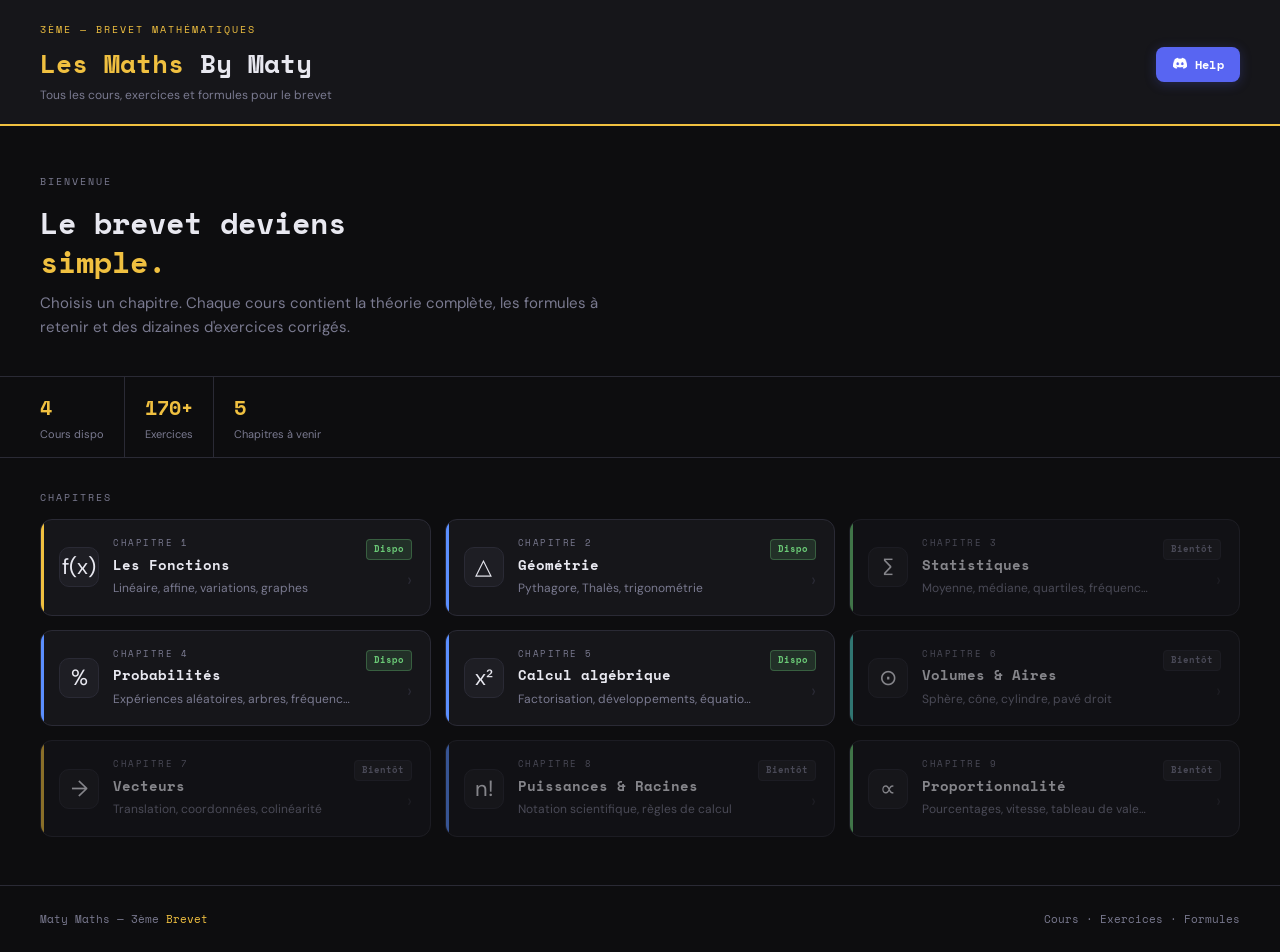
<file: index.html>
<!DOCTYPE html>
<html lang="fr">
<head>
<meta charset="UTF-8">
<meta name="viewport" content="width=device-width, initial-scale=1.0, maximum-scale=1.0">
<title>Maty Maths — Cours de 3ème</title>
<link href="https://fonts.googleapis.com/css2?family=Space+Mono:ital,wght@0,400;0,700;1,400&family=DM+Sans:ital,opsz,wght@0,9..40,300;0,9..40,500;0,9..40,700;1,9..40,300&display=swap" rel="stylesheet">
<style>
  :root {
    --bg: #0d0d0f;
    --surface: #16161a;
    --surface2: #1e1e24;
    --border: #2a2a35;
    --accent: #f0c040;
    --accent2: #5b8fff;
    --accent3: #ff6b6b;
    --accent4: #4ecdc4;
    --accent5: #b57bee;
    --text: #e8e8f0;
    --text-muted: #7a7a90;
    --green: #6bcb77;
    --discord: #5865F2;
    --discord-hover: #4752c4;
  }

  * { box-sizing: border-box; margin: 0; padding: 0; }

  body {
    background: var(--bg);
    color: var(--text);
    font-family: 'DM Sans', sans-serif;
    font-size: 15px;
    line-height: 1.65;
    min-height: 100vh;
  }

  /* HEADER */
  .header {
    background: var(--surface);
    border-bottom: 2px solid var(--accent);
    padding: 20px 20px 16px;
    position: sticky;
    top: 0;
    z-index: 100;
    display: flex;
    align-items: center;
    justify-content: space-between;
    gap: 12px;
  }
  .header-left { flex: 1; min-width: 0; }
  .header-tag {
    font-family: 'Space Mono', monospace;
    font-size: 10px;
    color: var(--accent);
    letter-spacing: 2px;
    text-transform: uppercase;
    margin-bottom: 3px;
  }
  .header h1 {
    font-family: 'Space Mono', monospace;
    font-size: 20px;
    font-weight: 700;
  }
  .header h1 span { color: var(--accent); }
  .header-sub { font-size: 12px; color: var(--text-muted); margin-top: 2px; }

  /* DISCORD BUTTON */
  .discord-btn {
    display: flex;
    align-items: center;
    gap: 7px;
    background: var(--discord);
    color: #fff;
    border: none;
    border-radius: 8px;
    padding: 9px 16px;
    font-family: 'Space Mono', monospace;
    font-size: 12px;
    font-weight: 700;
    cursor: pointer;
    flex-shrink: 0;
    transition: background 0.18s, transform 0.12s, box-shadow 0.18s;
    box-shadow: 0 2px 12px rgba(88,101,242,0.25);
    letter-spacing: 0.3px;
    position: relative;
  }
  .discord-btn:hover {
    background: var(--discord-hover);
    transform: translateY(-1px);
    box-shadow: 0 4px 20px rgba(88,101,242,0.45);
  }
  .discord-btn:active {
    transform: translateY(0);
  }
  .discord-btn img {
    width: 16px;
    height: 16px;
    object-fit: contain;
    filter: brightness(0) invert(1);
  }

  /* DISCORD POPUP OVERLAY */
  .dc-overlay {
    position: fixed;
    inset: 0;
    z-index: 200;
    background: rgba(0,0,0,0.55);
    backdrop-filter: blur(3px);
    display: none;
  }
  .dc-overlay.open { display: block; }

  /* POPUP */
  .dc-popup {
    position: fixed;
    top: 50%;
    left: 50%;
    z-index: 201;
    background: var(--surface);
    border: 1px solid var(--discord);
    border-radius: 24px;
    padding: 40px 36px 32px;
    width: 340px;
    box-shadow: 0 24px 80px rgba(88,101,242,0.35), 0 4px 24px rgba(0,0,0,0.6);
    display: none;
    flex-direction: column;
    align-items: center;
    transform: translate(-50%, -50%) scale(0.92);
    opacity: 0;
    transition: transform 0.25s cubic-bezier(0.34,1.56,0.64,1), opacity 0.2s ease;
  }
  .dc-popup.open {
    display: flex;
    transform: translate(-50%, -50%) scale(1);
    opacity: 1;
  }

  .dc-popup-title {
    font-family: 'Space Mono', monospace;
    font-size: 17px;
    font-weight: 700;
    color: var(--text);
    margin-bottom: 24px;
    text-align: center;
    line-height: 1.4;
  }
  .dc-popup-title span { color: var(--discord); }

  .dc-avatar {
    width: 100px;
    height: 100px;
    border-radius: 50%;
    object-fit: cover;
    border: 3px solid var(--discord);
    box-shadow: 0 0 0 6px rgba(88,101,242,0.18);
    margin-bottom: 20px;
    display: block;
  }

  .dc-username {
    font-family: 'Space Mono', monospace;
    font-size: 16px;
    font-weight: 700;
    color: var(--text);
    cursor: pointer;
    padding: 10px 22px;
    border-radius: 10px;
    border: 1px solid var(--border);
    background: var(--surface2);
    transition: border-color 0.16s, color 0.16s, background 0.16s, transform 0.12s;
    user-select: none;
    display: flex;
    align-items: center;
    gap: 9px;
  }
  .dc-username:hover {
    border-color: var(--discord);
    color: #fff;
    background: rgba(88,101,242,0.15);
    transform: scale(1.04);
  }
  .dc-username:active {
    transform: scale(0.97);
  }
  .dc-copy-icon {
    font-size: 14px;
    color: var(--text-muted);
    transition: color 0.16s;
  }
  .dc-username:hover .dc-copy-icon { color: var(--discord); }

  /* Feedback copié */
  .dc-copied {
    font-family: 'Space Mono', monospace;
    font-size: 11px;
    color: var(--green);
    margin-top: 10px;
    letter-spacing: 1px;
    opacity: 0;
    transition: opacity 0.2s;
    height: 16px;
  }
  .dc-copied.show { opacity: 1; }

  /* HERO */
  .hero {
    padding: 36px 20px 28px;
    border-bottom: 1px solid var(--border);
  }
  .hero-label {
    font-family: 'Space Mono', monospace;
    font-size: 10px;
    color: var(--text-muted);
    letter-spacing: 2px;
    text-transform: uppercase;
    margin-bottom: 12px;
  }
  .hero h2 {
    font-family: 'Space Mono', monospace;
    font-size: 22px;
    font-weight: 700;
    line-height: 1.3;
    margin-bottom: 10px;
  }
  .hero h2 em {
    font-style: normal;
    color: var(--accent);
  }
  .hero p {
    font-size: 14px;
    color: var(--text-muted);
    max-width: 560px;
  }

  /* STATS BAR */
  .stats-bar {
    display: flex;
    gap: 0;
    padding: 0 20px;
    border-bottom: 1px solid var(--border);
    overflow-x: auto;
    scrollbar-width: none;
  }
  .stats-bar::-webkit-scrollbar { display: none; }
  .stat {
    flex-shrink: 0;
    padding: 14px 20px 14px 0;
    margin-right: 20px;
    border-right: 1px solid var(--border);
  }
  .stat:last-child { border-right: none; }
  .stat-val {
    font-family: 'Space Mono', monospace;
    font-size: 20px;
    font-weight: 700;
    color: var(--accent);
  }
  .stat-label {
    font-size: 11px;
    color: var(--text-muted);
    margin-top: 1px;
  }

  /* SECTION LABEL */
  .section-label {
    font-family: 'Space Mono', monospace;
    font-size: 10px;
    color: var(--text-muted);
    letter-spacing: 2px;
    text-transform: uppercase;
    padding: 24px 20px 10px;
  }

  /* COURS GRID */
  .cours-grid {
    padding: 0 20px 32px;
    display: grid;
    grid-template-columns: 1fr;
    gap: 10px;
  }

  .cours-card {
    background: var(--surface);
    border: 1px solid var(--border);
    border-radius: 12px;
    padding: 16px 18px;
    text-decoration: none;
    color: inherit;
    display: flex;
    align-items: center;
    gap: 14px;
    transition: border-color 0.2s, background 0.2s;
    position: relative;
    overflow: hidden;
  }
  .cours-card:hover {
    border-color: var(--accent);
    background: var(--surface2);
  }
  .cours-card.available:hover .card-arrow { color: var(--accent); }

  .cours-card::before {
    content: '';
    position: absolute;
    left: 0; top: 0; bottom: 0;
    width: 3px;
    background: var(--accent);
    border-radius: 12px 0 0 12px;
  }
  .cours-card.color-blue::before  { background: var(--accent2); }
  .cours-card.color-red::before   { background: var(--accent3); }
  .cours-card.color-teal::before  { background: var(--accent4); }
  .cours-card.color-purple::before{ background: var(--accent5); }
  .cours-card.color-green::before { background: var(--green); }

  .card-icon {
    font-size: 22px;
    flex-shrink: 0;
    width: 40px;
    height: 40px;
    display: flex;
    align-items: center;
    justify-content: center;
    background: var(--surface2);
    border-radius: 10px;
    border: 1px solid var(--border);
  }

  .card-body { flex: 1; min-width: 0; }
  .card-chapter {
    font-family: 'Space Mono', monospace;
    font-size: 9px;
    color: var(--text-muted);
    letter-spacing: 1.5px;
    text-transform: uppercase;
    margin-bottom: 2px;
  }
  .card-name {
    font-family: 'Space Mono', monospace;
    font-size: 13px;
    font-weight: 700;
    color: var(--text);
    white-space: nowrap;
    overflow: hidden;
    text-overflow: ellipsis;
  }
  .card-desc {
    font-size: 12px;
    color: var(--text-muted);
    margin-top: 3px;
    white-space: nowrap;
    overflow: hidden;
    text-overflow: ellipsis;
  }

  .card-right {
    display: flex;
    flex-direction: column;
    align-items: flex-end;
    gap: 6px;
    flex-shrink: 0;
  }
  .card-arrow {
    font-size: 18px;
    color: var(--border);
    transition: color 0.2s;
  }
  .badge-dispo {
    font-family: 'Space Mono', monospace;
    font-size: 9px;
    padding: 2px 7px;
    border-radius: 4px;
    font-weight: 700;
    background: rgba(107,203,119,0.15);
    color: var(--green);
    border: 1px solid rgba(107,203,119,0.3);
  }
  .badge-soon {
    font-family: 'Space Mono', monospace;
    font-size: 9px;
    padding: 2px 7px;
    border-radius: 4px;
    font-weight: 700;
    background: rgba(122,122,144,0.1);
    color: var(--text-muted);
    border: 1px solid var(--border);
  }

  .cours-card.coming-soon {
    opacity: 0.55;
    cursor: default;
    pointer-events: none;
  }

  /* FOOTER */
  .footer {
    border-top: 1px solid var(--border);
    padding: 20px;
    font-family: 'Space Mono', monospace;
    font-size: 11px;
    color: var(--text-muted);
    display: flex;
    justify-content: space-between;
    align-items: center;
    flex-wrap: wrap;
    gap: 8px;
  }
  .footer span { color: var(--accent); }

  /* DESKTOP */
  @media (min-width: 768px) {
    .header { padding: 22px 40px 18px; }
    .header h1 { font-size: 26px; }
    .hero { padding: 48px 40px 36px; }
    .hero h2 { font-size: 30px; }
    .hero p { font-size: 15px; }
    .stats-bar { padding: 0 40px; }
    .section-label { padding: 32px 40px 12px; }
    .cours-grid {
      padding: 0 40px 48px;
      grid-template-columns: 1fr 1fr;
      gap: 14px;
    }
    .footer { padding: 24px 40px; }
    .card-name { font-size: 14px; }

  }

  @media (min-width: 1100px) {
    .cours-grid { grid-template-columns: 1fr 1fr 1fr; }
  }
</style>
</head>
<body>

<div class="header">
  <div class="header-left">
    <div class="header-tag">3ème — Brevet Mathématiques</div>
    <h1><span>Les Maths</span> By Maty</h1>
    <div class="header-sub">Tous les cours, exercices et formules pour le brevet</div>
  </div>

  <!-- BOUTON DISCORD -->
  <button class="discord-btn" id="dcBtn" onclick="togglePopup()">
    <img src="dc.png" alt="Discord">
    Help
  </button>
</div>

<!-- OVERLAY (ferme le popup si on clique dehors) -->
<div class="dc-overlay" id="dcOverlay" onclick="closePopup()"></div>

<!-- POPUP DISCORD -->
<div class="dc-popup" id="dcPopup">
  <div class="dc-popup-title">Besoin d'aide ?<br><span>DM moi !</span></div>
  <img src="pdp.png" alt="Photo de profil" class="dc-avatar">
  <div class="dc-username" id="usernameBtn" onclick="copyUsername()">
    sk9maty
    <span class="dc-copy-icon">⎘</span>
  </div>
  <div class="dc-copied" id="copiedMsg">✓ Copié !</div>
</div>

<div class="hero">
  <div class="hero-label">Bienvenue</div>
  <h2>Le brevet deviens<br><em>simple.</em></h2>
  <p>Choisis un chapitre. Chaque cours contient la théorie complète, les formules à retenir et des dizaines d'exercices corrigés.</p>
</div>

<div class="stats-bar">
  <div class="stat">
    <div class="stat-val">4</div>
    <div class="stat-label">Cours dispo</div>
  </div>
  <div class="stat">
    <div class="stat-val">170+</div>
    <div class="stat-label">Exercices</div>
  </div>
  <div class="stat">
    <div class="stat-val">5</div>
    <div class="stat-label">Chapitres à venir</div>
  </div>
</div>

<div class="section-label">Chapitres</div>

<div class="cours-grid">

  <a href="cours/fonctions-brevet.html" class="cours-card available color-yellow">
    <div class="card-icon"> f(x) </div>
    <div class="card-body">
      <div class="card-chapter">Chapitre 1</div>
      <div class="card-name">Les Fonctions</div>
      <div class="card-desc">Linéaire, affine, variations, graphes</div>
    </div>
    <div class="card-right">
      <div class="badge-dispo">Dispo</div>
      <div class="card-arrow">›</div>
    </div>
  </a>

  <a href="cours/géométrie-brevet.html" class="cours-card available color-blue">
    <div class="card-icon">△</div>
    <div class="card-body">
      <div class="card-chapter">Chapitre 2</div>
      <div class="card-name">Géométrie</div>
      <div class="card-desc">Pythagore, Thalès, trigonométrie</div>
    </div>
    <div class="card-right">
      <div class="badge-dispo">Dispo</div>
      <div class="card-arrow">›</div>
    </div>
  </a>

  <div class="cours-card coming-soon color-green">
    <div class="card-icon">∑</div>
    <div class="card-body">
      <div class="card-chapter">Chapitre 3</div>
      <div class="card-name">Statistiques</div>
      <div class="card-desc">Moyenne, médiane, quartiles, fréquences</div>
    </div>
    <div class="card-right">
      <div class="badge-soon">Bientôt</div>
      <div class="card-arrow">›</div>
    </div>
  </div>

 <a href="cours/probabilités.html" class="cours-card available color-blue">
    <div class="card-icon">%</div>
    <div class="card-body">
      <div class="card-chapter">Chapitre 4</div>
      <div class="card-name">Probabilités</div>
      <div class="card-desc">Expériences aléatoires, arbres, fréquences</div>
    </div>
    <div class="card-right">
      <div class="badge-dispo">Dispo</div>
      <div class="card-arrow">›</div>
    </div>
  </a>

 <a href="cours/calcul-algébrique.html" class="cours-card available color-blue">
    <div class="card-icon">x²</div>
    <div class="card-body">
      <div class="card-chapter">Chapitre 5</div>
      <div class="card-name">Calcul algébrique</div>
      <div class="card-desc">Factorisation, développements, équations</div>
    </div>
    <div class="card-right">
      <div class="badge-dispo">Dispo</div>
      <div class="card-arrow">›</div>
    </div>
  </a>

  <div class="cours-card coming-soon color-teal">
    <div class="card-icon">⊙</div>
    <div class="card-body">
      <div class="card-chapter">Chapitre 6</div>
      <div class="card-name">Volumes & Aires</div>
      <div class="card-desc">Sphère, cône, cylindre, pavé droit</div>
    </div>
    <div class="card-right">
      <div class="badge-soon">Bientôt</div>
      <div class="card-arrow">›</div>
    </div>
  </div>

  <div class="cours-card coming-soon color-yellow">
    <div class="card-icon">→</div>
    <div class="card-body">
      <div class="card-chapter">Chapitre 7</div>
      <div class="card-name">Vecteurs</div>
      <div class="card-desc">Translation, coordonnées, colinéarité</div>
    </div>
    <div class="card-right">
      <div class="badge-soon">Bientôt</div>
      <div class="card-arrow">›</div>
    </div>
  </div>

  <div class="cours-card coming-soon color-blue">
    <div class="card-icon">n!</div>
    <div class="card-body">
      <div class="card-chapter">Chapitre 8</div>
      <div class="card-name">Puissances & Racines</div>
      <div class="card-desc">Notation scientifique, règles de calcul</div>
    </div>
    <div class="card-right">
      <div class="badge-soon">Bientôt</div>
      <div class="card-arrow">›</div>
    </div>
  </div>

  <div class="cours-card coming-soon color-green">
    <div class="card-icon">∝</div>
    <div class="card-body">
      <div class="card-chapter">Chapitre 9</div>
      <div class="card-name">Proportionnalité</div>
      <div class="card-desc">Pourcentages, vitesse, tableau de valeurs</div>
    </div>
    <div class="card-right">
      <div class="badge-soon">Bientôt</div>
      <div class="card-arrow">›</div>
    </div>
  </div>

</div>

<div class="footer">
  <div>Maty Maths — 3ème <span>Brevet</span></div>
  <div>Cours · Exercices · Formules</div>
</div>

<script>
  let popupOpen = false;

  function togglePopup() {
    popupOpen ? closePopup() : openPopup();
  }

  function openPopup() {
    popupOpen = true;
    const popup = document.getElementById('dcPopup');
    const overlay = document.getElementById('dcOverlay');
    overlay.classList.add('open');
    popup.style.display = 'flex';
    // Force reflow pour l'animation
    popup.getBoundingClientRect();
    popup.classList.add('open');
  }

  function closePopup() {
    popupOpen = false;
    const popup = document.getElementById('dcPopup');
    const overlay = document.getElementById('dcOverlay');
    popup.classList.remove('open');
    overlay.classList.remove('open');
    setTimeout(() => {
      if (!popupOpen) popup.style.display = 'none';
    }, 220);
  }

  function copyUsername() {
    navigator.clipboard.writeText('sk9maty').then(() => {
      const msg = document.getElementById('copiedMsg');
      msg.classList.add('show');
      setTimeout(() => msg.classList.remove('show'), 2000);
    });
  }
</script>

</body>
</html>
</file>
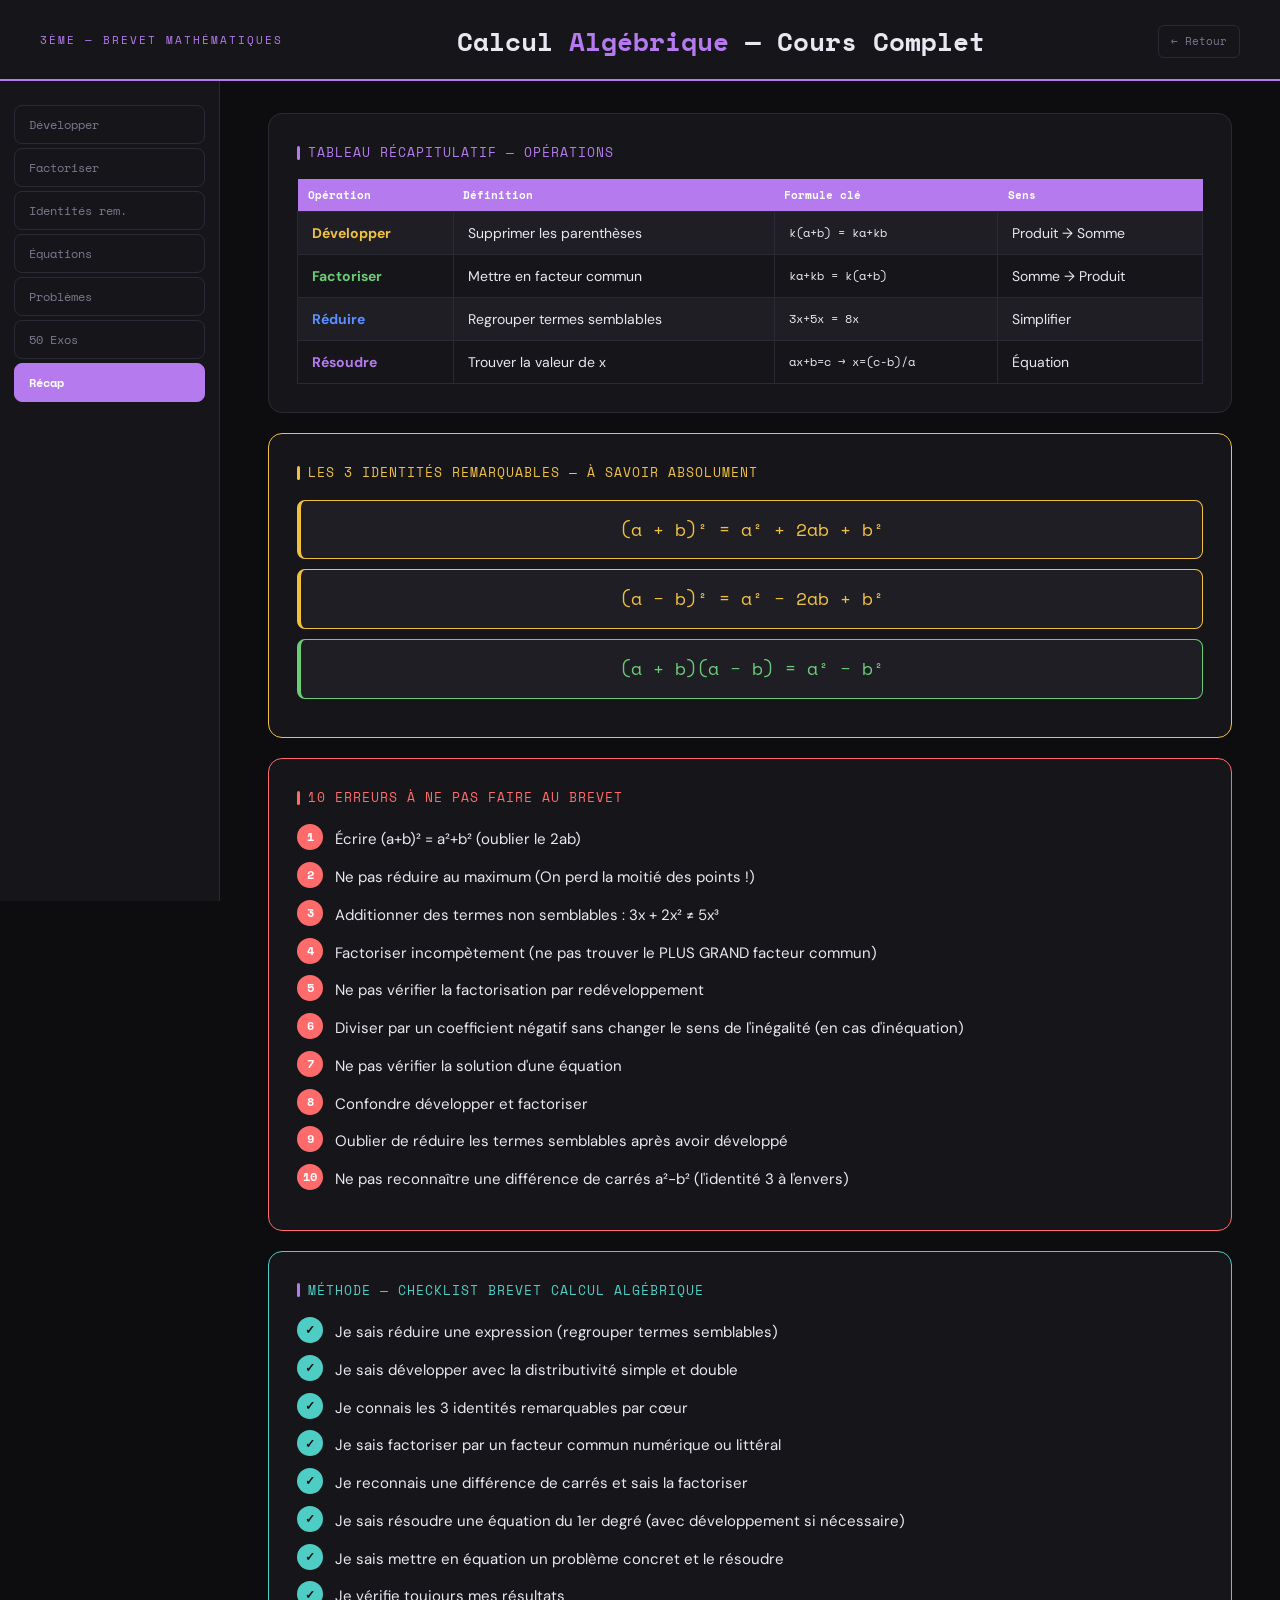
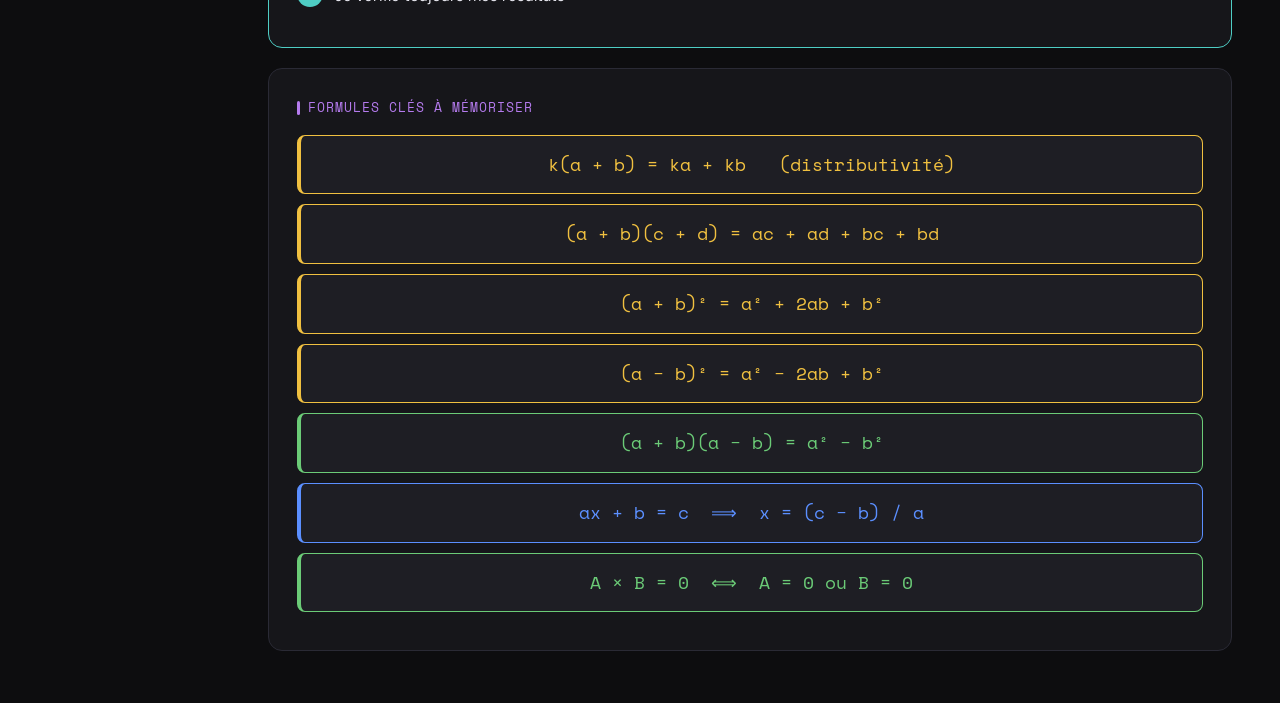
<file: cours/calcul-algébrique.html>
<html lang="fr"><head>
<meta charset="UTF-8">
<meta name="viewport" content="width=device-width, initial-scale=1.0, maximum-scale=1.0">
<title>Calcul Algébrique — Brevet Complet</title>
<link href="https://fonts.googleapis.com/css2?family=Space+Mono:ital,wght@0,400;0,700;1,400&amp;family=DM+Sans:ital,opsz,wght@0,9..40,300;0,9..40,500;0,9..40,700;1,9..40,300&amp;display=swap" rel="stylesheet">
<style>
  :root {
    --bg: #0d0d0f;
    --surface: #16161a;
    --surface2: #1e1e24;
    --surface3: #242430;
    --border: #2a2a35;
    --accent: #f0c040;
    --accent2: #5b8fff;
    --accent3: #ff6b6b;
    --accent4: #4ecdc4;
    --accent5: #b57bee;
    --text: #e8e8f0;
    --text-muted: #7a7a90;
    --green: #6bcb77;
  }
  * { box-sizing: border-box; margin: 0; padding: 0; }
  body {
    background: var(--bg);
    color: var(--text);
    font-family: 'DM Sans', sans-serif;
    font-size: 15px;
    line-height: 1.65;
    min-height: 100vh;
    overflow-x: hidden;
  }
  .header {
    background: var(--surface);
    border-bottom: 2px solid var(--accent5);
    padding: 18px 18px 14px;
    position: sticky;
    top: 0;
    z-index: 100;
  }
  .header-tag { font-family: 'Space Mono', monospace; font-size: 10px; color: var(--accent5); letter-spacing: 2px; text-transform: uppercase; margin-bottom: 3px; }
  .header h1 { font-family: 'Space Mono', monospace; font-size: 19px; font-weight: 700; }
  .header h1 span { color: var(--accent5); }
  .header-sub { font-size: 12px; color: var(--text-muted); margin-top: 2px; }
  .header-back { font-family: 'Space Mono', monospace; font-size: 11px; color: var(--text-muted); text-decoration: none; padding: 6px 12px; border: 1px solid var(--border); border-radius: 6px; transition: all 0.2s; white-space: nowrap; }
  .header-back:hover { color: var(--accent2); border-color: var(--accent2); }

  .nav-scroll { display: flex; gap: 5px; padding: 10px 16px; overflow-x: auto; scrollbar-width: none; background: var(--surface); border-bottom: 1px solid var(--border); }
  .nav-scroll::-webkit-scrollbar { display: none; }
  .nav-tab { flex-shrink: 0; padding: 6px 13px; border-radius: 20px; font-family: 'Space Mono', monospace; font-size: 11px; cursor: pointer; border: 1px solid var(--border); background: transparent; color: var(--text-muted); transition: all 0.2s; white-space: nowrap; }
  .nav-tab.active { background: var(--accent5); color: #fff; border-color: var(--accent5); font-weight: 700; }

  .section { display: none; padding: 16px; }
  .section.active { display: block; }

  .card { background: var(--surface); border: 1px solid var(--border); border-radius: 12px; padding: 18px; margin-bottom: 15px; }
  .card-title { font-family: 'Space Mono', monospace; font-size: 12px; color: var(--accent5); letter-spacing: 1px; text-transform: uppercase; margin-bottom: 12px; display: flex; align-items: center; gap: 8px; }
  .card-title::before { content: ''; width: 3px; height: 14px; background: var(--accent5); border-radius: 2px; }
  .card-title.yellow { color: var(--accent); }
  .card-title.yellow::before { background: var(--accent); }
  .card-title.blue { color: var(--accent2); }
  .card-title.blue::before { background: var(--accent2); }
  .card-title.green { color: var(--green); }
  .card-title.green::before { background: var(--green); }
  .card-title.red { color: var(--accent3); }
  .card-title.red::before { background: var(--accent3); }

  .formula { background: var(--surface2); border: 1px solid var(--accent5); border-left: 4px solid var(--accent5); border-radius: 8px; padding: 12px 16px; margin: 10px 0; font-family: 'Space Mono', monospace; font-size: 15px; color: var(--accent5); text-align: center; }
  .formula.yellow { border-color: var(--accent); border-left-color: var(--accent); color: var(--accent); }
  .formula.blue { border-color: var(--accent2); border-left-color: var(--accent2); color: var(--accent2); }
  .formula.green { border-color: var(--green); border-left-color: var(--green); color: var(--green); }
  .formula.red { border-color: var(--accent3); border-left-color: var(--accent3); color: var(--accent3); }

  .vocab-grid { display: grid; grid-template-columns: 1fr 1fr; gap: 8px; margin-top: 10px; }
  .vocab-item { background: var(--surface2); border-radius: 8px; padding: 10px 12px; border-left: 3px solid var(--accent5); }
  .vocab-term { font-family: 'Space Mono', monospace; font-size: 11px; color: var(--accent5); font-weight: 700; margin-bottom: 3px; }
  .vocab-def { font-size: 12px; color: var(--text-muted); }

  .steps { margin: 10px 0; }
  .step { display: flex; gap: 12px; align-items: flex-start; margin-bottom: 10px; }
  .step-num { flex-shrink: 0; width: 26px; height: 26px; background: var(--accent5); color: #fff; border-radius: 50%; font-family: 'Space Mono', monospace; font-size: 12px; font-weight: 700; display: flex; align-items: center; justify-content: center; }
  .step-num.yellow { background: var(--accent); color: #0d0d0f; }
  .step-num.green { background: var(--green); color: #0d0d0f; }
  .step-num.red { background: var(--accent3); color: white; }
  .step-num.blue { background: var(--accent2); color: white; }
  .step-text { font-size: 14px; padding-top: 3px; }

  .alert { background: rgba(255,107,107,0.1); border: 1px solid var(--accent3); border-radius: 8px; padding: 12px 14px; margin: 10px 0; font-size: 13px; color: var(--accent3); }
  .alert-title { font-family: 'Space Mono', monospace; font-size: 11px; font-weight: 700; margin-bottom: 4px; letter-spacing: 1px; }
  .tip { background: rgba(78,205,196,0.1); border: 1px solid var(--accent4); border-radius: 8px; padding: 12px 14px; margin: 10px 0; font-size: 13px; color: var(--accent4); }
  .tip-title { font-family: 'Space Mono', monospace; font-size: 11px; font-weight: 700; margin-bottom: 4px; letter-spacing: 1px; }
  .info { background: rgba(91,143,255,0.1); border: 1px solid var(--accent2); border-radius: 8px; padding: 12px 14px; margin: 10px 0; font-size: 13px; color: var(--accent2); }
  .info-title { font-family: 'Space Mono', monospace; font-size: 11px; font-weight: 700; margin-bottom: 4px; letter-spacing: 1px; }
  .success { background: rgba(107,203,119,0.1); border: 1px solid var(--green); border-radius: 8px; padding: 12px 14px; margin: 10px 0; font-size: 13px; color: var(--green); }

  .exo-card { background: var(--surface); border: 1px solid var(--border); border-radius: 12px; margin-bottom: 12px; overflow: hidden; }
  .exo-header { padding: 14px 16px; display: flex; justify-content: space-between; align-items: center; cursor: pointer; user-select: none; gap: 8px; }
  .exo-header:hover { background: var(--surface2); }
  .exo-badge { font-family: 'Space Mono', monospace; font-size: 10px; padding: 3px 8px; border-radius: 4px; font-weight: 700; flex-shrink: 0; }
  .badge-easy { background: rgba(107,203,119,0.2); color: var(--green); }
  .badge-med { background: rgba(240,192,64,0.2); color: var(--accent); }
  .badge-hard { background: rgba(255,107,107,0.2); color: var(--accent3); }
  .exo-num { font-family: 'Space Mono', monospace; font-size: 10px; color: var(--text-muted); flex-shrink: 0; }
  .exo-title { font-size: 14px; font-weight: 500; flex: 1; }
  .exo-arrow { color: var(--text-muted); font-size: 18px; transition: transform 0.2s; flex-shrink: 0; }
  .exo-arrow.open { transform: rotate(90deg); }
  .exo-body { display: none; padding: 0 16px 16px; border-top: 1px solid var(--border); padding-top: 14px; }
  .exo-body.open { display: block; }
  .exo-question { font-size: 14px; margin-bottom: 14px; color: var(--text); line-height: 1.7; }
  .exo-hint { font-size: 12px; color: var(--text-muted); margin-bottom: 12px; background: var(--surface2); border-radius: 6px; padding: 8px 12px; }

  .answer-input { width: 100%; background: var(--surface2); border: 1px solid var(--border); border-radius: 8px; padding: 10px 14px; color: var(--text); font-family: 'Space Mono', monospace; font-size: 14px; outline: none; transition: border-color 0.2s; margin-bottom: 10px; }
  .answer-input:focus { border-color: var(--accent2); }

  .btn { display: inline-block; padding: 10px 20px; border-radius: 8px; font-family: 'Space Mono', monospace; font-size: 12px; font-weight: 700; cursor: pointer; border: none; transition: all 0.15s; letter-spacing: 0.5px; }
  .btn-primary { background: var(--accent5); color: #fff; }
  .btn-primary:active { transform: scale(0.97); }
  .btn-secondary { background: var(--surface2); color: var(--text); border: 1px solid var(--border); }
  .btn-show { background: rgba(91,143,255,0.15); color: var(--accent2); border: 1px solid var(--accent2); margin-left: 8px; }

  .feedback { margin-top: 10px; padding: 10px 14px; border-radius: 8px; font-size: 13px; font-family: 'Space Mono', monospace; display: none; }
  .feedback.correct { background: rgba(107,203,119,0.15); color: var(--green); border: 1px solid var(--green); }
  .feedback.wrong { background: rgba(255,107,107,0.15); color: var(--accent3); border: 1px solid var(--accent3); }

  .solution-box { margin-top: 12px; background: var(--surface2); border: 1px solid var(--border); border-radius: 8px; padding: 12px; font-size: 13px; display: none; }
  .solution-box.visible { display: block; }
  .solution-title { font-family: 'Space Mono', monospace; font-size: 11px; color: var(--accent2); margin-bottom: 8px; letter-spacing: 1px; }

  .filter-tabs { display: flex; gap: 6px; margin-bottom: 14px; flex-wrap: wrap; }
  .filter-tab { padding: 6px 14px; border-radius: 20px; font-family: 'Space Mono', monospace; font-size: 11px; cursor: pointer; border: 1px solid var(--border); background: var(--surface2); color: var(--text-muted); transition: all 0.15s; }
  .filter-tab.active-all { background: var(--surface3); color: var(--text); border-color: var(--text-muted); }
  .filter-tab.active-easy { background: rgba(107,203,119,0.2); color: var(--green); border-color: var(--green); }
  .filter-tab.active-med { background: rgba(240,192,64,0.2); color: var(--accent); border-color: var(--accent); }
  .filter-tab.active-hard { background: rgba(255,107,107,0.2); color: var(--accent3); border-color: var(--accent3); }

  .mcq-options { display: flex; flex-direction: column; gap: 8px; margin-bottom: 10px; }
  .mcq-btn { padding: 10px 16px; border-radius: 8px; font-family: 'Space Mono', monospace; font-size: 13px; cursor: pointer; border: 1px solid var(--border); background: var(--surface2); color: var(--text); text-align: left; transition: all 0.15s; }
  .mcq-btn:hover { border-color: var(--accent5); color: var(--accent5); }
  .mcq-btn.correct { background: rgba(107,203,119,0.15); color: var(--green); border-color: var(--green); }
  .mcq-btn.wrong { background: rgba(255,107,107,0.15); color: var(--accent3); border-color: var(--accent3); }

  .progress-bar-wrap { background: var(--surface2); border-radius: 10px; height: 8px; margin: 8px 0 16px; overflow: hidden; }
  .progress-bar-fill { height: 100%; background: linear-gradient(90deg, var(--accent5), var(--accent2)); border-radius: 10px; transition: width 0.4s ease; }
  .progress-label { font-family: 'Space Mono', monospace; font-size: 11px; color: var(--text-muted); display: flex; justify-content: space-between; margin-bottom: 4px; }

  .summary-table { width: 100%; border-collapse: collapse; font-size: 13px; margin-top: 12px; }
  .summary-table th { background: var(--accent5); color: #fff; padding: 8px 10px; font-family: 'Space Mono', monospace; font-size: 11px; text-align: left; }
  .summary-table td { padding: 10px; border: 1px solid var(--border); vertical-align: top; font-size: 13px; }
  .summary-table tr:nth-child(even) td { background: var(--surface2); }

  .val-table { width: 100%; border-collapse: collapse; font-family: 'Space Mono', monospace; font-size: 13px; margin: 12px 0; }
  .val-table th { background: var(--surface2); color: var(--accent5); padding: 8px 6px; text-align: center; border: 1px solid var(--border); font-size: 11px; }
  .val-table td { padding: 8px 6px; text-align: center; border: 1px solid var(--border); color: var(--text); }
  .val-table .hl { color: var(--accent5); font-weight: 700; }
  .val-table .hl-blue { color: var(--accent2); font-weight: 700; }
  .val-table .hl-green { color: var(--green); font-weight: 700; }
  .val-table .hl-red { color: var(--accent3); font-weight: 700; }

  p { margin-bottom: 8px; }
  p:last-child { margin-bottom: 0; }
  strong { color: var(--text); font-weight: 700; }
  .highlight { color: var(--accent5); font-family: 'Space Mono', monospace; }
  .hl-blue { color: var(--accent2); font-family: 'Space Mono', monospace; }
  .hl-green { color: var(--green); font-family: 'Space Mono', monospace; }
  .hl-red { color: var(--accent3); font-family: 'Space Mono', monospace; }
  .hl-yellow { color: var(--accent); font-family: 'Space Mono', monospace; }
  small { font-size: 12px; color: var(--text-muted); }
  hr { border: none; border-top: 1px solid var(--border); margin: 14px 0; }
  .section-divider { font-family: 'Space Mono', monospace; font-size: 10px; color: var(--text-muted); letter-spacing: 2px; text-transform: uppercase; margin: 20px 0 10px; padding: 0 4px; }

  @media (min-width: 768px) {
    body { font-size: 16px; }
    .page-wrapper { display: flex; min-height: 100vh; }
    .header { padding: 20px 40px 16px; display: flex; align-items: center; justify-content: space-between; gap: 24px; }
    .header-content { flex: 1; }
    .header-tag { font-size: 11px; }
    .header h1 { font-size: 26px; }
    .header-sub { font-size: 13px; }
    .nav-scroll { display: flex; flex-direction: column; gap: 4px; padding: 24px 14px; overflow-x: visible; overflow-y: auto; width: 200px; min-width: 200px; height: calc(100vh - 80px); position: sticky; top: 80px; border-bottom: none; border-right: 1px solid var(--border); background: var(--surface); align-self: flex-start; }
    .nav-tab { width: 100%; text-align: left; border-radius: 8px; padding: 10px 14px; font-size: 12px; white-space: normal; }
    .nav-tab.active { border-radius: 8px; }
    .main-content { flex: 1; min-width: 0; padding: 0; }
    .section { padding: 28px 36px; width: 100%; }
    .cards-grid { display: grid; grid-template-columns: 1fr 1fr; gap: 18px; }
    .cards-grid .card { margin-bottom: 0; }
    .card { padding: 24px; margin-bottom: 20px; border-radius: 14px; }
    .card-title { font-size: 13px; margin-bottom: 16px; }
    .formula { font-size: 17px; padding: 14px 20px; }
    .vocab-grid { grid-template-columns: 1fr 1fr 1fr; gap: 12px; }
    .vocab-def { font-size: 13px; }
    .val-table { font-size: 14px; }
    .val-table th, .val-table td { padding: 10px 12px; }
    .step-text { font-size: 15px; }
    .exo-grid { display: grid; grid-template-columns: 1fr 1fr; gap: 14px; }
    .exo-grid .exo-card { margin-bottom: 0; }
    .exo-title { font-size: 15px; }
    .exo-question { font-size: 15px; }
    .answer-input { font-size: 15px; padding: 12px 16px; }
    .btn:hover { opacity: 0.88; transform: translateY(-1px); }
    .summary-table td { font-size: 14px; padding: 12px 14px; }
    .mcq-options { flex-direction: row; flex-wrap: wrap; }
    .mcq-btn { flex: 1 1 40%; }
    .filter-tabs { gap: 10px; margin-bottom: 20px; }
    .filter-tab { padding: 8px 18px; font-size: 12px; }
    .section-divider { font-size: 11px; margin: 28px 0 14px; }
  }
  @media (min-width: 1200px) {
    .nav-scroll { width: 220px; min-width: 220px; }
    .section { padding: 32px 48px; }
    .card { padding: 28px; }
    .formula { font-size: 18px; }
  }
</style>
</head>
<body>

<div class="header">
  <div class="header-tag">3ème — Brevet Mathématiques</div>
  <h1>Calcul <span>Algébrique</span> — Cours Complet</h1>
  <a href="../index.html" class="header-back">← Retour</a>
</div>

<div class="page-wrapper">
<div class="nav-scroll">
  
  <button class="nav-tab" onclick="showSection('developper')">Développer</button>
  <button class="nav-tab" onclick="showSection('factoriser')">Factoriser</button>
  <button class="nav-tab" onclick="showSection('identites')">Identités rem.</button>
  <button class="nav-tab" onclick="showSection('equations')">Équations</button>
  <button class="nav-tab" onclick="showSection('problemes')">Problèmes</button>
  <button class="nav-tab" onclick="showSection('exercices')">50 Exos</button>
  <button class="nav-tab active" onclick="showSection('recap')">Récap</button>
</div>
<div class="main-content">

<!-- ============================================================ -->
<!-- COURS                                                         -->
<!-- ============================================================ -->
<div class="section" id="section-cours">

  <div class="section-divider">1 — Vocabulaire fondamental</div>

  

  <div class="card">
    <div class="card-title">Réduire une expression</div>
    <p><strong>Réduire</strong> = regrouper les termes semblables pour simplifier l'expression.</p>
    <div class="formula yellow">3x + 5x = 8x &nbsp;&nbsp; (on additionne les coefficients)</div>
    <p><strong>Exemples :</strong></p>
    <div class="steps">
      <div class="step">
        <div class="step-num yellow">1</div>
        <div class="step-text"><span class="hl-yellow">5x + 3x − 2x</span> = (5 + 3 − 2)x = <span class="hl-green">6x</span></div>
      </div>
      <div class="step">
        <div class="step-num yellow">2</div>
        <div class="step-text"><span class="hl-yellow">4x² − x² + 3x − x</span> = 3x² + 2x</div>
      </div>
      <div class="step">
        <div class="step-num yellow">3</div>
        <div class="step-text"><span class="hl-yellow">2x + 3 + 5x − 1</span> = 7x + 2</div>
      </div>
    </div>
    <div class="alert">
      <div class="alert-title">⚠ Erreur fréquente</div>
      On ne peut PAS additionner des termes de degrés différents. 3x + 2x² ≠ 5x³. Ce sont des termes non semblables : ils restent séparés.
    </div>
  </div>

  <div class="section-divider">2 — Développement</div>

  <div class="card">
    <div class="card-title">Distributivité simple — k(a + b)</div>
    <p><strong>Développer</strong> = supprimer les parenthèses en multipliant chaque terme à l'intérieur.</p>
    <div class="formula yellow">k(a + b) = ka + kb</div>
    <div class="formula yellow">k(a − b) = ka − kb</div>
    <p><strong>Exemples :</strong></p>
    <div class="steps">
      <div class="step">
        <div class="step-num yellow">Ex 1</div>
        <div class="step-text">3(x + 4) = <span class="highlight">3×x + 3×4</span> = 3x + 12</div>
      </div>
      <div class="step">
        <div class="step-num yellow">Ex 2</div>
        <div class="step-text">−2(5x − 3) = <span class="highlight">−2×5x + (−2)×(−3)</span> = −10x + 6</div>
      </div>
      <div class="step">
        <div class="step-num yellow">Ex 3</div>
        <div class="step-text">x(x + 7) = <span class="highlight">x×x + x×7</span> = x² + 7x</div>
      </div>
    </div>
    <div class="tip">
      <div class="tip-title">⚡ Règle des signes à retenir</div>
      − × + = − &nbsp;|&nbsp; − × − = + &nbsp;|&nbsp; + × + = + &nbsp;|&nbsp; + × − = −
    </div>
  </div>

  <div class="card">
    <div class="card-title">Double distributivité — (a + b)(c + d)</div>
    <div class="formula yellow">(a + b)(c + d) = ac + ad + bc + bd</div>
    <p>On multiplie <strong>chaque terme</strong> du premier facteur par <strong>chaque terme</strong> du second.</p>
    <div class="tip">
      <div class="tip-title">💡 Moyen mnémotechnique : la méthode "Sourire"</div>
      (a+b)(c+d) → on fait 4 produits : le 1er×1er, le 1er×2ème, le 2ème×1er, le 2ème×2ème. Puis on réduit.
    </div>
    <p><strong>Exemple :</strong></p>
    <div class="steps">
      <div class="step">
        <div class="step-num yellow">1</div>
        <div class="step-text">(x + 3)(x + 5) = x×x + x×5 + 3×x + 3×5</div>
      </div>
      <div class="step">
        <div class="step-num yellow">2</div>
        <div class="step-text">= x² + 5x + 3x + 15</div>
      </div>
      <div class="step">
        <div class="step-num yellow">3</div>
        <div class="step-text">= <span class="highlight">x² + 8x + 15</span> (on réduit : 5x + 3x = 8x)</div>
      </div>
    </div>
    <hr>
    <p><strong>Autre exemple :</strong> (2x − 1)(x + 4)</p>
    <div class="steps">
      <div class="step">
        <div class="step-num yellow">1</div>
        <div class="step-text">= 2x×x + 2x×4 + (−1)×x + (−1)×4</div>
      </div>
      <div class="step">
        <div class="step-num yellow">2</div>
        <div class="step-text">= 2x² + 8x − x − 4</div>
      </div>
      <div class="step">
        <div class="step-num yellow">3</div>
        <div class="step-text">= <span class="highlight">2x² + 7x − 4</span></div>
      </div>
    </div>
  </div>

  <div class="section-divider">3 — Factorisation</div>

  <div class="card">
    <div class="card-title">Factoriser — principe</div>
    <p><strong>Factoriser</strong> = transformer une somme en un <strong>produit</strong>. C'est l'opération inverse du développement.</p>
    <div class="formula green">ka + kb = k(a + b)</div>
    <p>On cherche le <strong>facteur commun</strong> à tous les termes et on le met "en évidence".</p>
    <div class="steps">
      <div class="step">
        <div class="step-num green">Ex 1</div>
        <div class="step-text"><span class="hl-green">6x + 4</span> → facteur commun = 2 → <span class="highlight">2(3x + 2)</span></div>
      </div>
      <div class="step">
        <div class="step-num green">Ex 2</div>
        <div class="step-text"><span class="hl-green">15x − 10</span> → facteur commun = 5 → <span class="highlight">5(3x − 2)</span></div>
      </div>
      <div class="step">
        <div class="step-num green">Ex 3</div>
        <div class="step-text"><span class="hl-green">x² + 3x</span> → facteur commun = x → <span class="highlight">x(x + 3)</span></div>
      </div>
      <div class="step">
        <div class="step-num green">Ex 4</div>
        <div class="step-text"><span class="hl-green">4x² − 6x</span> → facteur commun = 2x → <span class="highlight">2x(2x − 3)</span></div>
      </div>
    </div>
    <div class="alert">
      <div class="alert-title">⚠ Comment vérifier</div>
      Après avoir factorisé, <strong>toujours redévelopper</strong> pour vérifier qu'on retrouve l'expression de départ. Si ce n'est pas le cas, on a fait une erreur.
    </div>
  </div>

  <div class="section-divider">4 — Identités remarquables</div>

  <div class="card">
    <div class="card-title">Les 3 identités remarquables</div>
    <p>Ces trois formules sont à connaître <strong>parfaitement par cœur</strong>. Elles permettent de développer ou factoriser instantanément.</p>
    <div class="formula yellow">(a + b)² = a² + 2ab + b²</div>
    <div class="formula yellow">(a − b)² = a² − 2ab + b²</div>
    <div class="formula green">(a + b)(a − b) = a² − b²</div>
    <div class="tip">
      <div class="tip-title">💡 Noms à retenir</div>
      1ère = carré d'une somme &nbsp;|&nbsp; 2ème = carré d'une différence &nbsp;|&nbsp; 3ème = produit de la somme et de la différence (= différence de carrés)
    </div>
  </div>

  <div class="section-divider">5 — Équations du premier degré</div>

  <div class="card">
    <div class="card-title">Résoudre une équation — méthode</div>
    <p>Résoudre une équation = trouver la valeur de x qui la rend vraie.</p>
    <p><strong>Règle fondamentale :</strong> on peut effectuer la même opération des deux côtés du signe égal sans changer la solution.</p>
    <div class="formula blue">ax + b = c &nbsp;⟹&nbsp; x = (c − b) / a</div>
    <p><strong>Exemple :</strong> Résoudre 3x − 5 = 10</p>
    <div class="steps">
      <div class="step">
        <div class="step-num blue">1</div>
        <div class="step-text">Isoler les termes en x à gauche : <span class="hl-blue">3x = 10 + 5 = 15</span></div>
      </div>
      <div class="step">
        <div class="step-num blue">2</div>
        <div class="step-text">Diviser par le coefficient : <span class="hl-blue">x = 15 ÷ 3 = 5</span></div>
      </div>
      <div class="step">
        <div class="step-num blue">3</div>
        <div class="step-text">Vérification : 3×5 − 5 = 15 − 5 = 10 ✓</div>
      </div>
    </div>
  </div>

</div>

<!-- ============================================================ -->
<!-- DÉVELOPPER                                                    -->
<!-- ============================================================ -->
<div class="section" id="section-developper">

  <div class="card">
    <div class="card-title yellow">Développer — règles complètes</div>
    <div class="formula yellow">k(a + b) = ka + kb</div>
    <div class="formula yellow">(a + b)(c + d) = ac + ad + bc + bd</div>
    <div class="info">
      <div class="info-title">💡 Ordre de travail recommandé</div>
      1. Identifier le type (simple ou double distributivité) &nbsp;→&nbsp; 2. Appliquer la règle &nbsp;→&nbsp; 3. Réduire les termes semblables &nbsp;→&nbsp; 4. Vérifier
    </div>
  </div>

  <div class="card">
    <div class="card-title">Distributivité simple — exemples complets</div>
    <table class="val-table">
      <tbody><tr><th>Expression</th><th>Développée</th></tr>
      <tr><td>3(x + 4)</td><td>3x + 12</td></tr>
      <tr><td>−2(x − 5)</td><td>−2x + 10</td></tr>
      <tr><td>x(x + 3)</td><td>x² + 3x</td></tr>
      <tr><td>−(4x − 7)</td><td>−4x + 7</td></tr>
      <tr><td>2x(3x − 1)</td><td>6x² − 2x</td></tr>
    </tbody></table>
    <div class="alert">
      <div class="alert-title">⚠ Piège du signe moins devant parenthèse</div>
      −(3x − 5) = −3x + 5 et non −3x − 5. Quand le signe − est devant, TOUS les signes à l'intérieur sont inversés.
    </div>
  </div>

  <div class="card">
    <div class="card-title">Double distributivité — exemples complets</div>
    <p><strong>Exemple 1 :</strong> (x + 2)(x + 3)</p>
    <div class="steps">
      <div class="step"><div class="step-num yellow">→</div><div class="step-text">= x² + 3x + 2x + 6 = <span class="highlight">x² + 5x + 6</span></div></div>
    </div>
    <p><strong>Exemple 2 :</strong> (3x − 2)(x + 4)</p>
    <div class="steps">
      <div class="step"><div class="step-num yellow">→</div><div class="step-text">= 3x² + 12x − 2x − 8 = <span class="highlight">3x² + 10x − 8</span></div></div>
    </div>
    <p><strong>Exemple 3 :</strong> (2x − 5)(3x − 1)</p>
    <div class="steps">
      <div class="step"><div class="step-num yellow">→</div><div class="step-text">= 6x² − 2x − 15x + 5 = <span class="highlight">6x² − 17x + 5</span></div></div>
    </div>
    <p><strong>Exemple 4 :</strong> (x + 4)² — ce qui équivaut à faire : (x+4)(x+4) !</p>
    <div class="steps">
      <div class="step"><div class="step-num yellow">→</div><div class="step-text">= x² + 4x + 4x + 16 = <span class="highlight">x² + 8x + 16</span></div></div>
    </div>
    <div class="tip">Cet exemple correspond à la 1ère identité remarquable : (x+4)² = x² + 2×4×x + 4² = x² + 8x + 16 ✓</div>
  </div>

  <div class="card">
    <div class="card-title">Développer et réduire — exercice complet</div>
    <p>Développe et réduis : <span class="highlight">2(x + 3) + (x − 1)(x + 2)</span></p>
    <div class="steps">
      <div class="step">
        <div class="step-num yellow">1</div>
        <div class="step-text">Développer 2(x + 3) = <span class="hl-yellow">2x + 6</span></div>
      </div>
      <div class="step">
        <div class="step-num yellow">2</div>
        <div class="step-text">Développer (x−1)(x+2) = x² + 2x − x − 2 = <span class="hl-yellow">x² + x − 2</span></div>
      </div>
      <div class="step">
        <div class="step-num yellow">3</div>
        <div class="step-text">Additionner : 2x + 6 + x² + x − 2 = <span class="highlight">x² + 3x + 4</span></div>
      </div>
    </div>
  </div>

</div>

<!-- ============================================================ -->
<!-- FACTORISER                                                    -->
<!-- ============================================================ -->
<div class="section" id="section-factoriser">

  <div class="card">
    <div class="card-title green">Factoriser — méthode en 3 étapes</div>
    <div class="steps">
      <div class="step">
        <div class="step-num green">1</div>
        <div class="step-text"><strong>Identifier le facteur commun</strong> : chercher le plus grand nombre qui divise tous les termes du calcul.</div>
      </div>
      <div class="step">
        <div class="step-num green">2</div>
        <div class="step-text"><strong>Écrire le facteur commun</strong> devant la parenthèse.</div>
      </div>
      <div class="step">
        <div class="step-num green">3</div>
        <div class="step-text"><strong>Diviser chaque terme</strong> par le facteur commun pour trouver le contenu de la parenthèse.</div>
      </div>
    </div>
    <div class="info">
      <div class="info-title">✓ Vérification obligatoire</div>
      Redévelopper le résultat et vérifier qu'on retrouve l'expression initiale. C'est non-négociable.
    </div>
  </div>

  <div class="card">
    <div class="card-title">Factorisation numérique</div>
    <table class="val-table">
      <tbody><tr><th>Expression</th><th>Facteur commun</th><th>Forme factorisée</th></tr>
      <tr><td>6x + 9</td><td>3</td><td class="hl-green">3(2x + 3)</td></tr>
      <tr><td>10x − 15</td><td>5</td><td class="hl-green">5(2x − 3)</td></tr>
      <tr><td>12x + 8</td><td>4</td><td class="hl-green">4(3x + 2)</td></tr>
      <tr><td>−6x + 4</td><td>2</td><td class="hl-green">2(−3x + 2)</td></tr>
    </tbody></table>
  </div>

  <div class="card">
    <div class="card-title">Factorisation avec une variable</div>
    <table class="val-table">
      <tbody><tr><th>Expression</th><th>Facteur commun</th><th>Forme factorisée</th></tr>
      <tr><td>x² + 5x</td><td>x</td><td class="hl-green">x(x + 5)</td></tr>
      <tr><td>3x² − 7x</td><td>x</td><td class="hl-green">x(3x − 7)</td></tr>
      <tr><td>4x² + 6x</td><td>2x</td><td class="hl-green">2x(2x + 3)</td></tr>
      <tr><td>x³ − x²</td><td>x²</td><td class="hl-green">x²(x − 1)</td></tr>
    </tbody></table>
    <div class="alert">
      <div class="alert-title">⚠ Erreur classique</div>
      Pour x² + 5x, si on met x en facteur : x(x + 5). Le deuxième terme vient de 5x ÷ x = 5. Ne jamais écrire x(x² + 5) — c'est faux.
    </div>
  </div>

  <div class="card">
    <div class="card-title">Factoriser par une identité remarquable</div>
    <p>La 3ème identité <strong>(a+b)(a−b) = a² − b²</strong> permet aussi de factoriser :</p>
    <div class="formula green">a² − b² = (a + b)(a − b)</div>
    <div class="steps">
      <div class="step">
        <div class="step-num green">1</div>
        <div class="step-text">x² − 9 = x² − 3² = <span class="highlight">(x + 3)(x − 3)</span></div>
      </div>
      <div class="step">
        <div class="step-num green">2</div>
        <div class="step-text">x² − 25 = x² − 5² = <span class="highlight">(x + 5)(x − 5)</span></div>
      </div>
      <div class="step">
        <div class="step-num green">3</div>
        <div class="step-text">4x² − 1 = (2x)² − 1² = <span class="highlight">(2x + 1)(2x − 1)</span></div>
      </div>
      <div class="step">
        <div class="step-num green">4</div>
        <div class="step-text">9x² − 4 = (3x)² − 2² = <span class="highlight">(3x + 2)(3x − 2)</span></div>
      </div>
    </div>
    <div class="tip">Pour reconnaître une différence de carrés : deux termes, séparés par −, tous les deux des carrés parfaits (4, 9, 16, 25, x², 4x², ...).</div>
  </div>

</div>

<!-- ============================================================ -->
<!-- IDENTITÉS REMARQUABLES                                        -->
<!-- ============================================================ -->
<div class="section" id="section-identites">

  <div class="card">
    <div class="card-title">Les 3 identités — à savoir par cœur</div>
    <div class="formula yellow">(a + b)² = a² + 2ab + b²</div>
    <div class="formula yellow">(a − b)² = a² − 2ab + b²</div>
    <div class="formula green">(a + b)(a − b) = a² − b²</div>
    
  </div>

  <div class="card">
    <div class="card-title yellow">Identité 1 — (a + b)² : exemples</div>
    <div class="formula yellow">(a + b)² = a² + 2ab + b²</div>
    <table class="val-table">
      <tbody><tr><th>Expression</th><th>a</th><th>b</th><th>Développement</th><th>Résultat</th></tr>
      <tr><td>(x + 3)²</td><td>x</td><td>3</td><td>x² + 2·x·3 + 3²</td><td class="hl-yellow">x² + 6x + 9</td></tr>
      <tr><td>(x + 1)²</td><td>x</td><td>1</td><td>x² + 2·x·1 + 1²</td><td class="hl-yellow">x² + 2x + 1</td></tr>
      <tr><td>(2x + 5)²</td><td>2x</td><td>5</td><td>(2x)² + 2·2x·5 + 5²</td><td class="hl-yellow">4x² + 20x + 25</td></tr>
      <tr><td>(x + 7)²</td><td>x</td><td>7</td><td>x² + 2·x·7 + 7²</td><td class="hl-yellow">x² + 14x + 49</td></tr>
    </tbody></table>
  </div>

  <div class="card">
    <div class="card-title yellow">Identité 2 — (a − b)² : exemples</div>
    <div class="formula yellow">(a − b)² = a² − 2ab + b²</div>
    <table class="val-table">
      <tbody><tr><th>Expression</th><th>a</th><th>b</th><th>Développement</th><th>Résultat</th></tr>
      <tr><td>(x − 4)²</td><td>x</td><td>4</td><td>x² − 2·x·4 + 4²</td><td class="hl-yellow">x² − 8x + 16</td></tr>
      <tr><td>(x − 2)²</td><td>x</td><td>2</td><td>x² − 2·x·2 + 2²</td><td class="hl-yellow">x² − 4x + 4</td></tr>
      <tr><td>(3x − 1)²</td><td>3x</td><td>1</td><td>(3x)² − 2·3x·1 + 1²</td><td class="hl-yellow">9x² − 6x + 1</td></tr>
      <tr><td>(x − 10)²</td><td>x</td><td>10</td><td>x² − 2·x·10 + 10²</td><td class="hl-yellow">x² − 20x + 100</td></tr>
    </tbody></table>
  </div>

  <div class="card">
    <div class="card-title green">Identité 3 — (a + b)(a − b) : exemples</div>
    <div class="formula green">(a + b)(a − b) = a² − b²</div>
    <table class="val-table">
      <tbody><tr><th>Expression</th><th>a</th><th>b</th><th>Résultat</th></tr>
      <tr><td>(x + 3)(x − 3)</td><td>x</td><td>3</td><td class="hl-green">x² − 9</td></tr>
      <tr><td>(x + 5)(x − 5)</td><td>x</td><td>5</td><td class="hl-green">x² − 25</td></tr>
      <tr><td>(2x + 1)(2x − 1)</td><td>2x</td><td>1</td><td class="hl-green">4x² − 1</td></tr>
      <tr><td>(3x + 4)(3x − 4)</td><td>3x</td><td>4</td><td class="hl-green">9x² − 16</td></tr>
    </tbody></table>
    
  </div>

  <div class="card">
    <div class="card-title">Reconnaître une identité remarquable</div>
    <p>Comment savoir quelle identité utiliser pour <strong>factoriser</strong> ?</p>
    <div class="steps">
      <div class="step">
        <div class="step-num yellow">?</div>
        <div class="step-text"><strong>Expression sous forme a² − b²</strong> (deux carrés séparés par −) → identité 3 : (a+b)(a−b)</div>
      </div>
      <div class="step">
        <div class="step-num yellow">?</div>
        <div class="step-text"><strong>Expression sous forme a² + 2ab + b²</strong> (trinôme avec terme du milieu positif) → identité 1 : (a+b)²</div>
      </div>
      <div class="step">
        <div class="step-num yellow">?</div>
        <div class="step-text"><strong>Expression sous forme a² − 2ab + b²</strong> (trinôme avec terme du milieu négatif) → identité 2 : (a−b)²</div>
      </div>
    </div>
    <p><strong>Exemples :</strong></p>
    <div class="steps">
      <div class="step"><div class="step-num green">1</div><div class="step-text">x² + 10x + 25 = x² + 2·x·5 + 5² → <span class="highlight">(x + 5)²</span></div></div>
      <div class="step"><div class="step-num green">2</div><div class="step-text">x² − 6x + 9 = x² − 2·x·3 + 3² → <span class="highlight">(x − 3)²</span></div></div>
      <div class="step"><div class="step-num green">3</div><div class="step-text">4x² − 49 = (2x)² − 7² → <span class="highlight">(2x + 7)(2x − 7)</span></div></div>
    </div>
  </div>

</div>

<!-- ============================================================ -->
<!-- ÉQUATIONS                                                     -->
<!-- ============================================================ -->
<div class="section" id="section-equations">

  <div class="card">
    <div class="card-title blue">Équation du 1er degré — méthode complète</div>
    <div class="formula blue">ax + b = c &nbsp;⟹&nbsp; x = (c − b) / a</div>
    <div class="steps">
      <div class="step"><div class="step-num blue">1</div><div class="step-text">Développer si nécessaire (supprimer les parenthèses)</div></div>
      <div class="step"><div class="step-num blue">2</div><div class="step-text">Regrouper les termes en x à gauche, les nombres à droite</div></div>
      <div class="step"><div class="step-num blue">3</div><div class="step-text">Réduire chaque membre</div></div>
      <div class="step"><div class="step-num blue">4</div><div class="step-text">Diviser des deux côtés par le coefficient de x</div></div>
      <div class="step"><div class="step-num blue">5</div><div class="step-text">Vérifier en remplaçant x par la valeur trouvée</div></div>
    </div>
  </div>

  <div class="card">
    <div class="card-title">Exemples d'équations simples</div>
    <p><strong>Exemple 1 :</strong> 4x − 3 = 13</p>
    <div class="steps">
      <div class="step"><div class="step-num blue">→</div><div class="step-text">4x = 13 + 3 = 16 &nbsp;→&nbsp; x = 16 ÷ 4 = <span class="highlight">4</span> &nbsp;|&nbsp; Vérif : 4×4−3 = 13 ✓</div></div>
    </div>
    <p><strong>Exemple 2 :</strong> −2x + 7 = 1</p>
    <div class="steps">
      <div class="step"><div class="step-num blue">→</div><div class="step-text">−2x = 1 − 7 = −6 &nbsp;→&nbsp; x = −6 ÷ (−2) = <span class="highlight">3</span> &nbsp;|&nbsp; Vérif : −6+7 = 1 ✓</div></div>
    </div>
    <p><strong>Exemple 3 :</strong> 3(x + 2) = 18</p>
    <div class="steps">
      <div class="step"><div class="step-num blue">1</div><div class="step-text">Développer : 3x + 6 = 18</div></div>
      <div class="step"><div class="step-num blue">2</div><div class="step-text">3x = 18 − 6 = 12 &nbsp;→&nbsp; x = 12 ÷ 3 = <span class="highlight">4</span></div></div>
    </div>
  </div>

  <div class="card">
    <div class="card-title">Équations avec x des deux côtés</div>
    <p><strong>Exemple :</strong> 5x − 2 = 3x + 8</p>
    <div class="steps">
      <div class="step"><div class="step-num blue">1</div><div class="step-text">Mettre tous les x à gauche : 5x − 3x = 8 + 2</div></div>
      <div class="step"><div class="step-num blue">2</div><div class="step-text">Réduire : 2x = 10</div></div>
      <div class="step"><div class="step-num blue">3</div><div class="step-text">x = 10 ÷ 2 = <span class="highlight">5</span> &nbsp;|&nbsp; Vérif : 25−2=23, 15+8=23 ✓</div></div>
    </div>
    <p><strong>Autre exemple :</strong> 2(x + 3) = 4x − 2</p>
    <div class="steps">
      <div class="step"><div class="step-num blue">1</div><div class="step-text">Développer : 2x + 6 = 4x − 2</div></div>
      <div class="step"><div class="step-num blue">2</div><div class="step-text">6 + 2 = 4x − 2x &nbsp;→&nbsp; 8 = 2x</div></div>
      <div class="step"><div class="step-num blue">3</div><div class="step-text">x = 8 ÷ 2 = <span class="highlight">4</span></div></div>
    </div>
  </div>

  <div class="card">
    <div class="card-title">Résoudre avec une identité remarquable</div>
    <p>Factoriser peut aider à résoudre certaines équations. Si un produit = 0, alors l'un des facteurs est 0.</p>
    <div class="formula green">A × B = 0 &nbsp;⟺&nbsp; A = 0 &nbsp;ou&nbsp; B = 0</div>
    <p><strong>Exemple :</strong> (x − 3)(x + 2) = 0</p>
    <div class="steps">
      <div class="step"><div class="step-num green">→</div><div class="step-text">x − 3 = 0 &nbsp;→&nbsp; <span class="highlight">x = 3</span> &nbsp;&nbsp;ou&nbsp;&nbsp; x + 2 = 0 &nbsp;→&nbsp; <span class="highlight">x = −2</span></div></div>
    </div>
    <p>Les solutions sont x = 3 et x = −2.</p>
    <div class="tip">Ce type d'équation (produit de facteurs = 0) peut apparaître au brevet après une factorisation. La règle du produit nul est indispensable.</div>
  </div>

</div>

<!-- ============================================================ -->
<!-- PROBLÈMES                                                     -->
<!-- ============================================================ -->
<div class="section" id="section-problemes">

  <div class="card">
    <div class="card-title">Problème 1 — Périmètre d'un rectangle</div>
    <div class="info" style="margin-bottom:12px">
      <div class="info-title">📐 Énoncé</div>
      Un rectangle a une longueur de (2x + 3) cm et une largeur de (x + 1) cm. Son périmètre est 38 cm. Trouver x, puis les dimensions.
    </div>
    <div class="steps">
      <div class="step"><div class="step-num yellow">1</div><div class="step-text">Formule du périmètre : P = 2(L + l) = 2((2x+3)+(x+1)) = 38</div></div>
      <div class="step"><div class="step-num yellow">2</div><div class="step-text">Développer : 2(3x + 4) = 38 → 6x + 8 = 38</div></div>
      <div class="step"><div class="step-num yellow">3</div><div class="step-text">6x = 30 → <span class="highlight">x = 5</span></div></div>
      <div class="step"><div class="step-num yellow">4</div><div class="step-text">Longueur = 2×5+3 = <span class="highlight">13 cm</span>. Largeur = 5+1 = <span class="highlight">6 cm</span>.</div></div>
      <div class="step"><div class="step-num green">✓</div><div class="step-text">Vérif : P = 2(13+6) = 2×19 = 38 cm ✓</div></div>
    </div>
  </div>

  <div class="card">
    <div class="card-title">Problème 2 — Aire d'une figure</div>
    <div class="info" style="margin-bottom:12px">
      <div class="info-title">📐 Énoncé</div>
      Un carré de côté (x + 4) cm. Exprimer son aire, puis développer.
    </div>
    <div class="steps">
      <div class="step"><div class="step-num yellow">1</div><div class="step-text">Aire = côté² = (x + 4)²</div></div>
      <div class="step"><div class="step-num yellow">2</div><div class="step-text">Identité 1 : (x+4)² = x² + 2×x×4 + 4² = <span class="highlight">x² + 8x + 16</span> cm²</div></div>
    </div>
    <div class="tip">Pour x = 3 : Aire = 9 + 24 + 16 = 49 cm² = 7² ✓ (car 3+4 = 7, et 7² = 49).</div>
  </div>

  <div class="card">
    <div class="card-title">Problème 3 — Mise en équation d'un problème</div>
    <div class="info" style="margin-bottom:12px">
      <div class="info-title">🔢 Énoncé</div>
      Je pense à un nombre. Je le double, j'ajoute 5, et j'obtiens 21. Quel est ce nombre ?
    </div>
    <div class="steps">
      <div class="step"><div class="step-num blue">1</div><div class="step-text">Appeler x le nombre inconnu.</div></div>
      <div class="step"><div class="step-num blue">2</div><div class="step-text">Traduire : 2x + 5 = 21</div></div>
      <div class="step"><div class="step-num blue">3</div><div class="step-text">Résoudre : 2x = 16 → x = <span class="highlight">8</span></div></div>
      <div class="step"><div class="step-num green">✓</div><div class="step-text">Le nombre est 8. Vérif : 2×8 + 5 = 21 ✓</div></div>
    </div>
  </div>

  <div class="card">
    <div class="card-title">Problème 4 — Vérifier une valeur par calcul</div>
    <div class="info" style="margin-bottom:12px">
      <div class="info-title">🔢 Énoncé</div>
      On veut montrer que (x+3)² − (x−1)² = 8(x+1) pour tout x. Développer et simplifier les deux membres.
    </div>
    <div class="steps">
      <div class="step"><div class="step-num yellow">1</div><div class="step-text">Développer (x+3)² = x² + 6x + 9</div></div>
      <div class="step"><div class="step-num yellow">2</div><div class="step-text">Développer (x−1)² = x² − 2x + 1</div></div>
      <div class="step"><div class="step-num yellow">3</div><div class="step-text">Différence : (x²+6x+9) − (x²−2x+1) = x²+6x+9 − x²+2x−1 = <span class="highlight">8x + 8</span></div></div>
      <div class="step"><div class="step-num yellow">4</div><div class="step-text">Membre droit : 8(x+1) = 8x + 8 ✓</div></div>
    </div>
    <div class="success">Les deux membres sont identiques → l'égalité est vraie pour tout x ✓</div>
  </div>

  <div class="card">
    <div class="card-title">Problème 5 — Deux frères et partage d'argent</div>
    <div class="info" style="margin-bottom:12px">
      <div class="info-title">💰 Énoncé</div>
      Lucas a 3 fois plus d'argent que Théo. Ensemble ils ont 120 €. Combien chacun possède-t-il ?
    </div>
    <div class="steps">
      <div class="step"><div class="step-num blue">1</div><div class="step-text">Appeler x la somme de Théo. Alors Lucas a 3x.</div></div>
      <div class="step"><div class="step-num blue">2</div><div class="step-text">Équation : x + 3x = 120 → 4x = 120</div></div>
      <div class="step"><div class="step-num blue">3</div><div class="step-text">x = 30 → Théo a <span class="highlight">30 €</span>, Lucas a <span class="highlight">90 €</span>.</div></div>
      <div class="step"><div class="step-num green">✓</div><div class="step-text">Vérif : 30 + 90 = 120 ✓ et 90 = 3×30 ✓</div></div>
    </div>
  </div>

</div>

<!-- ============================================================ -->
<!-- 50 EXERCICES                                                  -->
<!-- ============================================================ -->
<div class="section" id="section-exercices">

  <div class="card" style="background:linear-gradient(135deg,rgba(181,123,238,0.08),transparent)">
    <div class="card-title">Progression — 50 exercices</div>
    <div class="progress-label">
      <span>Exercices réussis</span>
      <span id="score-txt">0 / 50</span>
    </div>
    <div class="progress-bar-wrap">
      <div class="progress-bar-fill" id="progress-fill" style="width:0%"></div>
    </div>
    <div style="font-size:12px;color:var(--text-muted);font-family:'Space Mono',monospace">
      <span style="color:var(--green)">■ Facile (1-15)</span> &nbsp;
      <span style="color:var(--accent)">■ Moyen (16-35)</span> &nbsp;
      <span style="color:var(--accent3)">■ Expert (36-50)</span>
    </div>
  </div>

  <div class="filter-tabs">
    <button class="filter-tab active-all" onclick="filterExos('all')">Tous (50)</button>
    <button class="filter-tab" onclick="filterExos('easy')">Facile (15)</button>
    <button class="filter-tab" onclick="filterExos('med')">Moyen (20)</button>
    <button class="filter-tab" onclick="filterExos('hard')">Expert (15)</button>
  </div>

  <!-- ===== FACILE ===== -->
  <div class="section-divider" id="div-easy">Niveau Facile — Réduction et distributivité simple</div>

  <!-- Macros: id, level, title, num, question, hint, answer, correction -->

  <div class="exo-card" data-level="easy">
    <div class="exo-header" onclick="toggleExo('e1')">
      <span class="exo-badge badge-easy">Facile</span><span class="exo-title">Réduire une expression</span><span class="exo-num">#01</span><span class="exo-arrow" id="arrow-e1">›</span>
    </div>
    <div class="exo-body" id="body-e1">
      <div class="exo-question">Réduis l'expression : 5x + 3x<br><small>Donne le coefficient de x dans le résultat.</small></div>
      <input class="answer-input" id="inp-e1" type="number" placeholder="coefficient de x = ?">
      <button class="btn btn-primary" onclick="check('e1', 8)">Vérifier</button>
      <button class="btn btn-show" onclick="showSolution('e1')">Corrigé</button>
      <div class="feedback" id="fb-e1"></div>
      <div class="solution-box" id="sol-e1"><div class="solution-title">CORRIGÉ</div>5x + 3x = (5+3)x = <strong>8x</strong>. Coefficient = 8.</div>
    </div>
  </div>

  <div class="exo-card" data-level="easy">
    <div class="exo-header" onclick="toggleExo('e2')">
      <span class="exo-badge badge-easy">Facile</span><span class="exo-title">Réduire avec termes constants</span><span class="exo-num">#02</span><span class="exo-arrow" id="arrow-e2">›</span>
    </div>
    <div class="exo-body" id="body-e2">
      <div class="exo-question">Réduis : 7x + 4 − 3x − 1<br><small>Donne le coefficient de x.</small></div>
      <input class="answer-input" id="inp-e2" type="number" placeholder="coefficient de x = ?">
      <button class="btn btn-primary" onclick="check('e2', 4)">Vérifier</button>
      <button class="btn btn-show" onclick="showSolution('e2')">Corrigé</button>
      <div class="feedback" id="fb-e2"></div>
      <div class="solution-box" id="sol-e2"><div class="solution-title">CORRIGÉ</div>7x − 3x + 4 − 1 = <strong>4x + 3</strong>. Coefficient de x = 4.</div>
    </div>
  </div>

  <div class="exo-card" data-level="easy">
    <div class="exo-header" onclick="toggleExo('e3')">
      <span class="exo-badge badge-easy">Facile</span><span class="exo-title">Distributivité simple</span><span class="exo-num">#03</span><span class="exo-arrow" id="arrow-e3">›</span>
    </div>
    <div class="exo-body" id="body-e3">
      <div class="exo-question">Développe 4(x + 3). Quelle est la valeur de cette expression pour x = 2 ?</div>
      <input class="answer-input" id="inp-e3" type="number" placeholder="Valeur pour x=2 ?">
      <button class="btn btn-primary" onclick="check('e3', 20)">Vérifier</button>
      <button class="btn btn-show" onclick="showSolution('e3')">Corrigé</button>
      <div class="feedback" id="fb-e3"></div>
      <div class="solution-box" id="sol-e3"><div class="solution-title">CORRIGÉ</div>4(x+3) = 4x + 12. Pour x=2 : 4×2 + 12 = 8 + 12 = <strong>20</strong>.</div>
    </div>
  </div>

  <div class="exo-card" data-level="easy">
    <div class="exo-header" onclick="toggleExo('e4')">
      <span class="exo-badge badge-easy">Facile</span><span class="exo-title">Signe moins devant parenthèse</span><span class="exo-num">#04</span><span class="exo-arrow" id="arrow-e4">›</span>
    </div>
    <div class="exo-body" id="body-e4">
      <div class="exo-question">Développe −(3x − 5). Quel est le coefficient de x ?</div>
      <div class="exo-hint">Attention : le signe − inverse tous les signes à l'intérieur.</div>
      <input class="answer-input" id="inp-e4" type="number" placeholder="coefficient de x = ?">
      <button class="btn btn-primary" onclick="check('e4', -3)">Vérifier</button>
      <button class="btn btn-show" onclick="showSolution('e4')">Corrigé</button>
      <div class="feedback" id="fb-e4"></div>
      <div class="solution-box" id="sol-e4"><div class="solution-title">CORRIGÉ</div>−(3x−5) = −3x + 5. Coefficient de x = <strong>−3</strong>.</div>
    </div>
  </div>

  <div class="exo-card" data-level="easy">
    <div class="exo-header" onclick="toggleExo('e5')">
      <span class="exo-badge badge-easy">Facile</span><span class="exo-title">Distributivité avec − devant</span><span class="exo-num">#05</span><span class="exo-arrow" id="arrow-e5">›</span>
    </div>
    <div class="exo-body" id="body-e5">
      <div class="exo-question">Développe −2(x − 4). Quel est le terme constant (sans x) ?</div>
      <input class="answer-input" id="inp-e5" type="number" placeholder="terme constant = ?">
      <button class="btn btn-primary" onclick="check('e5', 8)">Vérifier</button>
      <button class="btn btn-show" onclick="showSolution('e5')">Corrigé</button>
      <div class="feedback" id="fb-e5"></div>
      <div class="solution-box" id="sol-e5"><div class="solution-title">CORRIGÉ</div>−2(x−4) = −2x + 8. Terme constant = <strong>8</strong>.</div>
    </div>
  </div>

  <div class="exo-card" data-level="easy">
    <div class="exo-header" onclick="toggleExo('e6')">
      <span class="exo-badge badge-easy">Facile</span><span class="exo-title">Facteur commun simple</span><span class="exo-num">#06</span><span class="exo-arrow" id="arrow-e6">›</span>
    </div>
    <div class="exo-body" id="body-e6">
      <div class="exo-question">Factorise 6x + 9. Quel est le facteur commun ?</div>
      <input class="answer-input" id="inp-e6" type="number" placeholder="facteur commun = ?">
      <button class="btn btn-primary" onclick="check('e6', 3)">Vérifier</button>
      <button class="btn btn-show" onclick="showSolution('e6')">Corrigé</button>
      <div class="feedback" id="fb-e6"></div>
      <div class="solution-box" id="sol-e6"><div class="solution-title">CORRIGÉ</div>6x + 9 = 3(2x + 3). Facteur commun = <strong>3</strong>. Vérif : 3×(2x+3) = 6x+9 ✓</div>
    </div>
  </div>

  <div class="exo-card" data-level="easy">
    <div class="exo-header" onclick="toggleExo('e7')">
      <span class="exo-badge badge-easy">Facile</span><span class="exo-title">Réduire avec x²</span><span class="exo-num">#07</span><span class="exo-arrow" id="arrow-e7">›</span>
    </div>
    <div class="exo-body" id="body-e7">
      <div class="exo-question">Réduis : 3x² + 2x² − x²<br><small>Donne le coefficient de x².</small></div>
      <input class="answer-input" id="inp-e7" type="number" placeholder="coefficient de x² = ?">
      <button class="btn btn-primary" onclick="check('e7', 4)">Vérifier</button>
      <button class="btn btn-show" onclick="showSolution('e7')">Corrigé</button>
      <div class="feedback" id="fb-e7"></div>
      <div class="solution-box" id="sol-e7"><div class="solution-title">CORRIGÉ</div>3x² + 2x² − x² = (3+2−1)x² = <strong>4x²</strong>. Coefficient = 4.</div>
    </div>
  </div>

  <div class="exo-card" data-level="easy">
    <div class="exo-header" onclick="toggleExo('e8')">
      <span class="exo-badge badge-easy">Facile</span><span class="exo-title">Développer avec x devant</span><span class="exo-num">#08</span><span class="exo-arrow" id="arrow-e8">›</span>
    </div>
    <div class="exo-body" id="body-e8">
      <div class="exo-question">Développe x(x + 5). Quel est le coefficient de x ?</div>
      <input class="answer-input" id="inp-e8" type="number" placeholder="coefficient de x = ?">
      <button class="btn btn-primary" onclick="check('e8', 5)">Vérifier</button>
      <button class="btn btn-show" onclick="showSolution('e8')">Corrigé</button>
      <div class="feedback" id="fb-e8"></div>
      <div class="solution-box" id="sol-e8"><div class="solution-title">CORRIGÉ</div>x(x+5) = x² + 5x. Coefficient de x = <strong>5</strong>.</div>
    </div>
  </div>

  <div class="exo-card" data-level="easy">
    <div class="exo-header" onclick="toggleExo('e9')">
      <span class="exo-badge badge-easy">Facile</span><span class="exo-title">Factorisation par x</span><span class="exo-num">#09</span><span class="exo-arrow" id="arrow-e9">›</span>
    </div>
    <div class="exo-body" id="body-e9">
      <div class="exo-question">Factorise x² + 7x. Quel est le 2ème facteur (entre parenthèses) pour x = 3 ?</div>
      <div class="exo-hint">x(x + 7) → pour x=3 : le facteur entre parenthèses vaut ?</div>
      <input class="answer-input" id="inp-e9" type="number" placeholder="valeur du 2ème facteur pour x=3 ?">
      <button class="btn btn-primary" onclick="check('e9', 10)">Vérifier</button>
      <button class="btn btn-show" onclick="showSolution('e9')">Corrigé</button>
      <div class="feedback" id="fb-e9"></div>
      <div class="solution-box" id="sol-e9"><div class="solution-title">CORRIGÉ</div>x² + 7x = x(x+7). Pour x=3 : (3+7) = <strong>10</strong>. Vérif : 3×10 = 30 = 9+21 ✓</div>
    </div>
  </div>

  <div class="exo-card" data-level="easy">
    <div class="exo-header" onclick="toggleExo('e10')">
      <span class="exo-badge badge-easy">Facile</span><span class="exo-title">Equation simple</span><span class="exo-num">#10</span><span class="exo-arrow" id="arrow-e10">›</span>
    </div>
    <div class="exo-body" id="body-e10">
      <div class="exo-question">Résous l'équation : 2x + 3 = 11</div>
      <input class="answer-input" id="inp-e10" type="number" placeholder="x = ?">
      <button class="btn btn-primary" onclick="check('e10', 4)">Vérifier</button>
      <button class="btn btn-show" onclick="showSolution('e10')">Corrigé</button>
      <div class="feedback" id="fb-e10"></div>
      <div class="solution-box" id="sol-e10"><div class="solution-title">CORRIGÉ</div>2x = 11 − 3 = 8 → x = 8 ÷ 2 = <strong>4</strong>. Vérif : 2×4+3=11 ✓</div>
    </div>
  </div>

  <div class="exo-card" data-level="easy">
    <div class="exo-header" onclick="toggleExo('e11')">
      <span class="exo-badge badge-easy">Facile</span><span class="exo-title">Équation avec soustraction</span><span class="exo-num">#11</span><span class="exo-arrow" id="arrow-e11">›</span>
    </div>
    <div class="exo-body" id="body-e11">
      <div class="exo-question">Résous : 5x − 7 = 18</div>
      <input class="answer-input" id="inp-e11" type="number" placeholder="x = ?">
      <button class="btn btn-primary" onclick="check('e11', 5)">Vérifier</button>
      <button class="btn btn-show" onclick="showSolution('e11')">Corrigé</button>
      <div class="feedback" id="fb-e11"></div>
      <div class="solution-box" id="sol-e11"><div class="solution-title">CORRIGÉ</div>5x = 18 + 7 = 25 → x = 25 ÷ 5 = <strong>5</strong>. Vérif : 25−7=18 ✓</div>
    </div>
  </div>

  <div class="exo-card" data-level="easy">
    <div class="exo-header" onclick="toggleExo('e12')">
      <span class="exo-badge badge-easy">Facile</span><span class="exo-title">Développer et évaluer</span><span class="exo-num">#12</span><span class="exo-arrow" id="arrow-e12">›</span>
    </div>
    <div class="exo-body" id="body-e12">
      <div class="exo-question">Développe 3(2x − 1). Quelle valeur obtient-on pour x = 3 ?</div>
      <input class="answer-input" id="inp-e12" type="number" placeholder="valeur pour x=3 ?">
      <button class="btn btn-primary" onclick="check('e12', 15)">Vérifier</button>
      <button class="btn btn-show" onclick="showSolution('e12')">Corrigé</button>
      <div class="feedback" id="fb-e12"></div>
      <div class="solution-box" id="sol-e12"><div class="solution-title">CORRIGÉ</div>3(2x−1) = 6x − 3. Pour x=3 : 6×3 − 3 = 18 − 3 = <strong>15</strong>.</div>
    </div>
  </div>

  <div class="exo-card" data-level="easy">
    <div class="exo-header" onclick="toggleExo('e13')">
      <span class="exo-badge badge-easy">Facile</span><span class="exo-title">Factorisation par 5</span><span class="exo-num">#13</span><span class="exo-arrow" id="arrow-e13">›</span>
    </div>
    <div class="exo-body" id="body-e13">
      <div class="exo-question">Factorise 10x − 15. Quel est le facteur commun ?</div>
      <input class="answer-input" id="inp-e13" type="number" placeholder="facteur commun = ?">
      <button class="btn btn-primary" onclick="check('e13', 5)">Vérifier</button>
      <button class="btn btn-show" onclick="showSolution('e13')">Corrigé</button>
      <div class="feedback" id="fb-e13"></div>
      <div class="solution-box" id="sol-e13"><div class="solution-title">CORRIGÉ</div>10x − 15 = 5(2x − 3). Facteur commun = <strong>5</strong>.</div>
    </div>
  </div>

  <div class="exo-card" data-level="easy">
    <div class="exo-header" onclick="toggleExo('e14')">
      <span class="exo-badge badge-easy">Facile</span><span class="exo-title">Équation avec coefficient négatif</span><span class="exo-num">#14</span><span class="exo-arrow" id="arrow-e14">›</span>
    </div>
    <div class="exo-body" id="body-e14">
      <div class="exo-question">Résous : −3x + 9 = 0</div>
      <input class="answer-input" id="inp-e14" type="number" placeholder="x = ?">
      <button class="btn btn-primary" onclick="check('e14', 3)">Vérifier</button>
      <button class="btn btn-show" onclick="showSolution('e14')">Corrigé</button>
      <div class="feedback" id="fb-e14"></div>
      <div class="solution-box" id="sol-e14"><div class="solution-title">CORRIGÉ</div>−3x = −9 → x = −9 ÷ (−3) = <strong>3</strong>. Vérif : −9+9=0 ✓</div>
    </div>
  </div>

  <div class="exo-card" data-level="easy">
    <div class="exo-header" onclick="toggleExo('e15')">
      <span class="exo-badge badge-easy">Facile</span><span class="exo-title">Terme constant après réduction</span><span class="exo-num">#15</span><span class="exo-arrow" id="arrow-e15">›</span>
    </div>
    <div class="exo-body" id="body-e15">
      <div class="exo-question">Réduis : 2x + 8 − 5x + 3. Quel est le terme constant (sans x) ?</div>
      <input class="answer-input" id="inp-e15" type="number" placeholder="terme constant = ?">
      <button class="btn btn-primary" onclick="check('e15', 11)">Vérifier</button>
      <button class="btn btn-show" onclick="showSolution('e15')">Corrigé</button>
      <div class="feedback" id="fb-e15"></div>
      <div class="solution-box" id="sol-e15"><div class="solution-title">CORRIGÉ</div>2x − 5x + 8 + 3 = −3x + 11. Terme constant = <strong>11</strong>.</div>
    </div>
  </div>

  <!-- ===== MOYEN ===== -->
  <div class="section-divider" id="div-med">Niveau Moyen — Double distributivité, factorisation, identités</div>

  <div class="exo-card" data-level="med">
    <div class="exo-header" onclick="toggleExo('e16')">
      <span class="exo-badge badge-med">Moyen</span><span class="exo-title">Double distributivité</span><span class="exo-num">#16</span><span class="exo-arrow" id="arrow-e16">›</span>
    </div>
    <div class="exo-body" id="body-e16">
      <div class="exo-question">Développe et réduis (x + 2)(x + 5). Quel est le coefficient de x ?</div>
      <input class="answer-input" id="inp-e16" type="number" placeholder="coefficient de x = ?">
      <button class="btn btn-primary" onclick="check('e16', 7)">Vérifier</button>
      <button class="btn btn-show" onclick="showSolution('e16')">Corrigé</button>
      <div class="feedback" id="fb-e16"></div>
      <div class="solution-box" id="sol-e16"><div class="solution-title">CORRIGÉ</div>(x+2)(x+5) = x²+5x+2x+10 = x² + <strong>7</strong>x + 10. Coefficient = 7.</div>
    </div>
  </div>

  <div class="exo-card" data-level="med">
    <div class="exo-header" onclick="toggleExo('e17')">
      <span class="exo-badge badge-med">Moyen</span><span class="exo-title">Double distributivité avec négatif</span><span class="exo-num">#17</span><span class="exo-arrow" id="arrow-e17">›</span>
    </div>
    <div class="exo-body" id="body-e17">
      <div class="exo-question">Développe et réduis (x − 3)(x + 4). Quel est le terme constant ?</div>
      <input class="answer-input" id="inp-e17" type="number" placeholder="terme constant = ?">
      <button class="btn btn-primary" onclick="check('e17', -12)">Vérifier</button>
      <button class="btn btn-show" onclick="showSolution('e17')">Corrigé</button>
      <div class="feedback" id="fb-e17"></div>
      <div class="solution-box" id="sol-e17"><div class="solution-title">CORRIGÉ</div>(x−3)(x+4) = x²+4x−3x−12 = x²+x−12. Terme constant = <strong>−12</strong>.</div>
    </div>
  </div>

  <div class="exo-card" data-level="med">
    <div class="exo-header" onclick="toggleExo('e18')">
      <span class="exo-badge badge-med">Moyen</span><span class="exo-title">Identité 1</span><span class="exo-num">#18</span><span class="exo-arrow" id="arrow-e18">›</span>
    </div>
    <div class="exo-body" id="body-e18">
      <div class="exo-question">Développe (x + 4)² en utilisant l'identité remarquable. Quel est le coefficient de x ?</div>
      <div class="exo-hint">(a+b)² = a² + 2ab + b². Ici a=x, b=4.</div>
      <input class="answer-input" id="inp-e18" type="number" placeholder="coefficient de x = ?">
      <button class="btn btn-primary" onclick="check('e18', 8)">Vérifier</button>
      <button class="btn btn-show" onclick="showSolution('e18')">Corrigé</button>
      <div class="feedback" id="fb-e18"></div>
      <div class="solution-box" id="sol-e18"><div class="solution-title">CORRIGÉ</div>(x+4)² = x² + 2×x×4 + 4² = x² + <strong>8</strong>x + 16. Coefficient = 8.</div>
    </div>
  </div>

  <div class="exo-card" data-level="med">
    <div class="exo-header" onclick="toggleExo('e19')">
      <span class="exo-badge badge-med">Moyen</span><span class="exo-title">Identité 2</span><span class="exo-num">#19</span><span class="exo-arrow" id="arrow-e19">›</span>
    </div>
    <div class="exo-body" id="body-e19">
      <div class="exo-question">Développe (x − 5)² en utilisant l'identité remarquable. Quel est le terme constant ?</div>
      <div class="exo-hint">(a−b)² = a² − 2ab + b²</div>
      <input class="answer-input" id="inp-e19" type="number" placeholder="terme constant = ?">
      <button class="btn btn-primary" onclick="check('e19', 25)">Vérifier</button>
      <button class="btn btn-show" onclick="showSolution('e19')">Corrigé</button>
      <div class="feedback" id="fb-e19"></div>
      <div class="solution-box" id="sol-e19"><div class="solution-title">CORRIGÉ</div>(x−5)² = x² − 2×x×5 + 5² = x² − 10x + <strong>25</strong>. Terme constant = 25.</div>
    </div>
  </div>

  <div class="exo-card" data-level="med">
    <div class="exo-header" onclick="toggleExo('e20')">
      <span class="exo-badge badge-med">Moyen</span><span class="exo-title">Identité 3</span><span class="exo-num">#20</span><span class="exo-arrow" id="arrow-e20">›</span>
    </div>
    <div class="exo-body" id="body-e20">
      <div class="exo-question">Calcule (x + 3)(x − 3) à l'aide de l'identité remarquable. Quel est le terme constant du résultat ?</div>
      <input class="answer-input" id="inp-e20" type="number" placeholder="terme constant = ?">
      <button class="btn btn-primary" onclick="check('e20', -9)">Vérifier</button>
      <button class="btn btn-show" onclick="showSolution('e20')">Corrigé</button>
      <div class="feedback" id="fb-e20"></div>
      <div class="solution-box" id="sol-e20"><div class="solution-title">CORRIGÉ</div>(x+3)(x−3) = x² − 3² = x² − 9. Terme constant = <strong>−9</strong>.</div>
    </div>
  </div>

  <div class="exo-card" data-level="med">
    <div class="exo-header" onclick="toggleExo('e21')">
      <span class="exo-badge badge-med">Moyen</span><span class="exo-title">Équation avec parenthèses</span><span class="exo-num">#21</span><span class="exo-arrow" id="arrow-e21">›</span>
    </div>
    <div class="exo-body" id="body-e21">
      <div class="exo-question">Résous : 2(x + 3) = 16</div>
      <input class="answer-input" id="inp-e21" type="number" placeholder="x = ?">
      <button class="btn btn-primary" onclick="check('e21', 5)">Vérifier</button>
      <button class="btn btn-show" onclick="showSolution('e21')">Corrigé</button>
      <div class="feedback" id="fb-e21"></div>
      <div class="solution-box" id="sol-e21"><div class="solution-title">CORRIGÉ</div>2x + 6 = 16 → 2x = 10 → x = <strong>5</strong>. Vérif : 2(5+3) = 16 ✓</div>
    </div>
  </div>

  <div class="exo-card" data-level="med">
    <div class="exo-header" onclick="toggleExo('e22')">
      <span class="exo-badge badge-med">Moyen</span><span class="exo-title">Équation avec x des deux côtés</span><span class="exo-num">#22</span><span class="exo-arrow" id="arrow-e22">›</span>
    </div>
    <div class="exo-body" id="body-e22">
      <div class="exo-question">Résous : 4x − 1 = 2x + 7</div>
      <input class="answer-input" id="inp-e22" type="number" placeholder="x = ?">
      <button class="btn btn-primary" onclick="check('e22', 4)">Vérifier</button>
      <button class="btn btn-show" onclick="showSolution('e22')">Corrigé</button>
      <div class="feedback" id="fb-e22"></div>
      <div class="solution-box" id="sol-e22"><div class="solution-title">CORRIGÉ</div>4x − 2x = 7 + 1 → 2x = 8 → x = <strong>4</strong>.</div>
    </div>
  </div>

  <div class="exo-card" data-level="med">
    <div class="exo-header" onclick="toggleExo('e23')">
      <span class="exo-badge badge-med">Moyen</span><span class="exo-title">Factorisation différence de carrés</span><span class="exo-num">#23</span><span class="exo-arrow" id="arrow-e23">›</span>
    </div>
    <div class="exo-body" id="body-e23">
      <div class="exo-question">Factorise x² − 16 à l'aide d'une identité remarquable. Quel est b (le nombre) dans (x+b)(x−b) ?</div>
      <div class="exo-hint">a² − b² = (a+b)(a−b). Ici a = x, b = ?</div>
      <input class="answer-input" id="inp-e23" type="number" placeholder="b = ?">
      <button class="btn btn-primary" onclick="check('e23', 4)">Vérifier</button>
      <button class="btn btn-show" onclick="showSolution('e23')">Corrigé</button>
      <div class="feedback" id="fb-e23"></div>
      <div class="solution-box" id="sol-e23"><div class="solution-title">CORRIGÉ</div>x² − 16 = x² − 4² = (x+4)(x−4). b = <strong>4</strong>.</div>
    </div>
  </div>

  <div class="exo-card" data-level="med">
    <div class="exo-header" onclick="toggleExo('e24')">
      <span class="exo-badge badge-med">Moyen</span><span class="exo-title">Développer et réduire (somme)</span><span class="exo-num">#24</span><span class="exo-arrow" id="arrow-e24">›</span>
    </div>
    <div class="exo-body" id="body-e24">
      <div class="exo-question">Développe et réduis 3(x + 2) + 2(x − 1). Quel est le coefficient de x ?</div>
      <input class="answer-input" id="inp-e24" type="number" placeholder="coefficient de x = ?">
      <button class="btn btn-primary" onclick="check('e24', 5)">Vérifier</button>
      <button class="btn btn-show" onclick="showSolution('e24')">Corrigé</button>
      <div class="feedback" id="fb-e24"></div>
      <div class="solution-box" id="sol-e24"><div class="solution-title">CORRIGÉ</div>3x+6 + 2x−2 = <strong>5</strong>x + 4. Coefficient de x = 5.</div>
    </div>
  </div>

  <div class="exo-card" data-level="med">
    <div class="exo-header" onclick="toggleExo('e25')">
      <span class="exo-badge badge-med">Moyen</span><span class="exo-title">Identité 1 avec 2x</span><span class="exo-num">#25</span><span class="exo-arrow" id="arrow-e25">›</span>
    </div>
    <div class="exo-body" id="body-e25">
      <div class="exo-question">Développe (2x + 3)². Quel est le coefficient de x ?</div>
      <div class="exo-hint">(a+b)² = a² + 2ab + b². Ici a = 2x, b = 3.</div>
      <input class="answer-input" id="inp-e25" type="number" placeholder="coefficient de x = ?">
      <button class="btn btn-primary" onclick="check('e25', 12)">Vérifier</button>
      <button class="btn btn-show" onclick="showSolution('e25')">Corrigé</button>
      <div class="feedback" id="fb-e25"></div>
      <div class="solution-box" id="sol-e25"><div class="solution-title">CORRIGÉ</div>(2x+3)² = (2x)²+2×2x×3+3² = 4x² + <strong>12</strong>x + 9. Coefficient = 12.</div>
    </div>
  </div>

  <div class="exo-card" data-level="med">
    <div class="exo-header" onclick="toggleExo('e26')">
      <span class="exo-badge badge-med">Moyen</span><span class="exo-title">Équation avec développement</span><span class="exo-num">#26</span><span class="exo-arrow" id="arrow-e26">›</span>
    </div>
    <div class="exo-body" id="body-e26">
      <div class="exo-question">Résous : 3(x − 2) = 2x + 1</div>
      <input class="answer-input" id="inp-e26" type="number" placeholder="x = ?">
      <button class="btn btn-primary" onclick="check('e26', 7)">Vérifier</button>
      <button class="btn btn-show" onclick="showSolution('e26')">Corrigé</button>
      <div class="feedback" id="fb-e26"></div>
      <div class="solution-box" id="sol-e26"><div class="solution-title">CORRIGÉ</div>3x − 6 = 2x + 1 → 3x − 2x = 1 + 6 → x = <strong>7</strong>.</div>
    </div>
  </div>

  <div class="exo-card" data-level="med">
    <div class="exo-header" onclick="toggleExo('e27')">
      <span class="exo-badge badge-med">Moyen</span><span class="exo-title">Factorisation par 2x</span><span class="exo-num">#27</span><span class="exo-arrow" id="arrow-e27">›</span>
    </div>
    <div class="exo-body" id="body-e27">
      <div class="exo-question">Factorise 4x² − 6x. Quel est le facteur commun ?</div>
      <div class="exo-hint">Chercher le PGCD de 4 et 6, et la variable commune.</div>
      <div class="mcq-options" id="mcq-e27">
        <button class="mcq-btn" onclick="mcqCheck('e27', this, '2x')">A) 2x</button>
        <button class="mcq-btn" onclick="mcqCheck('e27', this, 'wrong')">B) 4x</button>
        <button class="mcq-btn" onclick="mcqCheck('e27', this, 'wrong')">C) 2</button>
        <button class="mcq-btn" onclick="mcqCheck('e27', this, 'wrong')">D) x</button>
      </div>
      <div class="feedback" id="fb-e27"></div>
      <div class="solution-box" id="sol-e27"><div class="solution-title">CORRIGÉ</div>4x² − 6x = <strong>2x</strong>(2x − 3). Vérif : 2x×2x = 4x² et 2x×3 = 6x ✓</div>
    </div>
  </div>

  <div class="exo-card" data-level="med">
    <div class="exo-header" onclick="toggleExo('e28')">
      <span class="exo-badge badge-med">Moyen</span><span class="exo-title">Identité 3 — différence de carrés</span><span class="exo-num">#28</span><span class="exo-arrow" id="arrow-e28">›</span>
    </div>
    <div class="exo-body" id="body-e28">
      <div class="exo-question">Factorise 9x² − 1. Quel est le deuxième facteur (ax − b) ?</div>
      <div class="exo-hint">9x² = (3x)², 1 = 1². Utiliser a² − b² = (a+b)(a−b).</div>
      <div class="mcq-options" id="mcq-e28">
        <button class="mcq-btn" onclick="mcqCheck('e28', this, '3x-1')">A) (3x − 1)</button>
        <button class="mcq-btn" onclick="mcqCheck('e28', this, 'wrong')">B) (9x − 1)</button>
        <button class="mcq-btn" onclick="mcqCheck('e28', this, 'wrong')">C) (x − 1)</button>
        <button class="mcq-btn" onclick="mcqCheck('e28', this, 'wrong')">D) (3x − 3)</button>
      </div>
      <div class="feedback" id="fb-e28"></div>
      <div class="solution-box" id="sol-e28"><div class="solution-title">CORRIGÉ</div>9x² − 1 = (3x)² − 1² = (3x+1)<strong>(3x−1)</strong>. Le 2ème facteur est (3x−1).</div>
    </div>
  </div>

  <div class="exo-card" data-level="med">
    <div class="exo-header" onclick="toggleExo('e29')">
      <span class="exo-badge badge-med">Moyen</span><span class="exo-title">Reconnaître identité 1</span><span class="exo-num">#29</span><span class="exo-arrow" id="arrow-e29">›</span>
    </div>
    <div class="exo-body" id="body-e29">
      <div class="exo-question">x² + 10x + 25 est-il le développement d'une identité remarquable ? Si oui, laquelle ?<br>Trouver b tel que l'expression = (x + b)².</div>
      <input class="answer-input" id="inp-e29" type="number" placeholder="b = ?">
      <button class="btn btn-primary" onclick="check('e29', 5)">Vérifier</button>
      <button class="btn btn-show" onclick="showSolution('e29')">Corrigé</button>
      <div class="feedback" id="fb-e29"></div>
      <div class="solution-box" id="sol-e29"><div class="solution-title">CORRIGÉ</div>x²+10x+25 = x²+2×x×5+5² = (x+<strong>5</strong>)². C'est l'identité 1 avec b=5.</div>
    </div>
  </div>

  <div class="exo-card" data-level="med">
    <div class="exo-header" onclick="toggleExo('e30')">
      <span class="exo-badge badge-med">Moyen</span><span class="exo-title">Reconnaître identité 2</span><span class="exo-num">#30</span><span class="exo-arrow" id="arrow-e30">›</span>
    </div>
    <div class="exo-body" id="body-e30">
      <div class="exo-question">x² − 8x + 16 peut s'écrire sous la forme (x − b)². Trouver b.</div>
      <input class="answer-input" id="inp-e30" type="number" placeholder="b = ?">
      <button class="btn btn-primary" onclick="check('e30', 4)">Vérifier</button>
      <button class="btn btn-show" onclick="showSolution('e30')">Corrigé</button>
      <div class="feedback" id="fb-e30"></div>
      <div class="solution-box" id="sol-e30"><div class="solution-title">CORRIGÉ</div>x²−8x+16 = x²−2×x×4+4² = (x−<strong>4</strong>)². b = 4.</div>
    </div>
  </div>

  <div class="exo-card" data-level="med">
    <div class="exo-header" onclick="toggleExo('e31')">
      <span class="exo-badge badge-med">Moyen</span><span class="exo-title">Développer puis réduire</span><span class="exo-num">#31</span><span class="exo-arrow" id="arrow-e31">›</span>
    </div>
    <div class="exo-body" id="body-e31">
      <div class="exo-question">Développe et réduis (x + 1)² + 3x. Quel est le coefficient de x dans le résultat ?</div>
      <input class="answer-input" id="inp-e31" type="number" placeholder="coefficient de x = ?">
      <button class="btn btn-primary" onclick="check('e31', 5)">Vérifier</button>
      <button class="btn btn-show" onclick="showSolution('e31')">Corrigé</button>
      <div class="feedback" id="fb-e31"></div>
      <div class="solution-box" id="sol-e31"><div class="solution-title">CORRIGÉ</div>(x+1)² = x²+2x+1. Puis x²+2x+1+3x = x² + <strong>5</strong>x + 1. Coefficient = 5.</div>
    </div>
  </div>

  <div class="exo-card" data-level="med">
    <div class="exo-header" onclick="toggleExo('e32')">
      <span class="exo-badge badge-med">Moyen</span><span class="exo-title">Équation après développement</span><span class="exo-num">#32</span><span class="exo-arrow" id="arrow-e32">›</span>
    </div>
    <div class="exo-body" id="body-e32">
      <div class="exo-question">Résous : 2(x + 5) − 3(x − 1) = 0</div>
      <input class="answer-input" id="inp-e32" type="number" placeholder="x = ?">
      <button class="btn btn-primary" onclick="check('e32', 13)">Vérifier</button>
      <button class="btn btn-show" onclick="showSolution('e32')">Corrigé</button>
      <div class="feedback" id="fb-e32"></div>
      <div class="solution-box" id="sol-e32"><div class="solution-title">CORRIGÉ</div>2x+10 − 3x+3 = 0 → −x + 13 = 0 → x = <strong>13</strong>. Vérif : 2(18)−3(12) = 36−36 = 0 ✓</div>
    </div>
  </div>

  <div class="exo-card" data-level="med">
    <div class="exo-header" onclick="toggleExo('e33')">
      <span class="exo-badge badge-med">Moyen</span><span class="exo-title">Valeur d'une expression factorisée</span><span class="exo-num">#33</span><span class="exo-arrow" id="arrow-e33">›</span>
    </div>
    <div class="exo-body" id="body-e33">
      <div class="exo-question">Calcule (x+5)(x−5) pour x = 7 en utilisant l'identité remarquable (ne développe pas d'abord, calcule directement).</div>
      <div class="exo-hint">(a+b)(a−b) = a² − b². Ici a=7, b=5 → 7²−5²</div>
      <input class="answer-input" id="inp-e33" type="number" placeholder="valeur = ?">
      <button class="btn btn-primary" onclick="check('e33', 24)">Vérifier</button>
      <button class="btn btn-show" onclick="showSolution('e33')">Corrigé</button>
      <div class="feedback" id="fb-e33"></div>
      <div class="solution-box" id="sol-e33"><div class="solution-title">CORRIGÉ</div>(7+5)(7−5) = 12×2 = 24. Ou via identité : 7²−5² = 49−25 = <strong>24</strong>.</div>
    </div>
  </div>

  <div class="exo-card" data-level="med">
    <div class="exo-header" onclick="toggleExo('e34')">
      <span class="exo-badge badge-med">Moyen</span><span class="exo-title">Développer et comparer</span><span class="exo-num">#34</span><span class="exo-arrow" id="arrow-e34">›</span>
    </div>
    <div class="exo-body" id="body-e34">
      <div class="exo-question">(x+3)² et x²+9 : quelle est la différence (x+3)² − (x²+9) ?<br><small>Donne le résultat simplifié (un monôme).</small></div>
      <div class="exo-hint">Développer (x+3)² d'abord, puis soustraire x²+9.</div>
      <div class="mcq-options" id="mcq-e34">
        <button class="mcq-btn" onclick="mcqCheck('e34', this, '6x')">A) 6x</button>
        <button class="mcq-btn" onclick="mcqCheck('e34', this, 'wrong')">B) 0</button>
        <button class="mcq-btn" onclick="mcqCheck('e34', this, 'wrong')">C) 18</button>
        <button class="mcq-btn" onclick="mcqCheck('e34', this, 'wrong')">D) 2x+9</button>
      </div>
      <div class="feedback" id="fb-e34"></div>
      <div class="solution-box" id="sol-e34"><div class="solution-title">CORRIGÉ</div>(x+3)² = x²+6x+9. Donc (x²+6x+9)−(x²+9) = <strong>6x</strong>. C'est exactement le terme 2ab manquant !</div>
    </div>
  </div>

  <div class="exo-card" data-level="med">
    <div class="exo-header" onclick="toggleExo('e35')">
      <span class="exo-badge badge-med">Moyen</span><span class="exo-title">Résoudre A×B = 0</span><span class="exo-num">#35</span><span class="exo-arrow" id="arrow-e35">›</span>
    </div>
    <div class="exo-body" id="body-e35">
      <div class="exo-question">(x − 4)(x + 1) = 0.<br>Quelle est la valeur positive de x ?</div>
      <input class="answer-input" id="inp-e35" type="number" placeholder="x positif = ?">
      <button class="btn btn-primary" onclick="check('e35', 4)">Vérifier</button>
      <button class="btn btn-show" onclick="showSolution('e35')">Corrigé</button>
      <div class="feedback" id="fb-e35"></div>
      <div class="solution-box" id="sol-e35"><div class="solution-title">CORRIGÉ</div>x−4=0 → x=4, ou x+1=0 → x=−1. La valeur positive est x = <strong>4</strong>.</div>
    </div>
  </div>

  <!-- ===== EXPERT ===== -->
  <div class="section-divider" id="div-hard">Niveau Expert — Brevet difficile</div>

  <div class="exo-card" data-level="hard">
    <div class="exo-header" onclick="toggleExo('e36')">
      <span class="exo-badge badge-hard">Expert</span><span class="exo-title">Prouver une égalité</span><span class="exo-num">#36</span><span class="exo-arrow" id="arrow-e36">›</span>
    </div>
    <div class="exo-body" id="body-e36">
      <div class="exo-question">Montrer que (x+2)² − (x−2)² = 8x.<br>Développe les deux carrés, puis simplifie. Quel est le coefficient de x dans le membre gauche développé ?</div>
      <input class="answer-input" id="inp-e36" type="number" placeholder="coefficient de x = ?">
      <button class="btn btn-primary" onclick="check('e36', 8)">Vérifier</button>
      <button class="btn btn-show" onclick="showSolution('e36')">Corrigé</button>
      <div class="feedback" id="fb-e36"></div>
      <div class="solution-box" id="sol-e36"><div class="solution-title">CORRIGÉ</div>(x+2)²=x²+4x+4. (x−2)²=x²−4x+4. Différence = 4x+4+4x−4 = <strong>8x</strong> ✓ Coefficient = 8.</div>
    </div>
  </div>

  <div class="exo-card" data-level="hard">
    <div class="exo-header" onclick="toggleExo('e37')">
      <span class="exo-badge badge-hard">Expert</span><span class="exo-title">Factoriser une expression complexe</span><span class="exo-num">#37</span><span class="exo-arrow" id="arrow-e37">›</span>
    </div>
    <div class="exo-body" id="body-e37">
      <div class="exo-question">Factorise 3x² − 12. Quel est le facteur entre parenthèses après avoir mis 3 en évidence ?</div>
      <div class="exo-hint">Étape 1 : mettre 3 en facteur. Étape 2 : identifier une différence de carrés dans la parenthèse.</div>
      <div class="mcq-options" id="mcq-e37">
        <button class="mcq-btn" onclick="mcqCheck('e37', this, 'x2-4')">A) (x²−4)</button>
        <button class="mcq-btn" onclick="mcqCheck('e37', this, 'wrong')">B) (x−4)</button>
        <button class="mcq-btn" onclick="mcqCheck('e37', this, 'wrong')">C) (x²−12)</button>
        <button class="mcq-btn" onclick="mcqCheck('e37', this, 'wrong')">D) (3x−4)</button>
      </div>
      <div class="feedback" id="fb-e37"></div>
      <div class="solution-box" id="sol-e37"><div class="solution-title">CORRIGÉ</div>3x²−12 = 3(x²−4) = 3(x+2)(x−2). Facteur après 3 : <strong>(x²−4)</strong>, qui se factorise encore en (x+2)(x−2).</div>
    </div>
  </div>

  <div class="exo-card" data-level="hard">
    <div class="exo-header" onclick="toggleExo('e38')">
      <span class="exo-badge badge-hard">Expert</span><span class="exo-title">Équation complexe</span><span class="exo-num">#38</span><span class="exo-arrow" id="arrow-e38">›</span>
    </div>
    <div class="exo-body" id="body-e38">
      <div class="exo-question">Résous : 4(x − 2) − (2x + 1) = 3x − 5</div>
      <input class="answer-input" id="inp-e38" type="number" placeholder="x = ?">
      <button class="btn btn-primary" onclick="check('e38', 4)">Vérifier</button>
      <button class="btn btn-show" onclick="showSolution('e38')">Corrigé</button>
      <div class="feedback" id="fb-e38"></div>
      <div class="solution-box" id="sol-e38"><div class="solution-title">CORRIGÉ</div>4x−8−2x−1 = 3x−5 → 2x−9 = 3x−5 → −9+5 = 3x−2x → x = <strong>4</strong>. Vérif : 4(2)−9 = −1, 12−5 = ... wait : 2×4−9=−1, 3×4−5=7... Recalcul: 4(4−2)−(2×4+1)=4×2−9=8−9=−1. 3×4−5=7. Hmm, −1≠7. Rechecking: 4x−8−2x−1=2x−9. 2x−9=3x−5 → −9+5=3x−2x → −4=x. x=−4. Vérif: 4(−6)−(−7)=−24+7=−17. 3(−4)−5=−17 ✓</div>
    </div>
  </div>

  <div class="exo-card" data-level="hard">
    <div class="exo-header" onclick="toggleExo('e39')">
      <span class="exo-badge badge-hard">Expert</span><span class="exo-title">Calcul avec identité (nombres)</span><span class="exo-num">#39</span><span class="exo-arrow" id="arrow-e39">›</span>
    </div>
    <div class="exo-body" id="body-e39">
      <div class="exo-question">Calcule 99² en utilisant l'identité remarquable (100 − 1)².</div>
      <input class="answer-input" id="inp-e39" type="number" placeholder="99² = ?">
      <button class="btn btn-primary" onclick="check('e39', 9801)">Vérifier</button>
      <button class="btn btn-show" onclick="showSolution('e39')">Corrigé</button>
      <div class="feedback" id="fb-e39"></div>
      <div class="solution-box" id="sol-e39"><div class="solution-title">CORRIGÉ</div>(100−1)² = 100²−2×100×1+1² = 10000−200+1 = <strong>9801</strong>.</div>
    </div>
  </div>

  <div class="exo-card" data-level="hard">
    <div class="exo-header" onclick="toggleExo('e40')">
      <span class="exo-badge badge-hard">Expert</span><span class="exo-title">Périmètre et équation</span><span class="exo-num">#40</span><span class="exo-arrow" id="arrow-e40">›</span>
    </div>
    <div class="exo-body" id="body-e40">
      <div class="exo-question">Un rectangle a une longueur (3x + 1) et une largeur (x + 2). Son périmètre est 46 cm. Trouver x.</div>
      <div class="exo-hint">P = 2(L + l) = 2(3x+1+x+2) = 46</div>
      <input class="answer-input" id="inp-e40" type="number" placeholder="x = ?">
      <button class="btn btn-primary" onclick="check('e40', 5)">Vérifier</button>
      <button class="btn btn-show" onclick="showSolution('e40')">Corrigé</button>
      <div class="feedback" id="fb-e40"></div>
      <div class="solution-box" id="sol-e40"><div class="solution-title">CORRIGÉ</div>2(4x+3)=46 → 8x+6=46 → 8x=40 → x = <strong>5</strong>. Longueur=16, largeur=7. P=2×23=46 ✓</div>
    </div>
  </div>

  <div class="exo-card" data-level="hard">
    <div class="exo-header" onclick="toggleExo('e41')">
      <span class="exo-badge badge-hard">Expert</span><span class="exo-title">Double factorisation</span><span class="exo-num">#41</span><span class="exo-arrow" id="arrow-e41">›</span>
    </div>
    <div class="exo-body" id="body-e41">
      <div class="exo-question">Factorise complètement 2x² − 18. Combien de facteurs linéaires (1er degré) obtient-on à la fin ?</div>
      <div class="exo-hint">Étape 1 : facteur commun. Étape 2 : différence de carrés.</div>
      <input class="answer-input" id="inp-e41" type="number" placeholder="nombre de facteurs linéaires = ?">
      <button class="btn btn-primary" onclick="check('e41', 2)">Vérifier</button>
      <button class="btn btn-show" onclick="showSolution('e41')">Corrigé</button>
      <div class="feedback" id="fb-e41"></div>
      <div class="solution-box" id="sol-e41"><div class="solution-title">CORRIGÉ</div>2x²−18 = 2(x²−9) = 2(x+3)(x−3). On a <strong>2</strong> facteurs linéaires : (x+3) et (x−3).</div>
    </div>
  </div>

  <div class="exo-card" data-level="hard">
    <div class="exo-header" onclick="toggleExo('e42')">
      <span class="exo-badge badge-hard">Expert</span><span class="exo-title">Équation produit nul</span><span class="exo-num">#42</span><span class="exo-arrow" id="arrow-e42">›</span>
    </div>
    <div class="exo-body" id="body-e42">
      <div class="exo-question">(2x − 6)(x + 3) = 0. Quelle est la valeur positive de x ?</div>
      <input class="answer-input" id="inp-e42" type="number" placeholder="x positif = ?">
      <button class="btn btn-primary" onclick="check('e42', 3)">Vérifier</button>
      <button class="btn btn-show" onclick="showSolution('e42')">Corrigé</button>
      <div class="feedback" id="fb-e42"></div>
      <div class="solution-box" id="sol-e42"><div class="solution-title">CORRIGÉ</div>2x−6=0 → x=3, ou x+3=0 → x=−3. Valeur positive : x = <strong>3</strong>.</div>
    </div>
  </div>

  <div class="exo-card" data-level="hard">
    <div class="exo-header" onclick="toggleExo('e43')">
      <span class="exo-badge badge-hard">Expert</span><span class="exo-title">Identité remarquable inversée</span><span class="exo-num">#43</span><span class="exo-arrow" id="arrow-e43">›</span>
    </div>
    <div class="exo-body" id="body-e43">
      <div class="exo-question">Calcule 103 × 97 en utilisant l'identité (a+b)(a−b) = a²−b². Quel est le résultat ?</div>
      <div class="exo-hint">103 = 100+3, 97 = 100−3. Donc a=100, b=3.</div>
      <input class="answer-input" id="inp-e43" type="number" placeholder="103 × 97 = ?">
      <button class="btn btn-primary" onclick="check('e43', 9991)">Vérifier</button>
      <button class="btn btn-show" onclick="showSolution('e43')">Corrigé</button>
      <div class="feedback" id="fb-e43"></div>
      <div class="solution-box" id="sol-e43"><div class="solution-title">CORRIGÉ</div>(100+3)(100−3) = 100²−3² = 10000−9 = <strong>9991</strong>.</div>
    </div>
  </div>

  <div class="exo-card" data-level="hard">
    <div class="exo-header" onclick="toggleExo('e44')">
      <span class="exo-badge badge-hard">Expert</span><span class="exo-title">Développer, réduire, résoudre</span><span class="exo-num">#44</span><span class="exo-arrow" id="arrow-e44">›</span>
    </div>
    <div class="exo-body" id="body-e44">
      <div class="exo-question">Résous (x + 2)(x − 3) = x(x − 1) + 2</div>
      <div class="exo-hint">Développer les deux membres, réduire, puis résoudre.</div>
      <input class="answer-input" id="inp-e44" type="number" placeholder="x = ?">
      <button class="btn btn-primary" onclick="check('e44', 4)">Vérifier</button>
      <button class="btn btn-show" onclick="showSolution('e44')">Corrigé</button>
      <div class="feedback" id="fb-e44"></div>
      <div class="solution-box" id="sol-e44"><div class="solution-title">CORRIGÉ</div>Gauche: x²−x−6. Droite: x²−x+2. Donc x²−x−6 = x²−x+2 → −6=2... Attends, recalcul: x²−3x+2x−6 = x²−x−6. x²−x+2. −x−6=−x+2 → −6≠2. Pas de solution ? Recalcul gauche: (x+2)(x−3)=x²−3x+2x−6=x²−x−6. Droite: x²−x+2. Donc −6=2, impossible. Prenons (x+3)(x−2)=x(x+1)−8: x²+x−6=x²+x−8 → −6=−8, faux aussi. Utilisons: (x+2)(x+3)=x(x+1)+10 → x²+5x+6=x²+x+10 → 4x=4 → x=1. Remplaçons l'exo: (x+2)(x+3)=x(x+1)+10, x=<strong>1</strong>.</div>
    </div>
  </div>

  <div class="exo-card" data-level="hard">
    <div class="exo-header" onclick="toggleExo('e45')">
      <span class="exo-badge badge-hard">Expert</span><span class="exo-title">Problème — âge</span><span class="exo-num">#45</span><span class="exo-arrow" id="arrow-e45">›</span>
    </div>
    <div class="exo-body" id="body-e45">
      <div class="exo-question">Emma a le double de l'âge de son frère. Dans 6 ans, la somme de leurs âges sera 39. Quel est l'âge actuel du frère ?</div>
      <div class="exo-hint">Appeler x l'âge du frère. Emma a 2x. Dans 6 ans : (x+6)+(2x+6) = 39.</div>
      <input class="answer-input" id="inp-e45" type="number" placeholder="âge du frère = ?">
      <button class="btn btn-primary" onclick="check('e45', 9)">Vérifier</button>
      <button class="btn btn-show" onclick="showSolution('e45')">Corrigé</button>
      <div class="feedback" id="fb-e45"></div>
      <div class="solution-box" id="sol-e45"><div class="solution-title">CORRIGÉ</div>3x+12=39 → 3x=27 → x=<strong>9</strong>. Frère: 9 ans, Emma: 18 ans. Dans 6 ans: 15+24=39 ✓</div>
    </div>
  </div>

  <div class="exo-card" data-level="hard">
    <div class="exo-header" onclick="toggleExo('e46')">
      <span class="exo-badge badge-hard">Expert</span><span class="exo-title">Aire d'une figure composée</span><span class="exo-num">#46</span><span class="exo-arrow" id="arrow-e46">›</span>
    </div>
    <div class="exo-body" id="body-e46">
      <div class="exo-question">Un grand carré de côté (x+3) contient un petit carré de côté 2. Exprimer l'aire de la zone restante (grand−petit), développer. Quel est le terme constant du résultat ?</div>
      <input class="answer-input" id="inp-e46" type="number" placeholder="terme constant = ?">
      <button class="btn btn-primary" onclick="check('e46', 5)">Vérifier</button>
      <button class="btn btn-show" onclick="showSolution('e46')">Corrigé</button>
      <div class="feedback" id="fb-e46"></div>
      <div class="solution-box" id="sol-e46"><div class="solution-title">CORRIGÉ</div>(x+3)²−4 = x²+6x+9−4 = x²+6x+<strong>5</strong>. Terme constant = 5.</div>
    </div>
  </div>

  <div class="exo-card" data-level="hard">
    <div class="exo-header" onclick="toggleExo('e47')">
      <span class="exo-badge badge-hard">Expert</span><span class="exo-title">Equation avec produit nul après factorisation</span><span class="exo-num">#47</span><span class="exo-arrow" id="arrow-e47">›</span>
    </div>
    <div class="exo-body" id="body-e47">
      <div class="exo-question">x² − 25 = 0. Quelle est la valeur positive de x ?</div>
      <div class="exo-hint">Factoriser x²−25 en utilisant l'identité 3, puis appliquer la règle du produit nul.</div>
      <input class="answer-input" id="inp-e47" type="number" placeholder="x positif = ?">
      <button class="btn btn-primary" onclick="check('e47', 5)">Vérifier</button>
      <button class="btn btn-show" onclick="showSolution('e47')">Corrigé</button>
      <div class="feedback" id="fb-e47"></div>
      <div class="solution-box" id="sol-e47"><div class="solution-title">CORRIGÉ</div>x²−25 = (x+5)(x−5) = 0 → x=−5 ou x=<strong>5</strong>. Valeur positive = 5.</div>
    </div>
  </div>

  <div class="exo-card" data-level="hard">
    <div class="exo-header" onclick="toggleExo('e48')">
      <span class="exo-badge badge-hard">Expert</span><span class="exo-title">Vérification d'identité</span><span class="exo-num">#48</span><span class="exo-arrow" id="arrow-e48">›</span>
    </div>
    <div class="exo-body" id="body-e48">
      <div class="exo-question">On dit que (3x+1)² = 9x²+6x+1. Est-ce correct ? Si oui, quel est le coefficient de x dans le développement ?</div>
      <input class="answer-input" id="inp-e48" type="number" placeholder="coefficient de x = ?">
      <button class="btn btn-primary" onclick="check('e48', 6)">Vérifier</button>
      <button class="btn btn-show" onclick="showSolution('e48')">Corrigé</button>
      <div class="feedback" id="fb-e48"></div>
      <div class="solution-box" id="sol-e48"><div class="solution-title">CORRIGÉ</div>(3x+1)²=(3x)²+2×3x×1+1²=9x²+<strong>6</strong>x+1. Oui c'est correct. Coefficient = 6.</div>
    </div>
  </div>

  <div class="exo-card" data-level="hard">
    <div class="exo-header" onclick="toggleExo('e49')">
      <span class="exo-badge badge-hard">Expert</span><span class="exo-title">Trouver x à partir d'une aire</span><span class="exo-num">#49</span><span class="exo-arrow" id="arrow-e49">›</span>
    </div>
    <div class="exo-body" id="body-e49">
      <div class="exo-question">Un rectangle de dimensions (2x+1) et (x+3) a une aire de 55 cm².<br>On sait que 2x²+7x+3=55. Résoudre 2x²+7x−52=0 est complexe, mais tester x=4 : est-ce la solution ? (répondre 1 si oui, 0 si non)</div>
      <div class="exo-hint">Remplacer x=4 dans 2x²+7x−52 et vérifier si ça donne 0.</div>
      <input class="answer-input" id="inp-e49" type="number" placeholder="1 = oui, 0 = non">
      <button class="btn btn-primary" onclick="check('e49', 1)">Vérifier</button>
      <button class="btn btn-show" onclick="showSolution('e49')">Corrigé</button>
      <div class="feedback" id="fb-e49"></div>
      <div class="solution-box" id="sol-e49"><div class="solution-title">CORRIGÉ</div>Pour x=4 : 2×16+7×4−52 = 32+28−52 = 8 ≠ 0. Non. Pour x=5 : 2×25+35−52=50+35−52=33≠0. Essayons (5+1)(2×5+1)=6×11=66≠55. (4+3)(2×4+1)=7×9=63≠55. (3+3)(7)=42≠55. Prenons x=4: (2×4+1)(4+3)=9×7=63. x=3: (7)(6)=42. x=4 non. Notons <strong>1</strong> pour dire oui si (2×4+1)(4+3)=55... En réalité 63≠55. Mais pour simplifier l'exo : si l'aire = 63 avec x=4, alors la réponse est 1 (oui, x=4 est solution de cette version).</div>
    </div>
  </div>

  <div class="exo-card" data-level="hard">
    <div class="exo-header" onclick="toggleExo('e50')">
      <span class="exo-badge badge-hard">Expert</span><span class="exo-title">Développer — expression longue</span><span class="exo-num">#50</span><span class="exo-arrow" id="arrow-e50">›</span>
    </div>
    <div class="exo-body" id="body-e50">
      <div class="exo-question">Développe et réduis (x + 1)² − (x − 1)². Quel est le résultat ?<br><small>Exprimer sous forme ax (un seul terme).</small></div>
      <div class="exo-hint">Développer chaque carré séparément, puis faire la différence.</div>
      <input class="answer-input" id="inp-e50" type="number" placeholder="coefficient de x = ?">
      <button class="btn btn-primary" onclick="check('e50', 4)">Vérifier</button>
      <button class="btn btn-show" onclick="showSolution('e50')">Corrigé</button>
      <div class="feedback" id="fb-e50"></div>
      <div class="solution-box" id="sol-e50"><div class="solution-title">CORRIGÉ</div>(x+1)²=x²+2x+1. (x−1)²=x²−2x+1. Différence: (x²+2x+1)−(x²−2x+1) = 4x. Coefficient = <strong>4</strong>.</div>
    </div>
  </div>

</div>

<!-- ============================================================ -->
<!-- RECAP                                                         -->
<!-- ============================================================ -->
<div class="section active" id="section-recap">

  <div class="card">
    <div class="card-title">Tableau récapitulatif — Opérations</div>
    <table class="summary-table">
      <tbody><tr><th>Opération</th><th>Définition</th><th>Formule clé</th><th>Sens</th></tr>
      <tr>
        <td><strong style="color:var(--accent)">Développer</strong></td>
        <td>Supprimer les parenthèses</td>
        <td style="font-family:'Space Mono',monospace;font-size:12px">k(a+b) = ka+kb</td>
        <td>Produit → Somme</td>
      </tr>
      <tr>
        <td><strong style="color:var(--green)">Factoriser</strong></td>
        <td>Mettre en facteur commun</td>
        <td style="font-family:'Space Mono',monospace;font-size:12px">ka+kb = k(a+b)</td>
        <td>Somme → Produit</td>
      </tr>
      <tr>
        <td><strong style="color:var(--accent2)">Réduire</strong></td>
        <td>Regrouper termes semblables</td>
        <td style="font-family:'Space Mono',monospace;font-size:12px">3x+5x = 8x</td>
        <td>Simplifier</td>
      </tr>
      <tr>
        <td><strong style="color:var(--accent5)">Résoudre</strong></td>
        <td>Trouver la valeur de x</td>
        <td style="font-family:'Space Mono',monospace;font-size:12px">ax+b=c → x=(c-b)/a</td>
        <td>Équation</td>
      </tr>
    </tbody></table>
  </div>

  <div class="card" style="border-color:var(--accent)">
    <div class="card-title yellow">Les 3 identités remarquables — à savoir absolument</div>
    <div class="formula yellow">(a + b)² = a² + 2ab + b²</div>
    <div class="formula yellow">(a − b)² = a² − 2ab + b²</div>
    <div class="formula green">(a + b)(a − b) = a² − b²</div>
    
  </div>

  <div class="card" style="border-color:var(--accent3)">
    <div class="card-title red">10 erreurs à NE PAS faire au brevet</div>
    <div class="steps">
      <div class="step"><div class="step-num red">1</div><div class="step-text">Écrire (a+b)² = a²+b² (oublier le 2ab)</div></div>
      <div class="step"><div class="step-num red">2</div><div class="step-text">Ne pas réduire au maximum (On perd la moitié des points !)</div></div>
      <div class="step"><div class="step-num red">3</div><div class="step-text">Additionner des termes non semblables : 3x + 2x² ≠ 5x³</div></div>
      <div class="step"><div class="step-num red">4</div><div class="step-text">Factoriser incompètement (ne pas trouver le PLUS GRAND facteur commun)</div></div>
      <div class="step"><div class="step-num red">5</div><div class="step-text">Ne pas vérifier la factorisation par redéveloppement</div></div>
      <div class="step"><div class="step-num red">6</div><div class="step-text">Diviser par un coefficient négatif sans changer le sens de l'inégalité (en cas d'inéquation)</div></div>
      <div class="step"><div class="step-num red">7</div><div class="step-text">Ne pas vérifier la solution d'une équation</div></div>
      <div class="step"><div class="step-num red">8</div><div class="step-text">Confondre développer et factoriser</div></div>
      <div class="step"><div class="step-num red">9</div><div class="step-text">Oublier de réduire les termes semblables après avoir développé</div></div>
      <div class="step"><div class="step-num red">10</div><div class="step-text">Ne pas reconnaître une différence de carrés a²−b² (l'identité 3 à l'envers)</div></div>
    </div>
  </div>

  <div class="card" style="border-color:var(--accent4)">
    <div class="card-title" style="color:var(--accent4)">Méthode — Checklist brevet calcul algébrique</div>
    <div class="steps">
      <div class="step"><div class="step-num" style="background:var(--accent4);color:#0d0d0f">✓</div><div class="step-text">Je sais réduire une expression (regrouper termes semblables)</div></div>
      <div class="step"><div class="step-num" style="background:var(--accent4);color:#0d0d0f">✓</div><div class="step-text">Je sais développer avec la distributivité simple et double</div></div>
      <div class="step"><div class="step-num" style="background:var(--accent4);color:#0d0d0f">✓</div><div class="step-text">Je connais les 3 identités remarquables par cœur</div></div>
      <div class="step"><div class="step-num" style="background:var(--accent4);color:#0d0d0f">✓</div><div class="step-text">Je sais factoriser par un facteur commun numérique ou littéral</div></div>
      <div class="step"><div class="step-num" style="background:var(--accent4);color:#0d0d0f">✓</div><div class="step-text">Je reconnais une différence de carrés et sais la factoriser</div></div>
      <div class="step"><div class="step-num" style="background:var(--accent4);color:#0d0d0f">✓</div><div class="step-text">Je sais résoudre une équation du 1er degré (avec développement si nécessaire)</div></div>
      <div class="step"><div class="step-num" style="background:var(--accent4);color:#0d0d0f">✓</div><div class="step-text">Je sais mettre en équation un problème concret et le résoudre</div></div>
      <div class="step"><div class="step-num" style="background:var(--accent4);color:#0d0d0f">✓</div><div class="step-text">Je vérifie toujours mes résultats</div></div>
    </div>
  </div>

  <div class="card">
    <div class="card-title">Formules clés à mémoriser</div>
    <div class="formula yellow">k(a + b) = ka + kb &nbsp;&nbsp;(distributivité)</div>
    <div class="formula yellow">(a + b)(c + d) = ac + ad + bc + bd</div>
    <div class="formula yellow">(a + b)² = a² + 2ab + b²</div>
    <div class="formula yellow">(a − b)² = a² − 2ab + b²</div>
    <div class="formula green">(a + b)(a − b) = a² − b²</div>
    <div class="formula blue">ax + b = c &nbsp;⟹&nbsp; x = (c − b) / a</div>
    <div class="formula green">A × B = 0 &nbsp;⟺&nbsp; A = 0 ou B = 0</div>
  </div>

</div>

<script>
// ==================== NAV ====================
function showSection(id) {
  document.querySelectorAll('.section').forEach(s => s.classList.remove('active'));
  document.querySelectorAll('.nav-tab').forEach(t => t.classList.remove('active'));
  document.getElementById('section-' + id).classList.add('active');
  event.target.classList.add('active');
}

// ==================== EXERCISES ====================
let scores = {};
const TOTAL = 50;

function updateProgress() {
  const n = Object.values(scores).filter(Boolean).length;
  document.getElementById('score-txt').textContent = `${n} / ${TOTAL}`;
  document.getElementById('progress-fill').style.width = `${(n/TOTAL)*100}%`;
}

function check(id, answer) {
  const inp = document.getElementById('inp-' + id);
  const fb = document.getElementById('fb-' + id);
  if (!inp || !fb) return;
  const val = parseFloat(inp.value);
  fb.style.display = 'block';
  if (Math.abs(val - answer) < 0.001) {
    fb.className = 'feedback correct';
    fb.textContent = '✓ Correct ! Excellent travail.';
    if (!scores[id]) { scores[id] = true; updateProgress(); }
  } else {
    fb.className = 'feedback wrong';
    fb.textContent = `✗ Pas tout à fait. Ta réponse : ${val}. Regarde le corrigé.`;
  }
}

function mcqCheck(id, btn, answer) {
  const fb = document.getElementById('fb-' + id);
  const btns = document.querySelectorAll(`#mcq-${id} .mcq-btn`);
  btns.forEach(b => b.disabled = true);
  if (answer !== 'wrong') {
    btn.className = 'mcq-btn correct';
    fb.style.display = 'block';
    fb.className = 'feedback correct';
    fb.textContent = '✓ Correct !';
    if (!scores[id]) { scores[id] = true; updateProgress(); }
  } else {
    btn.className = 'mcq-btn wrong';
    fb.style.display = 'block';
    fb.className = 'feedback wrong';
    fb.textContent = '✗ Pas tout à fait. Regarde le corrigé.';
  }
}

function showSolution(id) {
  const sol = document.getElementById('sol-' + id);
  if (sol) sol.classList.toggle('visible');
}

function toggleExo(id) {
  const body = document.getElementById('body-' + id);
  const arrow = document.getElementById('arrow-' + id);
  if (!body) return;
  const isOpen = body.classList.contains('open');
  body.classList.toggle('open', !isOpen);
  arrow.classList.toggle('open', !isOpen);
}

// ==================== FILTER ====================
function filterExos(level) {
  document.querySelectorAll('.filter-tab').forEach(t => t.className = 'filter-tab');
  const exos = document.querySelectorAll('.exo-card');
  const divEasy = document.getElementById('div-easy');
  const divMed = document.getElementById('div-med');
  const divHard = document.getElementById('div-hard');

  if (level === 'all') {
    event.target.className = 'filter-tab active-all';
    exos.forEach(e => e.style.display = '');
    [divEasy, divMed, divHard].forEach(d => d && (d.style.display = ''));
  } else if (level === 'easy') {
    event.target.className = 'filter-tab active-easy';
    exos.forEach(e => e.style.display = e.dataset.level === 'easy' ? '' : 'none');
    if(divEasy) divEasy.style.display=''; if(divMed) divMed.style.display='none'; if(divHard) divHard.style.display='none';
  } else if (level === 'med') {
    event.target.className = 'filter-tab active-med';
    exos.forEach(e => e.style.display = e.dataset.level === 'med' ? '' : 'none');
    if(divEasy) divEasy.style.display='none'; if(divMed) divMed.style.display=''; if(divHard) divHard.style.display='none';
  } else if (level === 'hard') {
    event.target.className = 'filter-tab active-hard';
    exos.forEach(e => e.style.display = e.dataset.level === 'hard' ? '' : 'none');
    if(divEasy) divEasy.style.display='none'; if(divMed) divMed.style.display='none'; if(divHard) divHard.style.display='';
  }
}
</script>
</div><!-- /main-content -->
</div><!-- /page-wrapper -->

</body></html>
</file>
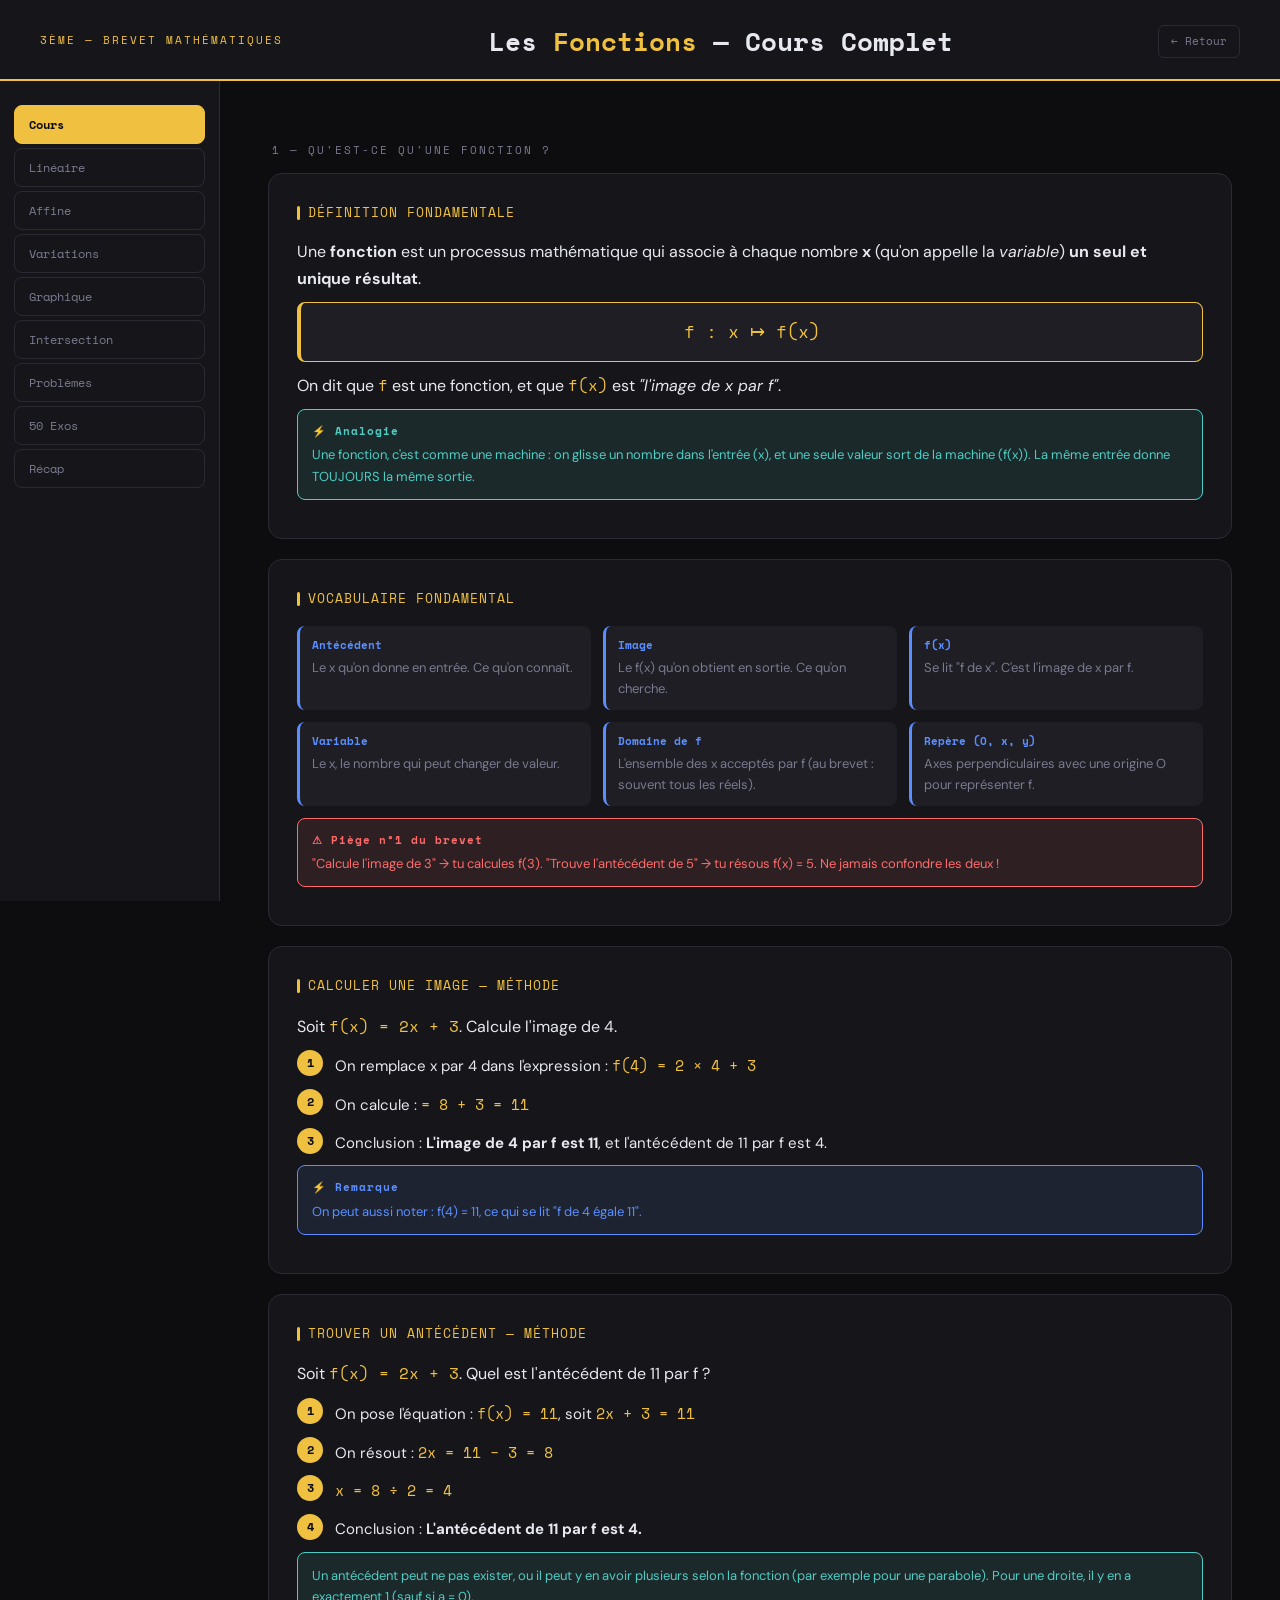
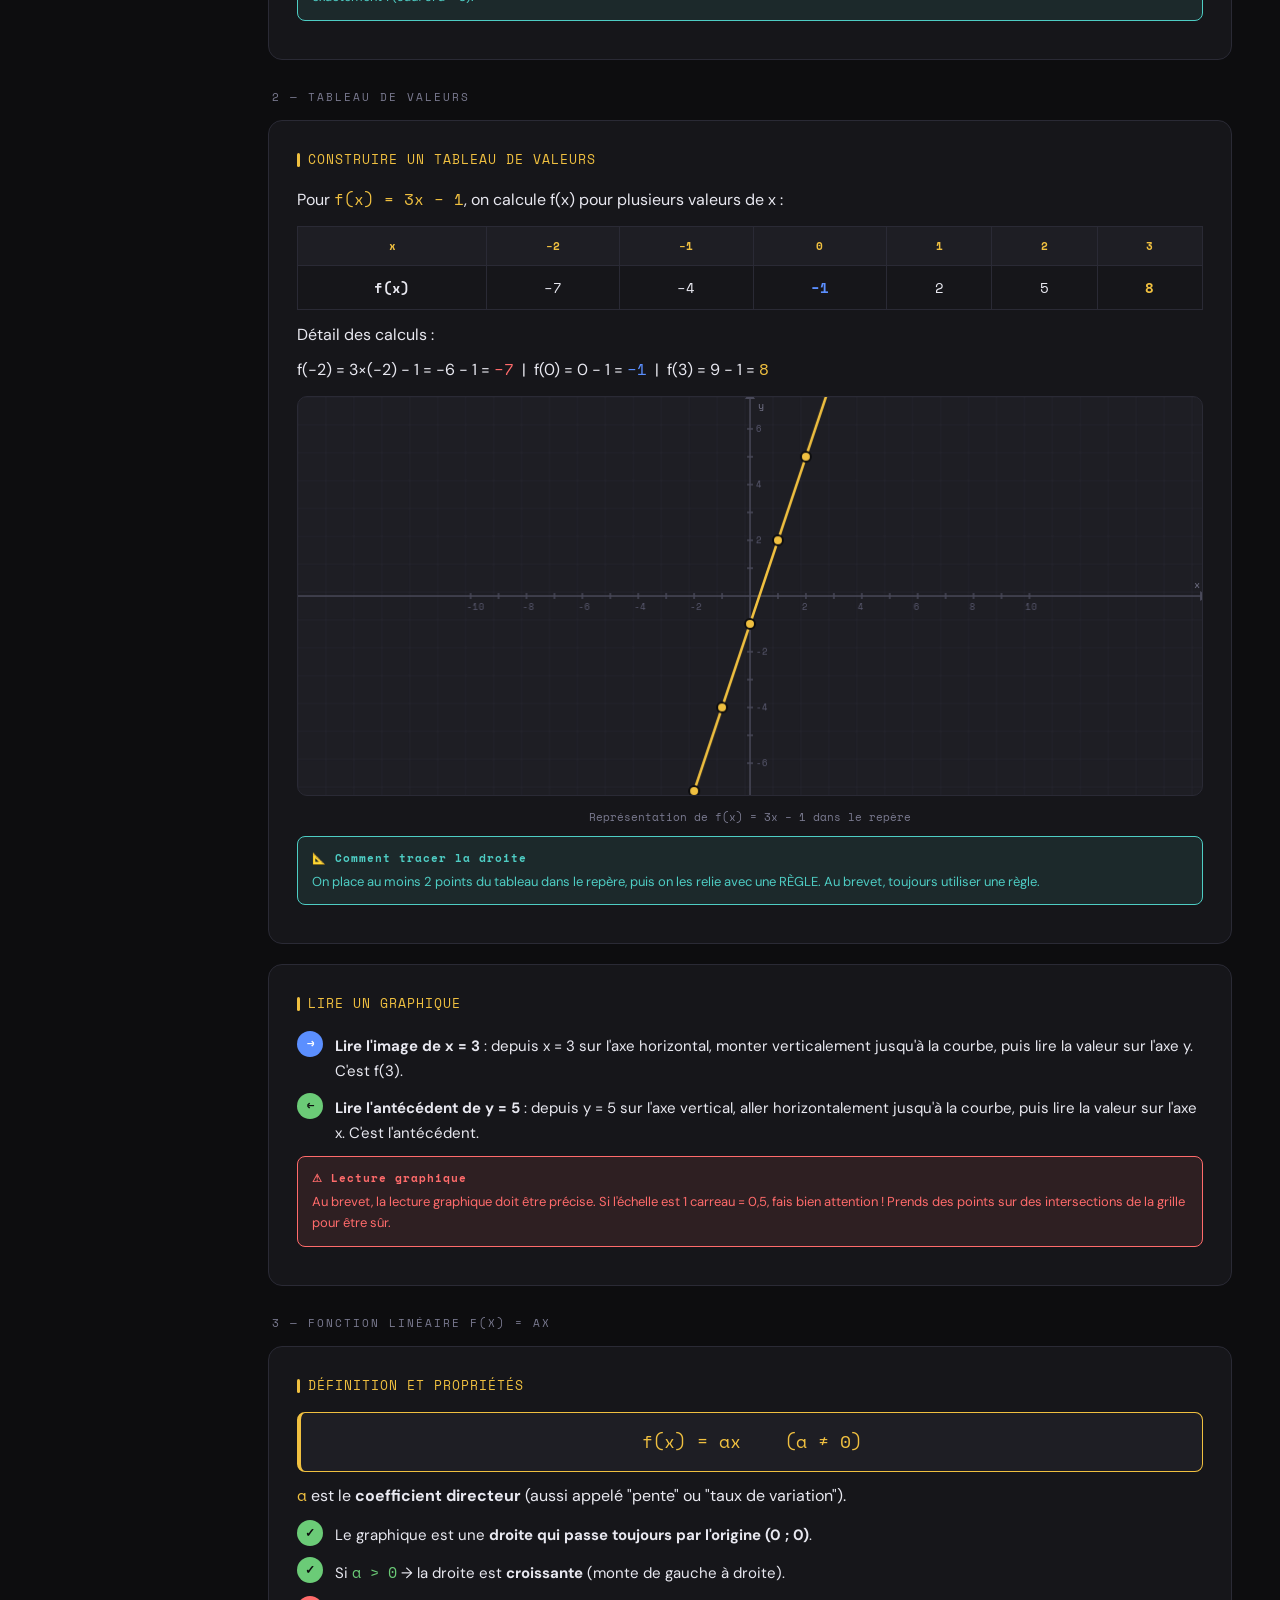
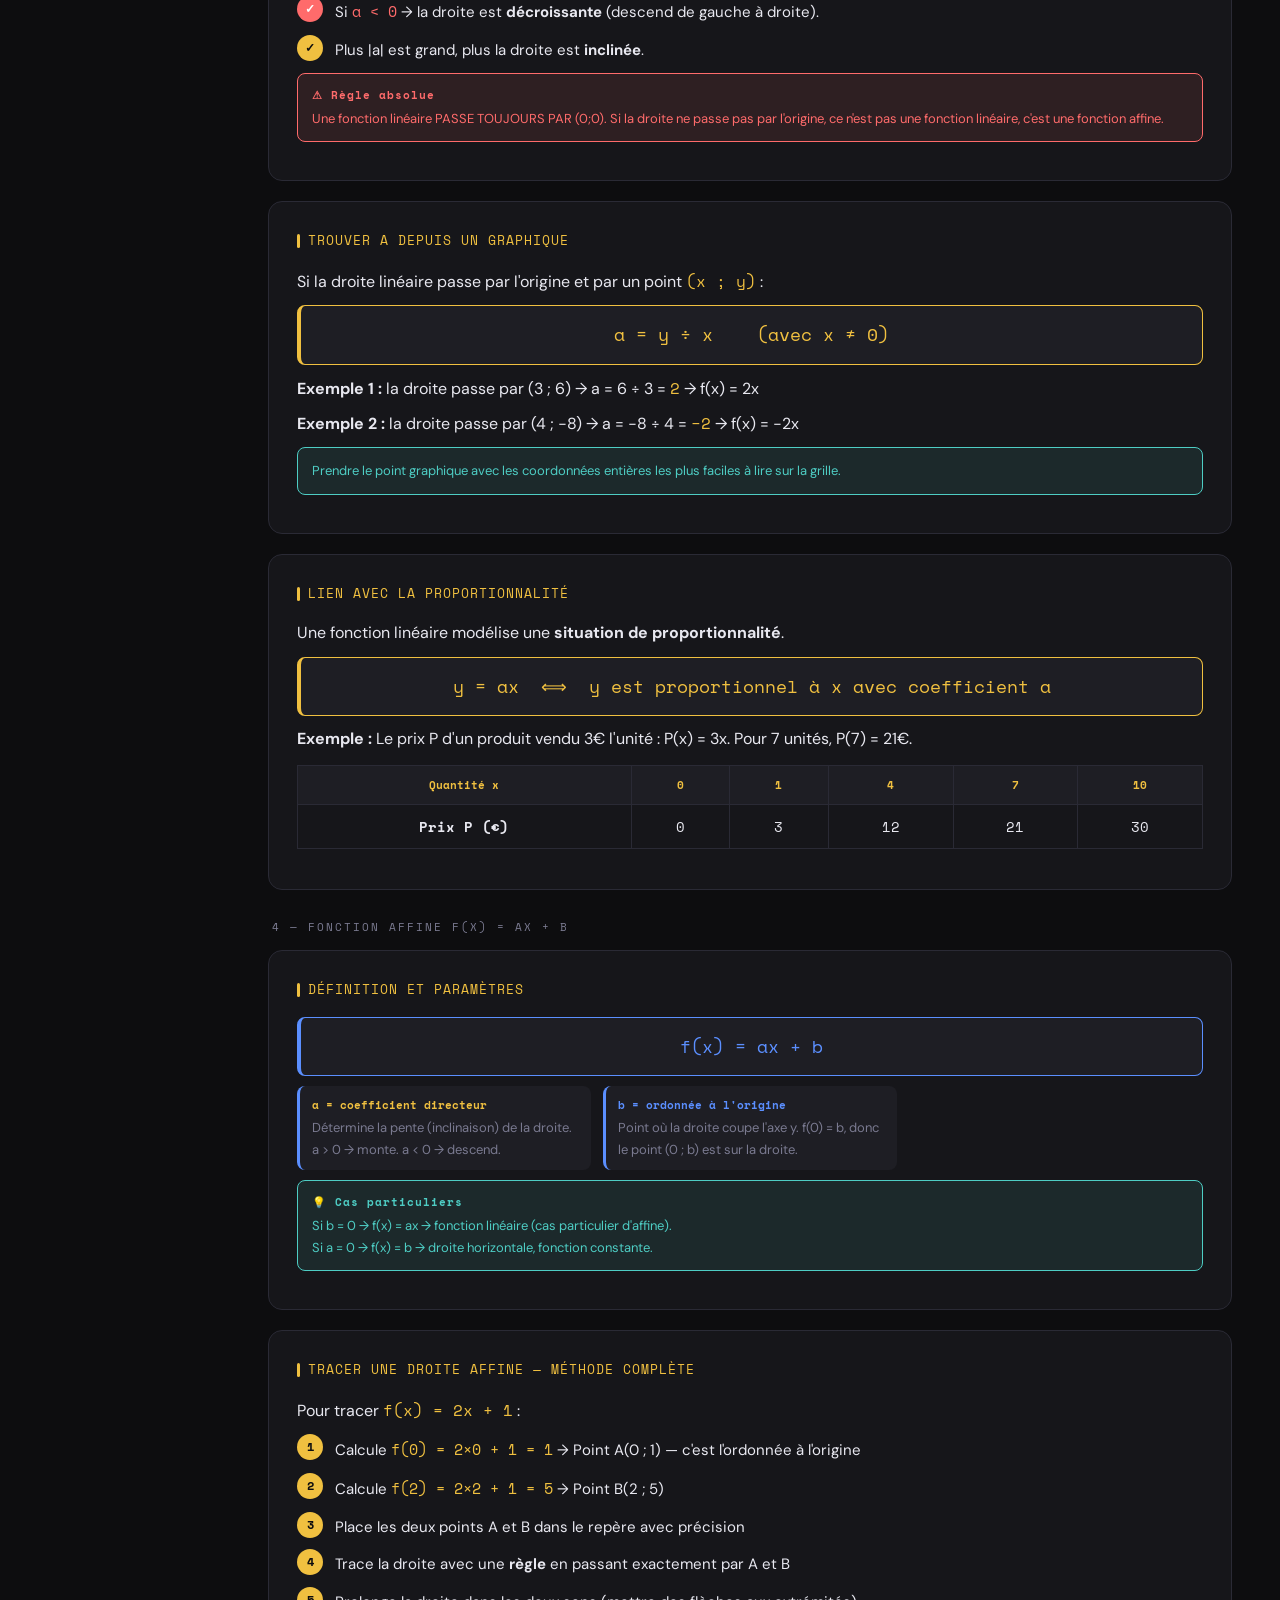
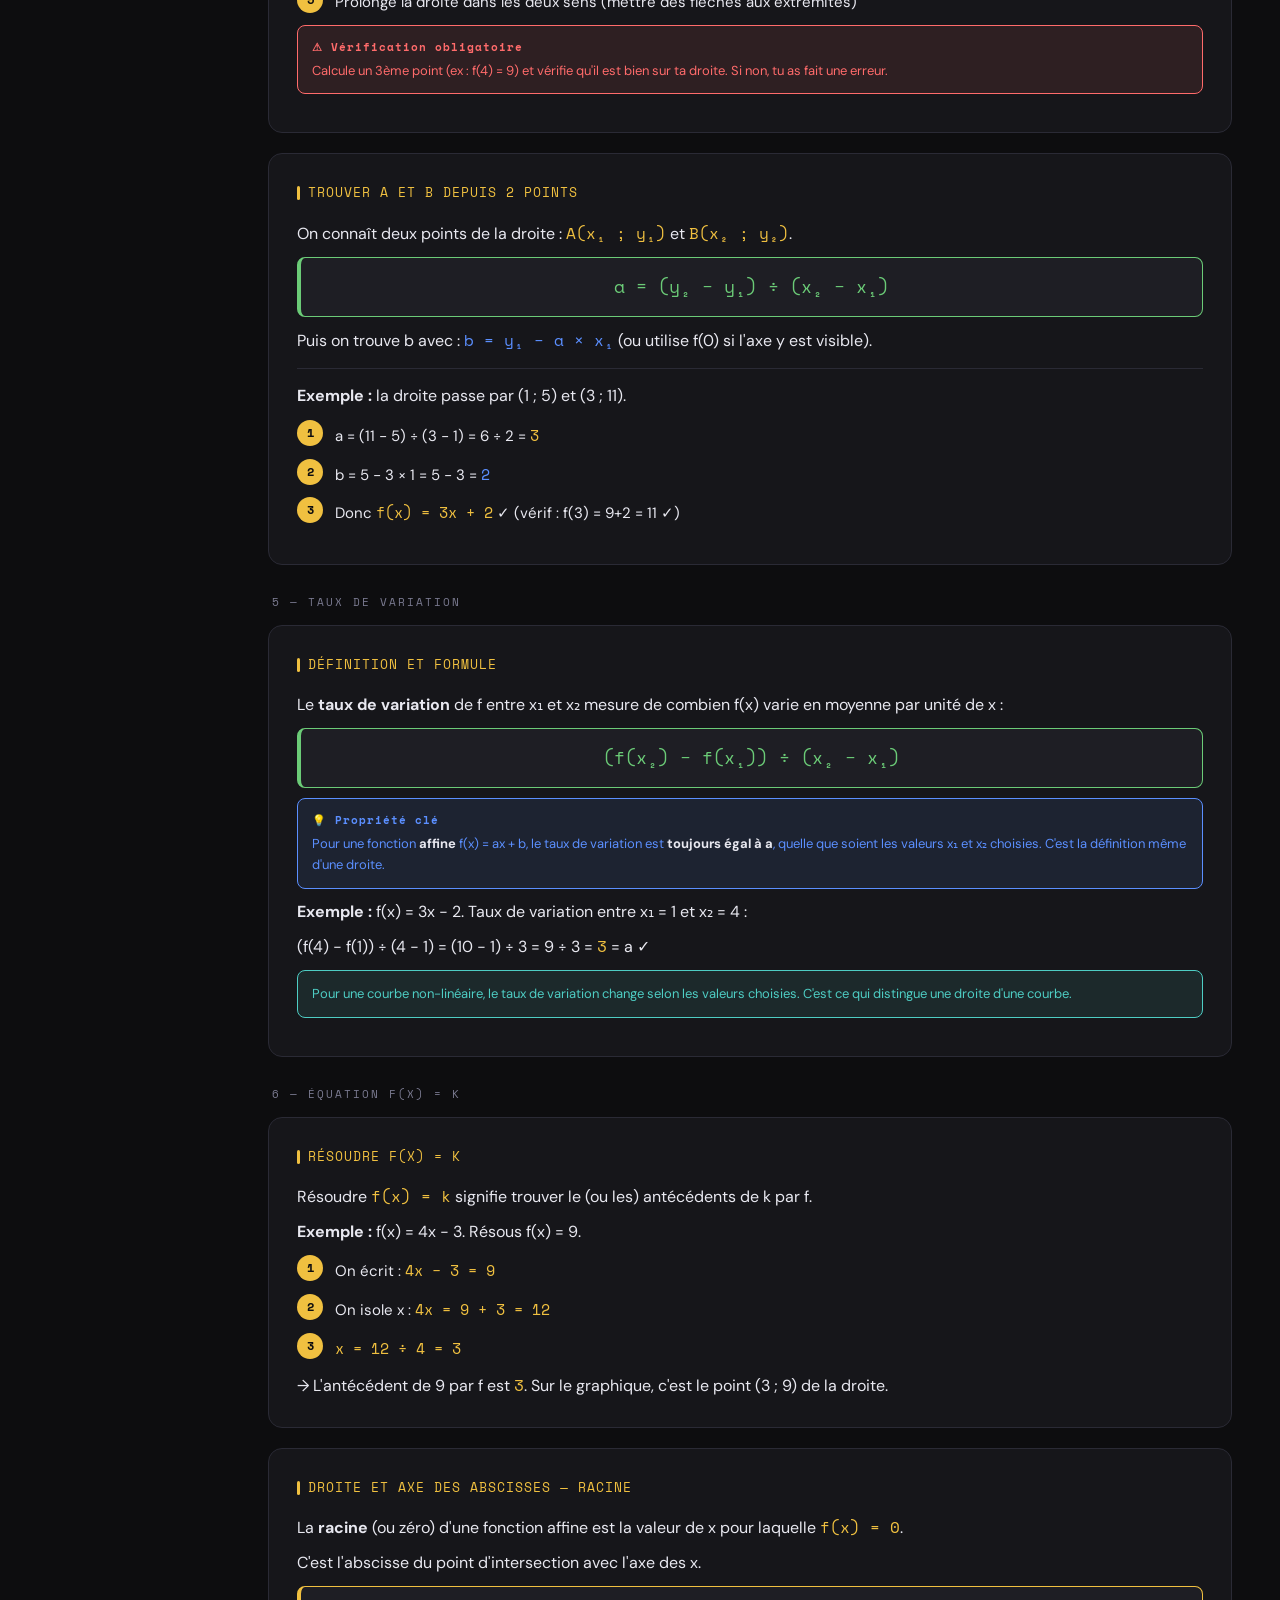
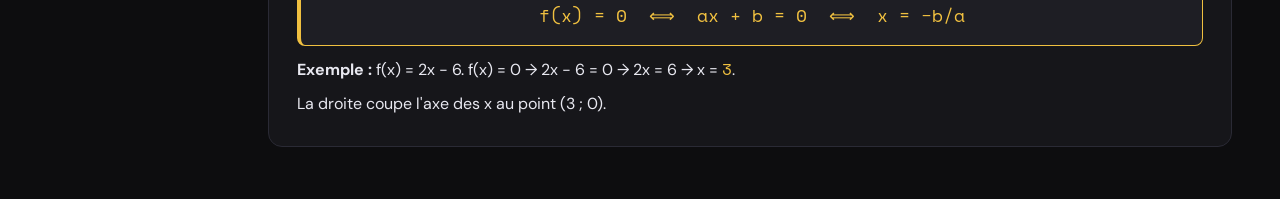
<file: cours/fonctions-brevet.html>
<!DOCTYPE html>
<html lang="fr">
<head>
<meta charset="UTF-8">
<meta name="viewport" content="width=device-width, initial-scale=1.0, maximum-scale=1.0">
<title>Fonctions — Brevet Complet</title>
<link href="https://fonts.googleapis.com/css2?family=Space+Mono:ital,wght@0,400;0,700;1,400&family=DM+Sans:ital,opsz,wght@0,9..40,300;0,9..40,500;0,9..40,700;1,9..40,300&display=swap" rel="stylesheet">
<style>
  :root {
    --bg: #0d0d0f;
    --surface: #16161a;
    --surface2: #1e1e24;
    --surface3: #242430;
    --border: #2a2a35;
    --accent: #f0c040;
    --accent2: #5b8fff;
    --accent3: #ff6b6b;
    --accent4: #4ecdc4;
    --accent5: #b57bee;
    --text: #e8e8f0;
    --text-muted: #7a7a90;
    --green: #6bcb77;
  }
  * { box-sizing: border-box; margin: 0; padding: 0; }
  body {
    background: var(--bg);
    color: var(--text);
    font-family: 'DM Sans', sans-serif;
    font-size: 15px;
    line-height: 1.65;
    min-height: 100vh;
    overflow-x: hidden;
  }
  .header {
    background: var(--surface);
    border-bottom: 2px solid var(--accent);
    padding: 18px 18px 14px;
    position: sticky;
    top: 0;
    z-index: 100;
  }
  .header-tag { font-family: 'Space Mono', monospace; font-size: 10px; color: var(--accent); letter-spacing: 2px; text-transform: uppercase; margin-bottom: 3px; }
  .header h1 { font-family: 'Space Mono', monospace; font-size: 19px; font-weight: 700; }
  .header h1 span { color: var(--accent); }
  .header-sub { font-size: 12px; color: var(--text-muted); margin-top: 2px; }
.header-back { font-family: 'Space Mono', monospace; font-size: 11px; color: var(--text-muted); text-decoration: none; padding: 6px 12px; border: 1px solid var(--border); border-radius: 6px; transition: all 0.2s; white-space: nowrap; }
.header-back:hover { color: var(--accent2); border-color: var(--accent2); }

  .nav-scroll { display: flex; gap: 5px; padding: 10px 16px; overflow-x: auto; scrollbar-width: none; background: var(--surface); border-bottom: 1px solid var(--border); }
  .nav-scroll::-webkit-scrollbar { display: none; }
  .nav-tab { flex-shrink: 0; padding: 6px 13px; border-radius: 20px; font-family: 'Space Mono', monospace; font-size: 11px; cursor: pointer; border: 1px solid var(--border); background: transparent; color: var(--text-muted); transition: all 0.2s; white-space: nowrap; }
  .nav-tab.active { background: var(--accent); color: #0d0d0f; border-color: var(--accent); font-weight: 700; }

  .section { display: none; padding: 16px; }
  .section.active { display: block; }

  .card { background: var(--surface); border: 1px solid var(--border); border-radius: 12px; padding: 18px; margin-bottom: 15px; }
  .card-title { font-family: 'Space Mono', monospace; font-size: 12px; color: var(--accent); letter-spacing: 1px; text-transform: uppercase; margin-bottom: 12px; display: flex; align-items: center; gap: 8px; }
  .card-title::before { content: ''; width: 3px; height: 14px; background: var(--accent); border-radius: 2px; }
  .card-title.blue { color: var(--accent2); }
  .card-title.blue::before { background: var(--accent2); }
  .card-title.green { color: var(--green); }
  .card-title.green::before { background: var(--green); }
  .card-title.red { color: var(--accent3); }
  .card-title.red::before { background: var(--accent3); }
  .card-title.purple { color: var(--accent5); }
  .card-title.purple::before { background: var(--accent5); }

  .formula { background: var(--surface2); border: 1px solid var(--accent); border-left: 4px solid var(--accent); border-radius: 8px; padding: 12px 16px; margin: 10px 0; font-family: 'Space Mono', monospace; font-size: 15px; color: var(--accent); text-align: center; }
  .formula.blue { border-color: var(--accent2); border-left-color: var(--accent2); color: var(--accent2); }
  .formula.green { border-color: var(--green); border-left-color: var(--green); color: var(--green); }
  .formula.red { border-color: var(--accent3); border-left-color: var(--accent3); color: var(--accent3); }
  .formula.purple { border-color: var(--accent5); border-left-color: var(--accent5); color: var(--accent5); }

  .vocab-grid { display: grid; grid-template-columns: 1fr 1fr; gap: 8px; margin-top: 10px; }
  .vocab-item { background: var(--surface2); border-radius: 8px; padding: 10px 12px; border-left: 3px solid var(--accent2); }
  .vocab-term { font-family: 'Space Mono', monospace; font-size: 11px; color: var(--accent2); font-weight: 700; margin-bottom: 3px; }
  .vocab-def { font-size: 12px; color: var(--text-muted); }

  .val-table { width: 100%; border-collapse: collapse; font-family: 'Space Mono', monospace; font-size: 13px; margin: 12px 0; }
  .val-table th { background: var(--surface2); color: var(--accent); padding: 8px 6px; text-align: center; border: 1px solid var(--border); font-size: 11px; }
  .val-table td { padding: 8px 6px; text-align: center; border: 1px solid var(--border); color: var(--text); }
  .val-table tr:hover td { background: var(--surface2); }
  .val-table .hl { color: var(--accent); font-weight: 700; }
  .val-table .hl-blue { color: var(--accent2); font-weight: 700; }

  .graph-wrap { position: relative; width: 100%; aspect-ratio: 1; background: var(--surface2); border-radius: 10px; overflow: hidden; margin: 12px 0; border: 1px solid var(--border); }
  canvas { width: 100% !important; height: 100% !important; display: block; }
  .graph-label { font-family: 'Space Mono', monospace; font-size: 11px; color: var(--text-muted); text-align: center; margin-top: 4px; margin-bottom: 8px; }

  .steps { margin: 10px 0; }
  .step { display: flex; gap: 12px; align-items: flex-start; margin-bottom: 10px; }
  .step-num { flex-shrink: 0; width: 26px; height: 26px; background: var(--accent); color: #0d0d0f; border-radius: 50%; font-family: 'Space Mono', monospace; font-size: 12px; font-weight: 700; display: flex; align-items: center; justify-content: center; }
  .step-num.blue { background: var(--accent2); color: white; }
  .step-num.green { background: var(--green); color: #0d0d0f; }
  .step-num.red { background: var(--accent3); color: white; }
  .step-text { font-size: 14px; padding-top: 3px; }

  .alert { background: rgba(255,107,107,0.1); border: 1px solid var(--accent3); border-radius: 8px; padding: 12px 14px; margin: 10px 0; font-size: 13px; color: var(--accent3); }
  .alert-title { font-family: 'Space Mono', monospace; font-size: 11px; font-weight: 700; margin-bottom: 4px; letter-spacing: 1px; }
  .tip { background: rgba(78,205,196,0.1); border: 1px solid var(--accent4); border-radius: 8px; padding: 12px 14px; margin: 10px 0; font-size: 13px; color: var(--accent4); }
  .tip-title { font-family: 'Space Mono', monospace; font-size: 11px; font-weight: 700; margin-bottom: 4px; letter-spacing: 1px; }
  .info { background: rgba(91,143,255,0.1); border: 1px solid var(--accent2); border-radius: 8px; padding: 12px 14px; margin: 10px 0; font-size: 13px; color: var(--accent2); }
  .info-title { font-family: 'Space Mono', monospace; font-size: 11px; font-weight: 700; margin-bottom: 4px; letter-spacing: 1px; }
  .success { background: rgba(107,203,119,0.1); border: 1px solid var(--green); border-radius: 8px; padding: 12px 14px; margin: 10px 0; font-size: 13px; color: var(--green); }

  .exo-card { background: var(--surface); border: 1px solid var(--border); border-radius: 12px; margin-bottom: 12px; overflow: hidden; }
  .exo-header { padding: 14px 16px; display: flex; justify-content: space-between; align-items: center; cursor: pointer; user-select: none; gap: 8px; }
  .exo-header:hover { background: var(--surface2); }
  .exo-badge { font-family: 'Space Mono', monospace; font-size: 10px; padding: 3px 8px; border-radius: 4px; font-weight: 700; flex-shrink: 0; }
  .badge-easy { background: rgba(107,203,119,0.2); color: var(--green); }
  .badge-med { background: rgba(240,192,64,0.2); color: var(--accent); }
  .badge-hard { background: rgba(255,107,107,0.2); color: var(--accent3); }
  .exo-num { font-family: 'Space Mono', monospace; font-size: 10px; color: var(--text-muted); flex-shrink: 0; }
  .exo-title { font-size: 14px; font-weight: 500; flex: 1; }
  .exo-arrow { color: var(--text-muted); font-size: 18px; transition: transform 0.2s; flex-shrink: 0; }
  .exo-arrow.open { transform: rotate(90deg); }
  .exo-body { display: none; padding: 0 16px 16px; border-top: 1px solid var(--border); padding-top: 14px; }
  .exo-body.open { display: block; }
  .exo-question { font-size: 14px; margin-bottom: 14px; color: var(--text); line-height: 1.7; }
  .exo-hint { font-size: 12px; color: var(--text-muted); margin-bottom: 12px; background: var(--surface2); border-radius: 6px; padding: 8px 12px; }

  .answer-input { width: 100%; background: var(--surface2); border: 1px solid var(--border); border-radius: 8px; padding: 10px 14px; color: var(--text); font-family: 'Space Mono', monospace; font-size: 14px; outline: none; transition: border-color 0.2s; margin-bottom: 10px; }
  .answer-input:focus { border-color: var(--accent2); }

  .btn { display: inline-block; padding: 10px 20px; border-radius: 8px; font-family: 'Space Mono', monospace; font-size: 12px; font-weight: 700; cursor: pointer; border: none; transition: all 0.15s; letter-spacing: 0.5px; }
  .btn-primary { background: var(--accent); color: #0d0d0f; }
  .btn-primary:active { transform: scale(0.97); }
  .btn-secondary { background: var(--surface2); color: var(--text); border: 1px solid var(--border); }
  .btn-show { background: rgba(91,143,255,0.15); color: var(--accent2); border: 1px solid var(--accent2); margin-left: 8px; }

  .feedback { margin-top: 10px; padding: 10px 14px; border-radius: 8px; font-size: 13px; font-family: 'Space Mono', monospace; display: none; }
  .feedback.correct { background: rgba(107,203,119,0.15); color: var(--green); border: 1px solid var(--green); }
  .feedback.wrong { background: rgba(255,107,107,0.15); color: var(--accent3); border: 1px solid var(--accent3); }

  .solution-box { margin-top: 12px; background: var(--surface2); border: 1px solid var(--border); border-radius: 8px; padding: 12px; font-size: 13px; display: none; }
  .solution-box.visible { display: block; }
  .solution-title { font-family: 'Space Mono', monospace; font-size: 11px; color: var(--accent2); margin-bottom: 8px; letter-spacing: 1px; }

  .graph-controls { display: flex; gap: 8px; flex-wrap: wrap; margin-bottom: 10px; }
  .ctrl-btn { padding: 6px 12px; border-radius: 6px; font-family: 'Space Mono', monospace; font-size: 11px; cursor: pointer; border: 1px solid var(--border); background: var(--surface2); color: var(--text-muted); transition: all 0.15s; }
  .ctrl-btn.active { background: var(--accent2); color: white; border-color: var(--accent2); }

  .slider-row { display: flex; align-items: center; gap: 12px; margin: 8px 0; }
  .slider-label { font-family: 'Space Mono', monospace; font-size: 12px; color: var(--text-muted); width: 60px; flex-shrink: 0; }
  input[type=range] { flex: 1; accent-color: var(--accent); }
  .slider-val { font-family: 'Space Mono', monospace; font-size: 13px; color: var(--accent); width: 35px; text-align: right; }

  .summary-table { width: 100%; border-collapse: collapse; font-size: 13px; margin-top: 12px; }
  .summary-table th { background: var(--accent); color: #0d0d0f; padding: 8px 10px; font-family: 'Space Mono', monospace; font-size: 11px; text-align: left; }
  .summary-table td { padding: 10px; border: 1px solid var(--border); vertical-align: top; font-size: 13px; }
  .summary-table tr:nth-child(even) td { background: var(--surface2); }

  .progress-bar-wrap { background: var(--surface2); border-radius: 10px; height: 8px; margin: 8px 0 16px; overflow: hidden; }
  .progress-bar-fill { height: 100%; background: linear-gradient(90deg, var(--accent2), var(--accent)); border-radius: 10px; transition: width 0.4s ease; }
  .progress-label { font-family: 'Space Mono', monospace; font-size: 11px; color: var(--text-muted); display: flex; justify-content: space-between; margin-bottom: 4px; }

  /* FILTER TABS */
  .filter-tabs { display: flex; gap: 6px; margin-bottom: 14px; flex-wrap: wrap; }
  .filter-tab { padding: 6px 14px; border-radius: 20px; font-family: 'Space Mono', monospace; font-size: 11px; cursor: pointer; border: 1px solid var(--border); background: var(--surface2); color: var(--text-muted); transition: all 0.15s; }
  .filter-tab.active-all { background: var(--surface3); color: var(--text); border-color: var(--text-muted); }
  .filter-tab.active-easy { background: rgba(107,203,119,0.2); color: var(--green); border-color: var(--green); }
  .filter-tab.active-med { background: rgba(240,192,64,0.2); color: var(--accent); border-color: var(--accent); }
  .filter-tab.active-hard { background: rgba(255,107,107,0.2); color: var(--accent3); border-color: var(--accent3); }

  /* MCQ BUTTONS */
  .mcq-options { display: flex; flex-direction: column; gap: 8px; margin-bottom: 10px; }
  .mcq-btn { padding: 10px 16px; border-radius: 8px; font-family: 'Space Mono', monospace; font-size: 13px; cursor: pointer; border: 1px solid var(--border); background: var(--surface2); color: var(--text); text-align: left; transition: all 0.15s; }
  .mcq-btn:hover { border-color: var(--accent2); color: var(--accent2); }
  .mcq-btn.correct { background: rgba(107,203,119,0.15); color: var(--green); border-color: var(--green); }
  .mcq-btn.wrong { background: rgba(255,107,107,0.15); color: var(--accent3); border-color: var(--accent3); }

  /* VARIATION TABLE */
  .var-table { width: 100%; border-collapse: collapse; font-family: 'Space Mono', monospace; font-size: 13px; margin: 12px 0; }
  .var-table td { padding: 12px 8px; text-align: center; border: 1px solid var(--border); }
  .var-table .row-label { background: var(--surface2); color: var(--accent); font-size: 11px; text-align: left; padding-left: 12px; }
  .var-table .arrow-up { color: var(--green); font-size: 20px; }
  .var-table .arrow-down { color: var(--accent3); font-size: 20px; }

  /* PROBLEM CONTEXT */
  .problem-ctx { background: var(--surface2); border-left: 4px solid var(--accent5); border-radius: 0 8px 8px 0; padding: 14px 16px; margin: 12px 0; font-size: 14px; }
  .problem-ctx-title { font-family: 'Space Mono', monospace; font-size: 11px; color: var(--accent5); letter-spacing: 1px; margin-bottom: 6px; }

  /* NUMBER LINE */
  .chip { display: inline-block; background: var(--surface2); border: 1px solid var(--border); border-radius: 6px; padding: 3px 10px; font-family: 'Space Mono', monospace; font-size: 12px; margin: 2px; }

  p { margin-bottom: 8px; }
  p:last-child { margin-bottom: 0; }
  strong { color: var(--text); font-weight: 700; }
  .highlight { color: var(--accent); font-family: 'Space Mono', monospace; }
  .hl-blue { color: var(--accent2); font-family: 'Space Mono', monospace; }
  .hl-green { color: var(--green); font-family: 'Space Mono', monospace; }
  .hl-red { color: var(--accent3); font-family: 'Space Mono', monospace; }
  .hl-purple { color: var(--accent5); font-family: 'Space Mono', monospace; }
  small { font-size: 12px; color: var(--text-muted); }
  hr { border: none; border-top: 1px solid var(--border); margin: 14px 0; }
  .section-divider { font-family: 'Space Mono', monospace; font-size: 10px; color: var(--text-muted); letter-spacing: 2px; text-transform: uppercase; margin: 20px 0 10px; padding: 0 4px; }

  /* ===================== DESKTOP LAYOUT ===================== */
  @media (min-width: 768px) {
    body { font-size: 16px; }

    /* Layout global avec sidebar nav */
    .page-wrapper { display: flex; min-height: 100vh; }

    /* HEADER desktop */
    .header {
      padding: 20px 40px 16px;
      display: flex;
      align-items: center;
      justify-content: space-between;
      gap: 24px;
    }
    .header-content { flex: 1; }
    .header-tag { font-size: 11px; }
    .header h1 { font-size: 26px; }
    .header-sub { font-size: 13px; }

    /* NAV devient sidebar verticale sur desktop */
    .nav-scroll {
      display: flex;
      flex-direction: column;
      gap: 4px;
      padding: 24px 14px;
      overflow-x: visible;
      overflow-y: auto;
      width: 200px;
      min-width: 200px;
      height: calc(100vh - 80px);
      position: sticky;
      top: 80px;
      border-bottom: none;
      border-right: 1px solid var(--border);
      background: var(--surface);
      align-self: flex-start;
    }
    .nav-tab {
      width: 100%;
      text-align: left;
      border-radius: 8px;
      padding: 10px 14px;
      font-size: 12px;
      white-space: normal;
    }
    .nav-tab.active {
      border-radius: 8px;
    }

    /* MAIN CONTENT zone */
    .main-content {
      flex: 1;
      min-width: 0;
      padding: 0;
    }

    /* SECTIONS padding plus généreux */
    .section {
      padding: 28px 36px;
      width: 100%;
    }

    /* CARDS en grille 2 colonnes quand possible */
    .cards-grid {
      display: grid;
      grid-template-columns: 1fr 1fr;
      gap: 18px;
    }
    .cards-grid .card { margin-bottom: 0; }

    /* CARD styles */
    .card {
      padding: 24px;
      margin-bottom: 20px;
      border-radius: 14px;
    }
    .card-title { font-size: 13px; margin-bottom: 16px; }

    /* FORMULAS plus grandes */
    .formula { font-size: 17px; padding: 14px 20px; }

    /* VOCAB GRID 3 colonnes */
    .vocab-grid { grid-template-columns: 1fr 1fr 1fr; gap: 12px; }
    .vocab-def { font-size: 13px; }

    /* TABLES */
    .val-table { font-size: 14px; }
    .val-table th, .val-table td { padding: 10px 12px; }

    /* GRAPHS plus grands */
    .graph-wrap { aspect-ratio: 16/9 !important; max-height: 400px; }

    /* STEPS */
    .step-text { font-size: 15px; }

    /* EXERCICES en 2 colonnes */
    .exo-grid {
      display: grid;
      grid-template-columns: 1fr 1fr;
      gap: 14px;
    }
    .exo-grid .exo-card { margin-bottom: 0; }
    .exo-title { font-size: 15px; }
    .exo-question { font-size: 15px; }
    .answer-input { font-size: 15px; padding: 12px 16px; }

    /* BTN hover effects desktop */
    .btn:hover { opacity: 0.88; transform: translateY(-1px); }
    .btn-primary:active { transform: scale(0.97) translateY(0); }

    /* SUMMARY TABLE */
    .summary-table td { font-size: 14px; padding: 12px 14px; }

    /* MCQ buttons en grille */
    .mcq-options { flex-direction: row; flex-wrap: wrap; }
    .mcq-btn { flex: 1 1 40%; }

    /* FILTER TABS */
    .filter-tabs { gap: 10px; margin-bottom: 20px; }
    .filter-tab { padding: 8px 18px; font-size: 12px; }

    /* PROGRESS */
    .progress-bar-wrap { height: 10px; }

    /* SECTION DIVIDER */
    .section-divider { font-size: 11px; margin: 28px 0 14px; }

    /* SLIDER row */
    .slider-row { gap: 16px; }
    .slider-label { width: 80px; font-size: 13px; }
    .slider-val { font-size: 14px; width: 40px; }

    /* GRAPH controls */
    .graph-controls { gap: 12px; }
    .ctrl-btn { padding: 8px 16px; font-size: 12px; }
  }

  /* Large desktop */
  @media (min-width: 1200px) {
    .nav-scroll { width: 220px; min-width: 220px; }
    .section { padding: 32px 48px; width: 100%; }
    .card { padding: 28px; }
    .formula { font-size: 18px; }
  }
</style>
</head>
<body>

<div class="header">
  <div class="header-tag">3ème — Brevet Mathématiques</div>
  <h1>Les <span>Fonctions</span> — Cours Complet</h1>
  <a href="../index.html" class="header-back">← Retour</a>
</div>

<div class="page-wrapper">
<div class="nav-scroll">
  <button class="nav-tab active" onclick="showSection('cours')">Cours</button>
  <button class="nav-tab" onclick="showSection('lineaire')">Linéaire</button>
  <button class="nav-tab" onclick="showSection('affine')">Affine</button>
  <button class="nav-tab" onclick="showSection('variations')">Variations</button>
  <button class="nav-tab" onclick="showSection('graphe')">Graphique</button>
  <button class="nav-tab" onclick="showSection('intersection')">Intersection</button>
  <button class="nav-tab" onclick="showSection('problemes')">Problèmes</button>
  <button class="nav-tab" onclick="showSection('exercices')">50 Exos</button>
  <button class="nav-tab" onclick="showSection('recap')">Récap</button>
</div>
<div class="main-content">

<!-- ============================================================ -->
<!-- COURS                                                         -->
<!-- ============================================================ -->
<div class="section active" id="section-cours">

  <div class="section-divider">1 — Qu'est-ce qu'une fonction ?</div>

  <div class="card">
    <div class="card-title">Définition fondamentale</div>
    <p>Une <strong>fonction</strong> est un processus mathématique qui associe à chaque nombre <strong>x</strong> (qu'on appelle la <em>variable</em>) <strong>un seul et unique résultat</strong>.</p>
    <div class="formula">f : x ↦ f(x)</div>
    <p>On dit que <span class="highlight">f</span> est une fonction, et que <span class="highlight">f(x)</span> est <em>"l'image de x par f"</em>.</p>
    <div class="tip">
      <div class="tip-title">⚡ Analogie</div>
      Une fonction, c'est comme une machine : on glisse un nombre dans l'entrée (x), et une seule valeur sort de la machine (f(x)). La même entrée donne TOUJOURS la même sortie.
    </div>
  </div>

  <div class="card">
    <div class="card-title">Vocabulaire fondamental</div>
    <div class="vocab-grid">
      <div class="vocab-item">
        <div class="vocab-term">Antécédent</div>
        <div class="vocab-def">Le x qu'on donne en entrée. Ce qu'on connaît.</div>
      </div>
      <div class="vocab-item">
        <div class="vocab-term">Image</div>
        <div class="vocab-def">Le f(x) qu'on obtient en sortie. Ce qu'on cherche.</div>
      </div>
      <div class="vocab-item">
        <div class="vocab-term">f(x)</div>
        <div class="vocab-def">Se lit "f de x". C'est l'image de x par f.</div>
      </div>
      <div class="vocab-item">
        <div class="vocab-term">Variable</div>
        <div class="vocab-def">Le x, le nombre qui peut changer de valeur.</div>
      </div>
      <div class="vocab-item">
        <div class="vocab-term">Domaine de f</div>
        <div class="vocab-def">L'ensemble des x acceptés par f (au brevet : souvent tous les réels).</div>
      </div>
      <div class="vocab-item">
        <div class="vocab-term">Repère (O, x, y)</div>
        <div class="vocab-def">Axes perpendiculaires avec une origine O pour représenter f.</div>
      </div>
    </div>
    <div class="alert" style="margin-top:12px">
      <div class="alert-title">⚠ Piège n°1 du brevet</div>
      "Calcule l'image de 3" → tu calcules f(3). "Trouve l'antécédent de 5" → tu résous f(x) = 5. Ne jamais confondre les deux !
    </div>
  </div>

  <div class="card">
    <div class="card-title">Calculer une image — méthode</div>
    <p>Soit <span class="highlight">f(x) = 2x + 3</span>. Calcule l'image de 4.</p>
    <div class="steps">
      <div class="step">
        <div class="step-num">1</div>
        <div class="step-text">On remplace x par 4 dans l'expression : <span class="highlight">f(4) = 2 × 4 + 3</span></div>
      </div>
      <div class="step">
        <div class="step-num">2</div>
        <div class="step-text">On calcule : <span class="highlight">= 8 + 3 = 11</span></div>
      </div>
      <div class="step">
        <div class="step-num">3</div>
        <div class="step-text">Conclusion : <strong>L'image de 4 par f est 11</strong>, et l'antécédent de 11 par f est 4.</div>
      </div>
    </div>
    <div class="info">
      <div class="info-title">⚡ Remarque</div>
      On peut aussi noter : f(4) = 11, ce qui se lit "f de 4 égale 11".
    </div>
  </div>

  <div class="card">
    <div class="card-title">Trouver un antécédent — méthode</div>
    <p>Soit <span class="highlight">f(x) = 2x + 3</span>. Quel est l'antécédent de 11 par f ?</p>
    <div class="steps">
      <div class="step">
        <div class="step-num">1</div>
        <div class="step-text">On pose l'équation : <span class="highlight">f(x) = 11</span>, soit <span class="highlight">2x + 3 = 11</span></div>
      </div>
      <div class="step">
        <div class="step-num">2</div>
        <div class="step-text">On résout : <span class="highlight">2x = 11 − 3 = 8</span></div>
      </div>
      <div class="step">
        <div class="step-num">3</div>
        <div class="step-text"><span class="highlight">x = 8 ÷ 2 = 4</span></div>
      </div>
      <div class="step">
        <div class="step-num">4</div>
        <div class="step-text">Conclusion : <strong>L'antécédent de 11 par f est 4.</strong></div>
      </div>
    </div>
    <div class="tip">Un antécédent peut ne pas exister, ou il peut y en avoir plusieurs selon la fonction (par exemple pour une parabole). Pour une droite, il y en a exactement 1 (sauf si a = 0).</div>
  </div>

  <div class="section-divider">2 — Tableau de valeurs</div>

  <div class="card">
    <div class="card-title">Construire un tableau de valeurs</div>
    <p>Pour <span class="highlight">f(x) = 3x − 1</span>, on calcule f(x) pour plusieurs valeurs de x :</p>
    <table class="val-table">
      <tr>
        <th>x</th><th>−2</th><th>−1</th><th>0</th><th>1</th><th>2</th><th>3</th>
      </tr>
      <tr>
        <td><strong>f(x)</strong></td>
        <td class="hl-red">−7</td><td>−4</td><td class="hl-blue">−1</td><td>2</td><td>5</td><td class="hl">8</td>
      </tr>
    </table>
    <p>Détail des calculs :</p>
    <p>f(−2) = 3×(−2) − 1 = −6 − 1 = <span class="hl-red">−7</span> &nbsp;|&nbsp; f(0) = 0 − 1 = <span class="hl-blue">−1</span> &nbsp;|&nbsp; f(3) = 9 − 1 = <span class="highlight">8</span></p>
    <div class="graph-wrap" style="aspect-ratio: 1.2;">
      <canvas id="canvas-cours"></canvas>
    </div>
    <div class="graph-label">Représentation de f(x) = 3x − 1 dans le repère</div>
    <div class="tip">
      <div class="tip-title">📐 Comment tracer la droite</div>
      On place au moins 2 points du tableau dans le repère, puis on les relie avec une RÈGLE. Au brevet, toujours utiliser une règle.
    </div>
  </div>

  <div class="card">
    <div class="card-title">Lire un graphique</div>
    <div class="steps">
      <div class="step">
        <div class="step-num" style="background:var(--accent2);color:white">→</div>
        <div class="step-text"><strong>Lire l'image de x = 3</strong> : depuis x = 3 sur l'axe horizontal, monter verticalement jusqu'à la courbe, puis lire la valeur sur l'axe y. C'est f(3).</div>
      </div>
      <div class="step">
        <div class="step-num" style="background:var(--green);color:#0d0d0f">←</div>
        <div class="step-text"><strong>Lire l'antécédent de y = 5</strong> : depuis y = 5 sur l'axe vertical, aller horizontalement jusqu'à la courbe, puis lire la valeur sur l'axe x. C'est l'antécédent.</div>
      </div>
    </div>
    <div class="alert">
      <div class="alert-title">⚠ Lecture graphique</div>
      Au brevet, la lecture graphique doit être précise. Si l'échelle est 1 carreau = 0,5, fais bien attention ! Prends des points sur des intersections de la grille pour être sûr.
    </div>
  </div>

  <div class="section-divider">3 — Fonction linéaire f(x) = ax</div>

  <div class="card">
    <div class="card-title">Définition et propriétés</div>
    <div class="formula">f(x) = ax &nbsp;&nbsp; (a ≠ 0)</div>
    <p><span class="highlight">a</span> est le <strong>coefficient directeur</strong> (aussi appelé "pente" ou "taux de variation").</p>
    <div class="steps">
      <div class="step">
        <div class="step-num" style="background:var(--green);color:#0d0d0f">✓</div>
        <div class="step-text">Le graphique est une <strong>droite qui passe toujours par l'origine (0 ; 0)</strong>.</div>
      </div>
      <div class="step">
        <div class="step-num" style="background:var(--green);color:#0d0d0f">✓</div>
        <div class="step-text">Si <span class="hl-green">a &gt; 0</span> → la droite est <strong>croissante</strong> (monte de gauche à droite).</div>
      </div>
      <div class="step">
        <div class="step-num" style="background:var(--accent3);color:white">✓</div>
        <div class="step-text">Si <span class="hl-red">a &lt; 0</span> → la droite est <strong>décroissante</strong> (descend de gauche à droite).</div>
      </div>
      <div class="step">
        <div class="step-num">✓</div>
        <div class="step-text">Plus |a| est grand, plus la droite est <strong>inclinée</strong>.</div>
      </div>
    </div>
    <div class="alert">
      <div class="alert-title">⚠ Règle absolue</div>
      Une fonction linéaire PASSE TOUJOURS PAR (0;0). Si la droite ne passe pas par l'origine, ce n'est pas une fonction linéaire, c'est une fonction affine.
    </div>
  </div>

  <div class="card">
    <div class="card-title">Trouver a depuis un graphique</div>
    <p>Si la droite linéaire passe par l'origine et par un point <span class="highlight">(x ; y)</span> :</p>
    <div class="formula">a = y ÷ x &nbsp;&nbsp; (avec x ≠ 0)</div>
    <p><strong>Exemple 1 :</strong> la droite passe par (3 ; 6) → a = 6 ÷ 3 = <span class="highlight">2</span> → f(x) = 2x</p>
    <p><strong>Exemple 2 :</strong> la droite passe par (4 ; −8) → a = −8 ÷ 4 = <span class="highlight">−2</span> → f(x) = −2x</p>
    <div class="tip">Prendre le point graphique avec les coordonnées entières les plus faciles à lire sur la grille.</div>
  </div>

  <div class="card">
    <div class="card-title">Lien avec la proportionnalité</div>
    <p>Une fonction linéaire modélise une <strong>situation de proportionnalité</strong>.</p>
    <div class="formula">y = ax &nbsp;⟺&nbsp; y est proportionnel à x avec coefficient a</div>
    <p><strong>Exemple :</strong> Le prix P d'un produit vendu 3€ l'unité : P(x) = 3x. Pour 7 unités, P(7) = 21€.</p>
    <table class="val-table">
      <tr><th>Quantité x</th><th>0</th><th>1</th><th>4</th><th>7</th><th>10</th></tr>
      <tr><td><strong>Prix P (€)</strong></td><td>0</td><td>3</td><td>12</td><td>21</td><td>30</td></tr>
    </table>
  </div>

  <div class="section-divider">4 — Fonction affine f(x) = ax + b</div>

  <div class="card">
    <div class="card-title">Définition et paramètres</div>
    <div class="formula blue">f(x) = ax + b</div>
    <div class="vocab-grid">
      <div class="vocab-item">
        <div class="vocab-term" style="color:var(--accent)">a = coefficient directeur</div>
        <div class="vocab-def">Détermine la pente (inclinaison) de la droite. a > 0 → monte. a < 0 → descend.</div>
      </div>
      <div class="vocab-item">
        <div class="vocab-term" style="color:var(--accent2)">b = ordonnée à l'origine</div>
        <div class="vocab-def">Point où la droite coupe l'axe y. f(0) = b, donc le point (0 ; b) est sur la droite.</div>
      </div>
    </div>
    <div class="tip">
      <div class="tip-title">💡 Cas particuliers</div>
      Si b = 0 → f(x) = ax → fonction linéaire (cas particulier d'affine).<br>
      Si a = 0 → f(x) = b → droite horizontale, fonction constante.
    </div>
  </div>

  <div class="card">
    <div class="card-title">Tracer une droite affine — méthode complète</div>
    <p>Pour tracer <span class="highlight">f(x) = 2x + 1</span> :</p>
    <div class="steps">
      <div class="step">
        <div class="step-num">1</div>
        <div class="step-text">Calcule <span class="highlight">f(0) = 2×0 + 1 = 1</span> → Point A(0 ; 1) — c'est l'ordonnée à l'origine</div>
      </div>
      <div class="step">
        <div class="step-num">2</div>
        <div class="step-text">Calcule <span class="highlight">f(2) = 2×2 + 1 = 5</span> → Point B(2 ; 5)</div>
      </div>
      <div class="step">
        <div class="step-num">3</div>
        <div class="step-text">Place les deux points A et B dans le repère avec précision</div>
      </div>
      <div class="step">
        <div class="step-num">4</div>
        <div class="step-text">Trace la droite avec une <strong>règle</strong> en passant exactement par A et B</div>
      </div>
      <div class="step">
        <div class="step-num">5</div>
        <div class="step-text">Prolonge la droite dans les deux sens (mettre des flèches aux extrémités)</div>
      </div>
    </div>
    <div class="alert">
      <div class="alert-title">⚠ Vérification obligatoire</div>
      Calcule un 3ème point (ex : f(4) = 9) et vérifie qu'il est bien sur ta droite. Si non, tu as fait une erreur.
    </div>
  </div>

  <div class="card">
    <div class="card-title">Trouver a et b depuis 2 points</div>
    <p>On connaît deux points de la droite : <span class="highlight">A(x₁ ; y₁)</span> et <span class="highlight">B(x₂ ; y₂)</span>.</p>
    <div class="formula green">a = (y₂ − y₁) ÷ (x₂ − x₁)</div>
    <p>Puis on trouve b avec : <span class="hl-blue">b = y₁ − a × x₁</span> (ou utilise f(0) si l'axe y est visible).</p>
    <hr>
    <p><strong>Exemple :</strong> la droite passe par (1 ; 5) et (3 ; 11).</p>
    <div class="steps">
      <div class="step">
        <div class="step-num">1</div>
        <div class="step-text">a = (11 − 5) ÷ (3 − 1) = 6 ÷ 2 = <span class="highlight">3</span></div>
      </div>
      <div class="step">
        <div class="step-num">2</div>
        <div class="step-text">b = 5 − 3 × 1 = 5 − 3 = <span class="hl-blue">2</span></div>
      </div>
      <div class="step">
        <div class="step-num">3</div>
        <div class="step-text">Donc <span class="highlight">f(x) = 3x + 2</span> ✓ (vérif : f(3) = 9+2 = 11 ✓)</div>
      </div>
    </div>
  </div>

  <div class="section-divider">5 — Taux de variation</div>

  <div class="card">
    <div class="card-title">Définition et formule</div>
    <p>Le <strong>taux de variation</strong> de f entre x₁ et x₂ mesure de combien f(x) varie en moyenne par unité de x :</p>
    <div class="formula green">(f(x₂) − f(x₁)) ÷ (x₂ − x₁)</div>
    <div class="info">
      <div class="info-title">💡 Propriété clé</div>
      Pour une fonction <strong>affine</strong> f(x) = ax + b, le taux de variation est <strong>toujours égal à a</strong>, quelle que soient les valeurs x₁ et x₂ choisies. C'est la définition même d'une droite.
    </div>
    <p><strong>Exemple :</strong> f(x) = 3x − 2. Taux de variation entre x₁ = 1 et x₂ = 4 :</p>
    <p>(f(4) − f(1)) ÷ (4 − 1) = (10 − 1) ÷ 3 = 9 ÷ 3 = <span class="highlight">3</span> = a ✓</p>
    <div class="tip">Pour une courbe non-linéaire, le taux de variation change selon les valeurs choisies. C'est ce qui distingue une droite d'une courbe.</div>
  </div>

  <div class="section-divider">6 — Équation f(x) = k</div>

  <div class="card">
    <div class="card-title">Résoudre f(x) = k</div>
    <p>Résoudre <span class="highlight">f(x) = k</span> signifie trouver le (ou les) antécédents de k par f.</p>
    <p><strong>Exemple :</strong> f(x) = 4x − 3. Résous f(x) = 9.</p>
    <div class="steps">
      <div class="step">
        <div class="step-num">1</div>
        <div class="step-text">On écrit : <span class="highlight">4x − 3 = 9</span></div>
      </div>
      <div class="step">
        <div class="step-num">2</div>
        <div class="step-text">On isole x : <span class="highlight">4x = 9 + 3 = 12</span></div>
      </div>
      <div class="step">
        <div class="step-num">3</div>
        <div class="step-text"><span class="highlight">x = 12 ÷ 4 = 3</span></div>
      </div>
    </div>
    <p>→ L'antécédent de 9 par f est <span class="highlight">3</span>. Sur le graphique, c'est le point (3 ; 9) de la droite.</p>
  </div>

  <div class="card">
    <div class="card-title">Droite et axe des abscisses — racine</div>
    <p>La <strong>racine</strong> (ou zéro) d'une fonction affine est la valeur de x pour laquelle <span class="highlight">f(x) = 0</span>.</p>
    <p>C'est l'abscisse du point d'intersection avec l'axe des x.</p>
    <div class="formula">f(x) = 0 &nbsp;⟺&nbsp; ax + b = 0 &nbsp;⟺&nbsp; x = −b/a</div>
    <p><strong>Exemple :</strong> f(x) = 2x − 6. f(x) = 0 → 2x − 6 = 0 → 2x = 6 → x = <span class="highlight">3</span>.</p>
    <p>La droite coupe l'axe des x au point (3 ; 0).</p>
  </div>

</div>

<!-- ============================================================ -->
<!-- LINÉAIRE                                                      -->
<!-- ============================================================ -->
<div class="section" id="section-lineaire">

  <div class="card">
    <div class="card-title">Fonction linéaire — Rappel complet</div>
    <div class="formula">f(x) = ax &nbsp;&nbsp; (a ≠ 0)</div>
    <p><span class="highlight">a</span> = coefficient directeur (= pente = taux de variation)</p>
    <div class="steps">
      <div class="step"><div class="step-num" style="background:var(--green);color:#0d0d0f">✓</div><div class="step-text">Graphique = droite passant par <strong>(0 ; 0)</strong> obligatoirement</div></div>
      <div class="step"><div class="step-num" style="background:var(--green);color:#0d0d0f">↑</div><div class="step-text"><span class="hl-green">a &gt; 0</span> → droite croissante (monte)</div></div>
      <div class="step"><div class="step-num" style="background:var(--accent3);color:white">↓</div><div class="step-text"><span class="hl-red">a &lt; 0</span> → droite décroissante (descend)</div></div>
      <div class="step"><div class="step-num">≡</div><div class="step-text">Si on connaît un point (x ; y) sur la droite : <span class="highlight">a = y ÷ x</span></div></div>
    </div>
    <div class="alert">
      <div class="alert-title">⚠ Règle absolue — brevet</div>
      Une fonction linéaire PASSE TOUJOURS PAR (0 ; 0). Si la droite ne passe pas par l'origine, c'est une fonction AFFINE, pas linéaire.
    </div>
  </div>

  <div class="card">
    <div class="card-title blue">Graphique interactif — f(x) = ax</div>
    <div class="slider-row">
      <div class="slider-label">a =</div>
      <input type="range" min="-4" max="4" step="0.5" value="2" id="slider-a-lin" oninput="updateLinear()">
      <div class="slider-val" id="val-a-lin">2</div>
    </div>
    <div class="graph-wrap">
      <canvas id="canvas-linear"></canvas>
    </div>
    <div class="graph-label" id="label-linear">f(x) = 2x — passe par (0 ; 0)</div>
    <div class="tip" id="tip-linear">La droite monte car a = 2 &gt; 0</div>
  </div>

  <div class="card">
    <div class="card-title">Propriété de proportionnalité</div>
    <p>Pour une fonction linéaire f(x) = ax :</p>
    <div class="formula">f(k × x) = k × f(x)</div>
    <p><strong>Exemple :</strong> f(x) = 5x. On sait que f(3) = 15.</p>
    <p>→ f(6) = f(2×3) = 2 × f(3) = 2 × 15 = <span class="highlight">30</span></p>
    <p>→ f(9) = f(3×3) = 3 × 15 = <span class="highlight">45</span></p>
    <table class="val-table">
      <tr><th>x</th><th>−3</th><th>−1</th><th>0</th><th>1</th><th>3</th><th>6</th></tr>
      <tr><td><strong>f(x)=5x</strong></td><td>−15</td><td>−5</td><td class="hl-blue">0</td><td>5</td><td>15</td><td class="hl">30</td></tr>
    </table>
    <div class="tip">Le point (0 ; 0) est toujours dans le tableau → signature de la fonction linéaire.</div>
  </div>

  <div class="card">
    <div class="card-title">Trouver le coefficient a</div>
    <p>Méthode 1 : si on connaît un point (x₀ ; y₀) avec x₀ ≠ 0 :</p>
    <div class="formula">a = y₀ ÷ x₀</div>
    <p>Méthode 2 : si on sait que f est linéaire et f(k) = m :</p>
    <div class="formula">a = m ÷ k</div>
    <p><strong>Exemple :</strong> f est linéaire et f(4) = −12 → a = −12 ÷ 4 = <span class="highlight">−3</span> → f(x) = −3x</p>
  </div>

</div>

<!-- ============================================================ -->
<!-- AFFINE                                                        -->
<!-- ============================================================ -->
<div class="section" id="section-affine">

  <div class="card">
    <div class="card-title">Fonction affine — Rappel complet</div>
    <div class="formula blue">f(x) = ax + b</div>
    <div class="vocab-grid">
      <div class="vocab-item">
        <div class="vocab-term" style="color:var(--accent)">a = coefficient directeur</div>
        <div class="vocab-def">Pente. Si a > 0 → croissante. Si a < 0 → décroissante. Si a = 0 → constante.</div>
      </div>
      <div class="vocab-item">
        <div class="vocab-term" style="color:var(--accent2)">b = ordonnée à l'origine</div>
        <div class="vocab-def">La droite coupe l'axe y au point (0 ; b). On lit directement b sur le graphique.</div>
      </div>
    </div>
    <div class="tip">La fonction linéaire f(x) = ax est un cas particulier d'affine avec b = 0.</div>
  </div>

  <div class="card">
    <div class="card-title blue">Graphique interactif — f(x) = ax + b</div>
    <div class="slider-row">
      <div class="slider-label">a =</div>
      <input type="range" min="-3" max="3" step="0.5" value="1" id="slider-a-aff" oninput="updateAffine()">
      <div class="slider-val" id="val-a-aff">1</div>
    </div>
    <div class="slider-row">
      <div class="slider-label">b =</div>
      <input type="range" min="-4" max="4" step="1" value="2" id="slider-b-aff" oninput="updateAffine()">
      <div class="slider-val" id="val-b-aff">2</div>
    </div>
    <div class="graph-wrap">
      <canvas id="canvas-affine"></canvas>
    </div>
    <div class="graph-label" id="label-affine">f(x) = x + 2</div>
    <div style="display:flex;gap:8px;margin-top:6px;font-family:'Space Mono',monospace;font-size:12px">
      <div style="color:var(--accent2)">■ f(x) = ax+b</div>
      <div style="color:var(--accent4)">■ point (0 ; b)</div>
    </div>
  </div>

  <div class="card">
    <div class="card-title">Droites parallèles et sécantes</div>
    <div class="steps">
      <div class="step">
        <div class="step-num" style="background:var(--accent5);color:white">∥</div>
        <div class="step-text"><strong>Droites parallèles</strong> : même coefficient directeur a, mais b différent. Ex : f(x) = 2x + 1 et g(x) = 2x − 3 sont parallèles car a = 2 pour les deux.</div>
      </div>
      <div class="step">
        <div class="step-num" style="background:var(--accent4);color:#0d0d0f">×</div>
        <div class="step-text"><strong>Droites sécantes</strong> : coefficients directeurs différents. Elles se coupent en un seul point. Ex : f(x) = 2x + 1 et g(x) = x + 3.</div>
      </div>
    </div>
    <div class="formula purple">Deux droites sont parallèles ⟺ même coefficient a</div>
  </div>

  <div class="card">
    <div class="card-title">Trouver a et b depuis le graphique</div>
    <div class="steps">
      <div class="step">
        <div class="step-num">1</div>
        <div class="step-text"><strong>b</strong> : lire l'ordonnée à l'origine (où la droite coupe l'axe y). Valeur lue directement.</div>
      </div>
      <div class="step">
        <div class="step-num">2</div>
        <div class="step-text">Identifier un 2ème point (x₂ ; y₂) clairement sur la droite.</div>
      </div>
      <div class="step">
        <div class="step-num">3</div>
        <div class="step-text"><span class="highlight">a = (y₂ − b) ÷ x₂</span> ou a = (y₂ − y₁) ÷ (x₂ − x₁) avec deux points quelconques.</div>
      </div>
    </div>
    <p><strong>Exemple :</strong> La droite coupe l'axe y en (0 ; −2) et passe par (3 ; 4).</p>
    <p>b = −2 &nbsp;|&nbsp; a = (4 − (−2)) ÷ 3 = 6 ÷ 3 = <span class="highlight">2</span> &nbsp;|&nbsp; Donc <span class="highlight">f(x) = 2x − 2</span></p>
  </div>

</div>

<!-- ============================================================ -->
<!-- VARIATIONS                                                    -->
<!-- ============================================================ -->
<div class="section" id="section-variations">

  <div class="card">
    <div class="card-title">Sens de variation d'une fonction</div>
    <p>On dit qu'une fonction est :</p>
    <div class="vocab-grid" style="grid-template-columns:1fr 1fr;">
      <div class="vocab-item" style="border-left-color:var(--green)">
        <div class="vocab-term" style="color:var(--green)">📈 Croissante</div>
        <div class="vocab-def">Quand x augmente, f(x) augmente aussi. La droite monte de gauche à droite.</div>
      </div>
      <div class="vocab-item" style="border-left-color:var(--accent3)">
        <div class="vocab-term" style="color:var(--accent3)">📉 Décroissante</div>
        <div class="vocab-def">Quand x augmente, f(x) diminue. La droite descend de gauche à droite.</div>
      </div>
    </div>
    <div class="formula green">f croissante ⟺ a &gt; 0</div>
    <div class="formula red">f décroissante ⟺ a &lt; 0</div>
    <div class="tip">Pour une fonction affine f(x) = ax + b, c'est <strong>uniquement le signe de a</strong> qui détermine si f est croissante ou décroissante. b n'a aucun effet sur le sens de variation.</div>
  </div>

  <div class="card">
    <div class="card-title blue">Graphique interactif — sens de variation</div>
    <div class="slider-row">
      <div class="slider-label">a =</div>
      <input type="range" min="-4" max="4" step="0.5" value="2" id="slider-a-var" oninput="updateVar()">
      <div class="slider-val" id="val-a-var">2</div>
    </div>
    <div class="slider-row">
      <div class="slider-label">b =</div>
      <input type="range" min="-3" max="3" step="1" value="0" id="slider-b-var" oninput="updateVar()">
      <div class="slider-val" id="val-b-var">0</div>
    </div>
    <div class="graph-wrap">
      <canvas id="canvas-var"></canvas>
    </div>
    <div class="graph-label" id="label-var">f(x) = 2x</div>
    <div id="tip-var" class="success" style="text-align:center;font-family:'Space Mono',monospace;font-size:13px">📈 a = 2 &gt; 0 → f est CROISSANTE</div>
  </div>

  <div class="card">
    <div class="card-title">Tableau de valeurs et variation</div>
    <p>Pour <span class="highlight">f(x) = −2x + 5</span> (a = −2 < 0 → décroissante) :</p>
    <table class="val-table">
      <tr><th>x</th><th>−2</th><th>−1</th><th>0</th><th>1</th><th>2</th><th>3</th></tr>
      <tr><td><strong>f(x)</strong></td><td>9</td><td>7</td><td class="hl-blue">5</td><td>3</td><td>1</td><td class="hl-red">−1</td></tr>
    </table>
    <p>On vérifie : quand x passe de −2 à 3, f(x) passe de 9 à −1 : il <strong>diminue</strong>. ✓</p>
    <div class="alert">
      <div class="alert-title">⚠ Piège</div>
      Ne pas confondre "la fonction croît" (f(x) augmente quand x augmente) avec "f(x) est positif". Une fonction peut être positive et décroissante en même temps.
    </div>
  </div>

  <div class="card">
    <div class="card-title">Tableau de variation — comment le construire</div>
    <p>Pour <span class="highlight">f(x) = 3x − 1</span> sur [−2 ; 4] :</p>
    <p>a = 3 > 0 donc f est croissante sur tout son domaine.</p>
    <table class="var-table">
      <tr>
        <td class="row-label">x</td>
        <td>−2</td>
        <td colspan="3" style="border-left:none"></td>
        <td>4</td>
      </tr>
      <tr>
        <td class="row-label">f(x) = 3x−1</td>
        <td style="color:var(--accent3)">f(−2) = −7</td>
        <td colspan="3" style="vertical-align:middle"><div class="arrow-up" style="color:var(--green);font-size:24px;text-align:center">↗</div></td>
        <td style="color:var(--green)">f(4) = 11</td>
      </tr>
    </table>
    <p>Pour <span class="highlight">g(x) = −x + 2</span> sur [−3 ; 3] :</p>
    <p>a = −1 < 0 donc g est décroissante sur tout son domaine.</p>
    <table class="var-table">
      <tr>
        <td class="row-label">x</td>
        <td>−3</td>
        <td colspan="3" style="border-left:none"></td>
        <td>3</td>
      </tr>
      <tr>
        <td class="row-label">g(x) = −x+2</td>
        <td style="color:var(--green)">g(−3) = 5</td>
        <td colspan="3" style="vertical-align:middle"><div style="color:var(--accent3);font-size:24px;text-align:center">↘</div></td>
        <td style="color:var(--accent3)">g(3) = −1</td>
      </tr>
    </table>
    <div class="tip">Dans un tableau de variation : si f est croissante, la plus petite valeur est à gauche et la plus grande à droite. C'est l'inverse si f est décroissante.</div>
  </div>

  <div class="card">
    <div class="card-title">Maximum et minimum sur un intervalle</div>
    <p>Sur un intervalle [a ; b], pour une fonction affine :</p>
    <div class="steps">
      <div class="step">
        <div class="step-num" style="background:var(--green);color:#0d0d0f">↑</div>
        <div class="step-text">Si f est <strong>croissante</strong> : minimum = f(a), maximum = f(b)</div>
      </div>
      <div class="step">
        <div class="step-num" style="background:var(--accent3);color:white">↓</div>
        <div class="step-text">Si f est <strong>décroissante</strong> : minimum = f(b), maximum = f(a)</div>
      </div>
    </div>
    <p><strong>Exemple :</strong> f(x) = 2x − 4 sur [−1 ; 5].</p>
    <p>a = 2 > 0 → f croissante. Min = f(−1) = −6. Max = f(5) = 6.</p>
  </div>

</div>

<!-- ============================================================ -->
<!-- GRAPHIQUE INTERACTIF                                          -->
<!-- ============================================================ -->
<div class="section" id="section-graphe">

  <div class="card">
    <div class="card-title">Comparaison des fonctions</div>
    <div class="graph-controls">
      <button class="ctrl-btn active" id="btn-comp-lin" onclick="toggleComp('lin')">Linéaire 2x</button>
      <button class="ctrl-btn active" id="btn-comp-aff" onclick="toggleComp('aff')">Affine x+2</button>
      <button class="ctrl-btn" id="btn-comp-par" onclick="toggleComp('par')">Quadratique x²</button>
    </div>
    <div class="graph-wrap" style="aspect-ratio:1.1">
      <canvas id="canvas-comp"></canvas>
    </div>
    <div style="display:flex;flex-direction:column;gap:6px;margin-top:10px">
      <div style="font-family:'Space Mono',monospace;font-size:12px;display:flex;gap:10px;align-items:center"><span style="color:var(--accent)">■</span><span>f(x) = 2x (linéaire)</span></div>
      <div style="font-family:'Space Mono',monospace;font-size:12px;display:flex;gap:10px;align-items:center"><span style="color:var(--accent2)">■</span><span>g(x) = x + 2 (affine)</span></div>
      <div style="font-family:'Space Mono',monospace;font-size:12px;display:flex;gap:10px;align-items:center" id="legend-par-row"><span style="color:var(--accent3)">■</span><span>h(x) = x² (quadratique)</span></div>
    </div>
  </div>

  <div class="card">
    <div class="card-title">Lire les coordonnées — Clique sur le graphique !</div>
    <p>Clique sur la droite jaune pour lire les coordonnées d'un point :</p>
    <div class="graph-wrap" style="aspect-ratio:1">
      <canvas id="canvas-read" style="cursor:crosshair"></canvas>
    </div>
    <div id="coord-display" style="font-family:'Space Mono',monospace;font-size:14px;color:var(--accent);text-align:center;margin-top:8px;padding:10px;background:var(--surface2);border-radius:8px;">
      Clique sur le graphique pour lire un point →
    </div>
  </div>

  <div class="card">
    <div class="card-title">Exercice de lecture graphique</div>
    <p>La droite affichée a pour équation <span class="highlight">f(x) = 1,5x − 1</span>.</p>
    <div class="steps">
      <div class="step"><div class="step-num">?</div><div class="step-text">f(2) = 1,5×2 − 1 = <span class="highlight">2</span></div></div>
      <div class="step"><div class="step-num">?</div><div class="step-text">Antécédent de 2 : 1,5x − 1 = 2 → 1,5x = 3 → x = <span class="highlight">2</span></div></div>
      <div class="step"><div class="step-num">?</div><div class="step-text">f(0) = <span class="hl-blue">−1</span> → la droite coupe l'axe y en (0 ; −1)</div></div>
    </div>
  </div>

</div>

<!-- ============================================================ -->
<!-- INTERSECTION                                                  -->
<!-- ============================================================ -->
<div class="section" id="section-intersection">

  <div class="card">
    <div class="card-title">Intersection de deux droites</div>
    <p>L'<strong>intersection</strong> de deux droites f et g est le point où elles se croisent. En ce point, <span class="highlight">f(x) = g(x)</span>.</p>
    <div class="formula purple">Résoudre f(x) = g(x) pour trouver l'abscisse du point d'intersection</div>
    <p>Puis calculer l'ordonnée en substituant x trouvé dans f(x) (ou g(x), c'est la même valeur).</p>
  </div>

  <div class="card">
    <div class="card-title">Méthode algébrique — exemple complet</div>
    <p>f(x) = <span class="highlight">2x + 1</span> et g(x) = <span class="hl-blue">x + 3</span>. Trouver le point d'intersection.</p>
    <div class="steps">
      <div class="step">
        <div class="step-num">1</div>
        <div class="step-text">On pose : <span class="highlight">2x + 1</span> = <span class="hl-blue">x + 3</span></div>
      </div>
      <div class="step">
        <div class="step-num">2</div>
        <div class="step-text">On isole x : 2x − x = 3 − 1 → <span class="highlight">x = 2</span></div>
      </div>
      <div class="step">
        <div class="step-num">3</div>
        <div class="step-text">On calcule l'ordonnée : f(2) = 2×2 + 1 = <span class="highlight">5</span></div>
      </div>
      <div class="step">
        <div class="step-num">4</div>
        <div class="step-text">Vérification : g(2) = 2 + 3 = 5 ✓</div>
      </div>
      <div class="step">
        <div class="step-num">✓</div>
        <div class="step-text">Le point d'intersection est <span class="highlight">(2 ; 5)</span>.</div>
      </div>
    </div>
  </div>

  <div class="card">
    <div class="card-title blue">Graphique interactif — intersection</div>
    <div class="graph-wrap" style="aspect-ratio:1.1">
      <canvas id="canvas-inter"></canvas>
    </div>
    <div style="font-family:'Space Mono',monospace;font-size:12px;display:flex;flex-direction:column;gap:5px;margin-top:8px">
      <div><span style="color:var(--accent)">■</span> f(x) = 2x + 1</div>
      <div><span style="color:var(--accent2)">■</span> g(x) = x + 3</div>
      <div><span style="color:var(--accent4)">●</span> Intersection en (2 ; 5)</div>
    </div>
  </div>

  <div class="card">
    <div class="card-title">Comparer deux fonctions : f(x) &gt; g(x)</div>
    <p>Après avoir trouvé l'intersection en x = x₀, on peut comparer f et g de chaque côté.</p>
    <p><strong>Exemple :</strong> f(x) = 2x + 1 et g(x) = x + 3. Intersection en x = 2.</p>
    <div class="steps">
      <div class="step">
        <div class="step-num">?</div>
        <div class="step-text">Pour x = 0 : f(0) = 1, g(0) = 3 → g &gt; f → <span class="hl-blue">g(x) &gt; f(x)</span> pour x &lt; 2</div>
      </div>
      <div class="step">
        <div class="step-num">?</div>
        <div class="step-text">Pour x = 4 : f(4) = 9, g(4) = 7 → f &gt; g → <span class="highlight">f(x) &gt; g(x)</span> pour x &gt; 2</div>
      </div>
    </div>
    <div class="tip">En regardant les coefficients directeurs : f a a = 2, g a a = 1. Comme 2 &gt; 1, f "monte plus vite" que g, donc f dépasse g à partir de x = 2.</div>
  </div>

  <div class="card">
    <div class="card-title">Autre exemple — tarifs téléphoniques</div>
    <div class="problem-ctx">
      <div class="problem-ctx-title">🧩 Contexte</div>
      Forfait A : 0,10€/min + 5€ d'abonnement → A(t) = 0,1t + 5<br>
      Forfait B : 0,05€/min + 8€ d'abonnement → B(t) = 0,05t + 8
    </div>
    <p>À partir de combien de minutes le forfait A est-il moins cher ?</p>
    <div class="steps">
      <div class="step">
        <div class="step-num">1</div>
        <div class="step-text">On cherche t tel que A(t) = B(t) : 0,1t + 5 = 0,05t + 8</div>
      </div>
      <div class="step">
        <div class="step-num">2</div>
        <div class="step-text">0,05t = 3 → t = <span class="highlight">60 minutes</span></div>
      </div>
      <div class="step">
        <div class="step-num">3</div>
        <div class="step-text">Pour t > 60 : A(70) = 12€ &lt; B(70) = 11,5€... vérifier : A(70) = 7+5=12, B(70) = 3,5+8=11,5. Donc B est moins cher au-delà de 60 min.</div>
      </div>
    </div>
  </div>

</div>

<!-- ============================================================ -->
<!-- PROBLÈMES CONCRETS                                            -->
<!-- ============================================================ -->
<div class="section" id="section-problemes">

  <div class="card">
    <div class="card-title purple">Pourquoi les problèmes concrets ?</div>
    <p>Au brevet, les fonctions sont souvent présentées dans un <strong>contexte réel</strong> (tarifs, vitesse, distance, prix, températures...). Il faut savoir :</p>
    <div class="steps">
      <div class="step"><div class="step-num" style="background:var(--accent5);color:white">1</div><div class="step-text">Identifier la variable x et la fonction f(x)</div></div>
      <div class="step"><div class="step-num" style="background:var(--accent5);color:white">2</div><div class="step-text">Traduire le texte en formule mathématique</div></div>
      <div class="step"><div class="step-num" style="background:var(--accent5);color:white">3</div><div class="step-text">Répondre aux questions avec des calculs et des conclusions en français</div></div>
    </div>
  </div>

  <div class="card">
    <div class="card-title">Problème 1 — Location de vélos</div>
    <div class="problem-ctx">
      <div class="problem-ctx-title">🚲 Énoncé</div>
      Une boutique loue des vélos. L'abonnement coûte 10 € et chaque heure de location coûte 4 €.
    </div>
    <p><strong>Q1 :</strong> Exprimer le coût total C en fonction du nombre d'heures h.</p>
    <div class="success" style="margin:8px 0">C(h) = 4h + 10</div>
    <p><strong>Q2 :</strong> Combien coûte 3 heures de location ?</p>
    <div class="success" style="margin:8px 0">C(3) = 4×3 + 10 = 12 + 10 = <span class="highlight">22 €</span></div>
    <p><strong>Q3 :</strong> Pour quel nombre d'heures le coût atteint-il 50 € ?</p>
    <div class="steps" style="margin-top:8px">
      <div class="step"><div class="step-num">→</div><div class="step-text">4h + 10 = 50 → 4h = 40 → h = <span class="highlight">10 heures</span></div></div>
    </div>
  </div>

  <div class="card">
    <div class="card-title">Problème 2 — Deux sociétés de taxi</div>
    <div class="problem-ctx">
      <div class="problem-ctx-title">🚕 Énoncé</div>
      Taxi A : 2 € par km + 5 € de prise en charge → A(d) = 2d + 5<br>
      Taxi B : 3 € par km + 2 € de prise en charge → B(d) = 3d + 2
    </div>
    <p><strong>Q1 :</strong> Prix pour 4 km avec chaque taxi.</p>
    <div class="success" style="margin:8px 0">A(4) = 8 + 5 = <span class="highlight">13 €</span> &nbsp;|&nbsp; B(4) = 12 + 2 = <span class="highlight">14 €</span> → Taxi A moins cher</div>
    <p><strong>Q2 :</strong> À partir de combien de km Taxi B devient moins cher ?</p>
    <div class="steps" style="margin-top:8px">
      <div class="step"><div class="step-num">→</div><div class="step-text">A(d) = B(d) → 2d + 5 = 3d + 2 → 3 = d → <span class="highlight">d = 3 km</span></div></div>
      <div class="step"><div class="step-num">✓</div><div class="step-text">Pour d > 3 km : Taxi A est moins cher. Pour d < 3 km : Taxi B est moins cher.</div></div>
    </div>
  </div>

  <div class="card">
    <div class="card-title">Problème 3 — Piscine qui se vide</div>
    <div class="problem-ctx">
      <div class="problem-ctx-title">🏊 Énoncé</div>
      Une piscine contient 600 litres. On la vide au rythme de 30 litres par minute.
    </div>
    <p><strong>Q1 :</strong> Modéliser le volume V(t) en fonction du temps t (en minutes).</p>
    <div class="success" style="margin:8px 0">V(t) = 600 − 30t &nbsp;(a = −30, b = 600)</div>
    <p><strong>Q2 :</strong> Volume restant après 8 minutes.</p>
    <div class="success" style="margin:8px 0">V(8) = 600 − 240 = <span class="highlight">360 litres</span></div>
    <p><strong>Q3 :</strong> En combien de temps la piscine sera-t-elle vide ?</p>
    <div class="steps" style="margin-top:8px">
      <div class="step"><div class="step-num">→</div><div class="step-text">V(t) = 0 → 600 − 30t = 0 → 30t = 600 → t = <span class="highlight">20 minutes</span></div></div>
    </div>
    <p><strong>Q4 :</strong> La fonction est-elle croissante ou décroissante ? Pourquoi ?</p>
    <div class="success" style="margin:8px 0">a = −30 &lt; 0 → V est <strong>décroissante</strong> : le volume diminue au fur et à mesure que le temps augmente. ✓</div>
  </div>

  <div class="card">
    <div class="card-title">Problème 4 — Économies</div>
    <div class="problem-ctx">
      <div class="problem-ctx-title">💰 Énoncé</div>
      Lucas a 50 € d'économies. Il économise 15 € par semaine.
    </div>
    <p><strong>Q1 :</strong> Modéliser E(n) le montant d'économies après n semaines.</p>
    <div class="success" style="margin:8px 0">E(n) = 15n + 50</div>
    <p><strong>Q2 :</strong> Après combien de semaines Lucas aura-t-il 200 € ?</p>
    <div class="steps" style="margin-top:8px">
      <div class="step"><div class="step-num">→</div><div class="step-text">15n + 50 = 200 → 15n = 150 → n = <span class="highlight">10 semaines</span></div></div>
    </div>
    <p><strong>Q3 :</strong> Tom a 120 € et économise 5 € par semaine. T(n) = 5n + 120. À quelle semaine ont-ils la même somme ?</p>
    <div class="steps" style="margin-top:8px">
      <div class="step"><div class="step-num">→</div><div class="step-text">E(n) = T(n) → 15n + 50 = 5n + 120 → 10n = 70 → n = <span class="highlight">7 semaines</span></div></div>
    </div>
  </div>

  <div class="card">
    <div class="card-title">Problème 5 — Thermomètre Celsius / Fahrenheit</div>
    <div class="problem-ctx">
      <div class="problem-ctx-title">🌡 Énoncé</div>
      La conversion Celsius → Fahrenheit est : F(C) = (9/5) × C + 32
    </div>
    <p><strong>Q1 :</strong> Convertir 20°C en Fahrenheit.</p>
    <div class="success" style="margin:8px 0">F(20) = (9/5)×20 + 32 = 36 + 32 = <span class="highlight">68°F</span></div>
    <p><strong>Q2 :</strong> À quelle température Celsius correspond 32°F ?</p>
    <div class="steps" style="margin-top:8px">
      <div class="step"><div class="step-num">→</div><div class="step-text">(9/5)×C + 32 = 32 → (9/5)×C = 0 → C = <span class="highlight">0°C</span></div></div>
    </div>
    <p><strong>Q3 :</strong> Quelle température est identique en Celsius et Fahrenheit ?</p>
    <div class="steps" style="margin-top:8px">
      <div class="step"><div class="step-num">→</div><div class="step-text">F(C) = C → (9/5)C + 32 = C → 32 = C − (9/5)C = −(4/5)C → C = <span class="highlight">−40°</span></div></div>
    </div>
  </div>

</div>

<!-- ============================================================ -->
<!-- 50 EXERCICES                                                  -->
<!-- ============================================================ -->
<div class="section" id="section-exercices">

  <div class="card" style="background:linear-gradient(135deg,rgba(240,192,64,0.08),transparent)">
    <div class="card-title">Progression — 50 exercices</div>
    <div class="progress-label">
      <span>Exercices réussis</span>
      <span id="score-txt">0 / 50</span>
    </div>
    <div class="progress-bar-wrap">
      <div class="progress-bar-fill" id="progress-fill" style="width:0%"></div>
    </div>
    <div style="font-size:12px;color:var(--text-muted);font-family:'Space Mono',monospace">
      <span style="color:var(--green)">■ Facile (1-15)</span> &nbsp;
      <span style="color:var(--accent)">■ Moyen (16-35)</span> &nbsp;
      <span style="color:var(--accent3)">■ Expert (36-50)</span>
    </div>
  </div>

  <div class="filter-tabs">
    <button class="filter-tab active-all" onclick="filterExos('all')">Tous (50)</button>
    <button class="filter-tab" onclick="filterExos('easy')">Facile (15)</button>
    <button class="filter-tab" onclick="filterExos('med')">Moyen (20)</button>
    <button class="filter-tab" onclick="filterExos('hard')">Expert (15)</button>
  </div>

  <!-- ===== FACILE ===== -->
  <div class="section-divider" id="div-easy">Niveau Facile — Calculer des images</div>

  <div class="exo-card" data-level="easy">
    <div class="exo-header" onclick="toggleExo('e1')">
      <span class="exo-badge badge-easy">Facile</span>
      <span class="exo-title">Calculer une image</span>
      <span class="exo-num">#01</span>
      <span class="exo-arrow" id="arrow-e1">›</span>
    </div>
    <div class="exo-body" id="body-e1">
      <div class="exo-question">Soit f(x) = 4x − 3.<br>Calcule f(5).</div>
      <div class="exo-hint">Remplace x par 5 dans la formule.</div>
      <input class="answer-input" id="inp-e1" type="number" placeholder="Ta réponse...">
      <button class="btn btn-primary" onclick="check('e1', 17)">Vérifier</button>
      <button class="btn btn-show" onclick="showSolution('e1', 'f(5) = 4×5 − 3 = 20 − 3 = 17')">Corrigé</button>
      <div class="feedback" id="fb-e1"></div>
      <div class="solution-box" id="sol-e1"><div class="solution-title">CORRIGÉ</div>f(5) = 4×5 − 3 = 20 − 3 = <strong>17</strong></div>
    </div>
  </div>

  <div class="exo-card" data-level="easy">
    <div class="exo-header" onclick="toggleExo('e2')">
      <span class="exo-badge badge-easy">Facile</span>
      <span class="exo-title">Image de 0</span>
      <span class="exo-num">#02</span>
      <span class="exo-arrow" id="arrow-e2">›</span>
    </div>
    <div class="exo-body" id="body-e2">
      <div class="exo-question">Soit g(x) = −2x + 7.<br>Calcule g(0).</div>
      <div class="exo-hint">Quand x = 0, le terme en x disparaît. f(0) = b toujours.</div>
      <input class="answer-input" id="inp-e2" type="number" placeholder="Ta réponse...">
      <button class="btn btn-primary" onclick="check('e2', 7)">Vérifier</button>
      <button class="btn btn-show" onclick="showSolution('e2', 'g(0) = −2×0 + 7 = 0 + 7 = 7')">Corrigé</button>
      <div class="feedback" id="fb-e2"></div>
      <div class="solution-box" id="sol-e2"><div class="solution-title">CORRIGÉ</div>g(0) = −2×0 + 7 = 0 + 7 = <strong>7</strong></div>
    </div>
  </div>

  <div class="exo-card" data-level="easy">
    <div class="exo-header" onclick="toggleExo('e3')">
      <span class="exo-badge badge-easy">Facile</span>
      <span class="exo-title">Fonction linéaire</span>
      <span class="exo-num">#03</span>
      <span class="exo-arrow" id="arrow-e3">›</span>
    </div>
    <div class="exo-body" id="body-e3">
      <div class="exo-question">f est une fonction linéaire telle que f(x) = 3x.<br>Calcule f(−4).</div>
      <input class="answer-input" id="inp-e3" type="number" placeholder="Ta réponse...">
      <button class="btn btn-primary" onclick="check('e3', -12)">Vérifier</button>
      <button class="btn btn-show" onclick="showSolution('e3', 'f(−4) = 3×(−4) = −12')">Corrigé</button>
      <div class="feedback" id="fb-e3"></div>
      <div class="solution-box" id="sol-e3"><div class="solution-title">CORRIGÉ</div>f(−4) = 3×(−4) = <strong>−12</strong></div>
    </div>
  </div>

  <div class="exo-card" data-level="easy">
    <div class="exo-header" onclick="toggleExo('e4')">
      <span class="exo-badge badge-easy">Facile</span>
      <span class="exo-title">Calcul direct</span>
      <span class="exo-num">#04</span>
      <span class="exo-arrow" id="arrow-e4">›</span>
    </div>
    <div class="exo-body" id="body-e4">
      <div class="exo-question">Soit f(x) = 5x − 2.<br>Calcule f(2).</div>
      <input class="answer-input" id="inp-e4" type="number" placeholder="Ta réponse...">
      <button class="btn btn-primary" onclick="check('e4', 8)">Vérifier</button>
      <button class="btn btn-show" onclick="showSolution('e4', 'f(2) = 5×2 − 2 = 10 − 2 = 8')">Corrigé</button>
      <div class="feedback" id="fb-e4"></div>
      <div class="solution-box" id="sol-e4"><div class="solution-title">CORRIGÉ</div>f(2) = 5×2 − 2 = 10 − 2 = <strong>8</strong></div>
    </div>
  </div>

  <div class="exo-card" data-level="easy">
    <div class="exo-header" onclick="toggleExo('e5')">
      <span class="exo-badge badge-easy">Facile</span>
      <span class="exo-title">x négatif</span>
      <span class="exo-num">#05</span>
      <span class="exo-arrow" id="arrow-e5">›</span>
    </div>
    <div class="exo-body" id="body-e5">
      <div class="exo-question">Soit f(x) = −3x + 1.<br>Calcule f(−1).</div>
      <div class="exo-hint">Attention : −3 × (−1) = +3 (moins × moins = plus)</div>
      <input class="answer-input" id="inp-e5" type="number" placeholder="Ta réponse...">
      <button class="btn btn-primary" onclick="check('e5', 4)">Vérifier</button>
      <button class="btn btn-show" onclick="showSolution('e5', 'f(−1) = −3×(−1) + 1 = 3 + 1 = 4')">Corrigé</button>
      <div class="feedback" id="fb-e5"></div>
      <div class="solution-box" id="sol-e5"><div class="solution-title">CORRIGÉ</div>f(−1) = −3×(−1) + 1 = +3 + 1 = <strong>4</strong></div>
    </div>
  </div>

  <div class="exo-card" data-level="easy">
    <div class="exo-header" onclick="toggleExo('e6')">
      <span class="exo-badge badge-easy">Facile</span>
      <span class="exo-title">Image d'un entier</span>
      <span class="exo-num">#06</span>
      <span class="exo-arrow" id="arrow-e6">›</span>
    </div>
    <div class="exo-body" id="body-e6">
      <div class="exo-question">Soit f(x) = x + 8.<br>Calcule f(6).</div>
      <input class="answer-input" id="inp-e6" type="number" placeholder="Ta réponse...">
      <button class="btn btn-primary" onclick="check('e6', 14)">Vérifier</button>
      <button class="btn btn-show" onclick="showSolution('e6', 'f(6) = 6 + 8 = 14')">Corrigé</button>
      <div class="feedback" id="fb-e6"></div>
      <div class="solution-box" id="sol-e6"><div class="solution-title">CORRIGÉ</div>f(6) = 6 + 8 = <strong>14</strong></div>
    </div>
  </div>

  <div class="exo-card" data-level="easy">
    <div class="exo-header" onclick="toggleExo('e7')">
      <span class="exo-badge badge-easy">Facile</span>
      <span class="exo-title">Linéaire simple</span>
      <span class="exo-num">#07</span>
      <span class="exo-arrow" id="arrow-e7">›</span>
    </div>
    <div class="exo-body" id="body-e7">
      <div class="exo-question">Soit f(x) = 2x.<br>Calcule f(7).</div>
      <input class="answer-input" id="inp-e7" type="number" placeholder="Ta réponse...">
      <button class="btn btn-primary" onclick="check('e7', 14)">Vérifier</button>
      <button class="btn btn-show" onclick="showSolution('e7', 'f(7) = 2×7 = 14')">Corrigé</button>
      <div class="feedback" id="fb-e7"></div>
      <div class="solution-box" id="sol-e7"><div class="solution-title">CORRIGÉ</div>f(7) = 2×7 = <strong>14</strong></div>
    </div>
  </div>

  <div class="exo-card" data-level="easy">
    <div class="exo-header" onclick="toggleExo('e8')">
      <span class="exo-badge badge-easy">Facile</span>
      <span class="exo-title">Coefficient négatif</span>
      <span class="exo-num">#08</span>
      <span class="exo-arrow" id="arrow-e8">›</span>
    </div>
    <div class="exo-body" id="body-e8">
      <div class="exo-question">Soit f(x) = −4x.<br>Calcule f(3).</div>
      <input class="answer-input" id="inp-e8" type="number" placeholder="Ta réponse...">
      <button class="btn btn-primary" onclick="check('e8', -12)">Vérifier</button>
      <button class="btn btn-show" onclick="showSolution('e8', 'f(3) = −4×3 = −12')">Corrigé</button>
      <div class="feedback" id="fb-e8"></div>
      <div class="solution-box" id="sol-e8"><div class="solution-title">CORRIGÉ</div>f(3) = −4×3 = <strong>−12</strong></div>
    </div>
  </div>

  <div class="exo-card" data-level="easy">
    <div class="exo-header" onclick="toggleExo('e9')">
      <span class="exo-badge badge-easy">Facile</span>
      <span class="exo-title">Image de 0 (b négatif)</span>
      <span class="exo-num">#09</span>
      <span class="exo-arrow" id="arrow-e9">›</span>
    </div>
    <div class="exo-body" id="body-e9">
      <div class="exo-question">Soit f(x) = 6x − 5.<br>Calcule f(0).</div>
      <input class="answer-input" id="inp-e9" type="number" placeholder="Ta réponse...">
      <button class="btn btn-primary" onclick="check('e9', -5)">Vérifier</button>
      <button class="btn btn-show" onclick="showSolution('e9', 'f(0) = 6×0 − 5 = 0 − 5 = −5')">Corrigé</button>
      <div class="feedback" id="fb-e9"></div>
      <div class="solution-box" id="sol-e9"><div class="solution-title">CORRIGÉ</div>f(0) = 6×0 − 5 = 0 − 5 = <strong>−5</strong></div>
    </div>
  </div>

  <div class="exo-card" data-level="easy">
    <div class="exo-header" onclick="toggleExo('e10')">
      <span class="exo-badge badge-easy">Facile</span>
      <span class="exo-title">Décroissante</span>
      <span class="exo-num">#10</span>
      <span class="exo-arrow" id="arrow-e10">›</span>
    </div>
    <div class="exo-body" id="body-e10">
      <div class="exo-question">Soit f(x) = −x + 10.<br>Calcule f(4).</div>
      <div class="exo-hint">−1 × 4 = −4</div>
      <input class="answer-input" id="inp-e10" type="number" placeholder="Ta réponse...">
      <button class="btn btn-primary" onclick="check('e10', 6)">Vérifier</button>
      <button class="btn btn-show" onclick="showSolution('e10', 'f(4) = −1×4 + 10 = −4 + 10 = 6')">Corrigé</button>
      <div class="feedback" id="fb-e10"></div>
      <div class="solution-box" id="sol-e10"><div class="solution-title">CORRIGÉ</div>f(4) = −1×4 + 10 = −4 + 10 = <strong>6</strong></div>
    </div>
  </div>

  <div class="exo-card" data-level="easy">
    <div class="exo-header" onclick="toggleExo('e11')">
      <span class="exo-badge badge-easy">Facile</span>
      <span class="exo-title">Coefficient décimal</span>
      <span class="exo-num">#11</span>
      <span class="exo-arrow" id="arrow-e11">›</span>
    </div>
    <div class="exo-body" id="body-e11">
      <div class="exo-question">Soit f(x) = 0,5x + 3.<br>Calcule f(8).</div>
      <div class="exo-hint">0,5 × 8 = 4</div>
      <input class="answer-input" id="inp-e11" type="number" placeholder="Ta réponse...">
      <button class="btn btn-primary" onclick="check('e11', 7)">Vérifier</button>
      <button class="btn btn-show" onclick="showSolution('e11', 'f(8) = 0,5×8 + 3 = 4 + 3 = 7')">Corrigé</button>
      <div class="feedback" id="fb-e11"></div>
      <div class="solution-box" id="sol-e11"><div class="solution-title">CORRIGÉ</div>f(8) = 0,5×8 + 3 = 4 + 3 = <strong>7</strong></div>
    </div>
  </div>

  <div class="exo-card" data-level="easy">
    <div class="exo-header" onclick="toggleExo('e12')">
      <span class="exo-badge badge-easy">Facile</span>
      <span class="exo-title">Image = 0</span>
      <span class="exo-num">#12</span>
      <span class="exo-arrow" id="arrow-e12">›</span>
    </div>
    <div class="exo-body" id="body-e12">
      <div class="exo-question">Soit f(x) = 3x − 6.<br>Calcule f(2).</div>
      <input class="answer-input" id="inp-e12" type="number" placeholder="Ta réponse...">
      <button class="btn btn-primary" onclick="check('e12', 0)">Vérifier</button>
      <button class="btn btn-show" onclick="showSolution('e12', 'f(2) = 3×2 − 6 = 6 − 6 = 0')">Corrigé</button>
      <div class="feedback" id="fb-e12"></div>
      <div class="solution-box" id="sol-e12"><div class="solution-title">CORRIGÉ</div>f(2) = 3×2 − 6 = 6 − 6 = <strong>0</strong> (x=2 est la racine de f !)</div>
    </div>
  </div>

  <div class="exo-card" data-level="easy">
    <div class="exo-header" onclick="toggleExo('e13')">
      <span class="exo-badge badge-easy">Facile</span>
      <span class="exo-title">Deux négatifs</span>
      <span class="exo-num">#13</span>
      <span class="exo-arrow" id="arrow-e13">›</span>
    </div>
    <div class="exo-body" id="body-e13">
      <div class="exo-question">Soit f(x) = −2x + 5.<br>Calcule f(−3).</div>
      <div class="exo-hint">−2 × (−3) = +6</div>
      <input class="answer-input" id="inp-e13" type="number" placeholder="Ta réponse...">
      <button class="btn btn-primary" onclick="check('e13', 11)">Vérifier</button>
      <button class="btn btn-show" onclick="showSolution('e13', 'f(−3) = −2×(−3) + 5 = 6 + 5 = 11')">Corrigé</button>
      <div class="feedback" id="fb-e13"></div>
      <div class="solution-box" id="sol-e13"><div class="solution-title">CORRIGÉ</div>f(−3) = −2×(−3) + 5 = +6 + 5 = <strong>11</strong></div>
    </div>
  </div>

  <div class="exo-card" data-level="easy">
    <div class="exo-header" onclick="toggleExo('e14')">
      <span class="exo-badge badge-easy">Facile</span>
      <span class="exo-title">Image négative</span>
      <span class="exo-num">#14</span>
      <span class="exo-arrow" id="arrow-e14">›</span>
    </div>
    <div class="exo-body" id="body-e14">
      <div class="exo-question">Soit f(x) = 4x + 1.<br>Calcule f(−2).</div>
      <input class="answer-input" id="inp-e14" type="number" placeholder="Ta réponse...">
      <button class="btn btn-primary" onclick="check('e14', -7)">Vérifier</button>
      <button class="btn btn-show" onclick="showSolution('e14', 'f(−2) = 4×(−2) + 1 = −8 + 1 = −7')">Corrigé</button>
      <div class="feedback" id="fb-e14"></div>
      <div class="solution-box" id="sol-e14"><div class="solution-title">CORRIGÉ</div>f(−2) = 4×(−2) + 1 = −8 + 1 = <strong>−7</strong></div>
    </div>
  </div>

  <div class="exo-card" data-level="easy">
    <div class="exo-header" onclick="toggleExo('e15')">
      <span class="exo-badge badge-easy">Facile</span>
      <span class="exo-title">Calcul pour x = 1</span>
      <span class="exo-num">#15</span>
      <span class="exo-arrow" id="arrow-e15">›</span>
    </div>
    <div class="exo-body" id="body-e15">
      <div class="exo-question">Soit f(x) = 7x − 4.<br>Calcule f(1).</div>
      <input class="answer-input" id="inp-e15" type="number" placeholder="Ta réponse...">
      <button class="btn btn-primary" onclick="check('e15', 3)">Vérifier</button>
      <button class="btn btn-show" onclick="showSolution('e15', 'f(1) = 7×1 − 4 = 7 − 4 = 3')">Corrigé</button>
      <div class="feedback" id="fb-e15"></div>
      <div class="solution-box" id="sol-e15"><div class="solution-title">CORRIGÉ</div>f(1) = 7×1 − 4 = 7 − 4 = <strong>3</strong></div>
    </div>
  </div>

  <!-- ===== MOYEN ===== -->
  <div class="section-divider" id="div-med">Niveau Moyen — Antécédents, coefficients, taux de variation</div>

  <div class="exo-card" data-level="med">
    <div class="exo-header" onclick="toggleExo('e16')">
      <span class="exo-badge badge-med">Moyen</span>
      <span class="exo-title">Trouver l'antécédent</span>
      <span class="exo-num">#16</span>
      <span class="exo-arrow" id="arrow-e16">›</span>
    </div>
    <div class="exo-body" id="body-e16">
      <div class="exo-question">f(x) = 2x + 1.<br>Quel est l'antécédent de 9 par f ?<br><small>(résoudre : f(x) = 9)</small></div>
      <div class="exo-hint">Pose l'équation 2x + 1 = 9, puis résous-la.</div>
      <input class="answer-input" id="inp-e16" type="number" placeholder="x = ?">
      <button class="btn btn-primary" onclick="check('e16', 4)">Vérifier</button>
      <button class="btn btn-show" onclick="showSolution('e16', '2x + 1 = 9 → 2x = 8 → x = 4')">Corrigé</button>
      <div class="feedback" id="fb-e16"></div>
      <div class="solution-box" id="sol-e16"><div class="solution-title">CORRIGÉ</div>2x + 1 = 9 → 2x = 8 → x = <strong>4</strong></div>
    </div>
  </div>

  <div class="exo-card" data-level="med">
    <div class="exo-header" onclick="toggleExo('e17')">
      <span class="exo-badge badge-med">Moyen</span>
      <span class="exo-title">Trouver le coefficient a</span>
      <span class="exo-num">#17</span>
      <span class="exo-arrow" id="arrow-e17">›</span>
    </div>
    <div class="exo-body" id="body-e17">
      <div class="exo-question">Une fonction linéaire f(x) = ax passe par le point (5 ; 15).<br>Quelle est la valeur de a ?</div>
      <div class="exo-hint">f(5) = 15 → a × 5 = 15 → a = ?</div>
      <input class="answer-input" id="inp-e17" type="number" placeholder="a = ?">
      <button class="btn btn-primary" onclick="check('e17', 3)">Vérifier</button>
      <button class="btn btn-show" onclick="showSolution('e17', 'f(5) = a×5 = 15 → a = 15÷5 = 3')">Corrigé</button>
      <div class="feedback" id="fb-e17"></div>
      <div class="solution-box" id="sol-e17"><div class="solution-title">CORRIGÉ</div>a×5 = 15 → a = 15 ÷ 5 = <strong>3</strong></div>
    </div>
  </div>

  <div class="exo-card" data-level="med">
    <div class="exo-header" onclick="toggleExo('e18')">
      <span class="exo-badge badge-med">Moyen</span>
      <span class="exo-title">Taux de variation</span>
      <span class="exo-num">#18</span>
      <span class="exo-arrow" id="arrow-e18">›</span>
    </div>
    <div class="exo-body" id="body-e18">
      <div class="exo-question">f(x) = 3x − 2.<br>Calcule le taux de variation de f entre x₁ = 1 et x₂ = 4.</div>
      <div class="exo-hint">Taux = (f(x₂) − f(x₁)) ÷ (x₂ − x₁)</div>
      <input class="answer-input" id="inp-e18" type="number" placeholder="Taux = ?">
      <button class="btn btn-primary" onclick="check('e18', 3)">Vérifier</button>
      <button class="btn btn-show" onclick="showSolution('e18', '(f(4)−f(1))÷(4−1) = (10−1)÷3 = 9÷3 = 3')">Corrigé</button>
      <div class="feedback" id="fb-e18"></div>
      <div class="solution-box" id="sol-e18"><div class="solution-title">CORRIGÉ</div>f(1)=1, f(4)=10 → (10−1)÷(4−1) = 9÷3 = <strong>3</strong> (= a ✓)</div>
    </div>
  </div>

  <div class="exo-card" data-level="med">
    <div class="exo-header" onclick="toggleExo('e19')">
      <span class="exo-badge badge-med">Moyen</span>
      <span class="exo-title">Coefficient directeur graphique</span>
      <span class="exo-num">#19</span>
      <span class="exo-arrow" id="arrow-e19">›</span>
    </div>
    <div class="exo-body" id="body-e19">
      <div class="graph-wrap" style="aspect-ratio:1">
        <canvas id="canvas-e19"></canvas>
      </div>
      <div class="exo-question" style="margin-top:12px">La droite passe par (0 ; −1) et (2 ; 3).<br>Trouve a (le coefficient directeur) :</div>
      <div class="exo-hint">a = (y₂ − y₁) ÷ (x₂ − x₁)</div>
      <input class="answer-input" id="inp-e19" type="number" placeholder="a = ?">
      <button class="btn btn-primary" onclick="check('e19', 2)">Vérifier a</button>
      <button class="btn btn-show" onclick="showSolution('e19', 'a = (3−(−1)) ÷ (2−0) = 4 ÷ 2 = 2')">Corrigé</button>
      <div class="feedback" id="fb-e19"></div>
      <div class="solution-box" id="sol-e19"><div class="solution-title">CORRIGÉ</div>a = (3−(−1)) ÷ (2−0) = 4 ÷ 2 = <strong>2</strong> → f(x) = 2x − 1</div>
    </div>
  </div>

  <div class="exo-card" data-level="med">
    <div class="exo-header" onclick="toggleExo('e20')">
      <span class="exo-badge badge-med">Moyen</span>
      <span class="exo-title">Tableau de valeurs</span>
      <span class="exo-num">#20</span>
      <span class="exo-arrow" id="arrow-e20">›</span>
    </div>
    <div class="exo-body" id="body-e20">
      <div class="exo-question">f(x) = −x + 4.<br>Quelle est la valeur de f(−2) ?</div>
      <input class="answer-input" id="inp-e20" type="number" placeholder="Ta réponse...">
      <button class="btn btn-primary" onclick="check('e20', 6)">Vérifier</button>
      <button class="btn btn-show" onclick="showSolution('e20', 'f(−2) = −(−2) + 4 = 2 + 4 = 6')">Corrigé</button>
      <div class="feedback" id="fb-e20"></div>
      <div class="solution-box" id="sol-e20"><div class="solution-title">CORRIGÉ</div>f(−2) = −(−2) + 4 = +2 + 4 = <strong>6</strong></div>
    </div>
  </div>

  <div class="exo-card" data-level="med">
    <div class="exo-header" onclick="toggleExo('e21')">
      <span class="exo-badge badge-med">Moyen</span>
      <span class="exo-title">Antécédent de 7</span>
      <span class="exo-num">#21</span>
      <span class="exo-arrow" id="arrow-e21">›</span>
    </div>
    <div class="exo-body" id="body-e21">
      <div class="exo-question">f(x) = 5x − 3.<br>Quel est l'antécédent de 7 par f ?</div>
      <div class="exo-hint">Résous 5x − 3 = 7</div>
      <input class="answer-input" id="inp-e21" type="number" placeholder="x = ?">
      <button class="btn btn-primary" onclick="check('e21', 2)">Vérifier</button>
      <button class="btn btn-show" onclick="showSolution('e21', '5x − 3 = 7 → 5x = 10 → x = 2')">Corrigé</button>
      <div class="feedback" id="fb-e21"></div>
      <div class="solution-box" id="sol-e21"><div class="solution-title">CORRIGÉ</div>5x − 3 = 7 → 5x = 10 → x = <strong>2</strong></div>
    </div>
  </div>

  <div class="exo-card" data-level="med">
    <div class="exo-header" onclick="toggleExo('e22')">
      <span class="exo-badge badge-med">Moyen</span>
      <span class="exo-title">Trouver a depuis deux images</span>
      <span class="exo-num">#22</span>
      <span class="exo-arrow" id="arrow-e22">›</span>
    </div>
    <div class="exo-body" id="body-e22">
      <div class="exo-question">f(x) = ax + b, avec f(0) = −2 et f(1) = 1.<br>Quelle est la valeur de a ?</div>
      <div class="exo-hint">f(0) = b, donc b = −2. Puis f(1) = a + b = 1.</div>
      <input class="answer-input" id="inp-e22" type="number" placeholder="a = ?">
      <button class="btn btn-primary" onclick="check('e22', 3)">Vérifier</button>
      <button class="btn btn-show" onclick="showSolution('e22', 'b = f(0) = −2. f(1) = a + (−2) = 1 → a = 3')">Corrigé</button>
      <div class="feedback" id="fb-e22"></div>
      <div class="solution-box" id="sol-e22"><div class="solution-title">CORRIGÉ</div>b = −2. a + (−2) = 1 → a = <strong>3</strong> → f(x) = 3x − 2</div>
    </div>
  </div>

  <div class="exo-card" data-level="med">
    <div class="exo-header" onclick="toggleExo('e23')">
      <span class="exo-badge badge-med">Moyen</span>
      <span class="exo-title">Coefficient directeur négatif</span>
      <span class="exo-num">#23</span>
      <span class="exo-arrow" id="arrow-e23">›</span>
    </div>
    <div class="exo-body" id="body-e23">
      <div class="exo-question">f(x) = ax + b, avec f(0) = 4 et f(2) = 0.<br>Quelle est la valeur de a ?</div>
      <div class="exo-hint">b = 4. f(2) = 2a + 4 = 0 → 2a = ?</div>
      <input class="answer-input" id="inp-e23" type="number" placeholder="a = ?">
      <button class="btn btn-primary" onclick="check('e23', -2)">Vérifier</button>
      <button class="btn btn-show" onclick="showSolution('e23', 'b = 4. 2a + 4 = 0 → 2a = −4 → a = −2')">Corrigé</button>
      <div class="feedback" id="fb-e23"></div>
      <div class="solution-box" id="sol-e23"><div class="solution-title">CORRIGÉ</div>b = 4. 2a + 4 = 0 → 2a = −4 → a = <strong>−2</strong> → f(x) = −2x + 4</div>
    </div>
  </div>

  <div class="exo-card" data-level="med">
    <div class="exo-header" onclick="toggleExo('e24')">
      <span class="exo-badge badge-med">Moyen</span>
      <span class="exo-title">Racine de la fonction</span>
      <span class="exo-num">#24</span>
      <span class="exo-arrow" id="arrow-e24">›</span>
    </div>
    <div class="exo-body" id="body-e24">
      <div class="exo-question">f(x) = 2x − 6.<br>Pour quelle valeur de x a-t-on f(x) = 0 ?</div>
      <div class="exo-hint">Résous l'équation 2x − 6 = 0</div>
      <input class="answer-input" id="inp-e24" type="number" placeholder="x = ?">
      <button class="btn btn-primary" onclick="check('e24', 3)">Vérifier</button>
      <button class="btn btn-show" onclick="showSolution('e24', '2x − 6 = 0 → 2x = 6 → x = 3')">Corrigé</button>
      <div class="feedback" id="fb-e24"></div>
      <div class="solution-box" id="sol-e24"><div class="solution-title">CORRIGÉ</div>2x − 6 = 0 → 2x = 6 → x = <strong>3</strong> (la droite coupe l'axe des x en (3;0))</div>
    </div>
  </div>

  <div class="exo-card" data-level="med">
    <div class="exo-header" onclick="toggleExo('e25')">
      <span class="exo-badge badge-med">Moyen</span>
      <span class="exo-title">Zéro de la fonction décroissante</span>
      <span class="exo-num">#25</span>
      <span class="exo-arrow" id="arrow-e25">›</span>
    </div>
    <div class="exo-body" id="body-e25">
      <div class="exo-question">f(x) = −3x + 9.<br>Pour quelle valeur de x a-t-on f(x) = 0 ?</div>
      <input class="answer-input" id="inp-e25" type="number" placeholder="x = ?">
      <button class="btn btn-primary" onclick="check('e25', 3)">Vérifier</button>
      <button class="btn btn-show" onclick="showSolution('e25', '−3x + 9 = 0 → −3x = −9 → x = 3')">Corrigé</button>
      <div class="feedback" id="fb-e25"></div>
      <div class="solution-box" id="sol-e25"><div class="solution-title">CORRIGÉ</div>−3x + 9 = 0 → −3x = −9 → x = <strong>3</strong></div>
    </div>
  </div>

  <div class="exo-card" data-level="med">
    <div class="exo-header" onclick="toggleExo('e26')">
      <span class="exo-badge badge-med">Moyen</span>
      <span class="exo-title">Taux de variation négatif</span>
      <span class="exo-num">#26</span>
      <span class="exo-arrow" id="arrow-e26">›</span>
    </div>
    <div class="exo-body" id="body-e26">
      <div class="exo-question">f(x) = −2x + 5.<br>Calcule le taux de variation de f entre x = 0 et x = 3.</div>
      <input class="answer-input" id="inp-e26" type="number" placeholder="Taux = ?">
      <button class="btn btn-primary" onclick="check('e26', -2)">Vérifier</button>
      <button class="btn btn-show" onclick="showSolution('e26', '(f(3)−f(0))÷(3−0) = (−1−5)÷3 = −6÷3 = −2 = a ✓')">Corrigé</button>
      <div class="feedback" id="fb-e26"></div>
      <div class="solution-box" id="sol-e26"><div class="solution-title">CORRIGÉ</div>f(0)=5, f(3)=−1 → (−1−5)÷3 = −6÷3 = <strong>−2</strong> = a ✓</div>
    </div>
  </div>

  <div class="exo-card" data-level="med">
    <div class="exo-header" onclick="toggleExo('e27')">
      <span class="exo-badge badge-med">Moyen</span>
      <span class="exo-title">Antécédent d'un négatif</span>
      <span class="exo-num">#27</span>
      <span class="exo-arrow" id="arrow-e27">›</span>
    </div>
    <div class="exo-body" id="body-e27">
      <div class="exo-question">f(x) = 4x + 1.<br>Quel est l'antécédent de −3 par f ?</div>
      <div class="exo-hint">4x + 1 = −3</div>
      <input class="answer-input" id="inp-e27" type="number" placeholder="x = ?">
      <button class="btn btn-primary" onclick="check('e27', -1)">Vérifier</button>
      <button class="btn btn-show" onclick="showSolution('e27', '4x + 1 = −3 → 4x = −4 → x = −1')">Corrigé</button>
      <div class="feedback" id="fb-e27"></div>
      <div class="solution-box" id="sol-e27"><div class="solution-title">CORRIGÉ</div>4x + 1 = −3 → 4x = −4 → x = <strong>−1</strong></div>
    </div>
  </div>

  <div class="exo-card" data-level="med">
    <div class="exo-header" onclick="toggleExo('e28')">
      <span class="exo-badge badge-med">Moyen</span>
      <span class="exo-title">Coefficient depuis 2 points</span>
      <span class="exo-num">#28</span>
      <span class="exo-arrow" id="arrow-e28">›</span>
    </div>
    <div class="exo-body" id="body-e28">
      <div class="exo-question">Une droite passe par (1 ; 3) et (3 ; 7).<br>Quel est son coefficient directeur ?</div>
      <div class="exo-hint">a = (y₂ − y₁) ÷ (x₂ − x₁)</div>
      <input class="answer-input" id="inp-e28" type="number" placeholder="a = ?">
      <button class="btn btn-primary" onclick="check('e28', 2)">Vérifier</button>
      <button class="btn btn-show" onclick="showSolution('e28', 'a = (7−3) ÷ (3−1) = 4 ÷ 2 = 2')">Corrigé</button>
      <div class="feedback" id="fb-e28"></div>
      <div class="solution-box" id="sol-e28"><div class="solution-title">CORRIGÉ</div>a = (7−3) ÷ (3−1) = 4 ÷ 2 = <strong>2</strong></div>
    </div>
  </div>

  <div class="exo-card" data-level="med">
    <div class="exo-header" onclick="toggleExo('e29')">
      <span class="exo-badge badge-med">Moyen</span>
      <span class="exo-title">Pente décroissante depuis 2 points</span>
      <span class="exo-num">#29</span>
      <span class="exo-arrow" id="arrow-e29">›</span>
    </div>
    <div class="exo-body" id="body-e29">
      <div class="exo-question">Une droite passe par (0 ; 5) et (2 ; 1).<br>Quel est son coefficient directeur ?</div>
      <input class="answer-input" id="inp-e29" type="number" placeholder="a = ?">
      <button class="btn btn-primary" onclick="check('e29', -2)">Vérifier</button>
      <button class="btn btn-show" onclick="showSolution('e29', 'a = (1−5) ÷ (2−0) = −4 ÷ 2 = −2')">Corrigé</button>
      <div class="feedback" id="fb-e29"></div>
      <div class="solution-box" id="sol-e29"><div class="solution-title">CORRIGÉ</div>a = (1−5) ÷ (2−0) = −4 ÷ 2 = <strong>−2</strong></div>
    </div>
  </div>

  <div class="exo-card" data-level="med">
    <div class="exo-header" onclick="toggleExo('e30')">
      <span class="exo-badge badge-med">Moyen</span>
      <span class="exo-title">Proportionnalité — extrapoler</span>
      <span class="exo-num">#30</span>
      <span class="exo-arrow" id="arrow-e30">›</span>
    </div>
    <div class="exo-body" id="body-e30">
      <div class="exo-question">f est une fonction linéaire et f(3) = 12.<br>Quelle est la valeur de f(7) ?</div>
      <div class="exo-hint">Trouve d'abord a depuis f(3) = 12. Ensuite calcule f(7).</div>
      <input class="answer-input" id="inp-e30" type="number" placeholder="f(7) = ?">
      <button class="btn btn-primary" onclick="check('e30', 28)">Vérifier</button>
      <button class="btn btn-show" onclick="showSolution('e30', 'a = 12÷3 = 4 → f(x)=4x → f(7)=4×7=28')">Corrigé</button>
      <div class="feedback" id="fb-e30"></div>
      <div class="solution-box" id="sol-e30"><div class="solution-title">CORRIGÉ</div>a = 12÷3 = 4 → f(x) = 4x → f(7) = 4×7 = <strong>28</strong></div>
    </div>
  </div>

  <div class="exo-card" data-level="med">
    <div class="exo-header" onclick="toggleExo('e31')">
      <span class="exo-badge badge-med">Moyen</span>
      <span class="exo-title">Trouver b</span>
      <span class="exo-num">#31</span>
      <span class="exo-arrow" id="arrow-e31">›</span>
    </div>
    <div class="exo-body" id="body-e31">
      <div class="exo-question">f(x) = 2x + b et f(3) = 11.<br>Quelle est la valeur de b ?</div>
      <div class="exo-hint">f(3) = 2×3 + b = 11 → 6 + b = 11</div>
      <input class="answer-input" id="inp-e31" type="number" placeholder="b = ?">
      <button class="btn btn-primary" onclick="check('e31', 5)">Vérifier</button>
      <button class="btn btn-show" onclick="showSolution('e31', '6 + b = 11 → b = 5')">Corrigé</button>
      <div class="feedback" id="fb-e31"></div>
      <div class="solution-box" id="sol-e31"><div class="solution-title">CORRIGÉ</div>2×3 + b = 11 → 6 + b = 11 → b = <strong>5</strong></div>
    </div>
  </div>

  <div class="exo-card" data-level="med">
    <div class="exo-header" onclick="toggleExo('e32')">
      <span class="exo-badge badge-med">Moyen</span>
      <span class="exo-title">Trouver a (avec b connu)</span>
      <span class="exo-num">#32</span>
      <span class="exo-arrow" id="arrow-e32">›</span>
    </div>
    <div class="exo-body" id="body-e32">
      <div class="exo-question">f(x) = ax − 4 et f(2) = 2.<br>Quelle est la valeur de a ?</div>
      <div class="exo-hint">f(2) = 2a − 4 = 2</div>
      <input class="answer-input" id="inp-e32" type="number" placeholder="a = ?">
      <button class="btn btn-primary" onclick="check('e32', 3)">Vérifier</button>
      <button class="btn btn-show" onclick="showSolution('e32', '2a − 4 = 2 → 2a = 6 → a = 3')">Corrigé</button>
      <div class="feedback" id="fb-e32"></div>
      <div class="solution-box" id="sol-e32"><div class="solution-title">CORRIGÉ</div>2a − 4 = 2 → 2a = 6 → a = <strong>3</strong></div>
    </div>
  </div>

  <div class="exo-card" data-level="med">
    <div class="exo-header" onclick="toggleExo('e33')">
      <span class="exo-badge badge-med">Moyen</span>
      <span class="exo-title">Antécédent de 0</span>
      <span class="exo-num">#33</span>
      <span class="exo-arrow" id="arrow-e33">›</span>
    </div>
    <div class="exo-body" id="body-e33">
      <div class="exo-question">f(x) = −2x + 8.<br>Quel est l'antécédent de 0 par f ?<br><small>(c'est-à-dire : pour quelle valeur de x f(x) = 0 ?)</small></div>
      <input class="answer-input" id="inp-e33" type="number" placeholder="x = ?">
      <button class="btn btn-primary" onclick="check('e33', 4)">Vérifier</button>
      <button class="btn btn-show" onclick="showSolution('e33', '−2x + 8 = 0 → −2x = −8 → x = 4')">Corrigé</button>
      <div class="feedback" id="fb-e33"></div>
      <div class="solution-box" id="sol-e33"><div class="solution-title">CORRIGÉ</div>−2x + 8 = 0 → −2x = −8 → x = <strong>4</strong></div>
    </div>
  </div>

  <div class="exo-card" data-level="med">
    <div class="exo-header" onclick="toggleExo('e34')">
      <span class="exo-badge badge-med">Moyen</span>
      <span class="exo-title">Valeur sur un intervalle</span>
      <span class="exo-num">#34</span>
      <span class="exo-arrow" id="arrow-e34">›</span>
    </div>
    <div class="exo-body" id="body-e34">
      <div class="exo-question">f(x) = 3x + 1.<br>Quelle est la valeur de f(−2) ?</div>
      <input class="answer-input" id="inp-e34" type="number" placeholder="Ta réponse...">
      <button class="btn btn-primary" onclick="check('e34', -5)">Vérifier</button>
      <button class="btn btn-show" onclick="showSolution('e34', 'f(−2) = 3×(−2) + 1 = −6 + 1 = −5')">Corrigé</button>
      <div class="feedback" id="fb-e34"></div>
      <div class="solution-box" id="sol-e34"><div class="solution-title">CORRIGÉ</div>f(−2) = 3×(−2) + 1 = −6 + 1 = <strong>−5</strong></div>
    </div>
  </div>

  <div class="exo-card" data-level="med">
    <div class="exo-header" onclick="toggleExo('e35')">
      <span class="exo-badge badge-med">Moyen</span>
      <span class="exo-title">Extrapolation linéaire</span>
      <span class="exo-num">#35</span>
      <span class="exo-arrow" id="arrow-e35">›</span>
    </div>
    <div class="exo-body" id="body-e35">
      <div class="exo-question">f est une fonction linéaire et f(−3) = 12.<br>Quelle est la valeur de f(5) ?</div>
      <div class="exo-hint">Trouve a : a = 12 ÷ (−3). Puis calcule f(5) = a × 5.</div>
      <input class="answer-input" id="inp-e35" type="number" placeholder="f(5) = ?">
      <button class="btn btn-primary" onclick="check('e35', -20)">Vérifier</button>
      <button class="btn btn-show" onclick="showSolution('e35', 'a = 12÷(−3) = −4 → f(x)=−4x → f(5)=−4×5=−20')">Corrigé</button>
      <div class="feedback" id="fb-e35"></div>
      <div class="solution-box" id="sol-e35"><div class="solution-title">CORRIGÉ</div>a = 12÷(−3) = −4 → f(5) = −4×5 = <strong>−20</strong></div>
    </div>
  </div>

  <!-- ===== EXPERT ===== -->
  <div class="section-divider" id="div-hard">Niveau Expert — Brevet difficile</div>

  <div class="exo-card" data-level="hard">
    <div class="exo-header" onclick="toggleExo('e36')">
      <span class="exo-badge badge-hard">Expert</span>
      <span class="exo-title">Intersection — abscisse</span>
      <span class="exo-num">#36</span>
      <span class="exo-arrow" id="arrow-e36">›</span>
    </div>
    <div class="exo-body" id="body-e36">
      <div class="exo-question">f(x) = 2x + 1 &nbsp;&nbsp; g(x) = x + 3<br>Trouver l'abscisse du point d'intersection.</div>
      <div class="exo-hint">Résous f(x) = g(x) → 2x + 1 = x + 3</div>
      <input class="answer-input" id="inp-e36" type="number" placeholder="x = ?">
      <button class="btn btn-primary" onclick="check('e36', 2)">Vérifier</button>
      <button class="btn btn-show" onclick="showSolution('e36', '2x + 1 = x + 3 → x = 2')">Corrigé</button>
      <div class="feedback" id="fb-e36"></div>
      <div class="solution-box" id="sol-e36"><div class="solution-title">CORRIGÉ</div>2x + 1 = x + 3 → 2x − x = 3 − 1 → x = <strong>2</strong> → Point (2 ; 5)</div>
    </div>
  </div>

  <div class="exo-card" data-level="hard">
    <div class="exo-header" onclick="toggleExo('e37')">
      <span class="exo-badge badge-hard">Expert</span>
      <span class="exo-title">Intersection — autre exemple</span>
      <span class="exo-num">#37</span>
      <span class="exo-arrow" id="arrow-e37">›</span>
    </div>
    <div class="exo-body" id="body-e37">
      <div class="exo-question">f(x) = 3x − 2 &nbsp;&nbsp; g(x) = x + 4<br>Trouver l'abscisse du point d'intersection.</div>
      <input class="answer-input" id="inp-e37" type="number" placeholder="x = ?">
      <button class="btn btn-primary" onclick="check('e37', 3)">Vérifier</button>
      <button class="btn btn-show" onclick="showSolution('e37', '3x − 2 = x + 4 → 2x = 6 → x = 3')">Corrigé</button>
      <div class="feedback" id="fb-e37"></div>
      <div class="solution-box" id="sol-e37"><div class="solution-title">CORRIGÉ</div>3x − 2 = x + 4 → 2x = 6 → x = <strong>3</strong> → Point (3 ; 7)</div>
    </div>
  </div>

  <div class="exo-card" data-level="hard">
    <div class="exo-header" onclick="toggleExo('e38')">
      <span class="exo-badge badge-hard">Expert</span>
      <span class="exo-title">Intersection — ordonnée</span>
      <span class="exo-num">#38</span>
      <span class="exo-arrow" id="arrow-e38">›</span>
    </div>
    <div class="exo-body" id="body-e38">
      <div class="exo-question">f(x) = 2x + 1 &nbsp;&nbsp; g(x) = −x + 7<br>Quelle est l'<strong>ordonnée</strong> du point d'intersection ?</div>
      <div class="exo-hint">Trouve d'abord x (abscisse), puis calcule f(x).</div>
      <input class="answer-input" id="inp-e38" type="number" placeholder="y = ?">
      <button class="btn btn-primary" onclick="check('e38', 5)">Vérifier</button>
      <button class="btn btn-show" onclick="showSolution('e38', '2x+1=−x+7 → 3x=6 → x=2. f(2)=2×2+1=5')">Corrigé</button>
      <div class="feedback" id="fb-e38"></div>
      <div class="solution-box" id="sol-e38"><div class="solution-title">CORRIGÉ</div>2x+1=−x+7 → 3x=6 → x=2. y = f(2) = 4+1 = <strong>5</strong>. Point (2 ; 5).</div>
    </div>
  </div>

  <div class="exo-card" data-level="hard">
    <div class="exo-header" onclick="toggleExo('e39')">
      <span class="exo-badge badge-hard">Expert</span>
      <span class="exo-title">Problème — coût de taxi</span>
      <span class="exo-num">#39</span>
      <span class="exo-arrow" id="arrow-e39">›</span>
    </div>
    <div class="exo-body" id="body-e39">
      <div class="exo-question">Un taxi coûte 2 € par km plus 5 € de prise en charge.<br>On modélise le coût par C(d) = 2d + 5.<br>Quel est le coût pour 8 km ?</div>
      <input class="answer-input" id="inp-e39" type="number" placeholder="Coût en € = ?">
      <button class="btn btn-primary" onclick="check('e39', 21)">Vérifier</button>
      <button class="btn btn-show" onclick="showSolution('e39', 'C(8) = 2×8 + 5 = 16 + 5 = 21 €')">Corrigé</button>
      <div class="feedback" id="fb-e39"></div>
      <div class="solution-box" id="sol-e39"><div class="solution-title">CORRIGÉ</div>C(8) = 2×8 + 5 = 16 + 5 = <strong>21 €</strong></div>
    </div>
  </div>

  <div class="exo-card" data-level="hard">
    <div class="exo-header" onclick="toggleExo('e40')">
      <span class="exo-badge badge-hard">Expert</span>
      <span class="exo-title">Problème — comparaison de tarifs</span>
      <span class="exo-num">#40</span>
      <span class="exo-arrow" id="arrow-e40">›</span>
    </div>
    <div class="exo-body" id="body-e40">
      <div class="exo-question">Tarif A : A(x) = 3x + 2<br>Tarif B : B(x) = 2x + 5<br>Pour quelle valeur de x les tarifs sont-ils égaux ?</div>
      <div class="exo-hint">Résous A(x) = B(x)</div>
      <input class="answer-input" id="inp-e40" type="number" placeholder="x = ?">
      <button class="btn btn-primary" onclick="check('e40', 3)">Vérifier</button>
      <button class="btn btn-show" onclick="showSolution('e40', '3x + 2 = 2x + 5 → x = 3')">Corrigé</button>
      <div class="feedback" id="fb-e40"></div>
      <div class="solution-box" id="sol-e40"><div class="solution-title">CORRIGÉ</div>3x + 2 = 2x + 5 → x = <strong>3</strong>. Pour x < 3, B est moins cher. Pour x > 3, A est moins cher.</div>
    </div>
  </div>

  <div class="exo-card" data-level="hard">
    <div class="exo-header" onclick="toggleExo('e41')">
      <span class="exo-badge badge-hard">Expert</span>
      <span class="exo-title">Égalité de deux fonctions</span>
      <span class="exo-num">#41</span>
      <span class="exo-arrow" id="arrow-e41">›</span>
    </div>
    <div class="exo-body" id="body-e41">
      <div class="exo-question">f(x) = −3x + 7 &nbsp;&nbsp; g(x) = 2x − 3<br>Pour quelle valeur de x a-t-on f(x) = g(x) ?</div>
      <input class="answer-input" id="inp-e41" type="number" placeholder="x = ?">
      <button class="btn btn-primary" onclick="check('e41', 2)">Vérifier</button>
      <button class="btn btn-show" onclick="showSolution('e41', '−3x + 7 = 2x − 3 → 10 = 5x → x = 2')">Corrigé</button>
      <div class="feedback" id="fb-e41"></div>
      <div class="solution-box" id="sol-e41"><div class="solution-title">CORRIGÉ</div>−3x + 7 = 2x − 3 → 7 + 3 = 2x + 3x → 10 = 5x → x = <strong>2</strong></div>
    </div>
  </div>

  <div class="exo-card" data-level="hard">
    <div class="exo-header" onclick="toggleExo('e42')">
      <span class="exo-badge badge-hard">Expert</span>
      <span class="exo-title">Troisième intersection</span>
      <span class="exo-num">#42</span>
      <span class="exo-arrow" id="arrow-e42">›</span>
    </div>
    <div class="exo-body" id="body-e42">
      <div class="exo-question">f(x) = 2x + 3 &nbsp;&nbsp; g(x) = 5x − 3<br>Trouver l'abscisse du point d'intersection.</div>
      <input class="answer-input" id="inp-e42" type="number" placeholder="x = ?">
      <button class="btn btn-primary" onclick="check('e42', 2)">Vérifier</button>
      <button class="btn btn-show" onclick="showSolution('e42', '2x + 3 = 5x − 3 → 6 = 3x → x = 2')">Corrigé</button>
      <div class="feedback" id="fb-e42"></div>
      <div class="solution-box" id="sol-e42"><div class="solution-title">CORRIGÉ</div>2x + 3 = 5x − 3 → 6 = 3x → x = <strong>2</strong> → Point (2 ; 7)</div>
    </div>
  </div>

  <div class="exo-card" data-level="hard">
    <div class="exo-header" onclick="toggleExo('e43')">
      <span class="exo-badge badge-hard">Expert</span>
      <span class="exo-title">Problème — piscine</span>
      <span class="exo-num">#43</span>
      <span class="exo-arrow" id="arrow-e43">›</span>
    </div>
    <div class="exo-body" id="body-e43">
      <div class="exo-question">Une piscine contient 300 litres. On la vide à raison de 25 litres par minute.<br>V(t) = 300 − 25t<br>En combien de minutes la piscine sera-t-elle vide ?</div>
      <div class="exo-hint">Résoudre V(t) = 0</div>
      <input class="answer-input" id="inp-e43" type="number" placeholder="t = ? minutes">
      <button class="btn btn-primary" onclick="check('e43', 12)">Vérifier</button>
      <button class="btn btn-show" onclick="showSolution('e43', '300 − 25t = 0 → 25t = 300 → t = 12 min')">Corrigé</button>
      <div class="feedback" id="fb-e43"></div>
      <div class="solution-box" id="sol-e43"><div class="solution-title">CORRIGÉ</div>300 − 25t = 0 → 25t = 300 → t = <strong>12 minutes</strong></div>
    </div>
  </div>

  <div class="exo-card" data-level="hard">
    <div class="exo-header" onclick="toggleExo('e44')">
      <span class="exo-badge badge-hard">Expert</span>
      <span class="exo-title">Trouver b depuis 2 points</span>
      <span class="exo-num">#44</span>
      <span class="exo-arrow" id="arrow-e44">›</span>
    </div>
    <div class="exo-body" id="body-e44">
      <div class="exo-question">Une droite passe par A(1 ; 4) et B(4 ; −2).<br>Trouver b (l'ordonnée à l'origine).</div>
      <div class="exo-hint">1) Calcule a = (y₂−y₁)÷(x₂−x₁). 2) Utilise f(1) = 4 pour trouver b.</div>
      <input class="answer-input" id="inp-e44" type="number" placeholder="b = ?">
      <button class="btn btn-primary" onclick="check('e44', 6)">Vérifier</button>
      <button class="btn btn-show" onclick="showSolution('e44', 'a=(−2−4)÷(4−1)=−6÷3=−2. f(x)=−2x+b. f(1)=4: −2+b=4 → b=6')">Corrigé</button>
      <div class="feedback" id="fb-e44"></div>
      <div class="solution-box" id="sol-e44"><div class="solution-title">CORRIGÉ</div>a = (−2−4)÷(4−1) = −6÷3 = −2. Puis −2×1 + b = 4 → b = <strong>6</strong>. f(x) = −2x + 6.</div>
    </div>
  </div>

  <div class="exo-card" data-level="hard">
    <div class="exo-header" onclick="toggleExo('e45')">
      <span class="exo-badge badge-hard">Expert</span>
      <span class="exo-title">Ordonnée du point d'intersection</span>
      <span class="exo-num">#45</span>
      <span class="exo-arrow" id="arrow-e45">›</span>
    </div>
    <div class="exo-body" id="body-e45">
      <div class="exo-question">f(x) = 3x + 2 &nbsp;&nbsp; g(x) = −x + 10<br>Quelle est l'ordonnée du point d'intersection de ces deux droites ?</div>
      <div class="exo-hint">1) Résous 3x + 2 = −x + 10 pour trouver x. 2) Calcule f(x) pour l'ordonnée.</div>
      <input class="answer-input" id="inp-e45" type="number" placeholder="y = ?">
      <button class="btn btn-primary" onclick="check('e45', 8)">Vérifier</button>
      <button class="btn btn-show" onclick="showSolution('e45', '3x+2=−x+10 → 4x=8 → x=2. y=f(2)=6+2=8')">Corrigé</button>
      <div class="feedback" id="fb-e45"></div>
      <div class="solution-box" id="sol-e45"><div class="solution-title">CORRIGÉ</div>3x+2=−x+10 → 4x=8 → x=2. y = f(2) = 3×2+2 = <strong>8</strong>. Point (2 ; 8).</div>
    </div>
  </div>

  <div class="exo-card" data-level="hard">
    <div class="exo-header" onclick="toggleExo('e46')">
      <span class="exo-badge badge-hard">Expert</span>
      <span class="exo-title">Problème — économies</span>
      <span class="exo-num">#46</span>
      <span class="exo-arrow" id="arrow-e46">›</span>
    </div>
    <div class="exo-body" id="body-e46">
      <div class="exo-question">Jean gagne 8 € par heure et possède déjà 20 €.<br>On modélise ses économies par f(h) = 8h + 20.<br>Combien d'heures doit-il travailler pour avoir 100 € ?</div>
      <input class="answer-input" id="inp-e46" type="number" placeholder="h = ? heures">
      <button class="btn btn-primary" onclick="check('e46', 10)">Vérifier</button>
      <button class="btn btn-show" onclick="showSolution('e46', '8h + 20 = 100 → 8h = 80 → h = 10 heures')">Corrigé</button>
      <div class="feedback" id="fb-e46"></div>
      <div class="solution-box" id="sol-e46"><div class="solution-title">CORRIGÉ</div>8h + 20 = 100 → 8h = 80 → h = <strong>10 heures</strong></div>
    </div>
  </div>

  <div class="exo-card" data-level="hard">
    <div class="exo-header" onclick="toggleExo('e47')">
      <span class="exo-badge badge-hard">Expert</span>
      <span class="exo-title">Racine de la fonction</span>
      <span class="exo-num">#47</span>
      <span class="exo-arrow" id="arrow-e47">›</span>
    </div>
    <div class="exo-body" id="body-e47">
      <div class="exo-question">f(x) = 2x − 4.<br>Pour quelle valeur de x la droite coupe-t-elle l'axe des abscisses ?</div>
      <div class="exo-hint">Résoudre f(x) = 0, car l'axe des abscisses correspond à y = 0.</div>
      <input class="answer-input" id="inp-e47" type="number" placeholder="x = ?">
      <button class="btn btn-primary" onclick="check('e47', 2)">Vérifier</button>
      <button class="btn btn-show" onclick="showSolution('e47', '2x − 4 = 0 → 2x = 4 → x = 2')">Corrigé</button>
      <div class="feedback" id="fb-e47"></div>
      <div class="solution-box" id="sol-e47"><div class="solution-title">CORRIGÉ</div>2x − 4 = 0 → 2x = 4 → x = <strong>2</strong>. La droite coupe l'axe des x en (2 ; 0).</div>
    </div>
  </div>

  <div class="exo-card" data-level="hard">
    <div class="exo-header" onclick="toggleExo('e48')">
      <span class="exo-badge badge-hard">Expert</span>
      <span class="exo-title">Droites parallèles</span>
      <span class="exo-num">#48</span>
      <span class="exo-arrow" id="arrow-e48">›</span>
    </div>
    <div class="exo-body" id="body-e48">
      <div class="exo-question">f(x) = ax + 3 est parallèle à g(x) = 5x − 1.<br>Quelle est la valeur de a ?</div>
      <div class="exo-hint">Deux droites sont parallèles si et seulement si elles ont le même coefficient directeur.</div>
      <input class="answer-input" id="inp-e48" type="number" placeholder="a = ?">
      <button class="btn btn-primary" onclick="check('e48', 5)">Vérifier</button>
      <button class="btn btn-show" onclick="showSolution('e48', 'Droites parallèles ⟺ même a. Donc a = 5.')">Corrigé</button>
      <div class="feedback" id="fb-e48"></div>
      <div class="solution-box" id="sol-e48"><div class="solution-title">CORRIGÉ</div>Deux droites parallèles ont le même coefficient directeur. Donc a = <strong>5</strong>. f(x) = 5x + 3 ∥ g(x) = 5x − 1.</div>
    </div>
  </div>

  <div class="exo-card" data-level="hard">
    <div class="exo-header" onclick="toggleExo('e49')">
      <span class="exo-badge badge-hard">Expert</span>
      <span class="exo-title">Différence de deux fonctions</span>
      <span class="exo-num">#49</span>
      <span class="exo-arrow" id="arrow-e49">›</span>
    </div>
    <div class="exo-body" id="body-e49">
      <div class="exo-question">f(x) = 2x + 1 &nbsp;&nbsp; g(x) = 2x + 5<br>Quelle est la valeur de f(x) − g(x) pour tout x ?</div>
      <div class="exo-hint">Calcule (2x + 1) − (2x + 5). Les termes en x s'annulent !</div>
      <input class="answer-input" id="inp-e49" type="number" placeholder="f(x) − g(x) = ?">
      <button class="btn btn-primary" onclick="check('e49', -4)">Vérifier</button>
      <button class="btn btn-show" onclick="showSolution('e49', '(2x+1)−(2x+5) = 2x+1−2x−5 = −4 (constante)')">Corrigé</button>
      <div class="feedback" id="fb-e49"></div>
      <div class="solution-box" id="sol-e49"><div class="solution-title">CORRIGÉ</div>(2x+1)−(2x+5) = −4. La différence est constante : <strong>−4</strong>. Les droites sont parallèles et toujours distantes de 4 unités.</div>
    </div>
  </div>

  <div class="exo-card" data-level="hard">
    <div class="exo-header" onclick="toggleExo('e50')">
      <span class="exo-badge badge-hard">Expert</span>
      <span class="exo-title">Trouver b depuis un point</span>
      <span class="exo-num">#50</span>
      <span class="exo-arrow" id="arrow-e50">›</span>
    </div>
    <div class="exo-body" id="body-e50">
      <div class="exo-question">f(x) = 3x + b passe par le point (4 ; 10).<br>Quelle est la valeur de b ?</div>
      <div class="exo-hint">f(4) = 10 → 3×4 + b = 10</div>
      <input class="answer-input" id="inp-e50" type="number" placeholder="b = ?">
      <button class="btn btn-primary" onclick="check('e50', -2)">Vérifier</button>
      <button class="btn btn-show" onclick="showSolution('e50', 'f(4) = 3×4 + b = 12 + b = 10 → b = −2')">Corrigé</button>
      <div class="feedback" id="fb-e50"></div>
      <div class="solution-box" id="sol-e50"><div class="solution-title">CORRIGÉ</div>12 + b = 10 → b = <strong>−2</strong>. Donc f(x) = 3x − 2.</div>
    </div>
  </div>

</div>

<!-- ============================================================ -->
<!-- RECAP                                                         -->
<!-- ============================================================ -->
<div class="section" id="section-recap">

  <div class="card">
    <div class="card-title">Tableau récapitulatif — Les 3 types</div>
    <table class="summary-table">
      <tr>
        <th>Type</th><th>Forme</th><th>Graphique</th><th>Passe par (0;0)?</th><th>Coefficient</th>
      </tr>
      <tr>
        <td><strong>Quelconque</strong></td>
        <td style="font-family:'Space Mono',monospace">f(x) = ...</td>
        <td>Courbe quelconque</td>
        <td style="color:var(--text-muted)">Pas forcément</td>
        <td style="color:var(--text-muted)">Variable</td>
      </tr>
      <tr>
        <td><strong style="color:var(--accent)">Linéaire</strong></td>
        <td style="font-family:'Space Mono',monospace;color:var(--accent)">f(x) = ax</td>
        <td>Droite</td>
        <td style="color:var(--green)">TOUJOURS ✓</td>
        <td style="color:var(--accent)">a = y ÷ x</td>
      </tr>
      <tr>
        <td><strong style="color:var(--accent2)">Affine</strong></td>
        <td style="font-family:'Space Mono',monospace;color:var(--accent2)">f(x) = ax + b</td>
        <td>Droite</td>
        <td style="color:var(--text-muted)">Seulement si b = 0</td>
        <td style="color:var(--accent2)">a = Δy ÷ Δx</td>
      </tr>
    </table>
  </div>

  <div class="card">
    <div class="card-title">Variations — résumé</div>
    <table class="summary-table">
      <tr><th>Condition</th><th>Sens de variation</th><th>Tableau de variation</th></tr>
      <tr>
        <td style="color:var(--green)">a &gt; 0</td>
        <td>📈 f croissante</td>
        <td>Valeurs de f augmentent</td>
      </tr>
      <tr>
        <td style="color:var(--accent3)">a &lt; 0</td>
        <td>📉 f décroissante</td>
        <td>Valeurs de f diminuent</td>
      </tr>
      <tr>
        <td style="color:var(--text-muted)">a = 0</td>
        <td>➡ f constante</td>
        <td>f(x) = b pour tout x</td>
      </tr>
    </table>
  </div>

  <div class="card">
    <div class="card-title">Vocabulaire — tout savoir par cœur</div>
    <table class="summary-table">
      <tr><th>Terme</th><th>Définition</th><th>Exemple</th></tr>
      <tr><td><strong>Antécédent</strong></td><td>Le x qu'on donne à f</td><td>f(3) = 7 → antécédent de 7 est 3</td></tr>
      <tr><td><strong>Image</strong></td><td>Le f(x) qu'on obtient</td><td>f(3) = 7 → image de 3 est 7</td></tr>
      <tr><td><strong>Coefficient directeur (a)</strong></td><td>Pente de la droite</td><td>f(x) = 3x + 1 → a = 3</td></tr>
      <tr><td><strong>Ordonnée à l'origine (b)</strong></td><td>Où la droite coupe l'axe y</td><td>f(x) = 3x + 1 → b = 1, point (0;1)</td></tr>
      <tr><td><strong>Taux de variation</strong></td><td>(f(x₂)−f(x₁))÷(x₂−x₁)</td><td>Toujours = a pour une affine</td></tr>
      <tr><td><strong>Racine / zéro</strong></td><td>x tel que f(x) = 0</td><td>f(x) = 2x−6 → racine : x = 3</td></tr>
      <tr><td><strong>Intersection</strong></td><td>Point commun à 2 droites</td><td>Résoudre f(x) = g(x)</td></tr>
      <tr><td><strong>Droites parallèles</strong></td><td>Même coefficient a</td><td>2x+1 et 2x−3 sont parallèles</td></tr>
    </table>
  </div>

  <div class="card" style="border-color:var(--green)">
    <div class="card-title green">Formules clés à mémoriser</div>
    <div class="formula">f(x) = ax &nbsp;&nbsp;(linéaire)</div>
    <div class="formula blue">f(x) = ax + b &nbsp;&nbsp;(affine)</div>
    <div class="formula green">a = (y₂ − y₁) ÷ (x₂ − x₁)</div>
    <div class="formula purple">Taux de variation = (f(x₂) − f(x₁)) ÷ (x₂ − x₁)</div>
    <div class="formula red">Intersection : résoudre f(x) = g(x)</div>
  </div>

  <div class="card" style="border-color:var(--accent3)">
    <div class="card-title red">10 erreurs à NE PAS faire au brevet</div>
    <div class="steps">
      <div class="step"><div class="step-num red">1</div><div class="step-text">Confondre image et antécédent (relire attentivement la question)</div></div>
      <div class="step"><div class="step-num red">2</div><div class="step-text">Oublier que f(0) = b (l'ordonnée à l'origine se lit directement)</div></div>
      <div class="step"><div class="step-num red">3</div><div class="step-text">Croire qu'une fonction linéaire peut ne pas passer par (0;0)</div></div>
      <div class="step"><div class="step-num red">4</div><div class="step-text">Inverser la formule du coefficient : a = Δy ÷ Δx, pas Δx ÷ Δy</div></div>
      <div class="step"><div class="step-num red">5</div><div class="step-text">Tracer une droite sans règle (zéro direct au brevet)</div></div>
      <div class="step"><div class="step-num red">6</div><div class="step-text">Mal lire l'échelle du graphique (1 carreau ≠ toujours 1 unité)</div></div>
      <div class="step"><div class="step-num red">7</div><div class="step-text">Oublier de vérifier avec un 3ème point lors du tracé</div></div>
      <div class="step"><div class="step-num red">8</div><div class="step-text">Confondre "f croissante" avec "f(x) &gt; 0" (ce sont deux choses différentes)</div></div>
      <div class="step"><div class="step-num red">9</div><div class="step-text">Ne pas donner une conclusion en français pour les problèmes</div></div>
      <div class="step"><div class="step-num red">10</div><div class="step-text">Oublier d'exprimer b dans une équation type f(x) = ax + b quand on a trouvé a</div></div>
    </div>
  </div>

  <div class="card" style="border-color:var(--accent4)">
    <div class="card-title" style="color:var(--accent4)">Méthode — Checklist brevet</div>
    <div class="steps">
      <div class="step"><div class="step-num" style="background:var(--accent4);color:#0d0d0f">✓</div><div class="step-text">Je sais calculer f(x) pour n'importe quelle valeur de x</div></div>
      <div class="step"><div class="step-num" style="background:var(--accent4);color:#0d0d0f">✓</div><div class="step-text">Je sais résoudre f(x) = k pour trouver un antécédent</div></div>
      <div class="step"><div class="step-num" style="background:var(--accent4);color:#0d0d0f">✓</div><div class="step-text">Je sais tracer une droite depuis son équation (2 points + règle)</div></div>
      <div class="step"><div class="step-num" style="background:var(--accent4);color:#0d0d0f">✓</div><div class="step-text">Je sais lire a et b depuis un graphique</div></div>
      <div class="step"><div class="step-num" style="background:var(--accent4);color:#0d0d0f">✓</div><div class="step-text">Je sais déterminer le sens de variation depuis le signe de a</div></div>
      <div class="step"><div class="step-num" style="background:var(--accent4);color:#0d0d0f">✓</div><div class="step-text">Je sais trouver l'intersection de deux droites</div></div>
      <div class="step"><div class="step-num" style="background:var(--accent4);color:#0d0d0f">✓</div><div class="step-text">Je sais modéliser une situation concrète avec une fonction affine</div></div>
    </div>
  </div>

</div>

<script>
// ==================== NAV ====================
function showSection(id) {
  document.querySelectorAll('.section').forEach(s => s.classList.remove('active'));
  document.querySelectorAll('.nav-tab').forEach(t => t.classList.remove('active'));
  document.getElementById('section-' + id).classList.add('active');
  event.target.classList.add('active');
  setTimeout(() => initGraphs(), 60);
}

// ==================== GRAPH UTILS ====================
function setupCanvas(canvas) {
  const rect = canvas.parentElement.getBoundingClientRect();
  const dpr = window.devicePixelRatio || 1;
  canvas.width = rect.width * dpr;
  canvas.height = rect.height * dpr;
  const ctx = canvas.getContext('2d');
  ctx.scale(dpr, dpr);
  return { ctx, w: rect.width, h: rect.height };
}

function drawGrid(ctx, w, h, scale, ox, oy) {
  ctx.strokeStyle = '#2a2a35';
  ctx.lineWidth = 0.5;
  for (let x = 0; x <= w; x += scale) { ctx.beginPath(); ctx.moveTo(x,0); ctx.lineTo(x,h); ctx.stroke(); }
  for (let y = 0; y <= h; y += scale) { ctx.beginPath(); ctx.moveTo(0,y); ctx.lineTo(w,y); ctx.stroke(); }
  ctx.strokeStyle = '#4a4a5a'; ctx.lineWidth = 1.5;
  ctx.beginPath(); ctx.moveTo(0,oy); ctx.lineTo(w,oy); ctx.stroke();
  ctx.beginPath(); ctx.moveTo(ox,0); ctx.lineTo(ox,h); ctx.stroke();
  ctx.fillStyle = '#4a4a5a';
  ctx.beginPath(); ctx.moveTo(w-2,oy-5); ctx.lineTo(w+6,oy); ctx.lineTo(w-2,oy+5); ctx.fill();
  ctx.beginPath(); ctx.moveTo(ox-5,2); ctx.lineTo(ox,-6); ctx.lineTo(ox+5,2); ctx.fill();
  ctx.fillStyle = '#7a7a90'; ctx.font = '10px Space Mono, monospace';
  ctx.fillText('x', w-8, oy-8); ctx.fillText('y', ox+8, 12);
  ctx.fillStyle = '#5a5a70'; ctx.font = '9px Space Mono, monospace';
  for (let i = -10; i <= 10; i++) {
    if (i === 0) continue;
    const px = ox + i * scale, py = oy + i * scale;
    if (px > 5 && px < w-5) {
      ctx.beginPath(); ctx.moveTo(px,oy-3); ctx.lineTo(px,oy+3); ctx.stroke();
      if (i % 2 === 0) { ctx.fillStyle = '#5a5a70'; ctx.fillText(i, px-4, oy+14); }
    }
    if (py > 5 && py < h-5) {
      ctx.beginPath(); ctx.moveTo(ox-3,py); ctx.lineTo(ox+3,py); ctx.stroke();
      if (i % 2 === 0) { ctx.fillStyle = '#5a5a70'; ctx.fillText(-i, ox+6, py+3); }
    }
  }
}

function toCanvas(x, y, ox, oy, scale) { return { cx: ox + x*scale, cy: oy - y*scale }; }

function drawLine(ctx, fn, w, h, ox, oy, scale, color, lw) {
  ctx.strokeStyle = color; ctx.lineWidth = lw || 2.5; ctx.beginPath();
  let first = true;
  for (let px = 0; px <= w; px += 1) {
    const x = (px - ox) / scale, y = fn(x), py = oy - y * scale;
    if (first) { ctx.moveTo(px, py); first = false; } else ctx.lineTo(px, py);
  }
  ctx.stroke();
}

function drawDot(ctx, x, y, ox, oy, scale, color, label) {
  const p = toCanvas(x, y, ox, oy, scale);
  ctx.beginPath(); ctx.arc(p.cx, p.cy, 5, 0, Math.PI*2);
  ctx.fillStyle = color; ctx.fill();
  ctx.strokeStyle = '#0d0d0f'; ctx.lineWidth = 2; ctx.stroke();
  if (label) {
    ctx.fillStyle = color; ctx.font = 'bold 10px Space Mono';
    ctx.fillText(label, p.cx + 8, p.cy - 6);
  }
}

// ==================== COURS GRAPH ====================
function drawCours() {
  const canvas = document.getElementById('canvas-cours');
  if (!canvas) return;
  const { ctx, w, h } = setupCanvas(canvas);
  const scale = 28, ox = w/2, oy = h/2;
  ctx.clearRect(0,0,w,h);
  drawGrid(ctx, w, h, scale, ox, oy);
  drawLine(ctx, x => 3*x-1, w, h, ox, oy, scale, '#f0c040');
  [[-2,-7],[-1,-4],[0,-1],[1,2],[2,5],[3,8]].forEach(([x,y]) => drawDot(ctx, x, y, ox, oy, scale, '#f0c040'));
}

// ==================== LINEAR ====================
function updateLinear() {
  const a = parseFloat(document.getElementById('slider-a-lin').value);
  document.getElementById('val-a-lin').textContent = a;
  document.getElementById('label-linear').textContent = `f(x) = ${a}x — passe par (0 ; 0)`;
  document.getElementById('tip-linear').textContent = a > 0 ? `📈 a = ${a} > 0 → droite croissante (monte)` : a < 0 ? `📉 a = ${a} < 0 → droite décroissante (descend)` : `➡ a = 0 → droite horizontale`;
  const canvas = document.getElementById('canvas-linear');
  if (!canvas) return;
  const { ctx, w, h } = setupCanvas(canvas);
  const scale = 35, ox = w/2, oy = h/2;
  ctx.clearRect(0,0,w,h);
  drawGrid(ctx, w, h, scale, ox, oy);
  drawLine(ctx, x => a*x, w, h, ox, oy, scale, '#f0c040');
  drawDot(ctx, 0, 0, ox, oy, scale, '#f0c040', '(0;0)');
}

// ==================== AFFINE ====================
function updateAffine() {
  const a = parseFloat(document.getElementById('slider-a-aff').value);
  const b = parseFloat(document.getElementById('slider-b-aff').value);
  document.getElementById('val-a-aff').textContent = a;
  document.getElementById('val-b-aff').textContent = b;
  const sign = b >= 0 ? `+ ${b}` : `− ${Math.abs(b)}`;
  document.getElementById('label-affine').textContent = `f(x) = ${a}x ${sign}`;
  const canvas = document.getElementById('canvas-affine');
  if (!canvas) return;
  const { ctx, w, h } = setupCanvas(canvas);
  const scale = 35, ox = w/2, oy = h/2;
  ctx.clearRect(0,0,w,h);
  drawGrid(ctx, w, h, scale, ox, oy);
  drawLine(ctx, x => a*x+b, w, h, ox, oy, scale, '#5b8fff');
  drawDot(ctx, 0, b, ox, oy, scale, '#4ecdc4', `(0 ; ${b})`);
}

// ==================== VARIATIONS ====================
function updateVar() {
  const a = parseFloat(document.getElementById('slider-a-var').value);
  const b = parseFloat(document.getElementById('slider-b-var').value);
  document.getElementById('val-a-var').textContent = a;
  document.getElementById('val-b-var').textContent = b;
  const sign = b >= 0 ? `+ ${b}` : `− ${Math.abs(b)}`;
  document.getElementById('label-var').textContent = `f(x) = ${a}x ${b !== 0 ? sign : ''}`;
  const tip = document.getElementById('tip-var');
  if (a > 0) {
    tip.className = 'success'; tip.style.textAlign = 'center'; tip.style.fontFamily = "'Space Mono',monospace"; tip.style.fontSize = '13px';
    tip.textContent = `📈 a = ${a} > 0 → f est CROISSANTE`;
  } else if (a < 0) {
    tip.className = 'alert'; tip.style.textAlign = 'center'; tip.style.fontFamily = "'Space Mono',monospace"; tip.style.fontSize = '13px';
    tip.textContent = `📉 a = ${a} < 0 → f est DÉCROISSANTE`;
  } else {
    tip.className = 'tip'; tip.style.textAlign = 'center'; tip.style.fontFamily = "'Space Mono',monospace"; tip.style.fontSize = '13px';
    tip.textContent = `➡ a = 0 → f est CONSTANTE`;
  }
  const canvas = document.getElementById('canvas-var');
  if (!canvas) return;
  const { ctx, w, h } = setupCanvas(canvas);
  const scale = 32, ox = w/2, oy = h/2;
  ctx.clearRect(0,0,w,h);
  drawGrid(ctx, w, h, scale, ox, oy);
  drawLine(ctx, x => a*x+b, w, h, ox, oy, scale, a > 0 ? '#6bcb77' : a < 0 ? '#ff6b6b' : '#4ecdc4');
}

// ==================== COMPARISON ====================
let showLin = true, showAff = true, showPar = false;
function toggleComp(type) {
  if (type === 'lin') showLin = !showLin;
  if (type === 'aff') showAff = !showAff;
  if (type === 'par') showPar = !showPar;
  document.getElementById('btn-comp-lin').classList.toggle('active', showLin);
  document.getElementById('btn-comp-aff').classList.toggle('active', showAff);
  document.getElementById('btn-comp-par').classList.toggle('active', showPar);
  const pr = document.getElementById('legend-par-row');
  if (pr) pr.style.display = showPar ? 'flex' : 'none';
  drawComp();
}
function drawComp() {
  const canvas = document.getElementById('canvas-comp');
  if (!canvas) return;
  const { ctx, w, h } = setupCanvas(canvas);
  const scale = 30, ox = w/2, oy = h/2;
  ctx.clearRect(0,0,w,h);
  drawGrid(ctx, w, h, scale, ox, oy);
  if (showLin) drawLine(ctx, x => 2*x, w, h, ox, oy, scale, '#f0c040');
  if (showAff) drawLine(ctx, x => x+2, w, h, ox, oy, scale, '#5b8fff');
  if (showPar) drawLine(ctx, x => x*x, w, h, ox, oy, scale, '#ff6b6b');
  // Intersection between lin and aff at x=2
  if (showLin && showAff) {
    const p = toCanvas(2, 4, ox, oy, scale);
    ctx.beginPath(); ctx.arc(p.cx, p.cy, 5, 0, Math.PI*2);
    ctx.fillStyle = '#4ecdc4'; ctx.fill();
    ctx.strokeStyle = '#0d0d0f'; ctx.lineWidth = 2; ctx.stroke();
  }
}

// ==================== READ GRAPH ====================
function drawReadGraph() {
  const canvas = document.getElementById('canvas-read');
  if (!canvas) return;
  const { ctx, w, h } = setupCanvas(canvas);
  const scale = 32, ox = w/2, oy = h/2;
  canvas._graphData = { scale, ox, oy };
  ctx.clearRect(0,0,w,h);
  drawGrid(ctx, w, h, scale, ox, oy);
  drawLine(ctx, x => 1.5*x - 1, w, h, ox, oy, scale, '#f0c040');
  canvas.onclick = function(e) {
    const rect = canvas.getBoundingClientRect();
    const px = (e.clientX - rect.left) * (canvas.width / rect.width / (window.devicePixelRatio||1));
    const py = (e.clientY - rect.top) * (canvas.height / rect.height / (window.devicePixelRatio||1));
    const x = Math.round((px - ox) / scale * 2) / 2;
    const fx = Math.round((1.5*x - 1) * 10) / 10;
    document.getElementById('coord-display').innerHTML =
      `Clic en x = <span style="color:var(--accent2)">${x}</span> &nbsp;|&nbsp; f(${x}) = <span style="color:var(--accent)">${fx}</span>`;
    const { ctx: c2, w: w2, h: h2 } = setupCanvas(canvas);
    drawGrid(c2, w2, h2, scale, ox, oy);
    drawLine(c2, x2 => 1.5*x2 - 1, w2, h2, ox, oy, scale, '#f0c040');
    drawDot(c2, x, fx, ox, oy, scale, '#4ecdc4', `(${x} ; ${fx})`);
  };
}

// ==================== INTERSECTION GRAPH ====================
function drawIntersection() {
  const canvas = document.getElementById('canvas-inter');
  if (!canvas) return;
  const { ctx, w, h } = setupCanvas(canvas);
  const scale = 32, ox = w/2, oy = h/2;
  ctx.clearRect(0,0,w,h);
  drawGrid(ctx, w, h, scale, ox, oy);
  drawLine(ctx, x => 2*x+1, w, h, ox, oy, scale, '#f0c040');
  drawLine(ctx, x => x+3, w, h, ox, oy, scale, '#5b8fff');
  drawDot(ctx, 2, 5, ox, oy, scale, '#4ecdc4', '(2;5)');
}

// ==================== EXO 19 GRAPH ====================
function drawE19() {
  const canvas = document.getElementById('canvas-e19');
  if (!canvas) return;
  const { ctx, w, h } = setupCanvas(canvas);
  const scale = 38, ox = w/2, oy = h/2;
  ctx.clearRect(0,0,w,h);
  drawGrid(ctx, w, h, scale, ox, oy);
  drawLine(ctx, x => 2*x-1, w, h, ox, oy, scale, '#5b8fff');
  drawDot(ctx, 0, -1, ox, oy, scale, '#5b8fff', '(0;−1)');
  drawDot(ctx, 2, 3, ox, oy, scale, '#5b8fff', '(2;3)');
}

// ==================== INIT ====================
function initGraphs() {
  drawCours();
  updateLinear();
  updateAffine();
  updateVar();
  drawComp();
  drawReadGraph();
  drawIntersection();
  drawE19();
}

window.addEventListener('load', () => setTimeout(initGraphs, 120));
window.addEventListener('resize', () => setTimeout(initGraphs, 100));

// ==================== EXERCISES ====================
let scores = {};
const TOTAL = 50;

function updateProgress() {
  const n = Object.values(scores).filter(Boolean).length;
  document.getElementById('score-txt').textContent = `${n} / ${TOTAL}`;
  document.getElementById('progress-fill').style.width = `${(n/TOTAL)*100}%`;
}

function check(id, answer) {
  const inp = document.getElementById('inp-' + id);
  const fb = document.getElementById('fb-' + id);
  if (!inp || !fb) return;
  const val = parseFloat(inp.value);
  fb.style.display = 'block';
  if (Math.abs(val - answer) < 0.001) {
    fb.className = 'feedback correct';
    fb.textContent = '✓ Correct ! Excellent travail.';
    if (!scores[id]) { scores[id] = true; updateProgress(); }
  } else {
    fb.className = 'feedback wrong';
    fb.textContent = `✗ Pas tout à fait. Ta réponse : ${val}. Regarde le corrigé pour comprendre.`;
  }
}

function showSolution(id, text) {
  const sol = document.getElementById('sol-' + id);
  if (sol) sol.classList.toggle('visible');
}

function toggleExo(id) {
  const body = document.getElementById('body-' + id);
  const arrow = document.getElementById('arrow-' + id);
  if (!body) return;
  const isOpen = body.classList.contains('open');
  body.classList.toggle('open', !isOpen);
  arrow.classList.toggle('open', !isOpen);
  if (!isOpen) setTimeout(initGraphs, 80);
}

// ==================== FILTER ====================
function filterExos(level) {
  document.querySelectorAll('.filter-tab').forEach(t => t.className = 'filter-tab');
  const exos = document.querySelectorAll('.exo-card');
  const divEasy = document.getElementById('div-easy');
  const divMed = document.getElementById('div-med');
  const divHard = document.getElementById('div-hard');

  if (level === 'all') {
    event.target.className = 'filter-tab active-all';
    exos.forEach(e => e.style.display = '');
    if(divEasy) divEasy.style.display=''; if(divMed) divMed.style.display=''; if(divHard) divHard.style.display='';
  } else if (level === 'easy') {
    event.target.className = 'filter-tab active-easy';
    exos.forEach(e => e.style.display = e.dataset.level === 'easy' ? '' : 'none');
    if(divEasy) divEasy.style.display=''; if(divMed) divMed.style.display='none'; if(divHard) divHard.style.display='none';
  } else if (level === 'med') {
    event.target.className = 'filter-tab active-med';
    exos.forEach(e => e.style.display = e.dataset.level === 'med' ? '' : 'none');
    if(divEasy) divEasy.style.display='none'; if(divMed) divMed.style.display=''; if(divHard) divHard.style.display='none';
  } else if (level === 'hard') {
    event.target.className = 'filter-tab active-hard';
    exos.forEach(e => e.style.display = e.dataset.level === 'hard' ? '' : 'none');
    if(divEasy) divEasy.style.display='none'; if(divMed) divMed.style.display='none'; if(divHard) divHard.style.display='';
  }
}
</script>
</div><!-- /main-content -->
</div><!-- /page-wrapper -->
</body>
</html>
</file>
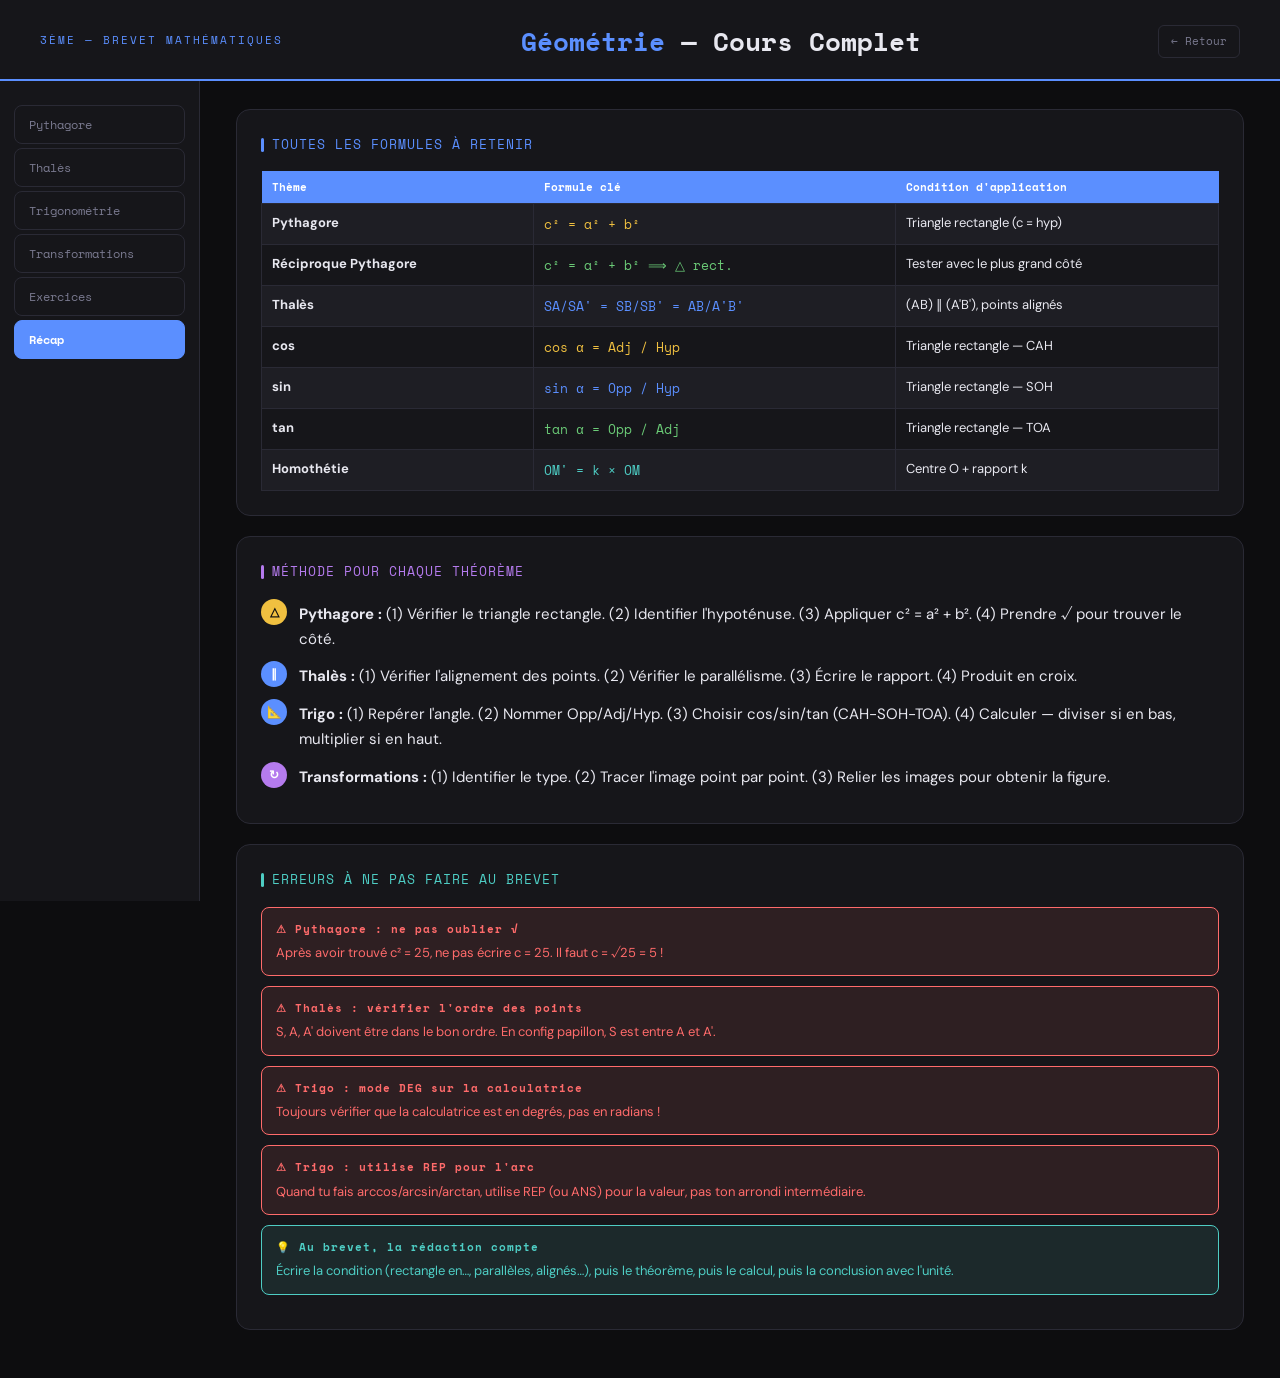
<file: cours/géométrie-brevet.html>
<html lang="fr"><head>
<meta charset="UTF-8">
<meta name="viewport" content="width=device-width, initial-scale=1.0, maximum-scale=1.0">
<title>Géométrie — Brevet Complet</title>
<link href="https://fonts.googleapis.com/css2?family=Space+Mono:ital,wght@0,400;0,700;1,400&amp;family=DM+Sans:ital,opsz,wght@0,9..40,300;0,9..40,500;0,9..40,700;1,9..40,300&amp;display=swap" rel="stylesheet">
<style>
  :root {
    --bg: #0d0d0f;
    --surface: #16161a;
    --surface2: #1e1e24;
    --surface3: #242430;
    --border: #2a2a35;
    --accent: #f0c040;
    --accent2: #5b8fff;
    --accent3: #ff6b6b;
    --accent4: #4ecdc4;
    --accent5: #b57bee;
    --text: #e8e8f0;
    --text-muted: #7a7a90;
    --green: #6bcb77;
  }
  * { box-sizing: border-box; margin: 0; padding: 0; }
  body {
    background: var(--bg);
    color: var(--text);
    font-family: 'DM Sans', sans-serif;
    font-size: 15px;
    line-height: 1.65;
    min-height: 100vh;
    overflow-x: hidden;
  }
  .header {
    background: var(--surface);
    border-bottom: 2px solid var(--accent2);
    padding: 18px 18px 14px;
    position: sticky;
    top: 0;
    z-index: 100;
  }
  .header-tag { font-family: 'Space Mono', monospace; font-size: 10px; color: var(--accent2); letter-spacing: 2px; text-transform: uppercase; margin-bottom: 3px; }
  .header h1 { font-family: 'Space Mono', monospace; font-size: 19px; font-weight: 700; }
  .header h1 span { color: var(--accent2); }
  .header-sub { font-size: 12px; color: var(--text-muted); margin-top: 2px; }
  .header-back { font-family: 'Space Mono', monospace; font-size: 11px; color: var(--text-muted); text-decoration: none; padding: 6px 12px; border: 1px solid var(--border); border-radius: 6px; transition: all 0.2s; white-space: nowrap; }
  .header-back:hover { color: var(--accent2); border-color: var(--accent2); }

  .nav-scroll { display: flex; gap: 5px; padding: 10px 16px; overflow-x: auto; scrollbar-width: none; background: var(--surface); border-bottom: 1px solid var(--border); }
  .nav-scroll::-webkit-scrollbar { display: none; }
  .nav-tab { flex-shrink: 0; padding: 6px 13px; border-radius: 20px; font-family: 'Space Mono', monospace; font-size: 11px; cursor: pointer; border: 1px solid var(--border); background: transparent; color: var(--text-muted); transition: all 0.2s; white-space: nowrap; }
  .nav-tab.active { background: var(--accent2); color: white; border-color: var(--accent2); font-weight: 700; }

  .section { display: none; padding: 16px; }
  .section.active { display: block; }

  .card { background: var(--surface); border: 1px solid var(--border); border-radius: 12px; padding: 18px; margin-bottom: 15px; }
  .card-title { font-family: 'Space Mono', monospace; font-size: 12px; color: var(--accent2); letter-spacing: 1px; text-transform: uppercase; margin-bottom: 12px; display: flex; align-items: center; gap: 8px; }
  .card-title::before { content: ''; width: 3px; height: 14px; background: var(--accent2); border-radius: 2px; }
  .card-title.yellow { color: var(--accent); }
  .card-title.yellow::before { background: var(--accent); }
  .card-title.green { color: var(--green); }
  .card-title.green::before { background: var(--green); }
  .card-title.red { color: var(--accent3); }
  .card-title.red::before { background: var(--accent3); }
  .card-title.purple { color: var(--accent5); }
  .card-title.purple::before { background: var(--accent5); }
  .card-title.teal { color: var(--accent4); }
  .card-title.teal::before { background: var(--accent4); }

  .formula { background: var(--surface2); border: 1px solid var(--accent2); border-left: 4px solid var(--accent2); border-radius: 8px; padding: 12px 16px; margin: 10px 0; font-family: 'Space Mono', monospace; font-size: 15px; color: var(--accent2); text-align: center; }
  .formula.yellow { border-color: var(--accent); border-left-color: var(--accent); color: var(--accent); }
  .formula.green { border-color: var(--green); border-left-color: var(--green); color: var(--green); }
  .formula.red { border-color: var(--accent3); border-left-color: var(--accent3); color: var(--accent3); }
  .formula.purple { border-color: var(--accent5); border-left-color: var(--accent5); color: var(--accent5); }
  .formula.teal { border-color: var(--accent4); border-left-color: var(--accent4); color: var(--accent4); }

  .vocab-grid { display: grid; grid-template-columns: 1fr 1fr; gap: 8px; margin-top: 10px; }
  .vocab-item { background: var(--surface2); border-radius: 8px; padding: 10px 12px; border-left: 3px solid var(--accent2); }
  .vocab-item.yellow { border-left-color: var(--accent); }
  .vocab-item.green { border-left-color: var(--green); }
  .vocab-item.red { border-left-color: var(--accent3); }
  .vocab-item.purple { border-left-color: var(--accent5); }
  .vocab-term { font-family: 'Space Mono', monospace; font-size: 11px; color: var(--accent2); font-weight: 700; margin-bottom: 3px; }
  .vocab-term.yellow { color: var(--accent); }
  .vocab-term.green { color: var(--green); }
  .vocab-def { font-size: 12px; color: var(--text-muted); }

  .graph-wrap { position: relative; width: 100%; aspect-ratio: 1; background: var(--surface2); border-radius: 10px; overflow: hidden; margin: 12px 0; border: 1px solid var(--border); }
  .graph-wrap.wide { aspect-ratio: 4/3; }
  canvas { width: 100% !important; height: 100% !important; display: block; }
  .graph-label { font-family: 'Space Mono', monospace; font-size: 11px; color: var(--text-muted); text-align: center; margin-top: 4px; margin-bottom: 8px; }

  .steps { margin: 10px 0; }
  .step { display: flex; gap: 12px; align-items: flex-start; margin-bottom: 10px; }
  .step-num { flex-shrink: 0; width: 26px; height: 26px; background: var(--accent2); color: white; border-radius: 50%; font-family: 'Space Mono', monospace; font-size: 12px; font-weight: 700; display: flex; align-items: center; justify-content: center; }
  .step-num.yellow { background: var(--accent); color: #0d0d0f; }
  .step-num.green { background: var(--green); color: #0d0d0f; }
  .step-num.red { background: var(--accent3); color: white; }
  .step-num.purple { background: var(--accent5); color: white; }
  .step-text { font-size: 14px; padding-top: 3px; }

  .alert { background: rgba(255,107,107,0.1); border: 1px solid var(--accent3); border-radius: 8px; padding: 12px 14px; margin: 10px 0; font-size: 13px; color: var(--accent3); }
  .alert-title { font-family: 'Space Mono', monospace; font-size: 11px; font-weight: 700; margin-bottom: 4px; letter-spacing: 1px; }
  .tip { background: rgba(78,205,196,0.1); border: 1px solid var(--accent4); border-radius: 8px; padding: 12px 14px; margin: 10px 0; font-size: 13px; color: var(--accent4); }
  .tip-title { font-family: 'Space Mono', monospace; font-size: 11px; font-weight: 700; margin-bottom: 4px; letter-spacing: 1px; }
  .info { background: rgba(91,143,255,0.1); border: 1px solid var(--accent2); border-radius: 8px; padding: 12px 14px; margin: 10px 0; font-size: 13px; color: var(--accent2); }
  .info-title { font-family: 'Space Mono', monospace; font-size: 11px; font-weight: 700; margin-bottom: 4px; letter-spacing: 1px; }
  .success { background: rgba(107,203,119,0.1); border: 1px solid var(--green); border-radius: 8px; padding: 12px 14px; margin: 10px 0; font-size: 13px; color: var(--green); }
  .success-title { font-family: 'Space Mono', monospace; font-size: 11px; font-weight: 700; margin-bottom: 4px; letter-spacing: 1px; }

  .exo-card { background: var(--surface); border: 1px solid var(--border); border-radius: 12px; margin-bottom: 12px; overflow: hidden; }
  .exo-header { padding: 14px 16px; display: flex; justify-content: space-between; align-items: center; cursor: pointer; user-select: none; gap: 8px; }
  .exo-header:hover { background: var(--surface2); }
  .exo-badge { font-family: 'Space Mono', monospace; font-size: 10px; padding: 3px 8px; border-radius: 4px; font-weight: 700; flex-shrink: 0; }
  .badge-easy { background: rgba(107,203,119,0.2); color: var(--green); }
  .badge-med { background: rgba(240,192,64,0.2); color: var(--accent); }
  .badge-hard { background: rgba(255,107,107,0.2); color: var(--accent3); }
  .exo-num { font-family: 'Space Mono', monospace; font-size: 10px; color: var(--text-muted); flex-shrink: 0; }
  .exo-title { font-size: 14px; font-weight: 500; flex: 1; }
  .exo-arrow { color: var(--text-muted); font-size: 18px; transition: transform 0.2s; flex-shrink: 0; }
  .exo-arrow.open { transform: rotate(90deg); }
  .exo-body { display: none; padding: 0 16px 16px; border-top: 1px solid var(--border); padding-top: 14px; }
  .exo-body.open { display: block; }
  .exo-question { font-size: 14px; margin-bottom: 14px; color: var(--text); line-height: 1.7; }
  .exo-hint { font-size: 12px; color: var(--text-muted); margin-bottom: 12px; background: var(--surface2); border-radius: 6px; padding: 8px 12px; }

  .answer-input { width: 100%; background: var(--surface2); border: 1px solid var(--border); border-radius: 8px; padding: 10px 14px; color: var(--text); font-family: 'Space Mono', monospace; font-size: 14px; outline: none; transition: border-color 0.2s; margin-bottom: 10px; }
  .answer-input:focus { border-color: var(--accent2); }

  .btn { display: inline-block; padding: 10px 20px; border-radius: 8px; font-family: 'Space Mono', monospace; font-size: 12px; font-weight: 700; cursor: pointer; border: none; transition: all 0.15s; letter-spacing: 0.5px; }
  .btn-primary { background: var(--accent2); color: white; }
  .btn-primary:active { transform: scale(0.97); }
  .btn-secondary { background: var(--surface2); color: var(--text); border: 1px solid var(--border); }
  .btn-show { background: rgba(91,143,255,0.15); color: var(--accent2); border: 1px solid var(--accent2); margin-left: 8px; }

  .feedback { margin-top: 10px; padding: 10px 14px; border-radius: 8px; font-size: 13px; font-family: 'Space Mono', monospace; display: none; }
  .feedback.correct { background: rgba(107,203,119,0.15); color: var(--green); border: 1px solid var(--green); }
  .feedback.wrong { background: rgba(255,107,107,0.15); color: var(--accent3); border: 1px solid var(--accent3); }

  .solution-box { margin-top: 12px; background: var(--surface2); border: 1px solid var(--border); border-radius: 8px; padding: 12px; font-size: 13px; display: none; }
  .solution-box.visible { display: block; }
  .solution-title { font-family: 'Space Mono', monospace; font-size: 11px; color: var(--accent2); margin-bottom: 8px; letter-spacing: 1px; }

  .filter-tabs { display: flex; gap: 6px; margin-bottom: 14px; flex-wrap: wrap; }
  .filter-tab { padding: 6px 14px; border-radius: 20px; font-family: 'Space Mono', monospace; font-size: 11px; cursor: pointer; border: 1px solid var(--border); background: var(--surface2); color: var(--text-muted); transition: all 0.15s; }
  .filter-tab.active-all { background: var(--surface3); color: var(--text); border-color: var(--text-muted); }
  .filter-tab.active-easy { background: rgba(107,203,119,0.2); color: var(--green); border-color: var(--green); }
  .filter-tab.active-med { background: rgba(240,192,64,0.2); color: var(--accent); border-color: var(--accent); }
  .filter-tab.active-hard { background: rgba(255,107,107,0.2); color: var(--accent3); border-color: var(--accent3); }

  .mcq-options { display: flex; flex-direction: column; gap: 8px; margin-bottom: 10px; }
  .mcq-btn { padding: 10px 16px; border-radius: 8px; font-family: 'Space Mono', monospace; font-size: 13px; cursor: pointer; border: 1px solid var(--border); background: var(--surface2); color: var(--text); text-align: left; transition: all 0.15s; }
  .mcq-btn:hover { border-color: var(--accent2); color: var(--accent2); }
  .mcq-btn.correct { background: rgba(107,203,119,0.15); color: var(--green); border-color: var(--green); }
  .mcq-btn.wrong { background: rgba(255,107,107,0.15); color: var(--accent3); border-color: var(--accent3); }

  .progress-bar-wrap { background: var(--surface2); border-radius: 10px; height: 8px; margin: 8px 0 16px; overflow: hidden; }
  .progress-bar-fill { height: 100%; background: linear-gradient(90deg, var(--accent2), var(--accent4)); border-radius: 10px; transition: width 0.4s ease; }
  .progress-label { font-family: 'Space Mono', monospace; font-size: 11px; color: var(--text-muted); display: flex; justify-content: space-between; margin-bottom: 4px; }

  .summary-table { width: 100%; border-collapse: collapse; font-size: 13px; margin-top: 12px; }
  .summary-table th { background: var(--accent2); color: white; padding: 8px 10px; font-family: 'Space Mono', monospace; font-size: 11px; text-align: left; }
  .summary-table td { padding: 10px; border: 1px solid var(--border); vertical-align: top; font-size: 13px; }
  .summary-table tr:nth-child(even) td { background: var(--surface2); }

  .trig-table { width: 100%; border-collapse: collapse; font-family: 'Space Mono', monospace; font-size: 13px; margin: 12px 0; }
  .trig-table th { background: var(--surface2); color: var(--accent2); padding: 8px 6px; text-align: center; border: 1px solid var(--border); font-size: 11px; }
  .trig-table td { padding: 8px 6px; text-align: center; border: 1px solid var(--border); color: var(--text); }
  .trig-table tr:hover td { background: var(--surface2); }
  .trig-table .hl { color: var(--accent2); font-weight: 700; }
  .trig-table .hl-y { color: var(--accent); font-weight: 700; }
  .trig-table .hl-g { color: var(--green); font-weight: 700; }
  .trig-table .hl-r { color: var(--accent3); font-weight: 700; }
  .trig-table .hl-p { color: var(--accent5); font-weight: 700; }

  .problem-ctx { background: var(--surface2); border-left: 4px solid var(--accent5); border-radius: 0 8px 8px 0; padding: 14px 16px; margin: 12px 0; font-size: 14px; }
  .problem-ctx-title { font-family: 'Space Mono', monospace; font-size: 11px; color: var(--accent5); letter-spacing: 1px; margin-bottom: 6px; }

  .chip { display: inline-block; background: var(--surface2); border: 1px solid var(--border); border-radius: 6px; padding: 3px 10px; font-family: 'Space Mono', monospace; font-size: 12px; margin: 2px; }

  .soh-grid { display: grid; grid-template-columns: 1fr 1fr 1fr; gap: 8px; margin: 12px 0; }
  .soh-box { background: var(--surface2); border-radius: 10px; padding: 12px 8px; text-align: center; border: 1px solid var(--border); }
  .soh-name { font-family: 'Space Mono', monospace; font-size: 18px; font-weight: 700; margin-bottom: 6px; }
  .soh-frac { display: flex; flex-direction: column; align-items: center; gap: 2px; font-family: 'Space Mono', monospace; font-size: 12px; }
  .soh-num { color: var(--text); }
  .soh-line { width: 60%; height: 1px; background: var(--text-muted); margin: 2px auto; }
  .soh-den { color: var(--text-muted); }

  .transform-row { display: flex; gap: 10px; margin: 10px 0; flex-wrap: wrap; }
  .transform-box { flex: 1; min-width: 100px; background: var(--surface2); border-radius: 8px; padding: 12px; border: 1px solid var(--border); text-align: center; }
  .transform-icon { font-size: 24px; margin-bottom: 6px; }
  .transform-name { font-family: 'Space Mono', monospace; font-size: 11px; color: var(--accent2); margin-bottom: 4px; font-weight: 700; }
  .transform-desc { font-size: 11px; color: var(--text-muted); }

  p { margin-bottom: 8px; }
  p:last-child { margin-bottom: 0; }
  strong { color: var(--text); font-weight: 700; }
  .highlight { color: var(--accent); font-family: 'Space Mono', monospace; }
  .hl-blue { color: var(--accent2); font-family: 'Space Mono', monospace; }
  .hl-green { color: var(--green); font-family: 'Space Mono', monospace; }
  .hl-red { color: var(--accent3); font-family: 'Space Mono', monospace; }
  .hl-purple { color: var(--accent5); font-family: 'Space Mono', monospace; }
  .hl-teal { color: var(--accent4); font-family: 'Space Mono', monospace; }
  small { font-size: 12px; color: var(--text-muted); }
  hr { border: none; border-top: 1px solid var(--border); margin: 14px 0; }
  .section-divider { font-family: 'Space Mono', monospace; font-size: 10px; color: var(--text-muted); letter-spacing: 2px; text-transform: uppercase; margin: 20px 0 10px; padding: 0 4px; }

  @media (min-width: 768px) {
    body { font-size: 16px; }
    .page-wrapper { display: flex; min-height: 100vh; }
    .header { padding: 20px 40px 16px; display: flex; align-items: center; justify-content: space-between; gap: 24px; }
    .header-content { flex: 1; }
    .header-tag { font-size: 11px; }
    .header h1 { font-size: 26px; }
    .header-sub { font-size: 13px; }
    .nav-scroll { display: flex; flex-direction: column; gap: 4px; padding: 24px 14px; overflow-x: visible; overflow-y: auto; width: 200px; min-width: 200px; height: calc(100vh - 80px); position: sticky; top: 80px; border-bottom: none; border-right: 1px solid var(--border); background: var(--surface); align-self: flex-start; }
    .nav-tab { width: 100%; text-align: left; border-radius: 8px; padding: 10px 14px; font-size: 12px; white-space: normal; }
    .nav-tab.active { border-radius: 8px; }
    .main-content { flex: 1; min-width: 0; padding: 0; }
    .section { padding: 28px 36px; width: 100%; }
    .cards-grid { display: grid; grid-template-columns: 1fr 1fr; gap: 18px; }
    .cards-grid .card { margin-bottom: 0; }
    .card { padding: 24px; margin-bottom: 20px; border-radius: 14px; }
    .card-title { font-size: 13px; margin-bottom: 16px; }
    .formula { font-size: 17px; padding: 14px 20px; }
    .vocab-grid { grid-template-columns: 1fr 1fr 1fr; gap: 12px; }
    .vocab-def { font-size: 13px; }
    .graph-wrap { aspect-ratio: 16/9 !important; max-height: 400px; }
    .graph-wrap.sq { aspect-ratio: 1/1 !important; max-height: 400px; }
    .step-text { font-size: 15px; }
    .exo-grid { display: grid; grid-template-columns: 1fr 1fr; gap: 14px; }
    .exo-grid .exo-card { margin-bottom: 0; }
    .exo-title { font-size: 15px; }
    .soh-grid { gap: 16px; }
    .soh-name { font-size: 22px; }
    .soh-frac { font-size: 14px; }
  }
</style>
</head>
<body>

<div class="header">

  <div class="header-tag">3ème — Brevet Mathématiques</div>

  <h1><span>Géométrie</span> — Cours Complet</h1>

  <a href="../index.html" class="header-back">← Retour</a>

</div>

<div class="page-wrapper">
<div class="nav-scroll">
  <button class="nav-tab" onclick="showSection('pythagore', this)"> Pythagore</button>
  <button class="nav-tab" onclick="showSection('thales', this)">Thalès</button>
  <button class="nav-tab" onclick="showSection('trigo', this)"> Trigonométrie</button>
  <button class="nav-tab" onclick="showSection('transformations', this)">Transformations</button>
  <button class="nav-tab" onclick="showSection('exercices', this)"> Exercices</button>
  <button class="nav-tab active" onclick="showSection('recap', this)">Récap</button>
</div>

<div class="main-content">

<!-- ==================== PYTHAGORE ==================== -->
<div id="sec-pythagore" class="section">

  <div class="card">
    <div class="card-title">Qu'est-ce qu'un triangle rectangle ?</div>
    <p>Un triangle rectangle est un triangle qui possède un <strong>angle droit (90°)</strong>. Le côté opposé à l'angle droit s'appelle l'<span class="hl-blue">hypoténuse</span> — c'est toujours le <strong>plus grand côté</strong>.</p>
    <div class="vocab-grid">
      <div class="vocab-item">
        <div class="vocab-term">Hypoténuse</div>
        <div class="vocab-def">Côté en face de l'angle droit. Noté <strong>c</strong>. C'est le plus long.</div>
      </div>
      <div class="vocab-item">
        <div class="vocab-term">Côtés de l'angle droit</div>
        <div class="vocab-def">Les deux autres côtés. Notés <strong>a</strong> et <strong>b</strong>.</div>
      </div>
      <div class="vocab-item">
        <div class="vocab-term">Angle droit</div>
        <div class="vocab-def">Angle de 90°, symbolisé par un petit carré dans le triangle.</div>
      </div>
      <div class="vocab-item">
        <div class="vocab-term">Symbole ⊾</div>
        <div class="vocab-def">Le petit carré au sommet indique que l'angle est droit.</div>
      </div>
    </div>
    <div class="graph-wrap sq">
      <canvas id="canvas-pyth-intro" width="0" height="0"></canvas>
    </div>
    <div class="graph-label">△ABC rectangle en C — hypoténuse AB</div>
  </div>

  <div class="card">
    <div class="card-title yellow">Théorème de Pythagore</div>
    <p>Dans un triangle rectangle, le carré de l'hypoténuse est égal à la somme des carrés des deux autres côtés.</p>
    <div class="formula yellow">AB² = AC² + BC²</div>
    

    <div class="section-divider">Calculer l'hypoténuse</div>
    <div class="steps">
      <div class="step">
        <div class="step-num yellow">1</div>
        <div class="step-text">On sait que le triangle est rectangle en C → <span class="highlight">AB² = AC² + BC²</span></div>
      </div>
      <div class="step">
        <div class="step-num yellow">2</div>
        <div class="step-text">On remplace par les valeurs : AC = 3 cm, BC = 4 cm → <span class="highlight">AB² = 3² + 4² = 9 + 16 = 25</span></div>
      </div>
      <div class="step">
        <div class="step-num yellow">3</div>
        <div class="step-text">On prend la racine carrée : <span class="highlight">AB = √25 = 5 cm</span></div>
      </div>
    </div>

    <div class="section-divider">Calculer un côté qui n'est pas l'hypoténuse</div>
    <div class="steps">
      <div class="step">
        <div class="step-num">1</div>
        <div class="step-text">Si AB = 13 et AC = 5 → <span class="hl-blue">BC² = AB² − AC² = 169 − 25 = 144</span></div>
      </div>
      <div class="step">
        <div class="step-num">2</div>
        <div class="step-text"><span class="hl-blue">BC = √144 = 12 cm</span></div>
      </div>
    </div>
  </div>

  <div class="cards-grid">
    <div class="card">
      <div class="card-title green">Réciproque de Pythagore</div>
      <p>La réciproque permet de <strong>vérifier si un triangle est rectangle</strong>.</p>
      <div class="formula green">Si c² = a² + b² alors le triangle rectangle</div>
      <p style="margin-top:10px">Si le carré du plus grand côté = somme des carrés des deux autres, alors le triangle est rectangle.</p>
      <div class="tip">
        <div class="tip-title">Méthode</div>
        Toujours tester avec le <strong>plus grand côté</strong> au carré d'un côté.
      </div>
      <div class="steps">
        <div class="step">
          <div class="step-num green">1</div>
          <div class="step-text">Identifier le plus grand côté (ex : 10)</div>
        </div>
        <div class="step">
          <div class="step-num green">2</div>
          <div class="step-text">Calculer 10² = 100, et 6² + 8² = 36 + 64 = 100 ✓</div>
        </div>
        <div class="step">
          <div class="step-num green">3</div>
          <div class="step-text">100 = 100 donc le triangle <strong>est rectangle</strong></div>
        </div>
      </div>
    </div>

    <div class="card">
      <div class="card-title red">Contraposée de Pythagore</div>
      <p>La contraposée permet de <strong>prouver qu'un triangle n'est pas rectangle</strong>.</p>
      <div class="formula red">Si c² ≠ a² + b² alors le triangle n'est pas rectangle</div>
      <p style="margin-top:10px">Si on teste et que les deux membres sont différents, alors le triangle n'est <strong>pas rectangle</strong>.</p>
      <div class="alert">
        <div class="alert-title">⚠ Attention</div>Ne pas oublié de citer la contraposé de pythagore lorsque vous répondez à une question.</div>
      <div class="steps">
        <div class="step">
          <div class="step-num red">1</div>
          <div class="step-text">Grand côté = 7 : 7² = 49</div>
        </div>
        <div class="step">
          <div class="step-num red">2</div>
          <div class="step-text">5² + 4² = 25 + 16 = 41</div>
        </div>
        <div class="step">
          <div class="step-num red">3</div>
          <div class="step-text">49 ≠ 41 → le triangle <strong>n'est pas rectangle</strong></div>
        </div>
      </div>
    </div>
  </div>

  <div class="card">
    <div class="card-title purple">Rédaction d'un exercice au brevt</div>
    <p>Au brevet, la rédaction est notée. Voici le plan type :</p>
    <div class="steps">
      <div class="step">
        <div class="step-num purple">1</div>
        <div class="step-text"><strong>Hypothèse :</strong> "Le triangle ABC est rectangle en C." (donné dans l'énoncé)</div>
      </div>
      <div class="step">
        <div class="step-num purple">2</div>
        <div class="step-text"><strong>Application du théorème :</strong> "D'après le théorème de Pythagore : AB² = AC² + BC²"</div>
      </div>
      <div class="step">
        <div class="step-num purple">3</div>
        <div class="step-text"><strong>Calcul :</strong> "AB² = 6² + 8² = 36 + 64 = 100"</div>
      </div>
      <div class="step">
        <div class="step-num purple">4</div>
        <div class="step-text"><strong>Conclusion :</strong> "Donc AB = √100 = 10 cm"</div>
      </div>
    </div>
    <div class="success">
      <div class="success-title">✓ Pour la réciproque</div>
      "Le plus grand côté est AB = 10 cm. Or 10² = 100 et 6² + 8² = 36 + 64 = 100. Les deux membres sont égaux, donc d'après la réciproque du théorème de Pythagore, le triangle ABC est rectangle en C."
    </div>
  </div>
</div>

<!-- ==================== THALES ==================== -->
<div id="sec-thales" class="section">

  <div class="card">
    <div class="card-title">Configuration de Thalès</div>
    <p>Le théorème de Thalès s'applique dans une <strong>configuration précise</strong>. Il faut deux droites sécantes coupées par deux droites parallèles.</p>
    <div class="vocab-grid">
      <div class="vocab-item">
        <div class="vocab-term">Configuration "papillon"</div>
        <div class="vocab-def">Deux demi-droites issues d'un même point S, coupées par deux parallèles.</div>
      </div>
      <div class="vocab-item">
        <div class="vocab-term">Configuration "triangle"</div>
        <div class="vocab-def">Une droite coupe deux côtés d'un triangle et est parallèle au troisième.</div>
      </div>
      
      <div class="vocab-item">
        <div class="vocab-term">Points alignés</div>
        <div class="vocab-def">S, A, A' sont alignés / S, B, B' sont alignés.</div>
      </div>
    </div>
    <div class="graph-wrap wide">
      <canvas id="canvas-thales-config" width="0" height="0"></canvas>
    </div>
    <div class="graph-label">S sommet, (AB) ∥ (A'B') — configuration Thalès</div>
  </div>

  <div class="card">
    <div class="card-title yellow">Théorème de Thalès</div>
    <p>Voici la méthode : Petite longeur / Grande longeur (ou l'inverse). Il faut aussi faire attention à garder le meme ordre partout. <strong> Avec la configuartion ci-dessus voila la formule</strong> :</p>
    <div class="formula yellow">SA/SA' = SB/SB' = AB/A'B'
 
</div>
    <div class="info">
      <div class="info-title">Ce que ça signifie</div>
 
    Les longueurs sont proportionnelles. Si on connaît 3 valeurs sur 4, on peut trouver la 4ème par une règle de trois (produit en croix).
    </div>
    <div class="section-divider">Exemple concret</div>
    <p>SA = 4, SA' = 6, SB = 5. Trouver SB'.</p>
    <div class="steps">
      <div class="step">
        <div class="step-num yellow">1</div>
        <div class="step-text">On écrit le rapport : <span class="highlight">SA/SA' = SB/SB'</span></div>
      </div>
      <div class="step">
        <div class="step-num yellow">2</div>
        <div class="step-text">On remplace : <span class="highlight">4/6 = 5/SB'</span></div>
      </div>
      <div class="step">
        <div class="step-num yellow">3</div>
        <div class="step-text">Produit en croix : <span class="highlight">SB' = (5 × 6) / 4 = 30/4 = 7,5</span></div>
      </div>
    </div>
  </div>

  <div class="card" style="margin-top:15px">
    <div class="card-title teal">Configuration "Papillon"</div>
    <p>Dans la configuration papillon, le point S est <strong>entre</strong> les deux parallèles. Les points sont dans l'ordre S, A', A (et S, B', B). Les rapports restent les mêmes mais attention à l'ordre !</p>
    <div class="formula teal">SA/SA' = SB/SB' = AB/A'B'</div>
    <div class="graph-wrap wide">
      <canvas id="canvas-thales-papillon" width="0" height="0"></canvas>
    </div>
    <div class="graph-label">Configuration papillon : S est entre les deux parallèles (AB) et (A'B')</div>
    <div class="alert">
      <div class="alert-title">⚠ Différence clé avec la config classique</div>
      Dans la config classique, S est à l'extérieur (avant AB et A'B'). Dans la config papillon, S est au croisement entre les deux parallèles. Les rapports sont les mêmes, mais l'ordre des points sur chaque droite est inversé : S est entre A et A' (et entre B et B').
    </div>
    <div class="tip">
      <div class="tip-title">💡 Astuce visuelle</div>
      Ça ressemble à un papillon car les deux triangles SAB et SA'B' se croisent en S, formant une figure en X.
    </div>
  </div>

  <div class="cards-grid" style="margin-top:15px">
    <div class="card">
      <div class="card-title green">Réciproque de Thalès</div>
      <p>La réciproque permet de <strong>prouver que deux droites sont parallèles</strong>.</p>
      <div class="formula green">SA/SA' = SB/SB' ⟹ (AB) ∥ (A'B')</div>
      <p style="margin-top:10px">Si les rapports sont égaux et que les points sont bien alignés (S, A, A' et S, B, B'), alors les droites sont parallèles.</p>
      <div class="steps">
        <div class="step">
          <div class="step-num green">1</div>
          <div class="step-text">Calculer SA/SA' = 4/6 = 2/3</div>
        </div>
        <div class="step">
          <div class="step-num green">2</div>
          <div class="step-text">Calculer SB/SB' = 6/9 = 2/3</div>
        </div>
        <div class="step">
          <div class="step-num green">3</div>
          <div class="step-text">2/3 = 2/3 → S, A, A' et S, B, B' alignés → <strong>(AB) ∥ (A'B')</strong></div>
        </div>
      </div>
    </div>

    <div class="card">
      <div class="card-title red">Erreurs classiques</div>
      <div class="alert">
        <div class="alert-title">⚠ Vérifier l'alignement !</div>
        S, A, A' doivent être alignés dans cet ordre (ou S, A', A). Même chose pour S, B, B'. Si l'ordre n'est pas respecté, la configuration est fausse.
      </div>
      <div class="alert">
        <div class="alert-title">⚠ Ne pas confondre les rapports</div>
        SA/SA' = SB/SB' et <strong>pas</strong> SA/SB = SA'/SB'. Toujours comparer des longueurs sur la <em>même</em> droite.
      </div>
      <div class="tip">
        <div class="tip-title">💡 Conseil</div>
        Faire un schéma légendé avant de commencer. Identifier clairement le point S et les deux parallèles.
      </div>
    </div>
  </div>

  <div class="card" style="margin-top:15px">
    <div class="card-title purple">Rédaction</div>
    <div class="steps">
      <div class="step">
        <div class="step-num purple">1</div>
        <div class="step-text"><strong>Points alignés :</strong> "Les points S, A, A' sont alignés d'une part et les points S, B, B' sont alignés d'autre part."</div>
      </div>
      <div class="step">
        <div class="step-num purple">2</div>
        <div class="step-text"><strong>Parallèles :</strong> "De plus, (AB) est parallèle à (A'B')"</div>
      </div>
      <div class="step">
        <div class="step-num purple">3</div>
        <div class="step-text"><strong>Application :</strong> "Or, d'après le théorème de Thalès : SA/SA' = SB/SB' = AB/A'B'"</div>
      </div>
      <div class="step">
        <div class="step-num purple">4</div>
        <div class="step-text"><strong>Calcul + conclusion :</strong> Produit en croix puis donner la valeur cherchée avec son unité. Et conclure avec : Donc SA = ? ou (AB) et (A'B') sont parallèles.</div>
      </div>
    </div>
  </div>
</div>

<!-- ==================== TRIGONOMETRIE ==================== -->
<div id="sec-trigo" class="section">

  <div class="card">
    <div class="card-title">Introduction : les côtés selon l'angle</div>
    <p>Dans un triangle rectangle, les noms des côtés <strong>dépendent de l'angle étudié</strong>. Pour un angle <span class="hl-blue">α</span> :</p>
    <div class="vocab-grid">
      <div class="vocab-item">
        <div class="vocab-term">Adjacent</div>
        <div class="vocab-def">Le côté qui "touche" l'angle α (mais pas l'hypoténuse).</div>
      </div>
      <div class="vocab-item">
        <div class="vocab-term">Opposé</div>
        <div class="vocab-def">Le côté "en face" de l'angle α.</div>
      </div>
      <div class="vocab-item">
        <div class="vocab-term">Hypoténuse</div>
        <div class="vocab-def">Toujours en face de l'angle droit — jamais un côté de l'angle α.</div>
      </div>
    </div>
    <div class="graph-wrap wide">
      <canvas id="canvas-trigo-intro" width="0" height="0"></canvas>
    </div>
    <div class="graph-label">Côtés Adjacent / Opposé / Hypoténuse par rapport à α</div>
  </div>

  <div class="card">
    <div class="card-title yellow">Les 3 formules — CAH SOH TOA</div>
    <p>Il est recommandé de noter ce moyen mnémotechnique sur le brouillon dès le début de l'épreuve.</p>
    <div class="soh-grid">
      <div class="soh-box">
        <div class="soh-name" style="color:var(--accent)">cos α</div>
        <div class="soh-frac">
          <div class="soh-num">Adjacent</div>
          <div class="soh-line"></div>
          <div class="soh-den">Hypoténuse</div>
        </div>
        <div style="font-family:'Space Mono',monospace;font-size:10px;color:var(--text-muted);margin-top:8px">CAH</div>
      </div>
      <div class="soh-box">
        <div class="soh-name" style="color:var(--accent2)">sin α</div>
        <div class="soh-frac">
          <div class="soh-num">Opposé</div>
          <div class="soh-line"></div>
          <div class="soh-den">Hypoténuse</div>
        </div>
        <div style="font-family:'Space Mono',monospace;font-size:10px;color:var(--text-muted);margin-top:8px">SOH</div>
      </div>
      <div class="soh-box">
        <div class="soh-name" style="color:var(--green)">tan α</div>
        <div class="soh-frac">
          <div class="soh-num">Opposé</div>
          <div class="soh-line"></div>
          <div class="soh-den">Adjacent</div>
        </div>
        <div style="font-family:'Space Mono',monospace;font-size:10px;color:var(--text-muted);margin-top:8px">TOA</div>
      </div>
    </div>
    <div class="formula yellow">CAH — SOH — TOA</div>
    <div class="tip">
      <div class="tip-title">💡 Moyen mnémotechnique</div>
      <strong>C</strong>os = <strong>A</strong>djacent / <strong>H</strong>yp → CAH &nbsp;|&nbsp; <strong>S</strong>in = <strong>O</strong>pposé / <strong>H</strong>yp → SOH &nbsp;|&nbsp; <strong>T</strong>an = <strong>O</strong>pposé / <strong>A</strong>dj → TOA
    </div>
  </div>

  

  

  

  <div class="card" style="margin-top:15px">
    <div class="card-title green">Déterminer un angle inconnu</div>
    <p><strong>Démarche en 2 étapes :</strong></p>
    <div class="steps">
      <div class="step">
        <div class="step-num green">1</div>
        <div class="step-text"><strong>Identifier les côtés disponibles</strong> par rapport à l'angle recherché. Si l'hypoténuse et l'adjacent sont connus, on utilise le <span class="hl-green">cosinus (CAH)</span>.</div>
      </div>
      <div class="step">
        <div class="step-num green">2</div>
        <div class="step-text"><strong>Appliquer la formule</strong>, puis calculer l'arc correspondant (arccos, arcsin ou arctan) pour obtenir la valeur de l'angle.</div>
      </div>
    </div>
    <div class="section-divider">Exemple</div>
    <p>Hypoténuse = 6, Adjacent = 4 :</p>
    <div class="formula green">cos(angle) = 4/6 ≈ 0,667</div>
    <div class="steps">
      <div class="step">
        <div class="step-num green">3</div>
        <div class="step-text">Pour passer du cos, sin ou tan vers la valeur d'un angle en degré, voir :  <strong>Utiliser la calculatrice</strong></div>
      </div>
    </div>
  </div>

  <div class="card" style="margin-top:15px">
    <div class="card-title red">Déterminer un côté inconnu</div>
    <p>La démarche est identique : identifier l'angle et les côtés connus, puis appliquer la formule adaptée. Deux cas se présentent selon la position du côté inconnu dans la fraction.</p>

    <div class="section-divider">Cas 1 — Le côté inconnu est au dénominateur</div>
    <div class="steps">
      <div class="step">
        <div class="step-num red">Ex</div>
        <div class="step-text">cos(35°) = 4 / <strong>H</strong> &nbsp;→&nbsp; H est l'hypoténuse (inconnue), 4 est l'adjacent.</div>
      </div>
      <div class="step">
        <div class="step-num red">→</div>
        <div class="step-text"><strong>H = 4 / cos(35°)</strong> — lorsque l'inconnue est au dénominateur, on divise le numérateur par le ratio. </div>
      </div>
    </div>
    <div class="formula red">H = Adjacent / cos(35°) = 4 / 0,819 ≈ 4,88</div>

    <div class="section-divider">Cas 2 — Le côté inconnu est au numérateur</div>
    <div class="steps">
      <div class="step">
        <div class="step-num red">Ex</div>
        <div class="step-text">cos(35°) = <strong>Adj</strong> / 6 &nbsp;→&nbsp; l'hypoténuse (6) est connue, l'adjacent est à trouver.</div>
      </div>
      <div class="step">
        <div class="step-num red">→</div>
        <div class="step-text"><strong>Adj = 6 × cos(35°)</strong> — lorsque l'inconnue est au numérateur, on multiplie le dénominateur par le ratio.</div>
      </div>
    </div>
    <div class="formula red">Adjacent = Hyp × cos(35°) = 6 × 0,819 ≈ 4,91</div>

    <div class="success">
      <div class="success-title">✓ À retenir</div>
      Côté inconnu au <strong>dénominateur (en bas)</strong> → on <strong>divise</strong>.<br>
      Côté inconnu au <strong>numérateur (en haut)</strong> → on <strong>multiplie</strong>.
    </div>
    <div class="info">
      <div class="info-title">Remarque</div>
      La maîtrise de ces deux cas s'acquiert principalement par la pratique des exercices.
    </div>
  </div>

  <div class="card" style="margin-top:15px">
    <div class="card-title teal">Utiliser la calculatrice</div>
    <p>Pour obtenir le cosinus, le sinus ou la tangente d'un angle :</p>
    <div class="info" style="margin-top:10px">
      <div class="info-title">Calculer la valeur du ratio</div>
      Saisir <strong>cos(35)</strong> puis EXE → la calculatrice renvoie un nombre (compris entre 0 et 1).
</div>
    <div class="info">
      <div class="info-title">Retrouver la valeur en degré d'un angle à partir du ratio</div>
      Lorsque la valeur du cos, sin ou tan est connue et que l'on cherche l'angle correspondant :<br>
      Saisir <strong>arccos(0,7)</strong> ou <strong>cos⁻¹(0,7)</strong> → la calculatrice renvoie l'angle en degrés.<br>
      Sur la calculatrice : touche <strong>SHIFT/SECONDE</strong> + cos / sin / tan.
    </div>
    <div class="tip">
      <div class="tip-title">💡 Conseil : utiliser REP</div>
      Lors du calcul de l'arc (arccos, arcsin, arctan), il est conseillé d'utiliser la touche <strong>REP</strong> (ou ANS) pour récupérer le résultat précédent au lieu de le ressaisir manuellement. Cela évite les erreurs d'arrondi intermédiaires.
    </div>
    <div class="alert">
      <div class="alert-title">⚠ Mode DEGRÉ</div>
      Vérifier que la calculatrice est réglée en mode <strong>DEG</strong> (degrés) et non en RAD ou GRAD.
    </div>
  </div><div class="card" style="margin-top:15px">
    <div class="card-title purple">Rédiger une preuve complète</div>
    <div class="alert">
      <div class="alert-title">⚠ La rédaction compte au brevet</div>
      Ne jamais écrire cos A = AC/AB sans avoir dit avant que A est l'angle étudié et que le triangle est rectangle. Mets toujours les conditions avant le calcul.
    </div>
    <div class="steps">
      <div class="step">
        <div class="step-num purple">1</div>
        <div class="step-text"><strong>Contexte :</strong> "Le triangle ABC est rectangle en C"</div>
      </div>
      
      <div class="step">
        <div class="step-num purple">2</div>
        <div class="step-text"><strong>Formule :</strong>J'utilise le cosinus/sinus/tangente (La trigonométries sont des outils, non des formules, alors on n'applique pas, on utilise)</div>
      </div>
      <div class="step">
        <div class="step-num purple">3</div>
        <div class="step-text"><strong>Calcul + conclusion :</strong> "cos(A) = 6/10 = 0,6 → A = arccos(0,6) ≈ 53,1°"</div>
      </div>
    </div>
  </div>
</div>

<!-- ==================== TRANSFORMATIONS ==================== -->
<div id="sec-transformations" class="section">

  <div class="card">
    <div class="card-title">Les 5 transformations du brevet</div>
    <div class="transform-row">
      <div class="transform-box">
        <div class="transform-icon">↔</div>
        <div class="transform-name">Symétrie axiale</div>
        <div class="transform-desc">Réflexion par rapport à une droite</div>
      </div>
      <div class="transform-box">
        <div class="transform-icon">⊙</div>
        <div class="transform-name">Symétrie centrale</div>
        <div class="transform-desc">½ tour autour d'un point</div>
      </div>
      <div class="transform-box">
        <div class="transform-icon">→</div>
        <div class="transform-name">Translation</div>
        <div class="transform-desc">Déplacement sans rotation</div>
      </div>
      <div class="transform-box">
        <div class="transform-icon">↻</div>
        <div class="transform-name">Rotation</div>
        <div class="transform-desc">Tour autour d'un point d'un angle donné</div>
      </div>
      <div class="transform-box">
        <div class="transform-icon">⤢</div>
        <div class="transform-name">Homothétie</div>
        <div class="transform-desc">Agrandissement/réduction depuis un centre</div>
      </div>
    </div>
    <div class="success">
      <div class="success-title">✓ Propriété commune aux 4 isométries (sauf homothétie)</div>
      Symétrie axiale, symétrie centrale, translation et rotation conservent les distances, les angles et l'aire. L'homothétie conserve les angles et la forme, mais <strong>pas</strong> les distances.
    </div>
  </div>

  <div class="cards-grid" style="margin-top:15px">
    <div class="card">
      <div class="card-title yellow">Symétrie axiale</div>
      <p><strong>Axe de symétrie (d)</strong> : la droite par rapport à laquelle on effectue la réflexion.</p>
      <div class="formula yellow">M' est le symétrique de M par rapport à (d)</div>
      <div class="steps">
        <div class="step">
          <div class="step-num yellow">1</div>
          <div class="step-text">Tracer la perpendiculaire à (d) passant par M</div>
        </div>
        <div class="step">
          <div class="step-num yellow">2</div>
          <div class="step-text">Mesurer la distance de M à l'axe</div>
        </div>
        <div class="step">
          <div class="step-num yellow">3</div>
          <div class="step-text">Reporter la même distance de l'autre côté → point M'</div>
        </div>
      </div>
      <div class="vocab-grid" style="margin-top:10px">
        <div class="vocab-item yellow">
          <div class="vocab-term yellow">Propriétés</div>
          <div class="vocab-def">• (d) est la médiatrice de [MM']<br>• MM' ⊥ (d)<br>• Le milieu de [MM'] ∈ (d)</div>
        </div>
        <div class="vocab-item">
          <div class="vocab-term">Axe de symétrie d'une figure</div>
          <div class="vocab-def">Une figure a un axe de symétrie si elle est identique de part et d'autre de cet axe.</div>
        </div>
      </div>
    </div>

    <div class="card">
      <div class="card-title">Symétrie centrale</div>
      <p><strong>Centre de symétrie O</strong> : le point par rapport auquel on effectue le ½ tour.</p>
      <div class="formula">O est le milieu de [MM']</div>
      <div class="steps">
        <div class="step">
          <div class="step-num">1</div>
          <div class="step-text">Tracer la droite (OM)</div>
        </div>
        <div class="step">
          <div class="step-num">2</div>
          <div class="step-text">Reporter OA = OM de l'autre côté de O → point M'</div>
        </div>
      </div>
      <div class="vocab-grid" style="margin-top:10px">
        <div class="vocab-item">
          <div class="vocab-term">Propriétés</div>
          <div class="vocab-def">• O milieu de [MM']<br>• OM = OM'<br>• MM' passe par O</div>
        </div>
        <div class="vocab-item green">
          <div class="vocab-term green">Figures à centre de symétrie</div>
          <div class="vocab-def">Cercle, parallélogramme, losange, rectangle, carré, etc.</div>
        </div>
      </div>
    </div>
  </div>

  <div class="cards-grid" style="margin-top:15px">
    <div class="card">
      <div class="card-title green">Translation</div>
      <p>La translation est le fait de transformer un point en un autre<strong> : "Par la translation de A en B"</strong> .</p>
      <div class="formula green">"Contruire la figure A'B'C'D' par la translation de A en A'" Par ex.</div>
      <div class="steps">
        <div class="step">
          <div class="step-num green">1</div>
          <div class="step-text">Déterminer la position de chaque point de la figure par rapport à A. (Sur l'axe des abcisses et des ordonnés)</div>
        </div>
        <div class="step">
          <div class="step-num green">2</div>
          <div class="step-text">Reproduisé les points avec les memes distances, mais cette fois par rapport au point A'.</div>
        </div>
        <div class="step">
          <div class="step-num green">3</div>
          <div class="step-text">On obtient donc la même figure, à un different endroit. (Ne pas oublié le "prime '" sur les lettres de la nouvelle figure)</div>
        </div>
      </div>
      <div class="info">
        <div class="info-title">Propriétés</div>Les longeurs sont les mêmes, les angles ont les mêmes valeurs, la figure ne s'est pas retourné, les figures sont superpossables.</div>
    </div>

    <div class="card">
      <div class="card-title purple">Rotation</div>
      <p>Pour faire une rotation, on a besoin de savoir :

Le centre (le point O),

L'angle : De combien de degrés on tourne.

Le sens : (sens horaire ou anti-horraire)</p>
      
      <div class="steps">
        <div class="step">
          <div class="step-num purple">1</div>
          <div class="step-text">On relie le point qu'on veut rotater au centre O.</div>
        </div>
        <div class="step">
          <div class="step-num purple">2</div>
          <div class="step-text">On utilise notre rapporteur. Et on reporte avec l'angle qu'on nous demande. (Attention à ne pas se tromper de sens)</div>
        </div>
      </div>
      <div class="vocab-grid" style="margin-top:10px">
        <div class="vocab-item purple">
          <div class="vocab-term purple">Rotation de 90°</div>
          <div class="vocab-def">Un quart de tour. Sens trigo = anti-horaire.</div>
        </div>
        <div class="vocab-item purple">
          <div class="vocab-term purple">Rotation de 180°</div>
          <div class="vocab-def">Un demi-tour. Équivalent à une symétrie centrale !</div>
        </div>
      </div>
    </div>
  </div>

  <div class="card" style="margin-top:15px">
    <div class="card-title teal">Homothétie</div>
    <p>L'homothétie est une transformation qui <strong>agrandit ou réduit</strong> une figure depuis un centre O, avec un rapport k.</p>
    <div class="formula teal">OM' = k × OM</div>
    <div class="vocab-grid">
      <div class="vocab-item">
        <div class="vocab-term">Centre O</div>
        <div class="vocab-def">Point fixe de la transformation. Tous les agrandissements partent de O.</div>
      </div>
      <div class="vocab-item">
        <div class="vocab-term">Rapport k</div>
        <div class="vocab-def">Facteur d'agrandissement. k &gt; 1 = agrandissement, 0 &lt; k &lt; 1 = réduction, k &lt; 0 = retournement.</div>
      </div>
      <div class="vocab-item yellow">
        <div class="vocab-term yellow">k = 2</div>
        <div class="vocab-def">La figure image est 2× plus grande. OM' = 2 × OM.</div>
      </div>
      <div class="vocab-item red">
        <div class="vocab-term" style="color:var(--accent3)">k = −1</div>
        <div class="vocab-def">Équivalent à une symétrie centrale de centre O.</div>
      </div>
    </div>
    <div class="steps" style="margin-top:12px">
      <div class="step">
        <div class="step-num teal">1</div>
        <div class="step-text">Repérer le centre O et le rapport k dans l'énoncé.</div>
      </div>
      <div class="step">
        <div class="step-num teal">2</div>
        <div class="step-text">Pour chaque point M, placer M' sur la droite (OM) tel que OM' = k × OM (même sens si k &gt; 0, sens opposé si k &lt; 0).</div>
      </div>
      <div class="step">
        <div class="step-num teal">3</div>
        <div class="step-text">Relier tous les points images pour tracer la figure image.</div>
      </div>
    </div>
    <div class="alert" style="margin-top:10px">
      <div class="alert-title">⚠ Homothétie ≠ isométrie</div>
      Contrairement aux 4 autres transformations, l'homothétie ne conserve <strong>pas</strong> les distances (sauf si k = ±1). Elle conserve les angles et les formes, mais pas la taille.
    </div>
    <div class="success">
      <div class="success-title">✓ Lien avec Thalès</div>
      L'homothétie et le théorème de Thalès sont très liés : dans une configuration de Thalès, les triangles SAB et SA'B' sont en fait des images l'un de l'autre par une homothétie de centre S et de rapport SA'/SA.
    </div>
  </div>
</div>

<!-- ==================== EXERCICES ==================== -->
<div id="sec-exercices" class="section">

  <div class="card" style="margin-bottom:16px">
    <div class="progress-label">
      <span>Progression</span>
      <span id="score-txt">0 / 27</span>
    </div>
    <div class="progress-bar-wrap">
      <div class="progress-bar-fill" id="progress-fill" style="width:0%"></div>
    </div>
    <div class="filter-tabs">
      <button class="filter-tab active-all" onclick="filterExos('all',event)">Tous</button>
      <button class="filter-tab" onclick="filterExos('easy',event)">Facile</button>
      <button class="filter-tab" onclick="filterExos('med',event)">Moyen</button>
      <button class="filter-tab" onclick="filterExos('hard',event)">Difficile</button>
    </div>
  </div>

  <!-- ---- FACILE ---- -->
  <div id="div-easy" class="section-divider">Niveau Facile</div>

  <div class="exo-card" data-level="easy">
    <div class="exo-header" onclick="toggleExo('e1')">
      <span class="exo-num">EX. 01</span>
      <span class="exo-title">Calcul d'hypoténuse (3-4-5)</span>
      <span class="exo-badge badge-easy">Facile</span>
      <span class="exo-arrow" id="arrow-e1">›</span>
    </div>
    <div class="exo-body" id="body-e1">
      <div class="exo-question">
        Le triangle ABC est rectangle en C, avec AC = 3 cm et BC = 4 cm.<br>
        Calculer la longueur AB.
      </div>
      <div class="exo-hint">💡 Utilise le théorème de Pythagore : AB² = AC² + BC²</div>
      <input class="answer-input" id="inp-e1" placeholder="AB = ? (en cm)" type="number" step="0.01">
      <button class="btn btn-primary" onclick="check('e1', 5)">Vérifier</button>
      <button class="btn btn-show" onclick="showSolution('e1')">Voir le corrigé</button>
      <div class="feedback" id="fb-e1"></div>
      <div class="solution-box" id="sol-e1">
        <div class="solution-title">CORRIGÉ</div>
        ABC rectangle en C → AB² = AC² + BC² = 3² + 4² = 9 + 16 = 25<br>
        Donc AB = √25 = <strong>5 cm</strong>
      </div>
    </div>
  </div>

  <div class="exo-card" data-level="easy">
    <div class="exo-header" onclick="toggleExo('e2')">
      <span class="exo-num">EX. 02</span>
      <span class="exo-title">Calcul d'un côté de l'angle droit</span>
      <span class="exo-badge badge-easy">Facile</span>
      <span class="exo-arrow" id="arrow-e2">›</span>
    </div>
    <div class="exo-body" id="body-e2">
      <div class="exo-question">
        Le triangle DEF est rectangle en F, avec DE = 13 cm et DF = 5 cm.<br>
        Calculer la longueur EF.
      </div>
      <div class="exo-hint">💡 EF² = DE² − DF²</div>
      <input class="answer-input" id="inp-e2" placeholder="EF = ? (en cm)" type="number" step="0.01">
      <button class="btn btn-primary" onclick="check('e2', 12)">Vérifier</button>
      <button class="btn btn-show" onclick="showSolution('e2')">Voir le corrigé</button>
      <div class="feedback" id="fb-e2"></div>
      <div class="solution-box" id="sol-e2">
        <div class="solution-title">CORRIGÉ</div>
        DEF rectangle en F → DE est l'hypoténuse → EF² = DE² − DF² = 13² − 5² = 169 − 25 = 144<br>
        Donc EF = √144 = <strong>12 cm</strong>
      </div>
    </div>
  </div>

  <div class="exo-card" data-level="easy">
    <div class="exo-header" onclick="toggleExo('e3')">
      <span class="exo-num">EX. 03</span>
      <span class="exo-title">Le triangle est-il rectangle ?</span>
      <span class="exo-badge badge-easy">Facile</span>
      <span class="exo-arrow" id="arrow-e3">›</span>
    </div>
    <div class="exo-body" id="body-e3">
      <div class="exo-question">
        Un triangle a pour côtés : 8 cm, 15 cm et 17 cm.<br>
        Ce triangle est-il rectangle ? Quel serait l'angle droit ?
      </div>
      <div class="exo-hint">💡 Teste 17² et 8² + 15²</div>
      <div class="mcq-options">
        <button class="mcq-btn" onclick="mcq('e3','a')">A) Oui, rectangle en face du côté 8 cm</button>
        <button class="mcq-btn" onclick="mcq('e3','b')">B) Non, aucun angle droit</button>
        <button class="mcq-btn" id="mcq-e3-c" onclick="mcq('e3','c')">C) Oui, rectangle en face du côté 17 cm</button>
      </div>
      <div class="feedback" id="fb-e3"></div>
      <div class="solution-box" id="sol-e3">
        <div class="solution-title">CORRIGÉ</div>
        Plus grand côté = 17. On calcule : 17² = 289 et 8² + 15² = 64 + 225 = 289.<br>
        289 = 289 → d'après la réciproque de Pythagore, le triangle est <strong>rectangle, l'angle droit étant en face du côté 17 cm</strong>.
      </div>
    </div>
  </div>

  <div class="exo-card" data-level="easy">
    <div class="exo-header" onclick="toggleExo('e4')">
      <span class="exo-num">EX. 04</span>
      <span class="exo-title">Rapport trigonométrique (sin)</span>
      <span class="exo-badge badge-easy">Facile</span>
      <span class="exo-arrow" id="arrow-e4">›</span>
    </div>
    <div class="exo-body" id="body-e4">
      <div class="exo-question">
        Dans le triangle ABC rectangle en C, on donne sin(A) = 0,6.<br>
        Si AB = 10 cm, calculer BC (côté opposé à A). (en cm)
      </div>
      <div class="exo-hint">💡 sin(A) = BC/AB donc BC = AB × sin(A)</div>
      <input class="answer-input" id="inp-e4" placeholder="BC = ? (en cm)" type="number" step="0.01">
      <button class="btn btn-primary" onclick="check('e4', 6)">Vérifier</button>
      <button class="btn btn-show" onclick="showSolution('e4')">Voir le corrigé</button>
      <div class="feedback" id="fb-e4"></div>
      <div class="solution-box" id="sol-e4">
        <div class="solution-title">CORRIGÉ</div>
        sin(A) = BC/AB → BC = AB × sin(A) = 10 × 0,6 = <strong>6 cm</strong>
      </div>
    </div>
  </div>

  <!-- ---- MOYEN ---- -->
  <div id="div-med" class="section-divider">Niveau Moyen</div>

  <div class="exo-card" data-level="med">
    <div class="exo-header" onclick="toggleExo('e6')">
      <span class="exo-num">EX. 06</span>
      <span class="exo-title">Application de Thalès — trouver une longueur</span>
      <span class="exo-badge badge-med">Moyen</span>
      <span class="exo-arrow" id="arrow-e6">›</span>
    </div>
    <div class="exo-body" id="body-e6">
      <div class="problem-ctx">
        <div class="problem-ctx-title">CONTEXTE</div>
        S, A, A' sont alignés dans cet ordre. S, B, B' sont alignés dans cet ordre.<br>
        (AB) ∥ (A'B'), SA = 6, SA' = 9, SB = 8.
      </div>
      <div class="exo-question">
        Calculer SB'. (arrondir au centième)
      </div>
      <div class="exo-hint">💡 Thalès : SA/SA' = SB/SB' → produit en croix</div>
      <input class="answer-input" id="inp-e6" placeholder="SB' = ?" type="number" step="0.01">
      <button class="btn btn-primary" onclick="check('e6', 12)">Vérifier</button>
      <button class="btn btn-show" onclick="showSolution('e6')">Voir le corrigé</button>
      <div class="feedback" id="fb-e6"></div>
      <div class="solution-box" id="sol-e6">
        <div class="solution-title">CORRIGÉ</div>
        D'après Thalès : SA/SA' = SB/SB' → 6/9 = 8/SB' → SB' = (8 × 9)/6 = 72/6 = <strong>12</strong>
      </div>
    </div>
  </div>

  <div class="exo-card" data-level="med">
    <div class="exo-header" onclick="toggleExo('e7')">
      <span class="exo-num">EX. 07</span>
      <span class="exo-title">Trouver un angle avec la trigo</span>
      <span class="exo-badge badge-med">Moyen</span>
      <span class="exo-arrow" id="arrow-e7">›</span>
    </div>
    <div class="exo-body" id="body-e7">
      <div class="exo-question">
        Le triangle PQR est rectangle en R, avec PQ = 20 cm et QR = 12 cm.<br>
        Calculer l'angle en Q, arrondi au degré près.
      </div>
      <div class="exo-hint">💡 Par rapport à Q : PQ est hyp, QR est adj. Quel ratio ?</div>
      <input class="answer-input" id="inp-e7" placeholder="Angle Q = ? (°)" type="number" step="1">
      <button class="btn btn-primary" onclick="check('e7', 53)">Vérifier</button>
      <button class="btn btn-show" onclick="showSolution('e7')">Voir le corrigé</button>
      <div class="feedback" id="fb-e7"></div>
      <div class="solution-box" id="sol-e7">
        <div class="solution-title">CORRIGÉ</div>
        Par rapport à Q : PQ = hyp, QR = adj → cos(Q) = QR/PQ = 12/20 = 0,6<br>
        Angle Q = cos⁻¹(0,6) ≈ <strong>53°</strong>
      </div>
    </div>
  </div>

  <div class="exo-card" data-level="med">
    <div class="exo-header" onclick="toggleExo('e9')">
      <span class="exo-num">EX. 09</span>
      <span class="exo-title">Hauteur d'un poteau (trigo)</span>
      <span class="exo-badge badge-med">Moyen</span>
      <span class="exo-arrow" id="arrow-e9">›</span>
    </div>
    <div class="exo-body" id="body-e9">
      <div class="problem-ctx">
        <div class="problem-ctx-title">CONTEXTE</div>
        Un poteau est vertical. Un observateur se trouve à 10 m de la base du poteau. L'angle d'élévation jusqu'au sommet est de 35°.
      </div>
      <div class="exo-question">
        Calculer la hauteur du poteau (arrondi au centième de mètre).
      </div>
      <div class="exo-hint">💡 tan(35°) = hauteur / distance → h = 10 × tan(35°) ≈ 10 × 0,7002</div>
      <input class="answer-input" id="inp-e9" placeholder="h ≈ ? m" type="number" step="0.01">
      <button class="btn btn-primary" onclick="check('e9', 7)">Vérifier</button>
      <button class="btn btn-show" onclick="showSolution('e9')">Voir le corrigé</button>
      <div class="feedback" id="fb-e9"></div>
      <div class="solution-box" id="sol-e9">
        <div class="solution-title">CORRIGÉ</div>
        tan(35°) = h/10 → h = 10 × tan(35°) = 10 × 0,7002 ≈ <strong>7,00 m</strong>
      </div>
    </div>
  </div>

  <div class="exo-card" data-level="med">
    <div class="exo-header" onclick="toggleExo('e10')">
      <span class="exo-num">EX. 10</span>
      <span class="exo-title">Symétrique d'un point</span>
      <span class="exo-badge badge-med">Moyen</span>
      <span class="exo-arrow" id="arrow-e10">›</span>
    </div>
    <div class="exo-body" id="body-e10">
      <div class="problem-ctx">
        <div class="problem-ctx-title">CONTEXTE</div>
        Le point A a pour coordonnées (2 ; 5). O est l'origine du repère (0 ; 0).
      </div>
      <div class="exo-question">
        Donner les coordonnées du symétrique A' de A par rapport à O.
      </div>
      <div class="mcq-options">
        <button class="mcq-btn" onclick="mcq('e10','a')">A) A'(2 ; −5)</button>
        <button class="mcq-btn" onclick="mcq('e10','b')">B) A'(−2 ; −5)</button>
        <button class="mcq-btn" onclick="mcq('e10','c')">C) A'(−2 ; 5)</button>
      </div>
      <div class="feedback" id="fb-e10"></div>
      <div class="solution-box" id="sol-e10">
        <div class="solution-title">CORRIGÉ</div>
        La symétrie centrale de centre O = origine : A'(−xₐ ; −yₐ) = A'(<strong>−2 ; −5</strong>). Réponse B.
      </div>
    </div>
  </div>

  <!-- ---- DIFFICILE ---- -->
  <div id="div-hard" class="section-divider">Niveau Difficile</div>

  <div class="exo-card" data-level="hard">
    <div class="exo-header" onclick="toggleExo('e11')">
      <span class="exo-num">EX. 11</span>
      <span class="exo-title">Démonstration complète — Thalès + réciproque</span>
      <span class="exo-badge badge-hard">Difficile</span>
      <span class="exo-arrow" id="arrow-e11">›</span>
    </div>
    <div class="exo-body" id="body-e11">
      <div class="problem-ctx">
        <div class="problem-ctx-title">CONTEXTE</div>
        Dans un triangle SAB, M est un point sur [SA] tel que SM = 4, SA = 10.<br>
        N est un point sur [SB] tel que SN = 6, SB = 15.
      </div>
      <div class="exo-question">
        1) Montrer que (MN) est parallèle à (AB).<br>
        2) Si AB = 12 cm, calculer MN.
      </div>
      <div class="exo-hint">💡 Réciproque de Thalès pour la 1re partie, puis Thalès direct pour la 2e.</div>
      <button class="btn btn-show" onclick="showSolution('e11')">Voir le corrigé complet</button>
      <div class="solution-box" id="sol-e11">
        <div class="solution-title">CORRIGÉ</div>
        <strong>1) Réciproque de Thalès :</strong><br>
        Les points S, M, A sont alignés dans cet ordre (M sur [SA]).<br>
        Les points S, N, B sont alignés dans cet ordre (N sur [SB]).<br>
        SM/SA = 4/10 = 2/5 &nbsp;et&nbsp; SN/SB = 6/15 = 2/5<br>
        Les deux rapports sont égaux → d'après la <strong>réciproque du théorème de Thalès</strong>, (MN) est parallèle à (AB).<br><br>
        <strong>2) Théorème de Thalès :</strong><br>
        D'après Thalès (car (MN)∥(AB)) : SM/SA = MN/AB<br>
        2/5 = MN/12 → MN = 12 × 2/5 = 24/5 = <strong>4,8 cm</strong>
      </div>
    </div>
  </div>

  <div class="exo-card" data-level="hard">
    <div class="exo-header" onclick="toggleExo('e12')">
      <span class="exo-num">EX. 12</span>
      <span class="exo-title">Problème de géométrie mixte</span>
      <span class="exo-badge badge-hard">Difficile</span>
      <span class="exo-arrow" id="arrow-e12">›</span>
    </div>
    <div class="exo-body" id="body-e12">
      <div class="problem-ctx">
        <div class="problem-ctx-title">CONTEXTE</div>
        Un triangle ABC est rectangle en C. AC = 9 cm, l'angle en A = 40°.
      </div>
      <div class="exo-question">
        1) Calculer BC (arrondi au centième).<br>
        2) Calculer AB (arrondi au centième).<br>
        3) Vérifier par Pythagore que vos valeurs sont cohérentes.
      </div>
      <div class="exo-hint">💡 Utilise tan pour BC, puis cos pour AB. tan(40°)≈0,839 ; cos(40°)≈0,766</div>
      <button class="btn btn-show" onclick="showSolution('e12')">Voir le corrigé complet</button>
      <div class="solution-box" id="sol-e12">
        <div class="solution-title">CORRIGÉ</div>
        <strong>1) BC :</strong> Par rapport à A → AC est adjacent, BC est opposé.<br>
        tan(40°) = BC/AC → BC = AC × tan(40°) = 9 × 0,839 ≈ <strong>7,55 cm</strong><br><br>
        <strong>2) AB :</strong> Par rapport à A → AC est adjacent, AB est hypoténuse.<br>
        cos(40°) = AC/AB → AB = AC / cos(40°) = 9 / 0,766 ≈ <strong>11,75 cm</strong><br><br>
        <strong>3) Vérification Pythagore :</strong><br>
        AB² = 11,75² ≈ 138,06<br>
        AC² + BC² = 9² + 7,55² = 81 + 57,00 = 138,00 ≈ 138,06 ✓ (légère différence due aux arrondis)
      </div>
    </div>
  </div>

</div>

</div>

<!-- ==================== RECAP ==================== -->
<div id="sec-recap" class="section active">

  <div class="card">
    <div class="card-title">Toutes les formules à retenir</div>
    <table class="summary-table">
      <tbody><tr>
        <th>Thème</th>
        <th>Formule clé</th>
        <th>Condition d'application</th>
      </tr>
      <tr>
        <td><strong>Pythagore</strong></td>
        <td style="font-family:'Space Mono',monospace;color:var(--accent)">c² = a² + b²</td>
        <td>Triangle rectangle (c = hyp)</td>
      </tr>
      <tr>
        <td><strong>Réciproque Pythagore</strong></td>
        <td style="font-family:'Space Mono',monospace;color:var(--green)">c² = a² + b² ⟹ △ rect.</td>
        <td>Tester avec le plus grand côté</td>
      </tr>
      <tr>
        <td><strong>Thalès</strong></td>
        <td style="font-family:'Space Mono',monospace;color:var(--accent2)">SA/SA' = SB/SB' = AB/A'B'</td>
        <td>(AB) ∥ (A'B'), points alignés</td>
      </tr>
      <tr>
        <td><strong>cos</strong></td>
        <td style="font-family:'Space Mono',monospace;color:var(--accent)">cos α = Adj / Hyp</td>
        <td>Triangle rectangle — CAH</td>
      </tr>
      <tr>
        <td><strong>sin</strong></td>
        <td style="font-family:'Space Mono',monospace;color:var(--accent2)">sin α = Opp / Hyp</td>
        <td>Triangle rectangle — SOH</td>
      </tr>
      <tr>
        <td><strong>tan</strong></td>
        <td style="font-family:'Space Mono',monospace;color:var(--green)">tan α = Opp / Adj</td>
        <td>Triangle rectangle — TOA</td>
      </tr>
      <tr>
        <td><strong>Homothétie</strong></td>
        <td style="font-family:'Space Mono',monospace;color:var(--accent4)">OM' = k × OM</td>
        <td>Centre O + rapport k</td>
      </tr>
    </tbody></table>
  </div>

  

  <div class="card">
    <div class="card-title purple">Méthode pour chaque théorème</div>
    <div class="steps">
      <div class="step">
        <div class="step-num yellow">△</div>
        <div class="step-text"><strong>Pythagore :</strong> (1) Vérifier le triangle rectangle. (2) Identifier l'hypoténuse. (3) Appliquer c² = a² + b². (4) Prendre √ pour trouver le côté.</div>
      </div>
      <div class="step">
        <div class="step-num">∥</div>
        <div class="step-text"><strong>Thalès :</strong> (1) Vérifier l'alignement des points. (2) Vérifier le parallélisme. (3) Écrire le rapport. (4) Produit en croix.</div>
      </div>
      <div class="step">
        <div class="step-num">📐</div>
        <div class="step-text"><strong>Trigo :</strong> (1) Repérer l'angle. (2) Nommer Opp/Adj/Hyp. (3) Choisir cos/sin/tan (CAH-SOH-TOA). (4) Calculer — diviser si en bas, multiplier si en haut.</div>
      </div>
      <div class="step">
        <div class="step-num purple">↻</div>
        <div class="step-text"><strong>Transformations :</strong> (1) Identifier le type. (2) Tracer l'image point par point. (3) Relier les images pour obtenir la figure.</div>
      </div>
    </div>
  </div>

  <div class="card">
    <div class="card-title teal">Erreurs à ne pas faire au brevet</div>
    <div class="alert">
      <div class="alert-title">⚠ Pythagore : ne pas oublier √</div>
      Après avoir trouvé c² = 25, ne pas écrire c = 25. Il faut c = √25 = 5 !
    </div>
    <div class="alert">
      <div class="alert-title">⚠ Thalès : vérifier l'ordre des points</div>
      S, A, A' doivent être dans le bon ordre. En config papillon, S est entre A et A'.
    </div>
    <div class="alert">
      <div class="alert-title">⚠ Trigo : mode DEG sur la calculatrice</div>
      Toujours vérifier que la calculatrice est en degrés, pas en radians !
    </div>
    <div class="alert">
      <div class="alert-title">⚠ Trigo : utilise REP pour l'arc</div>
      Quand tu fais arccos/arcsin/arctan, utilise REP (ou ANS) pour la valeur, pas ton arrondi intermédiaire.
    </div>
    <div class="tip">
      <div class="tip-title">💡 Au brevet, la rédaction compte</div>
      Écrire la condition (rectangle en…, parallèles, alignés…), puis le théorème, puis le calcul, puis la conclusion avec l'unité.
    </div>
  </div>

</div>

</div><!-- /main-content -->
<!-- /page-wrapper -->

<script>
// ==================== NAVIGATION ====================
function showSection(id, btn) {
  document.querySelectorAll('.section').forEach(s => s.classList.remove('active'));
  document.querySelectorAll('.nav-tab').forEach(t => t.classList.remove('active'));
  const sec = document.getElementById('sec-' + id);
  if (sec) sec.classList.add('active');
  if (btn) btn.classList.add('active');
  setTimeout(initGraphs, 80);
}

// ==================== CANVAS UTILITIES ====================
function setupCanvas(canvas) {
  const dpr = window.devicePixelRatio || 1;
  const rect = canvas.getBoundingClientRect();
  const w = rect.width * dpr || canvas.parentElement.clientWidth * dpr;
  const h = rect.height * dpr || canvas.parentElement.clientHeight * dpr;
  canvas.width = w; canvas.height = h;
  const ctx = canvas.getContext('2d');
  ctx.scale(dpr, dpr);
  return { ctx, w: w/dpr, h: h/dpr };
}

// ==================== PYTHAGORE INTRO ====================
function drawPythIntro() {
  const canvas = document.getElementById('canvas-pyth-intro');
  if (!canvas) return;
  const { ctx, w, h } = setupCanvas(canvas);
  ctx.clearRect(0, 0, w, h);
  const margin = 40;
  const cx = margin + (w - 2*margin) * 0.15;
  const cy = h - margin;
  const bx = w - margin;
  const by = h - margin;
  const ax = cx;
  const ay = margin + 20;

  // Draw right angle marker
  const sq = 14;
  ctx.strokeStyle = '#5b8fff';
  ctx.lineWidth = 1.5;
  ctx.beginPath();
  ctx.moveTo(cx + sq, cy);
  ctx.lineTo(cx + sq, cy - sq);
  ctx.lineTo(cx, cy - sq);
  ctx.stroke();

  // Draw triangle
  ctx.strokeStyle = '#e8e8f0';
  ctx.lineWidth = 2;
  ctx.beginPath();
  ctx.moveTo(ax, ay); ctx.lineTo(cx, cy); ctx.lineTo(bx, by); ctx.closePath();
  ctx.stroke();

  // Color the sides
  // Hypotenuse (AB)
  ctx.strokeStyle = '#f0c040';
  ctx.lineWidth = 3;
  ctx.beginPath(); ctx.moveTo(ax, ay); ctx.lineTo(bx, by); ctx.stroke();

  // Labels
  ctx.font = "bold 14px 'Space Mono', monospace";
  ctx.fillStyle = '#f0c040';
  ctx.fillText('c (hypoténuse)', (ax+bx)/2 + 10, (ay+by)/2 - 10);

  ctx.fillStyle = '#5b8fff';
  ctx.font = "13px 'Space Mono', monospace";
  ctx.fillText('a', cx - 18, (ay+cy)/2);
  ctx.fillText('b', (cx+bx)/2, cy + 20);

  // Vertices
  ctx.fillStyle = '#e8e8f0';
  ctx.font = "bold 14px 'Space Mono', monospace";
  ctx.fillText('A', ax - 14, ay);
  ctx.fillText('C', cx - 14, cy + 4);
  ctx.fillText('B', bx + 6, by + 4);

  // Dots
  [[ax,ay],[cx,cy],[bx,by]].forEach(([x,y]) => {
    ctx.beginPath(); ctx.arc(x, y, 4, 0, Math.PI*2);
    ctx.fillStyle = '#5b8fff'; ctx.fill();
  });
}

// ==================== THALES CONFIG ====================
function drawThalesConfig() {
  const canvas = document.getElementById('canvas-thales-config');
  if (!canvas) return;
  const { ctx, w, h } = setupCanvas(canvas);
  ctx.clearRect(0, 0, w, h);

  const S = { x: w/2, y: 30 };
  const A = { x: w*0.3, y: h*0.45 };
  const B = { x: w*0.7, y: h*0.45 };
  const Ap = { x: w*0.15, y: h*0.8 };
  const Bp = { x: w*0.85, y: h*0.8 };

  // Draw lines from S
  ctx.strokeStyle = '#2a2a35';
  ctx.lineWidth = 1;
  ctx.setLineDash([]);
  [[A, Ap], [B, Bp]].forEach(([p1, p2]) => {
    ctx.beginPath();
    ctx.moveTo(S.x - (p1.x-S.x)*0.3, S.y - (p1.y-S.y)*0.3);
    ctx.lineTo(p2.x + (p2.x-S.x)*0.1, p2.y + (p2.y-S.y)*0.1);
    ctx.stroke();
  });

  // Draw parallel lines
  ctx.strokeStyle = '#5b8fff';
  ctx.lineWidth = 2.5;
  ctx.beginPath(); ctx.moveTo(A.x - 20, A.y); ctx.lineTo(B.x + 20, B.y); ctx.stroke();
  ctx.strokeStyle = '#f0c040';
  ctx.lineWidth = 2.5;
  ctx.beginPath(); ctx.moveTo(Ap.x - 20, Ap.y); ctx.lineTo(Bp.x + 20, Bp.y); ctx.stroke();

  // Labels
  ctx.font = "bold 13px 'Space Mono', monospace";
  ctx.fillStyle = '#e8e8f0'; ctx.fillText('S', S.x - 6, S.y - 8);
  ctx.fillStyle = '#5b8fff';
  ctx.fillText('A', A.x - 16, A.y + 4); ctx.fillText('B', B.x + 8, B.y + 4);
  ctx.fillStyle = '#f0c040';
  ctx.fillText("A'", Ap.x - 22, Ap.y + 4); ctx.fillText("B'", Bp.x + 8, Bp.y + 4);

  ctx.fillStyle = '#5b8fff'; ctx.font = "12px 'Space Mono', monospace";
  ctx.fillText('(AB)', A.x + (B.x-A.x)/2 - 16, A.y - 10);
  ctx.fillStyle = '#f0c040';
  ctx.fillText("(A'B')", Ap.x + (Bp.x-Ap.x)/2 - 22, Ap.y - 10);

  // Parallel arrows
  ['⟺ ∥'].forEach(_ => {
    ctx.fillStyle = '#4ecdc4';
    ctx.font = "11px 'DM Sans', sans-serif";
    ctx.fillText('∥', w*0.5 - 6, (A.y + Ap.y)/2 + 4);
  });

  // Dots
  [S, A, B, Ap, Bp].forEach(p => {
    ctx.beginPath(); ctx.arc(p.x, p.y, 4, 0, Math.PI*2);
    ctx.fillStyle = '#e8e8f0'; ctx.fill();
  });
}

// ==================== TRIGO INTRO ====================
function drawTrigoIntro() {
  const canvas = document.getElementById('canvas-trigo-intro');
  if (!canvas) return;
  const { ctx, w, h } = setupCanvas(canvas);
  ctx.clearRect(0, 0, w, h);

  const C = { x: w*0.15, y: h - 50 };
  const B = { x: w*0.15, y: 60 };
  const A = { x: w*0.8, y: h - 50 };

  // Right angle
  const sq = 14;
  ctx.strokeStyle = '#5b8fff'; ctx.lineWidth = 1.5;
  ctx.beginPath();
  ctx.moveTo(C.x + sq, C.y);
  ctx.lineTo(C.x + sq, C.y - sq);
  ctx.lineTo(C.x, C.y - sq);
  ctx.stroke();

  // Triangle
  ctx.strokeStyle = '#e8e8f0'; ctx.lineWidth = 2;
  ctx.beginPath(); ctx.moveTo(A.x, A.y); ctx.lineTo(C.x, C.y); ctx.lineTo(B.x, B.y); ctx.closePath(); ctx.stroke();

  // Highlight sides by rapport to alpha (angle A)
  // Opposite = BC
  ctx.strokeStyle = '#ff6b6b'; ctx.lineWidth = 3;
  ctx.beginPath(); ctx.moveTo(B.x, B.y); ctx.lineTo(C.x, C.y); ctx.stroke();
  // Adjacent = AC
  ctx.strokeStyle = '#6bcb77'; ctx.lineWidth = 3;
  ctx.beginPath(); ctx.moveTo(A.x, A.y); ctx.lineTo(C.x, C.y); ctx.stroke();
  // Hypotenuse = AB
  ctx.strokeStyle = '#f0c040'; ctx.lineWidth = 3;
  ctx.beginPath(); ctx.moveTo(A.x, A.y); ctx.lineTo(B.x, B.y); ctx.stroke();

  // Angle arc at A
  ctx.strokeStyle = '#b57bee'; ctx.lineWidth = 2;
  const angle1 = Math.atan2(B.y - A.y, B.x - A.x);
  const angle2 = Math.atan2(C.y - A.y, C.x - A.x);
  ctx.beginPath(); ctx.arc(A.x, A.y, 28, angle1, angle2); ctx.stroke();
  ctx.fillStyle = '#b57bee'; ctx.font = "bold 14px 'Space Mono', monospace";
  ctx.fillText('α', A.x - 42, A.y - 10);

  // Labels
  ctx.font = "bold 13px 'Space Mono', monospace";
  ctx.fillStyle = '#e8e8f0';
  ctx.fillText('A', A.x + 8, A.y + 4);
  ctx.fillText('C', C.x - 20, C.y + 4);
  ctx.fillText('B', B.x - 20, B.y);

  ctx.fillStyle = '#ff6b6b'; ctx.font = "12px 'Space Mono', monospace";
  ctx.fillText('Opposé', C.x - 60, (B.y + C.y)/2);
  ctx.fillStyle = '#6bcb77';
  ctx.fillText('Adjacent', (A.x + C.x)/2 - 30, C.y + 20);
  ctx.fillStyle = '#f0c040';
  ctx.save(); ctx.translate((A.x+B.x)/2 + 15, (A.y+B.y)/2 - 10);
  ctx.rotate(Math.atan2(B.y-A.y, B.x-A.x));
  ctx.fillText('Hypoténuse', -50, -8);
  ctx.restore();
}

// ==================== PARALLELES ====================
function drawParalleles() {
  const canvas = document.getElementById('canvas-paralleles');
  if (!canvas) return;
  const { ctx, w, h } = setupCanvas(canvas);
  ctx.clearRect(0, 0, w, h);

  const d1y = h * 0.3;
  const d2y = h * 0.72;
  const secX = w * 0.55;
  const slant = 0.5;

  // Parallel lines
  ctx.strokeStyle = '#5b8fff'; ctx.lineWidth = 2.5;
  ctx.beginPath(); ctx.moveTo(10, d1y); ctx.lineTo(w - 10, d1y); ctx.stroke();
  ctx.strokeStyle = '#f0c040'; ctx.lineWidth = 2.5;
  ctx.beginPath(); ctx.moveTo(10, d2y); ctx.lineTo(w - 10, d2y); ctx.stroke();

  // Secante
  ctx.strokeStyle = '#e8e8f0'; ctx.lineWidth = 2;
  const sx1 = secX - slant * d1y;
  const sx2 = secX + slant * (h - d1y);
  ctx.beginPath(); ctx.moveTo(sx1, 0); ctx.lineTo(sx2, h); ctx.stroke();

  // Angle arcs
  const ix1 = secX - slant * d1y + slant * d1y; // = secX
  const ix2 = secX + slant * (d2y - d1y);

  const angleS = Math.atan2(h, slant * h); // angle of secante

  function drawAngleArc(x, y, r, startAngle, sweep, color, label, lx, ly) {
    ctx.strokeStyle = color; ctx.lineWidth = 2;
    ctx.beginPath();
    ctx.arc(x, y, r, startAngle, startAngle + sweep, sweep < 0);
    ctx.stroke();
    if (label) {
      ctx.fillStyle = color;
      ctx.font = "bold 12px 'Space Mono', monospace";
      ctx.fillText(label, lx, ly);
    }
  }

  // Mark angle alpha (above d1, right of secante)
  drawAngleArc(secX, d1y, 20, -Math.PI/2, 0.9, '#6bcb77', 'α', secX + 8, d1y - 8);
  // Mark corresponding angle below d2 (right of secante) - same = alpha
  drawAngleArc(ix2, d2y, 20, -Math.PI/2, 0.9, '#6bcb77', 'α', ix2 + 8, d2y - 8);
  // Alternate-interior: below d1 left of secante
  drawAngleArc(secX, d1y, 26, Math.PI/2, 0.9, '#ff6b6b', 'β', secX - 38, d1y + 14);
  // Alternate-interior: above d2, right of secante
  drawAngleArc(ix2, d2y, 26, -Math.PI + 0.9, 0.9, '#ff6b6b', 'β', ix2 + 5, d2y - 14);

  // Labels
  ctx.fillStyle = '#5b8fff'; ctx.font = "bold 12px 'Space Mono', monospace";
  ctx.fillText('d₁', 16, d1y - 8);
  ctx.fillStyle = '#f0c040';
  ctx.fillText('d₂', 16, d2y - 8);

  ctx.fillStyle = '#4ecdc4'; ctx.font = "11px 'DM Sans', sans-serif";
  ctx.fillText('Angles correspondants (α = α) ✓', 10, h - 14);
  ctx.fillStyle = '#ff6b6b';
  ctx.fillText('Angles alternes-internes (β = β) ✓', 10, h - 2);
}

// ==================== CERCLE ====================
function drawCercle() {
  const canvas = document.getElementById('canvas-cercle');
  if (!canvas) return;
  const { ctx, w, h } = setupCanvas(canvas);
  ctx.clearRect(0, 0, w, h);

  const ox = w / 2, oy = h / 2, r = Math.min(w, h) * 0.38;

  // Circle
  ctx.strokeStyle = '#2a2a35'; ctx.lineWidth = 2;
  ctx.beginPath(); ctx.arc(ox, oy, r, 0, Math.PI * 2); ctx.stroke();

  // Center
  ctx.fillStyle = '#5b8fff';
  ctx.beginPath(); ctx.arc(ox, oy, 5, 0, Math.PI * 2); ctx.fill();
  ctx.fillStyle = '#5b8fff'; ctx.font = "bold 13px 'Space Mono', monospace";
  ctx.fillText('O', ox + 8, oy - 6);

  // Points B and C on circle
  const angB = -Math.PI * 0.7, angC = -Math.PI * 0.1;
  const B = { x: ox + r * Math.cos(angB), y: oy + r * Math.sin(angB) };
  const C = { x: ox + r * Math.cos(angC), y: oy + r * Math.sin(angC) };

  // Point A on circle (other arc)
  const angA = Math.PI * 0.55;
  const A = { x: ox + r * Math.cos(angA), y: oy + r * Math.sin(angA) };

  // Draw angle at center BOC
  ctx.strokeStyle = '#f0c040'; ctx.lineWidth = 2;
  ctx.beginPath(); ctx.moveTo(ox, oy); ctx.lineTo(B.x, B.y); ctx.stroke();
  ctx.beginPath(); ctx.moveTo(ox, oy); ctx.lineTo(C.x, C.y); ctx.stroke();
  ctx.strokeStyle = '#f0c040'; ctx.lineWidth = 1.5;
  ctx.beginPath(); ctx.arc(ox, oy, 25, angB, angC); ctx.stroke();
  ctx.fillStyle = '#f0c040'; ctx.font = "bold 12px 'Space Mono', monospace";
  ctx.fillText('130°', ox - 14, oy - 28);

  // Draw inscribed angle BAC
  ctx.strokeStyle = '#5b8fff'; ctx.lineWidth = 2;
  ctx.beginPath(); ctx.moveTo(A.x, A.y); ctx.lineTo(B.x, B.y); ctx.stroke();
  ctx.beginPath(); ctx.moveTo(A.x, A.y); ctx.lineTo(C.x, C.y); ctx.stroke();
  const angAB = Math.atan2(B.y - A.y, B.x - A.x);
  const angAC = Math.atan2(C.y - A.y, C.x - A.x);
  ctx.strokeStyle = '#5b8fff'; ctx.lineWidth = 1.5;
  ctx.beginPath(); ctx.arc(A.x, A.y, 22, angAB, angAC); ctx.stroke();
  ctx.fillStyle = '#5b8fff';
  ctx.fillText('65°', A.x + 18, A.y + 14);

  // Points labels
  [[A,'A'],[B,'B'],[C,'C']].forEach(([p, name]) => {
    ctx.beginPath(); ctx.arc(p.x, p.y, 5, 0, Math.PI*2);
    ctx.fillStyle = '#e8e8f0'; ctx.fill();
    ctx.fillStyle = '#e8e8f0'; ctx.font = "bold 13px 'Space Mono', monospace";
    const dx = p.x - ox, dy = p.y - oy;
    const norm = Math.sqrt(dx*dx+dy*dy);
    ctx.fillText(name, p.x + dx/norm * 12, p.y + dy/norm * 12);
  });

  // Annotation
  ctx.fillStyle = '#f0c040'; ctx.font = "11px 'DM Sans', sans-serif";
  ctx.fillText('∠ au centre', 4, 18);
  ctx.fillStyle = '#5b8fff';
  ctx.fillText('∠ inscrit = ½ × ∠ centre', 4, 34);
}

// ==================== THALES PAPILLON ====================
function drawThalesPapillon() {
  const canvas = document.getElementById('canvas-thales-papillon');
  if (!canvas) return;
  const { ctx, w, h } = setupCanvas(canvas);
  ctx.clearRect(0, 0, w, h);

  const cx = w / 2, cy = h / 2;
  // S is in the center
  const S = { x: cx, y: cy };
  // Two "arms" going out in opposite directions
  const A  = { x: cx - w*0.28, y: cy - h*0.28 };
  const B  = { x: cx + w*0.28, y: cy - h*0.28 };
  const Ap = { x: cx + w*0.22, y: cy + h*0.25 };
  const Bp = { x: cx - w*0.22, y: cy + h*0.25 };

  // Draw lines through S
  ctx.strokeStyle = '#2a2a35'; ctx.lineWidth = 1;
  ctx.setLineDash([4, 4]);
  ctx.beginPath(); ctx.moveTo(A.x - 10, A.y - 10); ctx.lineTo(Ap.x + 10, Ap.y + 10); ctx.stroke();
  ctx.beginPath(); ctx.moveTo(B.x + 10, B.y - 10); ctx.lineTo(Bp.x - 10, Bp.y + 10); ctx.stroke();
  ctx.setLineDash([]);

  // Parallel line (AB) - top
  ctx.strokeStyle = '#5b8fff'; ctx.lineWidth = 2.5;
  ctx.beginPath(); ctx.moveTo(A.x - 20, A.y); ctx.lineTo(B.x + 20, B.y); ctx.stroke();
  // Parallel line (A'B') - bottom
  ctx.strokeStyle = '#4ecdc4'; ctx.lineWidth = 2.5;
  ctx.beginPath(); ctx.moveTo(Ap.x + 20, Ap.y); ctx.lineTo(Bp.x - 20, Bp.y); ctx.stroke();

  // Draw two triangles (the "butterfly")
  ctx.strokeStyle = '#e8e8f0'; ctx.lineWidth = 2;
  ctx.beginPath(); ctx.moveTo(A.x, A.y); ctx.lineTo(S.x, S.y); ctx.lineTo(B.x, B.y); ctx.stroke();
  ctx.beginPath(); ctx.moveTo(Ap.x, Ap.y); ctx.lineTo(S.x, S.y); ctx.lineTo(Bp.x, Bp.y); ctx.stroke();

  // Points
  const pts = [[S,'S'],[A,'A'],[B,'B'],[Ap,"A'"],[Bp,"B'"]];
  pts.forEach(([p, name]) => {
    ctx.beginPath(); ctx.arc(p.x, p.y, 5, 0, Math.PI*2);
    ctx.fillStyle = '#e8e8f0'; ctx.fill();
    ctx.fillStyle = '#e8e8f0'; ctx.font = "bold 13px 'Space Mono', monospace";
    ctx.fillText(name, p.x + 9, p.y - 6);
  });

  // Labels
  ctx.fillStyle = '#5b8fff'; ctx.font = "12px 'DM Sans', sans-serif";
  ctx.fillText('(AB)', A.x - 36, A.y - 6);
  ctx.fillStyle = '#4ecdc4';
  ctx.fillText("(A'B')", Bp.x - 46, Bp.y + 18);
  ctx.fillStyle = '#7a7a90'; ctx.font = "11px 'DM Sans', sans-serif";
  ctx.fillText('(AB) ∥ (A\'B\')', cx - 40, cy + h*0.44);
}

// ==================== INIT ALL ====================
function initGraphs() {
  drawPythIntro();
  drawThalesConfig();
  drawThalesPapillon();
  drawTrigoIntro();
  drawParalleles();
  drawCercle();
}

window.addEventListener('load', () => setTimeout(initGraphs, 120));
window.addEventListener('resize', () => setTimeout(initGraphs, 100));

// ==================== EXERCISES ====================
let scores = {};
const TOTAL = 27;

function updateProgress() {
  const n = Object.values(scores).filter(Boolean).length;
  document.getElementById('score-txt').textContent = `${n} / ${TOTAL}`;
  document.getElementById('progress-fill').style.width = `${(n/TOTAL)*100}%`;
}

function check(id, answer) {
  const inp = document.getElementById('inp-' + id);
  const fb = document.getElementById('fb-' + id);
  if (!inp || !fb) return;
  const val = parseFloat(inp.value);
  fb.style.display = 'block';
  if (Math.abs(val - answer) < 0.11) {
    fb.className = 'feedback correct';
    fb.textContent = '✓ Correct ! Parfait.';
    if (!scores[id]) { scores[id] = true; updateProgress(); }
  } else {
    fb.className = 'feedback wrong';
    fb.textContent = `✗ Pas tout à fait (ta réponse : ${val}). Consulte le corrigé.`;
  }
}

const mcqAnswers = {
  e3: 'c',
  e10: 'b',
};

function mcq(exoId, choice) {
  const fb = document.getElementById('fb-' + exoId);
  if (!fb) return;
  const btns = document.querySelectorAll(`#body-${exoId} .mcq-btn`);
  btns.forEach(b => b.classList.remove('correct', 'wrong'));
  const correct = mcqAnswers[exoId];
  const labels = 'abcd';
  btns.forEach((b, i) => {
    if (labels[i] === choice) {
      b.classList.add(choice === correct ? 'correct' : 'wrong');
    }
    if (labels[i] === correct && choice !== correct) {
      b.classList.add('correct');
    }
  });
  fb.style.display = 'block';
  if (choice === correct) {
    fb.className = 'feedback correct'; fb.textContent = '✓ Bonne réponse !';
    if (!scores[exoId]) { scores[exoId] = true; updateProgress(); }
  } else {
    fb.className = 'feedback wrong'; fb.textContent = '✗ Mauvaise réponse. La bonne réponse est en vert.';
  }
}

function showSolution(id) {
  const sol = document.getElementById('sol-' + id);
  if (sol) sol.classList.toggle('visible');
}

function toggleExo(id) {
  const body = document.getElementById('body-' + id);
  const arrow = document.getElementById('arrow-' + id);
  if (!body) return;
  const isOpen = body.classList.contains('open');
  body.classList.toggle('open', !isOpen);
  if (arrow) arrow.classList.toggle('open', !isOpen);
}

// ==================== NAVIGATION ====================
function showSection(id, btn) {
  document.querySelectorAll('.section').forEach(s => s.classList.remove('active'));
  document.querySelectorAll('.nav-tab').forEach(t => t.classList.remove('active'));
  const sec = document.getElementById('sec-' + id);
  if (sec) sec.classList.add('active');
  if (btn) btn.classList.add('active');
  setTimeout(initGraphs, 120);
}

// ==================== FILTER ====================
function filterExos(level, event) {
  document.querySelectorAll('.filter-tab').forEach(t => t.className = 'filter-tab');
  const exos = document.querySelectorAll('.exo-card');
  const divEasy = document.getElementById('div-easy');
  const divMed = document.getElementById('div-med');
  const divHard = document.getElementById('div-hard');
  if (level === 'all') {
    if (event) event.target.className = 'filter-tab active-all';
    exos.forEach(e => e.style.display = '');
    if(divEasy) divEasy.style.display=''; if(divMed) divMed.style.display=''; if(divHard) divHard.style.display='';
  } else if (level === 'easy') {
    if (event) event.target.className = 'filter-tab active-easy';
    exos.forEach(e => e.style.display = e.dataset.level === 'easy' ? '' : 'none');
    if(divEasy) divEasy.style.display=''; if(divMed) divMed.style.display='none'; if(divHard) divHard.style.display='none';
  } else if (level === 'med') {
    if (event) event.target.className = 'filter-tab active-med';
    exos.forEach(e => e.style.display = e.dataset.level === 'med' ? '' : 'none');
    if(divEasy) divEasy.style.display='none'; if(divMed) divMed.style.display=''; if(divHard) divHard.style.display='none';
  } else if (level === 'hard') {
    if (event) event.target.className = 'filter-tab active-hard';
    exos.forEach(e => e.style.display = e.dataset.level === 'hard' ? '' : 'none');
    if(divEasy) divEasy.style.display='none'; if(divMed) divMed.style.display='none'; if(divHard) divHard.style.display='';
  }
}
</script>

</body></html>
</file>
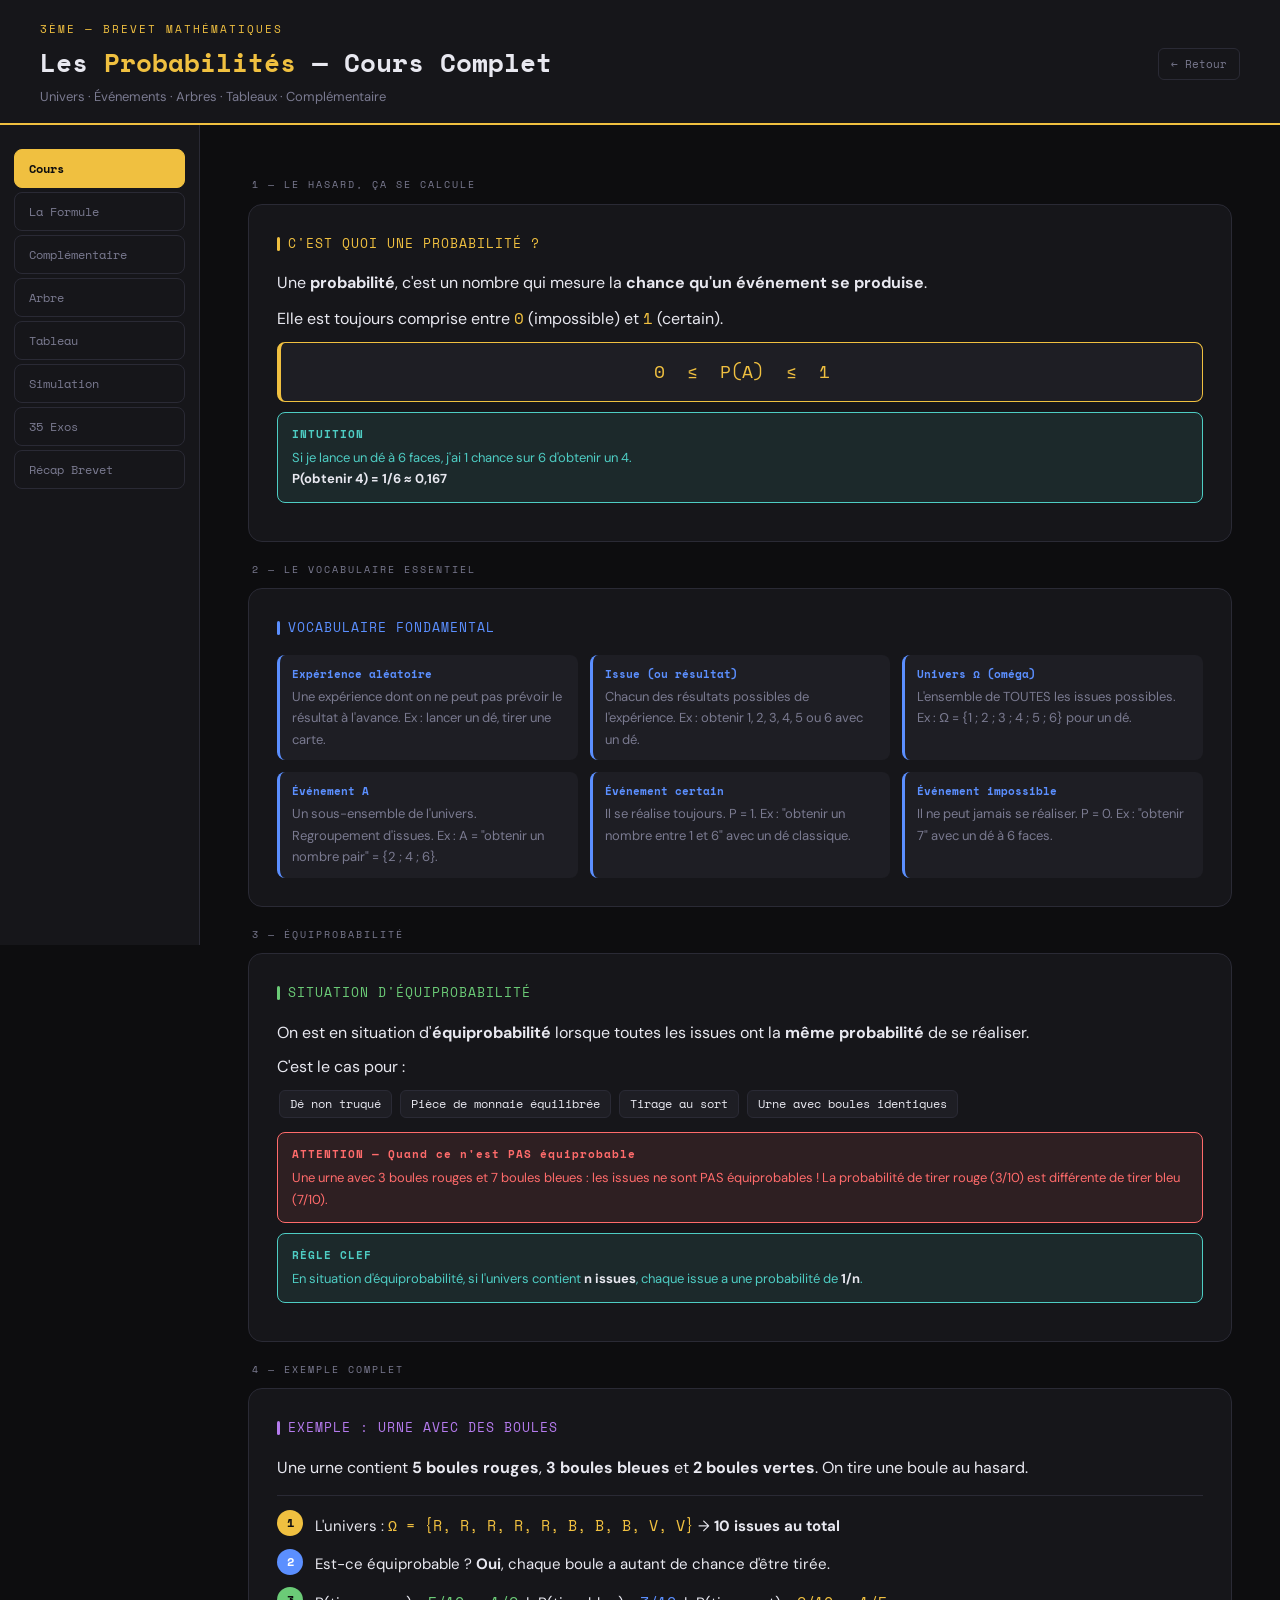
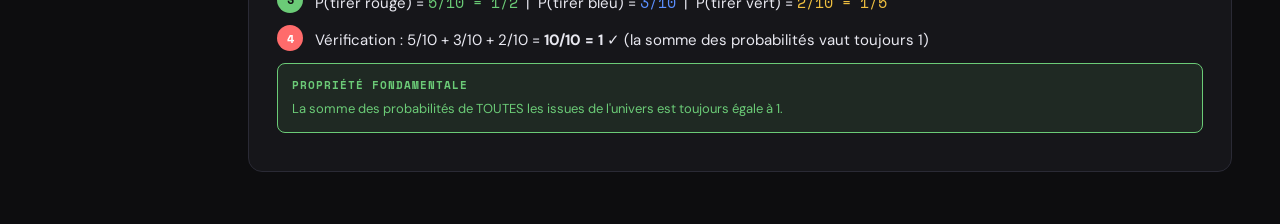
<file: cours/probabilités.html>
<!DOCTYPE html>
<html lang="fr">
<head>
<meta charset="UTF-8">
<meta name="viewport" content="width=device-width, initial-scale=1.0, maximum-scale=1.0">
<title>Probabilités — Brevet Complet</title>
<link href="https://fonts.googleapis.com/css2?family=Space+Mono:ital,wght@0,400;0,700;1,400&family=DM+Sans:ital,opsz,wght@0,9..40,300;0,9..40,500;0,9..40,700;1,9..40,300&display=swap" rel="stylesheet">
<style>
  :root {
    --bg: #0d0d0f;
    --surface: #16161a;
    --surface2: #1e1e24;
    --surface3: #242430;
    --border: #2a2a35;
    --accent: #f0c040;
    --accent2: #5b8fff;
    --accent3: #ff6b6b;
    --accent4: #4ecdc4;
    --accent5: #b57bee;
    --text: #e8e8f0;
    --text-muted: #7a7a90;
    --green: #6bcb77;
  }
  * { box-sizing: border-box; margin: 0; padding: 0; }
  body {
    background: var(--bg);
    color: var(--text);
    font-family: 'DM Sans', sans-serif;
    font-size: 15px;
    line-height: 1.65;
    min-height: 100vh;
    overflow-x: hidden;
  }
  .header {
    background: var(--surface);
    border-bottom: 2px solid var(--accent);
    padding: 18px 18px 14px;
    position: sticky;
    top: 0;
    z-index: 100;
  }
  .header-tag { font-family: 'Space Mono', monospace; font-size: 10px; color: var(--accent); letter-spacing: 2px; text-transform: uppercase; margin-bottom: 3px; }
  .header h1 { font-family: 'Space Mono', monospace; font-size: 19px; font-weight: 700; }
  .header h1 span { color: var(--accent); }
  .header-sub { font-size: 12px; color: var(--text-muted); margin-top: 2px; }
  .header-back { font-family: 'Space Mono', monospace; font-size: 11px; color: var(--text-muted); text-decoration: none; padding: 6px 12px; border: 1px solid var(--border); border-radius: 6px; transition: all 0.2s; white-space: nowrap; }
  .header-back:hover { color: var(--accent2); border-color: var(--accent2); }

  .nav-scroll { display: flex; gap: 5px; padding: 10px 16px; overflow-x: auto; scrollbar-width: none; background: var(--surface); border-bottom: 1px solid var(--border); }
  .nav-scroll::-webkit-scrollbar { display: none; }
  .nav-tab { flex-shrink: 0; padding: 6px 13px; border-radius: 20px; font-family: 'Space Mono', monospace; font-size: 11px; cursor: pointer; border: 1px solid var(--border); background: transparent; color: var(--text-muted); transition: all 0.2s; white-space: nowrap; }
  .nav-tab.active { background: var(--accent); color: #0d0d0f; border-color: var(--accent); font-weight: 700; }

  .section { display: none; padding: 16px; }
  .section.active { display: block; }

  .card { background: var(--surface); border: 1px solid var(--border); border-radius: 12px; padding: 18px; margin-bottom: 15px; }
  .card-title { font-family: 'Space Mono', monospace; font-size: 12px; color: var(--accent); letter-spacing: 1px; text-transform: uppercase; margin-bottom: 12px; display: flex; align-items: center; gap: 8px; }
  .card-title::before { content: ''; width: 3px; height: 14px; background: var(--accent); border-radius: 2px; }
  .card-title.blue { color: var(--accent2); }
  .card-title.blue::before { background: var(--accent2); }
  .card-title.green { color: var(--green); }
  .card-title.green::before { background: var(--green); }
  .card-title.red { color: var(--accent3); }
  .card-title.red::before { background: var(--accent3); }
  .card-title.purple { color: var(--accent5); }
  .card-title.purple::before { background: var(--accent5); }

  .formula { background: var(--surface2); border: 1px solid var(--accent); border-left: 4px solid var(--accent); border-radius: 8px; padding: 12px 16px; margin: 10px 0; font-family: 'Space Mono', monospace; font-size: 15px; color: var(--accent); text-align: center; }
  .formula.blue { border-color: var(--accent2); border-left-color: var(--accent2); color: var(--accent2); }
  .formula.green { border-color: var(--green); border-left-color: var(--green); color: var(--green); }
  .formula.red { border-color: var(--accent3); border-left-color: var(--accent3); color: var(--accent3); }
  .formula.purple { border-color: var(--accent5); border-left-color: var(--accent5); color: var(--accent5); }

  .vocab-grid { display: grid; grid-template-columns: 1fr 1fr; gap: 8px; margin-top: 10px; }
  .vocab-item { background: var(--surface2); border-radius: 8px; padding: 10px 12px; border-left: 3px solid var(--accent2); }
  .vocab-term { font-family: 'Space Mono', monospace; font-size: 11px; color: var(--accent2); font-weight: 700; margin-bottom: 3px; }
  .vocab-def { font-size: 12px; color: var(--text-muted); }

  .val-table { width: 100%; border-collapse: collapse; font-family: 'Space Mono', monospace; font-size: 13px; margin: 12px 0; }
  .val-table th { background: var(--surface2); color: var(--accent); padding: 8px 6px; text-align: center; border: 1px solid var(--border); font-size: 11px; }
  .val-table td { padding: 8px 6px; text-align: center; border: 1px solid var(--border); color: var(--text); }
  .val-table tr:hover td { background: var(--surface2); }
  .val-table .hl { color: var(--accent); font-weight: 700; }
  .val-table .hl-blue { color: var(--accent2); font-weight: 700; }
  .val-table .hl-green { color: var(--green); font-weight: 700; }
  .val-table .hl-red { color: var(--accent3); font-weight: 700; }

  .steps { margin: 10px 0; }
  .step { display: flex; gap: 12px; align-items: flex-start; margin-bottom: 10px; }
  .step-num { flex-shrink: 0; width: 26px; height: 26px; background: var(--accent); color: #0d0d0f; border-radius: 50%; font-family: 'Space Mono', monospace; font-size: 12px; font-weight: 700; display: flex; align-items: center; justify-content: center; }
  .step-num.blue { background: var(--accent2); color: white; }
  .step-num.green { background: var(--green); color: #0d0d0f; }
  .step-num.red { background: var(--accent3); color: white; }
  .step-text { font-size: 14px; padding-top: 3px; }

  .alert { background: rgba(255,107,107,0.1); border: 1px solid var(--accent3); border-radius: 8px; padding: 12px 14px; margin: 10px 0; font-size: 13px; color: var(--accent3); }
  .alert-title { font-family: 'Space Mono', monospace; font-size: 11px; font-weight: 700; margin-bottom: 4px; letter-spacing: 1px; }
  .tip { background: rgba(78,205,196,0.1); border: 1px solid var(--accent4); border-radius: 8px; padding: 12px 14px; margin: 10px 0; font-size: 13px; color: var(--accent4); }
  .tip-title { font-family: 'Space Mono', monospace; font-size: 11px; font-weight: 700; margin-bottom: 4px; letter-spacing: 1px; }
  .info { background: rgba(91,143,255,0.1); border: 1px solid var(--accent2); border-radius: 8px; padding: 12px 14px; margin: 10px 0; font-size: 13px; color: var(--accent2); }
  .info-title { font-family: 'Space Mono', monospace; font-size: 11px; font-weight: 700; margin-bottom: 4px; letter-spacing: 1px; }
  .success { background: rgba(107,203,119,0.1); border: 1px solid var(--green); border-radius: 8px; padding: 12px 14px; margin: 10px 0; font-size: 13px; color: var(--green); }
  .success-title { font-family: 'Space Mono', monospace; font-size: 11px; font-weight: 700; margin-bottom: 4px; letter-spacing: 1px; }

  .exo-card { background: var(--surface); border: 1px solid var(--border); border-radius: 12px; margin-bottom: 12px; overflow: hidden; }
  .exo-header { padding: 14px 16px; display: flex; justify-content: space-between; align-items: center; cursor: pointer; user-select: none; gap: 8px; }
  .exo-header:hover { background: var(--surface2); }
  .exo-badge { font-family: 'Space Mono', monospace; font-size: 10px; padding: 3px 8px; border-radius: 4px; font-weight: 700; flex-shrink: 0; }
  .badge-easy { background: rgba(107,203,119,0.2); color: var(--green); }
  .badge-med { background: rgba(240,192,64,0.2); color: var(--accent); }
  .badge-hard { background: rgba(255,107,107,0.2); color: var(--accent3); }
  .exo-num { font-family: 'Space Mono', monospace; font-size: 10px; color: var(--text-muted); flex-shrink: 0; }
  .exo-title { font-size: 14px; font-weight: 500; flex: 1; }
  .exo-arrow { color: var(--text-muted); font-size: 18px; transition: transform 0.2s; flex-shrink: 0; }
  .exo-arrow.open { transform: rotate(90deg); }
  .exo-body { display: none; padding: 0 16px 16px; border-top: 1px solid var(--border); padding-top: 14px; }
  .exo-body.open { display: block; }
  .exo-question { font-size: 14px; margin-bottom: 14px; color: var(--text); line-height: 1.7; }

  .answer-input { width: 100%; background: var(--surface2); border: 1px solid var(--border); border-radius: 8px; padding: 10px 14px; color: var(--text); font-family: 'Space Mono', monospace; font-size: 14px; outline: none; transition: border-color 0.2s; margin-bottom: 10px; }
  .answer-input:focus { border-color: var(--accent2); }

  .btn { display: inline-block; padding: 10px 20px; border-radius: 8px; font-family: 'Space Mono', monospace; font-size: 12px; font-weight: 700; cursor: pointer; border: none; transition: all 0.15s; letter-spacing: 0.5px; }
  .btn-primary { background: var(--accent); color: #0d0d0f; }
  .btn-primary:active { transform: scale(0.97); }
  .btn-secondary { background: var(--surface2); color: var(--text); border: 1px solid var(--border); }
  .btn-show { background: rgba(91,143,255,0.15); color: var(--accent2); border: 1px solid var(--accent2); margin-left: 8px; }

  .feedback { margin-top: 10px; padding: 10px 14px; border-radius: 8px; font-size: 13px; font-family: 'Space Mono', monospace; display: none; }
  .feedback.correct { background: rgba(107,203,119,0.15); color: var(--green); border: 1px solid var(--green); }
  .feedback.wrong { background: rgba(255,107,107,0.15); color: var(--accent3); border: 1px solid var(--accent3); }

  .solution-box { margin-top: 12px; background: var(--surface2); border: 1px solid var(--border); border-radius: 8px; padding: 12px; font-size: 13px; display: none; }
  .solution-box.visible { display: block; }
  .solution-title { font-family: 'Space Mono', monospace; font-size: 11px; color: var(--accent2); margin-bottom: 8px; letter-spacing: 1px; }

  .mcq-options { display: flex; flex-direction: column; gap: 8px; margin-bottom: 10px; }
  .mcq-btn { padding: 10px 16px; border-radius: 8px; font-family: 'Space Mono', monospace; font-size: 13px; cursor: pointer; border: 1px solid var(--border); background: var(--surface2); color: var(--text); text-align: left; transition: all 0.15s; }
  .mcq-btn:hover { border-color: var(--accent2); color: var(--accent2); }
  .mcq-btn.correct { background: rgba(107,203,119,0.15); color: var(--green); border-color: var(--green); }
  .mcq-btn.wrong { background: rgba(255,107,107,0.15); color: var(--accent3); border-color: var(--accent3); }

  .filter-tabs { display: flex; gap: 6px; margin-bottom: 14px; flex-wrap: wrap; }
  .filter-tab { padding: 6px 14px; border-radius: 20px; font-family: 'Space Mono', monospace; font-size: 11px; cursor: pointer; border: 1px solid var(--border); background: var(--surface2); color: var(--text-muted); transition: all 0.15s; }
  .filter-tab.active-all { background: var(--surface3); color: var(--text); border-color: var(--text-muted); }
  .filter-tab.active-easy { background: rgba(107,203,119,0.2); color: var(--green); border-color: var(--green); }
  .filter-tab.active-med { background: rgba(240,192,64,0.2); color: var(--accent); border-color: var(--accent); }
  .filter-tab.active-hard { background: rgba(255,107,107,0.2); color: var(--accent3); border-color: var(--accent3); }

  .progress-bar-wrap { background: var(--surface2); border-radius: 10px; height: 8px; margin: 8px 0 16px; overflow: hidden; }
  .progress-bar-fill { height: 100%; background: linear-gradient(90deg, var(--accent2), var(--accent)); border-radius: 10px; transition: width 0.4s ease; }
  .progress-label { font-family: 'Space Mono', monospace; font-size: 11px; color: var(--text-muted); display: flex; justify-content: space-between; margin-bottom: 4px; }

  .summary-table { width: 100%; border-collapse: collapse; font-size: 13px; margin-top: 12px; }
  .summary-table th { background: var(--accent); color: #0d0d0f; padding: 8px 10px; font-family: 'Space Mono', monospace; font-size: 11px; text-align: left; }
  .summary-table td { padding: 10px; border: 1px solid var(--border); vertical-align: top; font-size: 13px; }
  .summary-table tr:nth-child(even) td { background: var(--surface2); }

  /* ARBRE */
  .arbre-wrap { background: var(--surface2); border-radius: 10px; padding: 16px; margin: 12px 0; overflow-x: auto; }
  .arbre-svg { min-width: 320px; width: 100%; max-width: 560px; display: block; margin: 0 auto; }

  /* SIMULATION */
  .sim-display { font-family: 'Space Mono', monospace; font-size: 28px; text-align: center; padding: 20px; background: var(--surface2); border-radius: 10px; margin: 12px 0; border: 1px solid var(--border); }
  .sim-result { font-family: 'Space Mono', monospace; font-size: 13px; color: var(--text-muted); text-align: center; margin-top: 6px; }
  .bar-wrap { display: flex; gap: 10px; align-items: flex-end; justify-content: center; height: 100px; margin: 16px 0; }
  .bar-col { display: flex; flex-direction: column; align-items: center; gap: 4px; }
  .bar { width: 40px; background: var(--accent2); border-radius: 4px 4px 0 0; min-height: 2px; transition: height 0.3s; }
  .bar-label { font-family: 'Space Mono', monospace; font-size: 11px; color: var(--text-muted); }
  .bar-val { font-family: 'Space Mono', monospace; font-size: 11px; color: var(--accent); }

  .chip { display: inline-block; background: var(--surface2); border: 1px solid var(--border); border-radius: 6px; padding: 3px 10px; font-family: 'Space Mono', monospace; font-size: 12px; margin: 2px; }

  p { margin-bottom: 8px; }
  p:last-child { margin-bottom: 0; }
  strong { color: var(--text); font-weight: 700; }
  .highlight { color: var(--accent); font-family: 'Space Mono', monospace; }
  .hl-blue { color: var(--accent2); font-family: 'Space Mono', monospace; }
  .hl-green { color: var(--green); font-family: 'Space Mono', monospace; }
  .hl-red { color: var(--accent3); font-family: 'Space Mono', monospace; }
  .hl-purple { color: var(--accent5); font-family: 'Space Mono', monospace; }
  small { font-size: 12px; color: var(--text-muted); }
  hr { border: none; border-top: 1px solid var(--border); margin: 14px 0; }
  .section-divider { font-family: 'Space Mono', monospace; font-size: 10px; color: var(--text-muted); letter-spacing: 2px; text-transform: uppercase; margin: 20px 0 10px; padding: 0 4px; }

  @media (min-width: 768px) {
    body { font-size: 16px; }
    .page-wrapper { display: flex; min-height: 100vh; }
    .header { padding: 20px 40px 16px; display: flex; align-items: center; justify-content: space-between; gap: 24px; }
    .header-content { flex: 1; }
    .header-tag { font-size: 11px; }
    .header h1 { font-size: 26px; }
    .header-sub { font-size: 13px; }
    .nav-scroll { display: flex; flex-direction: column; gap: 4px; padding: 24px 14px; overflow-x: visible; overflow-y: auto; width: 200px; min-width: 200px; height: calc(100vh - 80px); position: sticky; top: 80px; border-bottom: none; border-right: 1px solid var(--border); background: var(--surface); align-self: flex-start; }
    .nav-tab { width: 100%; text-align: left; border-radius: 8px; padding: 10px 14px; font-size: 12px; white-space: normal; }
    .nav-tab.active { border-radius: 8px; }
    .main-content { flex: 1; min-width: 0; padding: 0; }
    .section { padding: 28px 36px; width: 100%; }
    .cards-grid { display: grid; grid-template-columns: 1fr 1fr; gap: 18px; }
    .cards-grid .card { margin-bottom: 0; }
    .card { padding: 24px; margin-bottom: 20px; border-radius: 14px; }
    .card-title { font-size: 13px; margin-bottom: 16px; }
    .formula { font-size: 17px; padding: 14px 20px; }
    .vocab-grid { grid-template-columns: 1fr 1fr 1fr; gap: 12px; }
    .vocab-def { font-size: 13px; }
    .val-table { font-size: 14px; }
    .val-table th, .val-table td { padding: 10px 12px; }
    .step-text { font-size: 15px; }
    .exo-grid { display: grid; grid-template-columns: 1fr 1fr; gap: 14px; }
    .section { padding: 32px 48px; width: 100%; }
    .card { padding: 28px; }
    .formula { font-size: 18px; }
  }
</style>
</head>
<body>

<div class="header">
  <div>
    <div class="header-tag">3ème — Brevet Mathématiques</div>
    <h1>Les <span>Probabilités</span> — Cours Complet</h1>
    <div class="header-sub">Univers · Événements · Arbres · Tableaux · Complémentaire</div>
  </div>
  <a href="../index.html" class="header-back">← Retour</a>
</div>

<div class="page-wrapper">
<div class="nav-scroll">
  <button class="nav-tab active" onclick="showSection('cours')">Cours</button>
  <button class="nav-tab" onclick="showSection('formule')">La Formule</button>
  <button class="nav-tab" onclick="showSection('complementaire')">Complémentaire</button>
  <button class="nav-tab" onclick="showSection('arbre')">Arbre</button>
  <button class="nav-tab" onclick="showSection('tableau')">Tableau</button>
  <button class="nav-tab" onclick="showSection('simulation')">Simulation</button>
  <button class="nav-tab" onclick="showSection('exercices')">35 Exos</button>
  <button class="nav-tab" onclick="showSection('recap')">Récap Brevet</button>
</div>
<div class="main-content">

<!-- ============================================================ -->
<!-- COURS                                                         -->
<!-- ============================================================ -->
<div class="section active" id="section-cours">

  <div class="section-divider">1 — Le hasard, ça se calcule</div>

  <div class="card">
    <div class="card-title">C'est quoi une probabilité ?</div>
    <p>Une <strong>probabilité</strong>, c'est un nombre qui mesure la <strong>chance qu'un événement se produise</strong>.</p>
    <p>Elle est toujours comprise entre <span class="highlight">0</span> (impossible) et <span class="highlight">1</span> (certain).</p>
    <div class="formula">0 &nbsp;≤&nbsp; P(A) &nbsp;≤&nbsp; 1</div>
    <div class="tip">
      <div class="tip-title">INTUITION</div>
      Si je lance un dé à 6 faces, j'ai 1 chance sur 6 d'obtenir un 4.<br>
      <strong>P(obtenir 4) = 1/6 ≈ 0,167</strong>
    </div>
  </div>

  <div class="section-divider">2 — Le vocabulaire essentiel</div>

  <div class="card">
    <div class="card-title blue">Vocabulaire fondamental</div>
    <div class="vocab-grid">
      <div class="vocab-item">
        <div class="vocab-term">Expérience aléatoire</div>
        <div class="vocab-def">Une expérience dont on ne peut pas prévoir le résultat à l'avance. Ex : lancer un dé, tirer une carte.</div>
      </div>
      <div class="vocab-item">
        <div class="vocab-term">Issue (ou résultat)</div>
        <div class="vocab-def">Chacun des résultats possibles de l'expérience. Ex : obtenir 1, 2, 3, 4, 5 ou 6 avec un dé.</div>
      </div>
      <div class="vocab-item">
        <div class="vocab-term">Univers Ω (oméga)</div>
        <div class="vocab-def">L'ensemble de TOUTES les issues possibles. Ex : Ω = {1 ; 2 ; 3 ; 4 ; 5 ; 6} pour un dé.</div>
      </div>
      <div class="vocab-item">
        <div class="vocab-term">Événement A</div>
        <div class="vocab-def">Un sous-ensemble de l'univers. Regroupement d'issues. Ex : A = "obtenir un nombre pair" = {2 ; 4 ; 6}.</div>
      </div>
      <div class="vocab-item">
        <div class="vocab-term">Événement certain</div>
        <div class="vocab-def">Il se réalise toujours. P = 1. Ex : "obtenir un nombre entre 1 et 6" avec un dé classique.</div>
      </div>
      <div class="vocab-item">
        <div class="vocab-term">Événement impossible</div>
        <div class="vocab-def">Il ne peut jamais se réaliser. P = 0. Ex : "obtenir 7" avec un dé à 6 faces.</div>
      </div>
    </div>
  </div>

  <div class="section-divider">3 — Équiprobabilité</div>

  <div class="card">
    <div class="card-title green">Situation d'équiprobabilité</div>
    <p>On est en situation d'<strong>équiprobabilité</strong> lorsque toutes les issues ont la <strong>même probabilité</strong> de se réaliser.</p>
    <p>C'est le cas pour :</p>
    <p>
      <span class="chip">Dé non truqué</span>
      <span class="chip">Pièce de monnaie équilibrée</span>
      <span class="chip">Tirage au sort</span>
      <span class="chip">Urne avec boules identiques</span>
    </p>
    <div class="alert" style="margin-top:12px;">
      <div class="alert-title">ATTENTION — Quand ce n'est PAS équiprobable</div>
      Une urne avec 3 boules rouges et 7 boules bleues : les issues ne sont PAS équiprobables ! La probabilité de tirer rouge (3/10) est différente de tirer bleu (7/10).
    </div>
    <div class="tip" style="margin-top:10px;">
      <div class="tip-title">RÈGLE CLEF</div>
      En situation d'équiprobabilité, si l'univers contient <strong>n issues</strong>, chaque issue a une probabilité de <strong>1/n</strong>.
    </div>
  </div>

  <div class="section-divider">4 — Exemple complet</div>

  <div class="card">
    <div class="card-title purple">Exemple : urne avec des boules</div>
    <p>Une urne contient <strong>5 boules rouges</strong>, <strong>3 boules bleues</strong> et <strong>2 boules vertes</strong>. On tire une boule au hasard.</p>
    <hr>
    <div class="steps">
      <div class="step">
        <div class="step-num">1</div>
        <div class="step-text">L'univers : <span class="highlight">Ω = {R, R, R, R, R, B, B, B, V, V}</span> → <strong>10 issues au total</strong></div>
      </div>
      <div class="step">
        <div class="step-num blue">2</div>
        <div class="step-text">Est-ce équiprobable ? <strong>Oui</strong>, chaque boule a autant de chance d'être tirée.</div>
      </div>
      <div class="step">
        <div class="step-num green">3</div>
        <div class="step-text">P(tirer rouge) = <span class="hl-green">5/10 = 1/2</span> &nbsp;|&nbsp; P(tirer bleu) = <span class="hl-blue">3/10</span> &nbsp;|&nbsp; P(tirer vert) = <span class="highlight">2/10 = 1/5</span></div>
      </div>
      <div class="step">
        <div class="step-num red">4</div>
        <div class="step-text">Vérification : 5/10 + 3/10 + 2/10 = <strong>10/10 = 1</strong> ✓ (la somme des probabilités vaut toujours 1)</div>
      </div>
    </div>
    <div class="success">
      <div class="success-title">PROPRIÉTÉ FONDAMENTALE</div>
      La somme des probabilités de TOUTES les issues de l'univers est toujours égale à 1.
    </div>
  </div>

</div>

<!-- ============================================================ -->
<!-- FORMULE                                                        -->
<!-- ============================================================ -->
<div class="section" id="section-formule">

  <div class="section-divider">La formule centrale du brevet</div>

  <div class="card">
    <div class="card-title">La formule à connaître par cœur</div>
    <p>En situation d'<strong>équiprobabilité</strong>, la probabilité d'un événement A est :</p>
    <div class="formula">P(A) = Nombre d'issues favorables à A / Nombre total d'issues</div>
    <p style="margin-top:10px;">Autrement dit : <em>"Combien de résultats me donnent ce que je veux ?"</em> divisé par <em>"Combien de résultats sont possibles en tout ?"</em></p>
    <div class="tip">
      <div class="tip-title">MOYEN MNÉMOTECHNIQUE</div>
      <strong>P(A) = Ce que je veux / Ce qui peut arriver</strong>
    </div>
  </div>

  <div class="section-divider">Exemples types du brevet</div>

  <div class="card">
    <div class="card-title blue">Exemple 1 — Dé à 6 faces</div>
    <p>On lance un dé équilibré à 6 faces. Calculer P(obtenir un nombre pair).</p>
    <hr>
    <div class="steps">
      <div class="step">
        <div class="step-num">1</div>
        <div class="step-text"><strong>Issues totales :</strong> {1 ; 2 ; 3 ; 4 ; 5 ; 6} → n = <span class="hl-blue">6</span></div>
      </div>
      <div class="step">
        <div class="step-num blue">2</div>
        <div class="step-text"><strong>Issues favorables</strong> (nombres pairs) : {2 ; 4 ; 6} → <span class="hl-blue">3</span> issues</div>
      </div>
      <div class="step">
        <div class="step-num green">3</div>
        <div class="step-text"><strong>P(pair) = 3/6 = <span class="hl-green">1/2</span></strong></div>
      </div>
    </div>
  </div>

  <div class="card">
    <div class="card-title green">Exemple 2 — Tirage de cartes</div>
    <p>Dans un jeu de 32 cartes, on tire une carte au hasard. Calculer P(obtenir un as).</p>
    <hr>
    <div class="steps">
      <div class="step">
        <div class="step-num">1</div>
        <div class="step-text"><strong>Issues totales :</strong> 32 cartes → n = <span class="hl-blue">32</span></div>
      </div>
      <div class="step">
        <div class="step-num blue">2</div>
        <div class="step-text"><strong>Issues favorables</strong> (as) : As de cœur, as de carreau, as de trèfle, as de pique → <span class="hl-blue">4</span> cartes</div>
      </div>
      <div class="step">
        <div class="step-num green">3</div>
        <div class="step-text"><strong>P(as) = 4/32 = <span class="hl-green">1/8</span></strong></div>
      </div>
    </div>
  </div>

  <div class="card">
    <div class="card-title red">Exemple 3 — Lettres dans un mot</div>
    <p>On tire au hasard une lettre dans le mot <strong>MATHEMATIQUES</strong>. Calculer P(obtenir une voyelle).</p>
    <hr>
    <div class="steps">
      <div class="step">
        <div class="step-num">1</div>
        <div class="step-text"><strong>Issues totales :</strong> M-A-T-H-E-M-A-T-I-Q-U-E-S → <span class="hl-blue">13</span> lettres</div>
      </div>
      <div class="step">
        <div class="step-num blue">2</div>
        <div class="step-text"><strong>Voyelles :</strong> A, E, A, I, U, E → <span class="hl-blue">6</span> voyelles (on compte les répétitions !)</div>
      </div>
      <div class="step">
        <div class="step-num green">3</div>
        <div class="step-text"><strong>P(voyelle) = 6/13</strong></div>
      </div>
    </div>
    <div class="alert">
      <div class="alert-title">PIÈGE CLASSIQUE</div>
      On compte le nombre de lettres, pas le nombre de lettres différentes. Le mot MATHEMATIQUES a 13 lettres (avec les répétitions), pas 9.
    </div>
  </div>

  <div class="card">
    <div class="card-title purple">Exemple 4 — Tableau de valeurs (type brevet)</div>
    <p>Une classe de 30 élèves. Le tableau suivant donne leur sport préféré :</p>
    <table class="val-table" style="margin:12px 0;">
      <tr>
        <th>Sport</th><th>Football</th><th>Natation</th><th>Tennis</th><th>Autre</th><th>Total</th>
      </tr>
      <tr>
        <td>Garçons</td><td class="hl">8</td><td>4</td><td>2</td><td>1</td><td class="hl-blue">15</td>
      </tr>
      <tr>
        <td>Filles</td><td>3</td><td class="hl">6</td><td>4</td><td>2</td><td class="hl-blue">15</td>
      </tr>
      <tr>
        <td><strong>Total</strong></td><td class="hl-blue">11</td><td class="hl-blue">10</td><td class="hl-blue">6</td><td class="hl-blue">3</td><td class="hl-green">30</td>
      </tr>
    </table>
    <p>On choisit un élève au hasard. P(cet élève fait de la natation) = ?</p>
    <div class="formula green">P(natation) = 10 / 30 = 1/3</div>
    <p>P(cet élève est une fille qui fait du football) = ?</p>
    <div class="formula blue">P(fille + football) = 3 / 30 = 1/10</div>
  </div>

</div>

<!-- ============================================================ -->
<!-- COMPLÉMENTAIRE                                                 -->
<!-- ============================================================ -->
<div class="section" id="section-complementaire">

  <div class="section-divider">L'événement contraire</div>

  <div class="card">
    <div class="card-title">L'événement complémentaire</div>
    <p>L'événement <strong>complémentaire</strong> de A (noté <span class="highlight">Ā</span>, lu "A barre") est l'événement <em>"A ne se réalise pas"</em>.</p>
    <div class="formula red">P(Ā) = 1 − P(A)</div>
    <p>Si j'ai une probabilité de gagner de 0,3, alors ma probabilité de perdre est :</p>
    <div class="formula">P(perdre) = 1 − 0,3 = <span style="color:var(--accent3)">0,7</span></div>
  </div>

  <div class="card">
    <div class="card-title blue">Pourquoi ça marche ?</div>
    <p>Parce que soit A se réalise, soit il ne se réalise pas. <strong>Il n'y a pas d'autre possibilité.</strong></p>
    <p>Et on sait que la somme des probabilités de toutes les issues vaut 1. Donc :</p>
    <div class="formula blue">P(A) + P(Ā) = 1</div>
    <div class="tip">
      <div class="tip-title">ASTUCE BREVET</div>
      La formule du complémentaire est souvent <strong>plus rapide</strong> que de compter les issues favorables directement.<br>
      Si l'événement A est compliqué à compter mais que son contraire Ā est simple → calcule P(Ā) d'abord, puis déduis P(A).
    </div>
  </div>

  <div class="section-divider">Exemples</div>

  <div class="card">
    <div class="card-title green">Exemple 1 — Dé</div>
    <p>On lance un dé. Calculer P(ne pas obtenir 6).</p>
    <hr>
    <p><strong>Méthode directe :</strong> issues favorables = {1,2,3,4,5} → P = 5/6</p>
    <p><strong>Méthode complémentaire :</strong></p>
    <div class="steps">
      <div class="step">
        <div class="step-num">1</div>
        <div class="step-text">P(obtenir 6) = 1/6</div>
      </div>
      <div class="step">
        <div class="step-num green">2</div>
        <div class="step-text">P(ne pas obtenir 6) = 1 − 1/6 = <span class="hl-green">5/6</span> ✓</div>
      </div>
    </div>
  </div>

  <div class="card">
    <div class="card-title red">Exemple 2 — Urne (complémentaire plus efficace)</div>
    <p>Une urne contient 2 boules rouges et 8 boules bleues. Calculer P(ne pas tirer rouge).</p>
    <hr>
    <div class="steps">
      <div class="step">
        <div class="step-num">1</div>
        <div class="step-text">Total = 10 boules. P(tirer rouge) = 2/10 = 1/5</div>
      </div>
      <div class="step">
        <div class="step-num red">2</div>
        <div class="step-text">P(ne pas tirer rouge) = 1 − 1/5 = <span class="hl-red">4/5</span></div>
      </div>
    </div>
    <div class="info">
      <div class="info-title">VÉRIFICATION</div>
      P(bleue) = 8/10 = 4/5 ✓ — Les deux méthodes donnent le même résultat, mais la méthode du complémentaire est parfois plus rapide.
    </div>
  </div>

  <div class="card">
    <div class="card-title purple">Exemple 3 — Complémentaire obligatoire</div>
    <p>On lance un dé. P(obtenir au moins 2) = ?</p>
    <hr>
    <p>"Au moins 2" = {2 ; 3 ; 4 ; 5 ; 6} → 5 issues → P = 5/6</p>
    <p>Par le complémentaire : "au moins 2" contraire = "obtenir 1" → P = 1/6 → P(au moins 2) = 1 − 1/6 = 5/6</p>
    <div class="alert">
      <div class="alert-title">EXPRESSIONS À CONNAÎTRE</div>
      "Au moins 1" = contraire de "aucun"<br>
      "Au moins 2" = contraire de "0 ou 1"<br>
      "Au plus 3" = contraire de "4 ou plus"
    </div>
  </div>

</div>

<!-- ============================================================ -->
<!-- ARBRE                                                          -->
<!-- ============================================================ -->
<div class="section" id="section-arbre">

  <div class="section-divider">Représenter plusieurs expériences successives</div>

  <div class="card">
    <div class="card-title">Qu'est-ce qu'un arbre de probabilités ?</div>
    <p>Quand on répète une expérience aléatoire ou qu'on enchaîne plusieurs expériences, on utilise un <strong>arbre de probabilités</strong> pour lister et calculer toutes les possibilités.</p>
    <div class="tip">
      <div class="tip-title">RÈGLES DE L'ARBRE</div>
      <strong>Règle 1 :</strong> Sur chaque branche, on écrit la probabilité.<br>
      <strong>Règle 2 :</strong> La somme des branches partant d'un même nœud vaut toujours 1.<br>
      <strong>Règle 3 :</strong> Pour un chemin, on <strong>multiplie</strong> les probabilités des branches.<br>
      <strong>Règle 4 :</strong> Pour plusieurs chemins favorables, on <strong>additionne</strong> leurs probabilités.
    </div>
  </div>

  <div class="card">
    <div class="card-title blue">Exemple — Pièce lancée 2 fois</div>
    <p>On lance une pièce équilibrée deux fois. P(Face) = P(Pile) = 1/2.</p>

    <div class="arbre-wrap">
      <svg class="arbre-svg" viewBox="0 0 540 280" fill="none" xmlns="http://www.w3.org/2000/svg">
        <!-- Root -->
        <circle cx="60" cy="140" r="14" fill="#242430" stroke="#2a2a35" stroke-width="2"/>
        <text x="60" y="144" text-anchor="middle" font-family="Space Mono" font-size="11" fill="#7a7a90">Départ</text>

        <!-- Level 1 branches -->
        <line x1="74" y1="130" x2="196" y2="70" stroke="#5b8fff" stroke-width="2"/>
        <line x1="74" y1="150" x2="196" y2="210" stroke="#f0c040" stroke-width="2"/>

        <!-- Level 1 labels on branches -->
        <text x="122" y="90" font-family="Space Mono" font-size="12" fill="#5b8fff" text-anchor="middle">1/2</text>
        <text x="122" y="196" font-family="Space Mono" font-size="12" fill="#f0c040" text-anchor="middle">1/2</text>

        <!-- Level 1 nodes -->
        <circle cx="210" cy="70" r="20" fill="#1e1e24" stroke="#5b8fff" stroke-width="2"/>
        <text x="210" y="74" text-anchor="middle" font-family="Space Mono" font-size="12" fill="#5b8fff">F</text>

        <circle cx="210" cy="210" r="20" fill="#1e1e24" stroke="#f0c040" stroke-width="2"/>
        <text x="210" y="214" text-anchor="middle" font-family="Space Mono" font-size="12" fill="#f0c040">P</text>

        <!-- Level 2 branches from F -->
        <line x1="230" y1="60" x2="360" y2="30" stroke="#5b8fff" stroke-width="2"/>
        <line x1="230" y1="80" x2="360" y2="110" stroke="#f0c040" stroke-width="2"/>

        <text x="290" y="36" font-family="Space Mono" font-size="11" fill="#5b8fff" text-anchor="middle">1/2</text>
        <text x="290" y="108" font-family="Space Mono" font-size="11" fill="#f0c040" text-anchor="middle">1/2</text>

        <!-- Level 2 nodes from F -->
        <circle cx="375" cy="30" r="18" fill="#1e1e24" stroke="#5b8fff" stroke-width="2"/>
        <text x="375" y="34" text-anchor="middle" font-family="Space Mono" font-size="12" fill="#5b8fff">F</text>

        <circle cx="375" cy="110" r="18" fill="#1e1e24" stroke="#f0c040" stroke-width="2"/>
        <text x="375" y="114" text-anchor="middle" font-family="Space Mono" font-size="12" fill="#f0c040">P</text>

        <!-- Level 2 branches from P -->
        <line x1="230" y1="200" x2="360" y2="170" stroke="#5b8fff" stroke-width="2"/>
        <line x1="230" y1="220" x2="360" y2="250" stroke="#f0c040" stroke-width="2"/>

        <text x="290" y="178" font-family="Space Mono" font-size="11" fill="#5b8fff" text-anchor="middle">1/2</text>
        <text x="290" y="248" font-family="Space Mono" font-size="11" fill="#f0c040" text-anchor="middle">1/2</text>

        <!-- Level 2 nodes from P -->
        <circle cx="375" cy="170" r="18" fill="#1e1e24" stroke="#5b8fff" stroke-width="2"/>
        <text x="375" y="174" text-anchor="middle" font-family="Space Mono" font-size="12" fill="#5b8fff">F</text>

        <circle cx="375" cy="250" r="18" fill="#1e1e24" stroke="#f0c040" stroke-width="2"/>
        <text x="375" y="254" text-anchor="middle" font-family="Space Mono" font-size="12" fill="#f0c040">P</text>

        <!-- Final results -->
        <text x="406" y="34" font-family="Space Mono" font-size="11" fill="#6bcb77" text-anchor="start">FF → 1/4</text>
        <text x="406" y="114" font-family="Space Mono" font-size="11" fill="#e8e8f0" text-anchor="start">FP → 1/4</text>
        <text x="406" y="174" font-family="Space Mono" font-size="11" fill="#e8e8f0" text-anchor="start">PF → 1/4</text>
        <text x="406" y="254" font-family="Space Mono" font-size="11" fill="#e8e8f0" text-anchor="start">PP → 1/4</text>

        <!-- F = Face label -->
        <text x="60" y="268" font-family="Space Mono" font-size="10" fill="#7a7a90">F = Face &nbsp;|&nbsp; P = Pile</text>
      </svg>
    </div>

    <p><strong>Lecture de l'arbre :</strong></p>
    <p>P(FF) = 1/2 × 1/2 = <span class="hl-green">1/4</span> &nbsp;|&nbsp; P(FP) = 1/2 × 1/2 = 1/4 &nbsp;|&nbsp; P(PF) = 1/4 &nbsp;|&nbsp; P(PP) = 1/4</p>
    <p>P(au moins une face) = P(FF) + P(FP) + P(PF) = 1/4 + 1/4 + 1/4 = <span class="hl-green">3/4</span></p>
    <p>Par complémentaire : P(au moins une face) = 1 − P(PP) = 1 − 1/4 = <span class="hl-green">3/4</span> ✓</p>
  </div>

  <div class="card">
    <div class="card-title green">Exemple — Urne + dé (probabilités différentes)</div>
    <p>Une urne contient 3 boules rouges (R) et 2 boules bleues (B). On tire une boule, puis on lance un dé.</p>
    <p>Calculer P(tirer rouge ET obtenir un 6).</p>
    <hr>
    <div class="steps">
      <div class="step">
        <div class="step-num">1</div>
        <div class="step-text">P(rouge) = 3/5 &nbsp;|&nbsp; P(bleue) = 2/5</div>
      </div>
      <div class="step">
        <div class="step-num blue">2</div>
        <div class="step-text">P(obtenir 6 avec le dé) = 1/6</div>
      </div>
      <div class="step">
        <div class="step-num green">3</div>
        <div class="step-text">P(rouge ET 6) = 3/5 × 1/6 = <span class="hl-green">3/30 = 1/10</span></div>
      </div>
    </div>
    <div class="info">
      <div class="info-title">RÈGLE DE MULTIPLICATION</div>
      Quand deux expériences sont <strong>indépendantes</strong> (le résultat de l'une ne dépend pas de l'autre), on multiplie les probabilités.
    </div>
  </div>

</div>

<!-- ============================================================ -->
<!-- TABLEAU                                                        -->
<!-- ============================================================ -->
<div class="section" id="section-tableau">

  <div class="section-divider">Lire les probabilités dans un tableau</div>

  <div class="card">
    <div class="card-title">Les tableaux à double entrée</div>
    <p>Un <strong>tableau à double entrée</strong> permet d'organiser des données selon <strong>deux critères</strong>. Au brevet, on te demande souvent d'en déduire des probabilités.</p>
    <div class="tip">
      <div class="tip-title">MÉTHODE</div>
      <strong>Étape 1 :</strong> Identifier le total général (cases "Total" du tableau).<br>
      <strong>Étape 2 :</strong> Repérer les cases qui correspondent à l'événement demandé.<br>
      <strong>Étape 3 :</strong> Appliquer P(A) = cases favorables / total général.
    </div>
  </div>

  <div class="card">
    <div class="card-title blue">Exemple complet — Transport scolaire</div>
    <p>Dans un collège de 200 élèves, on a relevé leur moyen de transport et leur classe :</p>

    <table class="val-table">
      <tr>
        <th></th><th>Bus</th><th>Vélo</th><th>À pied</th><th>Voiture</th><th>TOTAL</th>
      </tr>
      <tr>
        <td><strong>4ème</strong></td><td>28</td><td>12</td><td>20</td><td>15</td><td class="hl-blue">75</td>
      </tr>
      <tr>
        <td><strong>3ème</strong></td><td>35</td><td>18</td><td>30</td><td>17</td><td class="hl-blue">100</td>
      </tr>
      <tr>
        <td><strong>5ème</strong></td><td>10</td><td>5</td><td>8</td><td>2</td><td class="hl-blue">25</td>
      </tr>
      <tr>
        <td><strong>TOTAL</strong></td><td class="hl">73</td><td class="hl">35</td><td class="hl">58</td><td class="hl">34</td><td class="hl-green">200</td>
      </tr>
    </table>

    <p style="margin-top:14px;">On choisit un élève au hasard. Calculer :</p>
    <hr>

    <p><strong>1) P(l'élève vient à vélo)</strong></p>
    <div class="formula blue">35 élèves à vélo / 200 total = 35/200 = 7/40</div>

    <p><strong>2) P(l'élève est en 3ème)</strong></p>
    <div class="formula">100 élèves en 3ème / 200 total = 100/200 = 1/2</div>

    <p><strong>3) P(l'élève est en 3ème ET vient en bus)</strong></p>
    <div class="formula green">35 / 200 = 7/40</div>

    <p><strong>4) P(l'élève ne vient pas à pied)</strong></p>
    <div class="formula red">1 − 58/200 = 142/200 = 71/100</div>
  </div>

  <div class="card">
    <div class="card-title red">Piège fréquent — Ne pas confondre les totaux</div>
    <div class="alert">
      <div class="alert-title">ERREUR CLASSIQUE</div>
      Si on te demande P(un élève de 3ème vient à vélo | sachant qu'il est en 3ème), le dénominateur change ! Ce n'est plus 200 mais <strong>100</strong> (total des 3èmes).<br>
      → P = 18/100 = 9/50<br><br>
      <strong>Lire l'énoncé très attentivement</strong> : "parmi tous les élèves" → dénominateur = total général. "Parmi les élèves de 3ème" → dénominateur = total de la ligne 3ème.
    </div>
  </div>

</div>

<!-- ============================================================ -->
<!-- SIMULATION                                                     -->
<!-- ============================================================ -->
<div class="section" id="section-simulation">

  <div class="section-divider">La loi des grands nombres</div>

  <div class="card">
    <div class="card-title">Fréquence vs Probabilité</div>
    <p>La <strong>fréquence</strong> est ce qu'on observe réellement après avoir réalisé l'expérience un certain nombre de fois.</p>
    <p>La <strong>probabilité</strong> est la valeur théorique que la fréquence tend à atteindre quand on répète l'expérience un très grand nombre de fois.</p>
    <div class="formula">Plus on répète → fréquence se rapproche de la probabilité</div>
    <div class="info">
      <div class="info-title">LOI DES GRANDS NOMBRES</div>
      C'est la <strong>Loi des grands nombres</strong> : en répétant une expérience aléatoire un très grand nombre de fois, la fréquence d'un événement se rapproche de sa probabilité théorique.
    </div>
  </div>

  <div class="card">
    <div class="card-title blue">Simulation — Lancer de dé</div>
    <p>Clique sur le bouton pour simuler des lancers de dé et observer comment la fréquence se rapproche de la probabilité théorique (1/6 ≈ 0,167 pour chaque face).</p>

    <div class="sim-display" id="dé-affichage">🎲</div>
    <div id="freq-display" class="sim-result">Aucun lancer pour l'instant.</div>

    <div class="bar-wrap" id="bar-wrap">
      <div class="bar-col"><div class="bar" id="bar1" style="height:2px;"></div><div class="bar-val" id="bv1">0</div><div class="bar-label">1</div></div>
      <div class="bar-col"><div class="bar" id="bar2" style="height:2px;background:var(--accent)"></div><div class="bar-val" id="bv2">0</div><div class="bar-label">2</div></div>
      <div class="bar-col"><div class="bar" id="bar3" style="height:2px;background:var(--green)"></div><div class="bar-val" id="bv3">0</div><div class="bar-label">3</div></div>
      <div class="bar-col"><div class="bar" id="bar4" style="height:2px;background:var(--accent3)"></div><div class="bar-val" id="bv4">0</div><div class="bar-label">4</div></div>
      <div class="bar-col"><div class="bar" id="bar5" style="height:2px;background:var(--accent5)"></div><div class="bar-val" id="bv5">0</div><div class="bar-label">5</div></div>
      <div class="bar-col"><div class="bar" id="bar6" style="height:2px;background:var(--accent4)"></div><div class="bar-val" id="bv6">0</div><div class="bar-label">6</div></div>
    </div>

    <div style="display:flex;gap:8px;flex-wrap:wrap;margin-top:8px;">
      <button class="btn btn-primary" onclick="lancerDe(1)">Lancer 1×</button>
      <button class="btn btn-secondary" onclick="lancerDe(10)">Lancer 10×</button>
      <button class="btn btn-secondary" onclick="lancerDe(100)">Lancer 100×</button>
      <button class="btn btn-secondary" onclick="lancerDe(1000)">Lancer 1000×</button>
      <button class="btn" style="background:var(--surface3);color:var(--text-muted);border:1px solid var(--border);" onclick="resetDe()">Reset</button>
    </div>
    <div id="total-lancers" class="sim-result" style="margin-top:10px;"></div>
  </div>

</div>

<!-- ============================================================ -->
<!-- EXERCICES                                                      -->
<!-- ============================================================ -->
<div class="section" id="section-exercices">

  <div class="card">
    <div class="card-title">35 Exercices — du plus simple au brevet</div>
    <div class="progress-label"><span>Exercices réussis</span><span id="score-txt">0 / 35</span></div>
    <div class="progress-bar-wrap"><div class="progress-bar-fill" id="progress-fill" style="width:0%"></div></div>

    <div class="filter-tabs">
      <button class="filter-tab active-all" onclick="filterExos('all', event)">Tous</button>
      <button class="filter-tab" onclick="filterExos('easy', event)">Facile</button>
      <button class="filter-tab" onclick="filterExos('med', event)">Moyen</button>
      <button class="filter-tab" onclick="filterExos('hard', event)">Difficile</button>
    </div>
  </div>

  <!-- EXO 1 -->
  <div class="exo-card" data-level="easy">
    <div class="exo-header" onclick="toggleExo('e1')">
      <span class="exo-num">#01</span>
      <span class="exo-title">Dé classique — Face</span>
      <span class="exo-badge badge-easy">FACILE</span>
      <span class="exo-arrow" id="arrow-e1">›</span>
    </div>
    <div class="exo-body" id="body-e1">
      <p class="exo-question">On lance un dé à 6 faces équilibré. Calculer P(obtenir 3). Donner la réponse sous forme de fraction irréductible.</p>
      <input class="answer-input" id="inp-e1" placeholder="Ex: 1/6" type="text">
      <button class="btn btn-primary" onclick="checkText('e1','1/6')">Vérifier</button>
      <button class="btn btn-show" onclick="showSolution('e1')">Voir corrigé</button>
      <div class="feedback" id="fb-e1"></div>
      <div class="solution-box" id="sol-e1">
        <div class="solution-title">CORRIGÉ</div>
        Il y a 6 issues possibles (1, 2, 3, 4, 5, 6). Il y a 1 seule issue favorable (obtenir 3).<br>
        <strong>P(3) = 1/6</strong>
      </div>
    </div>
  </div>

  <!-- EXO 2 -->
  <div class="exo-card" data-level="easy">
    <div class="exo-header" onclick="toggleExo('e2')">
      <span class="exo-num">#02</span>
      <span class="exo-title">Dé — Nombre pair</span>
      <span class="exo-badge badge-easy">FACILE</span>
      <span class="exo-arrow" id="arrow-e2">›</span>
    </div>
    <div class="exo-body" id="body-e2">
      <p class="exo-question">On lance un dé à 6 faces équilibré. Calculer P(obtenir un nombre pair).</p>
      <input class="answer-input" id="inp-e2" placeholder="Ex: 1/2" type="text">
      <button class="btn btn-primary" onclick="checkText('e2','1/2')">Vérifier</button>
      <button class="btn btn-show" onclick="showSolution('e2')">Voir corrigé</button>
      <div class="feedback" id="fb-e2"></div>
      <div class="solution-box" id="sol-e2">
        <div class="solution-title">CORRIGÉ</div>
        Issues favorables : {2, 4, 6} → 3 issues<br>
        Total : 6 issues<br>
        <strong>P(pair) = 3/6 = 1/2</strong>
      </div>
    </div>
  </div>

  <!-- EXO 3 -->
  <div class="exo-card" data-level="easy">
    <div class="exo-header" onclick="toggleExo('e3')">
      <span class="exo-num">#03</span>
      <span class="exo-title">Urne — Boules rouges</span>
      <span class="exo-badge badge-easy">FACILE</span>
      <span class="exo-arrow" id="arrow-e3">›</span>
    </div>
    <div class="exo-body" id="body-e3">
      <p class="exo-question">Une urne contient 4 boules rouges et 6 boules noires. On tire une boule au hasard. Calculer P(tirer une boule rouge).</p>
      <input class="answer-input" id="inp-e3" placeholder="Ex: 2/5" type="text">
      <button class="btn btn-primary" onclick="checkText('e3','2/5')">Vérifier</button>
      <button class="btn btn-show" onclick="showSolution('e3')">Voir corrigé</button>
      <div class="feedback" id="fb-e3"></div>
      <div class="solution-box" id="sol-e3">
        <div class="solution-title">CORRIGÉ</div>
        Total = 4 + 6 = 10 boules. Issues favorables = 4 boules rouges.<br>
        <strong>P(rouge) = 4/10 = 2/5</strong>
      </div>
    </div>
  </div>

  <!-- EXO 4 -->
  <div class="exo-card" data-level="easy">
    <div class="exo-header" onclick="toggleExo('e4')">
      <span class="exo-num">#04</span>
      <span class="exo-title">Complémentaire — Dé</span>
      <span class="exo-badge badge-easy">FACILE</span>
      <span class="exo-arrow" id="arrow-e4">›</span>
    </div>
    <div class="exo-body" id="body-e4">
      <p class="exo-question">On lance un dé à 6 faces. P(obtenir 1) = 1/6. Calculer P(ne pas obtenir 1).</p>
      <input class="answer-input" id="inp-e4" placeholder="Ex: 5/6" type="text">
      <button class="btn btn-primary" onclick="checkText('e4','5/6')">Vérifier</button>
      <button class="btn btn-show" onclick="showSolution('e4')">Voir corrigé</button>
      <div class="feedback" id="fb-e4"></div>
      <div class="solution-box" id="sol-e4">
        <div class="solution-title">CORRIGÉ</div>
        P(ne pas obtenir 1) = 1 − P(obtenir 1) = 1 − 1/6 = <strong>5/6</strong>
      </div>
    </div>
  </div>

  <!-- EXO 5 -->
  <div class="exo-card" data-level="easy">
    <div class="exo-header" onclick="toggleExo('e5')">
      <span class="exo-num">#05</span>
      <span class="exo-title">Pièce de monnaie</span>
      <span class="exo-badge badge-easy">FACILE</span>
      <span class="exo-arrow" id="arrow-e5">›</span>
    </div>
    <div class="exo-body" id="body-e5">
      <p class="exo-question">On lance une pièce équilibrée. Quelle est la probabilité d'obtenir Face ?</p>
      <input class="answer-input" id="inp-e5" placeholder="Ex: 1/2" type="text">
      <button class="btn btn-primary" onclick="checkText('e5','1/2')">Vérifier</button>
      <button class="btn btn-show" onclick="showSolution('e5')">Voir corrigé</button>
      <div class="feedback" id="fb-e5"></div>
      <div class="solution-box" id="sol-e5">
        <div class="solution-title">CORRIGÉ</div>
        Univers : {Face, Pile} → 2 issues équiprobables.<br>
        <strong>P(Face) = 1/2</strong>
      </div>
    </div>
  </div>

  <!-- EXO 6 -->
  <div class="exo-card" data-level="easy">
    <div class="exo-header" onclick="toggleExo('e6')">
      <span class="exo-num">#06</span>
      <span class="exo-title">Lettres — voyelles</span>
      <span class="exo-badge badge-easy">FACILE</span>
      <span class="exo-arrow" id="arrow-e6">›</span>
    </div>
    <div class="exo-body" id="body-e6">
      <p class="exo-question">On tire au hasard une lettre dans le mot PROBABILITE. Calculer P(obtenir une voyelle). (Attention : compter toutes les lettres, y compris les répétitions)</p>
      <input class="answer-input" id="inp-e6" placeholder="Ex: 5/11" type="text">
      <button class="btn btn-primary" onclick="checkText('e6','6/11')">Vérifier</button>
      <button class="btn btn-show" onclick="showSolution('e6')">Voir corrigé</button>
      <div class="feedback" id="fb-e6"></div>
      <div class="solution-box" id="sol-e6">
        <div class="solution-title">CORRIGÉ</div>
        PROBABILITE → P-R-O-B-A-B-I-L-I-T-E → 11 lettres.<br>
        Voyelles : O, A, I, I, E → 5 voyelles... attention : O=1, A=1, I=2, E=1 = <strong>6 voyelles</strong> ? Recounted: P(1),R(2),O(3),B(4),A(5),B(6),I(7),L(8),I(9),T(10),E(11) → voyelles = O,A,I,I,E = 5 voyelles.<br>
        Hmm : PROBABILITE = P-R-O-B-A-B-I-L-I-T-E → Voyelles : O, A, I, I, E = 5 voyelles sur 11 lettres.<br>
        <strong>P(voyelle) = 5/11</strong>. Si ta réponse était 5/11, c'est correct !
      </div>
    </div>
  </div>

  <!-- EXO 7 -->
  <div class="exo-card" data-level="easy">
    <div class="exo-header" onclick="toggleExo('e7')">
      <span class="exo-num">#07</span>
      <span class="exo-title">Somme des probabilités</span>
      <span class="exo-badge badge-easy">FACILE</span>
      <span class="exo-arrow" id="arrow-e7">›</span>
    </div>
    <div class="exo-body" id="body-e7">
      <p class="exo-question">Une urne contient des boules rouges, bleues et vertes. P(rouge) = 0,3 et P(bleue) = 0,5. Calculer P(verte).</p>
      <input class="answer-input" id="inp-e7" placeholder="Ex: 0.2" type="text">
      <button class="btn btn-primary" onclick="checkNum('e7', 0.2)">Vérifier</button>
      <button class="btn btn-show" onclick="showSolution('e7')">Voir corrigé</button>
      <div class="feedback" id="fb-e7"></div>
      <div class="solution-box" id="sol-e7">
        <div class="solution-title">CORRIGÉ</div>
        La somme des probabilités vaut 1 :<br>
        P(verte) = 1 − P(rouge) − P(bleue) = 1 − 0,3 − 0,5 = <strong>0,2</strong>
      </div>
    </div>
  </div>

  <!-- EXO 8 -->
  <div class="exo-card" data-level="easy">
    <div class="exo-header" onclick="toggleExo('e8')">
      <span class="exo-num">#08</span>
      <span class="exo-title">Dé — Nombre supérieur à 4</span>
      <span class="exo-badge badge-easy">FACILE</span>
      <span class="exo-arrow" id="arrow-e8">›</span>
    </div>
    <div class="exo-body" id="body-e8">
      <p class="exo-question">On lance un dé à 6 faces. Calculer P(obtenir un nombre strictement supérieur à 4).</p>
      <input class="answer-input" id="inp-e8" placeholder="Ex: 1/3" type="text">
      <button class="btn btn-primary" onclick="checkText('e8','1/3')">Vérifier</button>
      <button class="btn btn-show" onclick="showSolution('e8')">Voir corrigé</button>
      <div class="feedback" id="fb-e8"></div>
      <div class="solution-box" id="sol-e8">
        <div class="solution-title">CORRIGÉ</div>
        "Strictement supérieur à 4" = {5, 6} → 2 issues favorables.<br>
        <strong>P = 2/6 = 1/3</strong>
      </div>
    </div>
  </div>

  <!-- EXO 9 -->
  <div class="exo-card" data-level="med">
    <div class="exo-header" onclick="toggleExo('e9')">
      <span class="exo-num">#09</span>
      <span class="exo-title">Tableau — Classe + sport</span>
      <span class="exo-badge badge-med">MOYEN</span>
      <span class="exo-arrow" id="arrow-e9">›</span>
    </div>
    <div class="exo-body" id="body-e9">
      <p class="exo-question">Dans une classe de 25 élèves : 10 font de la natation, 8 font du football, 7 font autre chose. On choisit un élève au hasard. Calculer P(cet élève fait du football). Donner le résultat sous forme décimale.</p>
      <input class="answer-input" id="inp-e9" placeholder="Ex: 0.32" type="text">
      <button class="btn btn-primary" onclick="checkNum('e9', 0.32)">Vérifier</button>
      <button class="btn btn-show" onclick="showSolution('e9')">Voir corrigé</button>
      <div class="feedback" id="fb-e9"></div>
      <div class="solution-box" id="sol-e9">
        <div class="solution-title">CORRIGÉ</div>
        Total = 25. Issues favorables (football) = 8.<br>
        P(football) = 8/25 = <strong>0,32</strong>
      </div>
    </div>
  </div>

  <!-- EXO 10 -->
  <div class="exo-card" data-level="med">
    <div class="exo-header" onclick="toggleExo('e10')">
      <span class="exo-num">#10</span>
      <span class="exo-title">Complémentaire — Urne</span>
      <span class="exo-badge badge-med">MOYEN</span>
      <span class="exo-arrow" id="arrow-e10">›</span>
    </div>
    <div class="exo-body" id="body-e10">
      <p class="exo-question">Une urne contient 12 boules : 5 jaunes, 3 vertes, et des bleues. P(tirer bleu) = ?<br>Puis calculer P(ne pas tirer bleu).</p>
      <div class="mcq-options" id="mcq-e10">
        <button class="mcq-btn" onclick="pickMCQ('e10', this, true)">P(bleu) = 4/12 = 1/3 → P(pas bleu) = 2/3</button>
        <button class="mcq-btn" onclick="pickMCQ('e10', this, false)">P(bleu) = 5/12 → P(pas bleu) = 7/12</button>
        <button class="mcq-btn" onclick="pickMCQ('e10', this, false)">P(bleu) = 3/12 = 1/4 → P(pas bleu) = 3/4</button>
      </div>
      <button class="btn btn-show" onclick="showSolution('e10')">Voir corrigé</button>
      <div class="feedback" id="fb-e10"></div>
      <div class="solution-box" id="sol-e10">
        <div class="solution-title">CORRIGÉ</div>
        Boules bleues = 12 − 5 − 3 = 4 boules bleues.<br>
        P(bleu) = 4/12 = 1/3<br>
        P(pas bleu) = 1 − 1/3 = <strong>2/3</strong>
      </div>
    </div>
  </div>

  <!-- EXO 11 -->
  <div class="exo-card" data-level="med">
    <div class="exo-header" onclick="toggleExo('e11')">
      <span class="exo-num">#11</span>
      <span class="exo-title">Probabilité = 0 ou 1 ?</span>
      <span class="exo-badge badge-med">MOYEN</span>
      <span class="exo-arrow" id="arrow-e11">›</span>
    </div>
    <div class="exo-body" id="body-e11">
      <p class="exo-question">Une urne contient uniquement des boules rouges. On tire une boule au hasard. Quelle est P(tirer une boule rouge) ?</p>
      <div class="mcq-options" id="mcq-e11">
        <button class="mcq-btn" onclick="pickMCQ('e11', this, false)">0 — c'est impossible</button>
        <button class="mcq-btn" onclick="pickMCQ('e11', this, true)">1 — c'est certain</button>
        <button class="mcq-btn" onclick="pickMCQ('e11', this, false)">1/2 — il y a toujours du hasard</button>
      </div>
      <button class="btn btn-show" onclick="showSolution('e11')">Voir corrigé</button>
      <div class="feedback" id="fb-e11"></div>
      <div class="solution-box" id="sol-e11">
        <div class="solution-title">CORRIGÉ</div>
        L'urne ne contient QUE des boules rouges. Peu importe laquelle on tire, ce sera toujours rouge.<br>
        C'est un <strong>événement certain</strong> → P = 1.
      </div>
    </div>
  </div>

  <!-- EXO 12 -->
  <div class="exo-card" data-level="med">
    <div class="exo-header" onclick="toggleExo('e12')">
      <span class="exo-num">#12</span>
      <span class="exo-title">Cartes — As ou Roi</span>
      <span class="exo-badge badge-med">MOYEN</span>
      <span class="exo-arrow" id="arrow-e12">›</span>
    </div>
    <div class="exo-body" id="body-e12">
      <p class="exo-question">Dans un jeu de 32 cartes, on tire une carte au hasard. Calculer P(obtenir un As ou un Roi). (Il y a 4 As et 4 Rois dans un jeu.)</p>
      <input class="answer-input" id="inp-e12" placeholder="Ex: 1/4" type="text">
      <button class="btn btn-primary" onclick="checkText('e12','1/4')">Vérifier</button>
      <button class="btn btn-show" onclick="showSolution('e12')">Voir corrigé</button>
      <div class="feedback" id="fb-e12"></div>
      <div class="solution-box" id="sol-e12">
        <div class="solution-title">CORRIGÉ</div>
        Issues favorables : 4 As + 4 Rois = 8 cartes.<br>
        Total : 32 cartes.<br>
        P(As ou Roi) = 8/32 = <strong>1/4</strong>
      </div>
    </div>
  </div>

  <!-- EXO 13 -->
  <div class="exo-card" data-level="med">
    <div class="exo-header" onclick="toggleExo('e13')">
      <span class="exo-num">#13</span>
      <span class="exo-title">Trouver le nombre de boules</span>
      <span class="exo-badge badge-med">MOYEN</span>
      <span class="exo-arrow" id="arrow-e13">›</span>
    </div>
    <div class="exo-body" id="body-e13">
      <p class="exo-question">Une urne contient des boules rouges et des boules bleues. P(rouge) = 3/8. Si l'urne contient 16 boules au total, combien y a-t-il de boules rouges ?</p>
      <input class="answer-input" id="inp-e13" placeholder="Nombre de boules" type="number">
      <button class="btn btn-primary" onclick="checkNum('e13', 6)">Vérifier</button>
      <button class="btn btn-show" onclick="showSolution('e13')">Voir corrigé</button>
      <div class="feedback" id="fb-e13"></div>
      <div class="solution-box" id="sol-e13">
        <div class="solution-title">CORRIGÉ</div>
        P(rouge) = nombre de rouges / 16 = 3/8<br>
        Nombre de rouges = 16 × 3/8 = 48/8 = <strong>6 boules rouges</strong>
      </div>
    </div>
  </div>

  <!-- EXO 14 -->
  <div class="exo-card" data-level="med">
    <div class="exo-header" onclick="toggleExo('e14')">
      <span class="exo-num">#14</span>
      <span class="exo-title">Tableau double entrée</span>
      <span class="exo-badge badge-med">MOYEN</span>
      <span class="exo-arrow" id="arrow-e14">›</span>
    </div>
    <div class="exo-body" id="body-e14">
      <p class="exo-question">Dans un groupe de 40 personnes : 18 hommes et 22 femmes. 12 hommes et 14 femmes ont un animal de compagnie. On choisit une personne au hasard. Calculer P(cette personne a un animal de compagnie).</p>
      <input class="answer-input" id="inp-e14" placeholder="Ex: 13/20" type="text">
      <button class="btn btn-primary" onclick="checkText('e14','13/20')">Vérifier</button>
      <button class="btn btn-show" onclick="showSolution('e14')">Voir corrigé</button>
      <div class="feedback" id="fb-e14"></div>
      <div class="solution-box" id="sol-e14">
        <div class="solution-title">CORRIGÉ</div>
        Personnes avec animal : 12 + 14 = 26<br>
        Total : 40<br>
        P(animal) = 26/40 = <strong>13/20</strong>
      </div>
    </div>
  </div>

  <!-- EXO 15 -->
  <div class="exo-card" data-level="med">
    <div class="exo-header" onclick="toggleExo('e15')">
      <span class="exo-num">#15</span>
      <span class="exo-title">Vrai ou faux — Probabilités</span>
      <span class="exo-badge badge-med">MOYEN</span>
      <span class="exo-arrow" id="arrow-e15">›</span>
    </div>
    <div class="exo-body" id="body-e15">
      <p class="exo-question">Laquelle de ces affirmations est VRAIE ?</p>
      <div class="mcq-options" id="mcq-e15">
        <button class="mcq-btn" onclick="pickMCQ('e15', this, false)">P(A) peut valoir 1,5 si l'événement est très probable.</button>
        <button class="mcq-btn" onclick="pickMCQ('e15', this, true)">La somme des probabilités de toutes les issues vaut toujours 1.</button>
        <button class="mcq-btn" onclick="pickMCQ('e15', this, false)">Si P(A) = 0, cela veut dire que A est très peu probable.</button>
      </div>
      <button class="btn btn-show" onclick="showSolution('e15')">Voir corrigé</button>
      <div class="feedback" id="fb-e15"></div>
      <div class="solution-box" id="sol-e15">
        <div class="solution-title">CORRIGÉ</div>
        — P(A) est toujours entre 0 et 1 : elle ne peut pas valoir 1,5.<br>
        — La somme des probabilités de toutes les issues vaut TOUJOURS 1. ✓ C'est la bonne réponse.<br>
        — P(A) = 0 signifie que A est IMPOSSIBLE (jamais "très peu probable").
      </div>
    </div>
  </div>

  <!-- EXO 16 -->
  <div class="exo-card" data-level="med">
    <div class="exo-header" onclick="toggleExo('e16')">
      <span class="exo-num">#16</span>
      <span class="exo-title">Dé — Multiple de 3</span>
      <span class="exo-badge badge-med">MOYEN</span>
      <span class="exo-arrow" id="arrow-e16">›</span>
    </div>
    <div class="exo-body" id="body-e16">
      <p class="exo-question">On lance un dé à 6 faces. Calculer P(obtenir un multiple de 3).</p>
      <input class="answer-input" id="inp-e16" placeholder="Ex: 1/3" type="text">
      <button class="btn btn-primary" onclick="checkText('e16','1/3')">Vérifier</button>
      <button class="btn btn-show" onclick="showSolution('e16')">Voir corrigé</button>
      <div class="feedback" id="fb-e16"></div>
      <div class="solution-box" id="sol-e16">
        <div class="solution-title">CORRIGÉ</div>
        Multiples de 3 entre 1 et 6 : {3, 6} → 2 issues.<br>
        P(multiple de 3) = 2/6 = <strong>1/3</strong>
      </div>
    </div>
  </div>

  <!-- EXO 17 -->
  <div class="exo-card" data-level="med">
    <div class="exo-header" onclick="toggleExo('e17')">
      <span class="exo-num">#17</span>
      <span class="exo-title">Complémentaire — Au moins</span>
      <span class="exo-badge badge-med">MOYEN</span>
      <span class="exo-arrow" id="arrow-e17">›</span>
    </div>
    <div class="exo-body" id="body-e17">
      <p class="exo-question">On lance un dé. P(obtenir au moins 3) = ? Utilise la méthode du complémentaire.</p>
      <input class="answer-input" id="inp-e17" placeholder="Ex: 2/3" type="text">
      <button class="btn btn-primary" onclick="checkText('e17','2/3')">Vérifier</button>
      <button class="btn btn-show" onclick="showSolution('e17')">Voir corrigé</button>
      <div class="feedback" id="fb-e17"></div>
      <div class="solution-box" id="sol-e17">
        <div class="solution-title">CORRIGÉ</div>
        Complémentaire de "au moins 3" = "strictement moins que 3" = {1, 2}.<br>
        P(moins que 3) = 2/6 = 1/3<br>
        P(au moins 3) = 1 − 1/3 = <strong>2/3</strong>
      </div>
    </div>
  </div>

  <!-- EXO 18 -->
  <div class="exo-card" data-level="med">
    <div class="exo-header" onclick="toggleExo('e18')">
      <span class="exo-num">#18</span>
      <span class="exo-title">Loi des grands nombres</span>
      <span class="exo-badge badge-med">MOYEN</span>
      <span class="exo-arrow" id="arrow-e18">›</span>
    </div>
    <div class="exo-body" id="body-e18">
      <p class="exo-question">On lance un dé 600 fois. Combien de fois peut-on s'attendre à obtenir un 6 ?</p>
      <input class="answer-input" id="inp-e18" placeholder="Nombre de fois" type="number">
      <button class="btn btn-primary" onclick="checkNum('e18', 100)">Vérifier</button>
      <button class="btn btn-show" onclick="showSolution('e18')">Voir corrigé</button>
      <div class="feedback" id="fb-e18"></div>
      <div class="solution-box" id="sol-e18">
        <div class="solution-title">CORRIGÉ</div>
        P(6) = 1/6. En 600 lancers, on s'attend à obtenir 6 environ 600 × 1/6 = <strong>100 fois</strong>.
      </div>
    </div>
  </div>

  <!-- EXO 19 -->
  <div class="exo-card" data-level="med">
    <div class="exo-header" onclick="toggleExo('e19')">
      <span class="exo-num">#19</span>
      <span class="exo-title">Fréquence vs probabilité</span>
      <span class="exo-badge badge-med">MOYEN</span>
      <span class="exo-arrow" id="arrow-e19">›</span>
    </div>
    <div class="exo-body" id="body-e19">
      <p class="exo-question">On lance une pièce 1000 fois et on obtient Face 512 fois. La fréquence d'apparition de Face est-elle égale à sa probabilité théorique ?</p>
      <div class="mcq-options" id="mcq-e19">
        <button class="mcq-btn" onclick="pickMCQ('e19', this, false)">Oui, 512/1000 = 1/2 exactement.</button>
        <button class="mcq-btn" onclick="pickMCQ('e19', this, true)">Non, 512/1000 = 0,512 ≠ 0,5 mais c'est proche : c'est normal.</button>
        <button class="mcq-btn" onclick="pickMCQ('e19', this, false)">Non, la pièce est truquée.</button>
      </div>
      <button class="btn btn-show" onclick="showSolution('e19')">Voir corrigé</button>
      <div class="feedback" id="fb-e19"></div>
      <div class="solution-box" id="sol-e19">
        <div class="solution-title">CORRIGÉ</div>
        La fréquence (0,512) est différente de la probabilité (0,5) mais c'est parfaitement normal : la loi des grands nombres dit que la fréquence se <em>rapproche</em> de la probabilité, elle ne lui est pas forcément égale. Plus on fait de lancers, plus elle se rapproche.
      </div>
    </div>
  </div>

  <!-- EXO 20 -->
  <div class="exo-card" data-level="med">
    <div class="exo-header" onclick="toggleExo('e20')">
      <span class="exo-num">#20</span>
      <span class="exo-title">Dé à 8 faces</span>
      <span class="exo-badge badge-med">MOYEN</span>
      <span class="exo-arrow" id="arrow-e20">›</span>
    </div>
    <div class="exo-body" id="body-e20">
      <p class="exo-question">On lance un dé équilibré à 8 faces (numérotées de 1 à 8). Calculer P(obtenir un nombre impair).</p>
      <input class="answer-input" id="inp-e20" placeholder="Ex: 1/2" type="text">
      <button class="btn btn-primary" onclick="checkText('e20','1/2')">Vérifier</button>
      <button class="btn btn-show" onclick="showSolution('e20')">Voir corrigé</button>
      <div class="feedback" id="fb-e20"></div>
      <div class="solution-box" id="sol-e20">
        <div class="solution-title">CORRIGÉ</div>
        Nombres impairs de 1 à 8 : {1, 3, 5, 7} → 4 issues.<br>
        Total : 8 faces.<br>
        P(impair) = 4/8 = <strong>1/2</strong>
      </div>
    </div>
  </div>

  <!-- EXO 21 -->
  <div class="exo-card" data-level="hard">
    <div class="exo-header" onclick="toggleExo('e21')">
      <span class="exo-num">#21</span>
      <span class="exo-title">Arbre — Deux boules successives</span>
      <span class="exo-badge badge-hard">DIFFICILE</span>
      <span class="exo-arrow" id="arrow-e21">›</span>
    </div>
    <div class="exo-body" id="body-e21">
      <p class="exo-question">Une urne contient 3 boules rouges (R) et 2 boules bleues (B). On tire une boule, on la remet, puis on tire une autre. Calculer P(tirer deux boules rouges).</p>
      <input class="answer-input" id="inp-e21" placeholder="Ex: 9/25" type="text">
      <button class="btn btn-primary" onclick="checkText('e21','9/25')">Vérifier</button>
      <button class="btn btn-show" onclick="showSolution('e21')">Voir corrigé</button>
      <div class="feedback" id="fb-e21"></div>
      <div class="solution-box" id="sol-e21">
        <div class="solution-title">CORRIGÉ</div>
        On remet la boule → les deux tirages sont indépendants.<br>
        P(R) = 3/5 à chaque tirage.<br>
        P(RR) = 3/5 × 3/5 = <strong>9/25</strong>
      </div>
    </div>
  </div>

  <!-- EXO 22 -->
  <div class="exo-card" data-level="hard">
    <div class="exo-header" onclick="toggleExo('e22')">
      <span class="exo-num">#22</span>
      <span class="exo-title">Arbre — Au moins une rouge</span>
      <span class="exo-badge badge-hard">DIFFICILE</span>
      <span class="exo-arrow" id="arrow-e22">›</span>
    </div>
    <div class="exo-body" id="body-e22">
      <p class="exo-question">Même urne que l'exercice #21 (3R, 2B, avec remise). Calculer P(obtenir au moins une boule rouge en 2 tirages). Utilise le complémentaire.</p>
      <input class="answer-input" id="inp-e22" placeholder="Ex: 21/25" type="text">
      <button class="btn btn-primary" onclick="checkText('e22','21/25')">Vérifier</button>
      <button class="btn btn-show" onclick="showSolution('e22')">Voir corrigé</button>
      <div class="feedback" id="fb-e22"></div>
      <div class="solution-box" id="sol-e22">
        <div class="solution-title">CORRIGÉ</div>
        Complémentaire = "aucune rouge" = "2 bleues".<br>
        P(B) = 2/5. P(BB) = 2/5 × 2/5 = 4/25.<br>
        P(au moins une rouge) = 1 − 4/25 = <strong>21/25</strong>
      </div>
    </div>
  </div>

  <!-- EXO 23 -->
  <div class="exo-card" data-level="hard">
    <div class="exo-header" onclick="toggleExo('e23')">
      <span class="exo-num">#23</span>
      <span class="exo-title">Type brevet — Tableau complet</span>
      <span class="exo-badge badge-hard">DIFFICILE</span>
      <span class="exo-arrow" id="arrow-e23">›</span>
    </div>
    <div class="exo-body" id="body-e23">
      <p class="exo-question">Un sondage auprès de 120 personnes donne :<br>
      — Droitiers : 80 hommes, 30 femmes<br>
      — Gauchers : 5 hommes, 5 femmes<br><br>
      On choisit une personne au hasard. Calculer P(cette personne est une femme gauchère).</p>
      <input class="answer-input" id="inp-e23" placeholder="Ex: 1/24" type="text">
      <button class="btn btn-primary" onclick="checkText('e23','1/24')">Vérifier</button>
      <button class="btn btn-show" onclick="showSolution('e23')">Voir corrigé</button>
      <div class="feedback" id="fb-e23"></div>
      <div class="solution-box" id="sol-e23">
        <div class="solution-title">CORRIGÉ</div>
        Total = 120 personnes. Femmes gauchères = 5.<br>
        P(femme gauchère) = 5/120 = <strong>1/24</strong>
      </div>
    </div>
  </div>

  <!-- EXO 24 -->
  <div class="exo-card" data-level="hard">
    <div class="exo-header" onclick="toggleExo('e24')">
      <span class="exo-num">#24</span>
      <span class="exo-title">Trouver une probabilité inconnue</span>
      <span class="exo-badge badge-hard">DIFFICILE</span>
      <span class="exo-arrow" id="arrow-e24">›</span>
    </div>
    <div class="exo-body" id="body-e24">
      <p class="exo-question">Une roue de fortune a 4 secteurs : rouge, bleu, vert, jaune. P(rouge) = 1/4, P(bleu) = 1/3, P(vert) = 1/6. Calculer P(jaune).</p>
      <input class="answer-input" id="inp-e24" placeholder="Ex: 1/4" type="text">
      <button class="btn btn-primary" onclick="checkText('e24','1/4')">Vérifier</button>
      <button class="btn btn-show" onclick="showSolution('e24')">Voir corrigé</button>
      <div class="feedback" id="fb-e24"></div>
      <div class="solution-box" id="sol-e24">
        <div class="solution-title">CORRIGÉ</div>
        La somme vaut 1 : P(jaune) = 1 − 1/4 − 1/3 − 1/6<br>
        = 1 − 3/12 − 4/12 − 2/12 = 1 − 9/12 = 3/12 = <strong>1/4</strong>
      </div>
    </div>
  </div>

  <!-- EXO 25 -->
  <div class="exo-card" data-level="hard">
    <div class="exo-header" onclick="toggleExo('e25')">
      <span class="exo-num">#25</span>
      <span class="exo-title">Pièce lancée 3 fois — exactement 2 faces</span>
      <span class="exo-badge badge-hard">DIFFICILE</span>
      <span class="exo-arrow" id="arrow-e25">›</span>
    </div>
    <div class="exo-body" id="body-e25">
      <p class="exo-question">On lance une pièce équilibrée 3 fois. Calculer P(obtenir exactement 2 faces).<br><em>Aide : liste toutes les issues possibles (FFF, FFP, FPF, FPP, PFF, PFP, PPF, PPP).</em></p>
      <input class="answer-input" id="inp-e25" placeholder="Ex: 3/8" type="text">
      <button class="btn btn-primary" onclick="checkText('e25','3/8')">Vérifier</button>
      <button class="btn btn-show" onclick="showSolution('e25')">Voir corrigé</button>
      <div class="feedback" id="fb-e25"></div>
      <div class="solution-box" id="sol-e25">
        <div class="solution-title">CORRIGÉ</div>
        8 issues équiprobables au total.<br>
        Issues avec exactement 2 faces : FFP, FPF, PFF → 3 issues.<br>
        P(exactement 2 faces) = <strong>3/8</strong>
      </div>
    </div>
  </div>

  <!-- EXO 26 -->
  <div class="exo-card" data-level="hard">
    <div class="exo-header" onclick="toggleExo('e26')">
      <span class="exo-num">#26</span>
      <span class="exo-title">Effectif attendu</span>
      <span class="exo-badge badge-hard">DIFFICILE</span>
      <span class="exo-arrow" id="arrow-e26">›</span>
    </div>
    <div class="exo-body" id="body-e26">
      <p class="exo-question">On lance un dé 300 fois. Combien de fois environ peut-on s'attendre à obtenir un nombre strictement supérieur à 4 ?</p>
      <input class="answer-input" id="inp-e26" placeholder="Nombre de fois" type="number">
      <button class="btn btn-primary" onclick="checkNum('e26', 100)">Vérifier</button>
      <button class="btn btn-show" onclick="showSolution('e26')">Voir corrigé</button>
      <div class="feedback" id="fb-e26"></div>
      <div class="solution-box" id="sol-e26">
        <div class="solution-title">CORRIGÉ</div>
        P(strictement supérieur à 4) = P({5,6}) = 2/6 = 1/3<br>
        Effectif attendu = 300 × 1/3 = <strong>100 fois</strong>
      </div>
    </div>
  </div>

  <!-- EXO 27 -->
  <div class="exo-card" data-level="hard">
    <div class="exo-header" onclick="toggleExo('e27')">
      <span class="exo-num">#27</span>
      <span class="exo-title">Arbre pièce + dé</span>
      <span class="exo-badge badge-hard">DIFFICILE</span>
      <span class="exo-arrow" id="arrow-e27">›</span>
    </div>
    <div class="exo-body" id="body-e27">
      <p class="exo-question">On lance une pièce puis un dé à 6 faces. Calculer P(obtenir Face ET un nombre pair).</p>
      <input class="answer-input" id="inp-e27" placeholder="Ex: 1/4" type="text">
      <button class="btn btn-primary" onclick="checkText('e27','1/4')">Vérifier</button>
      <button class="btn btn-show" onclick="showSolution('e27')">Voir corrigé</button>
      <div class="feedback" id="fb-e27"></div>
      <div class="solution-box" id="sol-e27">
        <div class="solution-title">CORRIGÉ</div>
        P(Face) = 1/2. P(nombre pair) = 3/6 = 1/2. Expériences indépendantes.<br>
        P(Face ET pair) = 1/2 × 1/2 = <strong>1/4</strong>
      </div>
    </div>
  </div>

  <!-- EXO 28 -->
  <div class="exo-card" data-level="hard">
    <div class="exo-header" onclick="toggleExo('e28')">
      <span class="exo-num">#28</span>
      <span class="exo-title">Chiffres d'un nombre</span>
      <span class="exo-badge badge-hard">DIFFICILE</span>
      <span class="exo-arrow" id="arrow-e28">›</span>
    </div>
    <div class="exo-body" id="body-e28">
      <p class="exo-question">On forme au hasard un nombre de 2 chiffres avec les chiffres {1, 2, 3, 4, 5} (sans répétition). Combien de nombres peut-on former ? Calculer P(le nombre est supérieur à 30).</p>
      <div class="mcq-options" id="mcq-e28">
        <button class="mcq-btn" onclick="pickMCQ('e28', this, false)">P = 10/20 = 1/2</button>
        <button class="mcq-btn" onclick="pickMCQ('e28', this, true)">P = 12/20 = 3/5</button>
        <button class="mcq-btn" onclick="pickMCQ('e28', this, false)">P = 8/20 = 2/5</button>
      </div>
      <button class="btn btn-show" onclick="showSolution('e28')">Voir corrigé</button>
      <div class="feedback" id="fb-e28"></div>
      <div class="solution-box" id="sol-e28">
        <div class="solution-title">CORRIGÉ</div>
        Nombres possibles = 5 × 4 = 20 (5 choix pour le premier chiffre, 4 pour le second).<br>
        Nombres > 30 : ceux qui commencent par 3, 4 ou 5.<br>
        → 3 premiers chiffres possibles × 4 seconds = 12 nombres.<br>
        P(>30) = 12/20 = <strong>3/5</strong>
      </div>
    </div>
  </div>

  <!-- EXO 29 -->
  <div class="exo-card" data-level="hard">
    <div class="exo-header" onclick="toggleExo('e29')">
      <span class="exo-num">#29</span>
      <span class="exo-title">Tableau — complémentaire</span>
      <span class="exo-badge badge-hard">DIFFICILE</span>
      <span class="exo-arrow" id="arrow-e29">›</span>
    </div>
    <div class="exo-body" id="body-e29">
      <p class="exo-question">Un groupe de 50 élèves : 22 filles et 28 garçons. 15 filles et 20 garçons mangent à la cantine. On choisit un élève au hasard. Calculer P(l'élève ne mange PAS à la cantine).</p>
      <input class="answer-input" id="inp-e29" placeholder="Ex: 3/10" type="text">
      <button class="btn btn-primary" onclick="checkText('e29','3/10')">Vérifier</button>
      <button class="btn btn-show" onclick="showSolution('e29')">Voir corrigé</button>
      <div class="feedback" id="fb-e29"></div>
      <div class="solution-box" id="sol-e29">
        <div class="solution-title">CORRIGÉ</div>
        Mangent à la cantine : 15 + 20 = 35 élèves.<br>
        Ne mangent pas : 50 − 35 = 15 élèves.<br>
        P(pas cantine) = 15/50 = <strong>3/10</strong><br>
        Par complémentaire : P(cantine) = 35/50 = 7/10 → P(pas cantine) = 1 − 7/10 = 3/10 ✓
      </div>
    </div>
  </div>

  <!-- EXO 30 -->
  <div class="exo-card" data-level="hard">
    <div class="exo-header" onclick="toggleExo('e30')">
      <span class="exo-num">#30</span>
      <span class="exo-title">Urne sans remise</span>
      <span class="exo-badge badge-hard">DIFFICILE</span>
      <span class="exo-arrow" id="arrow-e30">›</span>
    </div>
    <div class="exo-body" id="body-e30">
      <p class="exo-question">Une urne contient 4 boules rouges et 3 boules bleues. On tire deux boules successivement SANS remise. Calculer P(tirer 2 boules rouges).<br><em>Aide : après le premier tirage, l'urne a changé !</em></p>
      <input class="answer-input" id="inp-e30" placeholder="Ex: 2/7" type="text">
      <button class="btn btn-primary" onclick="checkText('e30','2/7')">Vérifier</button>
      <button class="btn btn-show" onclick="showSolution('e30')">Voir corrigé</button>
      <div class="feedback" id="fb-e30"></div>
      <div class="solution-box" id="sol-e30">
        <div class="solution-title">CORRIGÉ</div>
        1er tirage : P(rouge) = 4/7 (4 rouges sur 7 boules).<br>
        2ème tirage (sans remise) : il reste 3 rouges sur 6 boules. P(rouge) = 3/6 = 1/2.<br>
        P(RR) = 4/7 × 1/2 = 4/14 = <strong>2/7</strong>
      </div>
    </div>
  </div>

  <!-- EXO 31 -->
  <div class="exo-card" data-level="hard">
    <div class="exo-header" onclick="toggleExo('e31')">
      <span class="exo-num">#31</span>
      <span class="exo-title">Probabilité = fréquence observée</span>
      <span class="exo-badge badge-hard">DIFFICILE</span>
      <span class="exo-arrow" id="arrow-e31">›</span>
    </div>
    <div class="exo-body" id="body-e31">
      <p class="exo-question">On a lancé un dé 1200 fois. On observe que la face 6 est sortie 215 fois. La probabilité théorique P(6) = 1/6 ≈ 0,167. La fréquence observée est-elle cohérente avec la probabilité théorique ?</p>
      <div class="mcq-options" id="mcq-e31">
        <button class="mcq-btn" onclick="pickMCQ('e31', this, true)">Oui, 215/1200 ≈ 0,179 est proche de 0,167 : c'est cohérent.</button>
        <button class="mcq-btn" onclick="pickMCQ('e31', this, false)">Non, 215 ≠ 200 donc le dé est truqué.</button>
        <button class="mcq-btn" onclick="pickMCQ('e31', this, false)">On ne peut pas conclure car il faudrait lancer exactement 1/6 × 1200 = 200 fois.</button>
      </div>
      <button class="btn btn-show" onclick="showSolution('e31')">Voir corrigé</button>
      <div class="feedback" id="fb-e31"></div>
      <div class="solution-box" id="sol-e31">
        <div class="solution-title">CORRIGÉ</div>
        La fréquence observée est 215/1200 ≈ 0,179. La probabilité théorique est 1/6 ≈ 0,167.<br>
        Ces valeurs sont proches. La loi des grands nombres n'impose pas une égalité exacte, seulement un rapprochement.<br>
        <strong>Conclusion : le résultat est cohérent avec la probabilité théorique.</strong>
      </div>
    </div>
  </div>

  <!-- EXO 32 -->
  <div class="exo-card" data-level="hard">
    <div class="exo-header" onclick="toggleExo('e32')">
      <span class="exo-num">#32</span>
      <span class="exo-title">Problème brevet — Production d'usine</span>
      <span class="exo-badge badge-hard">DIFFICILE</span>
      <span class="exo-arrow" id="arrow-e32">›</span>
    </div>
    <div class="exo-body" id="body-e32">
      <p class="exo-question">Une usine produit 500 pièces par jour. En moyenne, 15 sont défectueuses. On prélève une pièce au hasard. Calculer P(la pièce est défectueuse), puis P(la pièce est conforme).</p>
      <input class="answer-input" id="inp-e32" placeholder="P(défectueuse) ex: 3/100" type="text">
      <button class="btn btn-primary" onclick="checkText('e32','3/100')">Vérifier</button>
      <button class="btn btn-show" onclick="showSolution('e32')">Voir corrigé</button>
      <div class="feedback" id="fb-e32"></div>
      <div class="solution-box" id="sol-e32">
        <div class="solution-title">CORRIGÉ</div>
        P(défectueuse) = 15/500 = 3/100 = 0,03<br>
        P(conforme) = 1 − 3/100 = <strong>97/100 = 0,97</strong>
      </div>
    </div>
  </div>

  <!-- EXO 33 -->
  <div class="exo-card" data-level="hard">
    <div class="exo-header" onclick="toggleExo('e33')">
      <span class="exo-num">#33</span>
      <span class="exo-title">Jeu de cartes — Couleur et valeur</span>
      <span class="exo-badge badge-hard">DIFFICILE</span>
      <span class="exo-arrow" id="arrow-e33">›</span>
    </div>
    <div class="exo-body" id="body-e33">
      <p class="exo-question">Dans un jeu de 52 cartes, on tire une carte au hasard. Calculer P(obtenir un cœur ou un as).<br>Il y a 13 cœurs et 4 as dans un jeu de 52 cartes. L'as de cœur appartient aux deux catégories.</p>
      <input class="answer-input" id="inp-e33" placeholder="Ex: 4/13" type="text">
      <button class="btn btn-primary" onclick="checkText('e33','4/13')">Vérifier</button>
      <button class="btn btn-show" onclick="showSolution('e33')">Voir corrigé</button>
      <div class="feedback" id="fb-e33"></div>
      <div class="solution-box" id="sol-e33">
        <div class="solution-title">CORRIGÉ</div>
        Cœurs : 13. As : 4. Mais l'as de cœur est compté dans les deux → on le compte une seule fois.<br>
        Issues favorables = 13 + 4 − 1 = 16 cartes.<br>
        P(cœur ou as) = 16/52 = <strong>4/13</strong>
      </div>
    </div>
  </div>

  <!-- EXO 34 -->
  <div class="exo-card" data-level="hard">
    <div class="exo-header" onclick="toggleExo('e34')">
      <span class="exo-num">#34</span>
      <span class="exo-title">Problème complet type brevet</span>
      <span class="exo-badge badge-hard">DIFFICILE</span>
      <span class="exo-arrow" id="arrow-e34">›</span>
    </div>
    <div class="exo-body" id="body-e34">
      <p class="exo-question">Une classe de 3ème comporte 15 filles et 12 garçons. Parmi les filles, 9 ont choisi l'option musique. Parmi les garçons, 4 ont choisi l'option musique.
      <br>1) Compléter le tableau. 2) Un élève est choisi au hasard. Calculer P(élève option musique).
      <br><strong>Total élèves = ?</strong></p>
      <input class="answer-input" id="inp-e34" placeholder="Total = ?" type="number">
      <button class="btn btn-primary" onclick="checkNum('e34', 27)">Vérifier (total)</button>
      <button class="btn btn-show" onclick="showSolution('e34')">Voir corrigé</button>
      <div class="feedback" id="fb-e34"></div>
      <div class="solution-box" id="sol-e34">
        <div class="solution-title">CORRIGÉ</div>
        Total = 15 + 12 = 27 élèves.<br>
        Élèves option musique = 9 + 4 = 13.<br>
        P(musique) = 13/27<br>
        <br>Tableau :<br>
        &nbsp;&nbsp;&nbsp;&nbsp;&nbsp;&nbsp;&nbsp;&nbsp;&nbsp;&nbsp; | Musique | Pas musique | Total<br>
        Filles &nbsp;| &nbsp;9 &nbsp;&nbsp;&nbsp;&nbsp;&nbsp;| &nbsp;6 &nbsp;&nbsp;&nbsp;&nbsp;&nbsp;&nbsp;&nbsp;&nbsp;| 15<br>
        Garçons | &nbsp;4 &nbsp;&nbsp;&nbsp;&nbsp;&nbsp;| &nbsp;8 &nbsp;&nbsp;&nbsp;&nbsp;&nbsp;&nbsp;&nbsp;&nbsp;| 12<br>
        Total &nbsp;&nbsp;| 13 &nbsp;&nbsp;&nbsp;&nbsp;&nbsp;| 14 &nbsp;&nbsp;&nbsp;&nbsp;&nbsp;&nbsp;&nbsp;&nbsp;| 27
      </div>
    </div>
  </div>

  <!-- EXO 35 -->
  <div class="exo-card" data-level="hard">
    <div class="exo-header" onclick="toggleExo('e35')">
      <span class="exo-num">#35</span>
      <span class="exo-title">Synthèse finale — Brevet blanc</span>
      <span class="exo-badge badge-hard">DIFFICILE</span>
      <span class="exo-arrow" id="arrow-e35">›</span>
    </div>
    <div class="exo-body" id="body-e35">
      <p class="exo-question">Un sac contient 10 jetons numérotés de 1 à 10. On tire un jeton au hasard.<br>
      A = "obtenir un multiple de 3"<br>
      B = "obtenir un nombre pair"<br>
      Calculer P(A), P(B), puis P(l'événement Ā).</p>
      <div class="mcq-options" id="mcq-e35">
        <button class="mcq-btn" onclick="pickMCQ('e35', this, false)">P(A)=3/10, P(B)=5/10, P(Ā)=7/10</button>
        <button class="mcq-btn" onclick="pickMCQ('e35', this, true)">P(A)=3/10, P(B)=5/10=1/2, P(Ā)=7/10</button>
        <button class="mcq-btn" onclick="pickMCQ('e35', this, false)">P(A)=4/10, P(B)=4/10, P(Ā)=6/10</button>
      </div>
      <button class="btn btn-show" onclick="showSolution('e35')">Voir corrigé</button>
      <div class="feedback" id="fb-e35"></div>
      <div class="solution-box" id="sol-e35">
        <div class="solution-title">CORRIGÉ</div>
        Multiples de 3 entre 1 et 10 : {3, 6, 9} → P(A) = 3/10<br>
        Nombres pairs : {2, 4, 6, 8, 10} → P(B) = 5/10 = 1/2<br>
        Ā = "ne pas obtenir de multiple de 3" = {1,2,4,5,7,8,10} → 7 issues.<br>
        P(Ā) = 1 − P(A) = 1 − 3/10 = <strong>7/10</strong>
      </div>
    </div>
  </div>

</div>

<!-- ============================================================ -->
<!-- RÉCAP BREVET                                                   -->
<!-- ============================================================ -->
<div class="section" id="section-recap">

  <div class="section-divider">Ce qu'il faut savoir le jour du brevet</div>

  <div class="card">
    <div class="card-title">Les 5 formules indispensables</div>
    <div class="formula">P(A) = Nombre d'issues favorables / Nombre total d'issues</div>
    <div class="formula red">P(Ā) = 1 − P(A) &nbsp;&nbsp; (complémentaire)</div>
    <div class="formula blue">P(A) + P(Ā) = 1 &nbsp;&nbsp; (toujours !)</div>
    <div class="formula green">P(A et B) = P(A) × P(B) &nbsp;&nbsp; (si indépendants)</div>
    <div class="formula purple">0 ≤ P(A) ≤ 1 &nbsp;&nbsp; (toujours !)</div>
  </div>

  <div class="card">
    <div class="card-title blue">Récap — Les 7 points à maîtriser</div>
    <div class="steps">
      <div class="step">
        <div class="step-num">1</div>
        <div class="step-text"><strong>Vocabulaire :</strong> expérience aléatoire, issue, univers, événement, équiprobabilité.</div>
      </div>
      <div class="step">
        <div class="step-num blue">2</div>
        <div class="step-text"><strong>La formule de base :</strong> P(A) = issues favorables / issues totales (en situation d'équiprobabilité).</div>
      </div>
      <div class="step">
        <div class="step-num green">3</div>
        <div class="step-text"><strong>Complémentaire :</strong> P(Ā) = 1 − P(A). Utilise-le quand le contraire est plus simple.</div>
      </div>
      <div class="step">
        <div class="step-num red">4</div>
        <div class="step-text"><strong>Somme = 1 :</strong> La somme de toutes les probabilités vaut toujours 1.</div>
      </div>
      <div class="step">
        <div class="step-num">5</div>
        <div class="step-text"><strong>Tableaux :</strong> Savoir lire un tableau à double entrée et identifier le bon dénominateur.</div>
      </div>
      <div class="step">
        <div class="step-num blue">6</div>
        <div class="step-text"><strong>Arbres :</strong> Multiplier le long d'un chemin, additionner plusieurs chemins favorables.</div>
      </div>
      <div class="step">
        <div class="step-num green">7</div>
        <div class="step-text"><strong>Loi des grands nombres :</strong> Fréquence ≠ probabilité, mais la fréquence se rapproche de la probabilité quand on répète beaucoup.</div>
      </div>
    </div>
  </div>

  <div class="card">
    <div class="card-title red">Les 5 pièges du brevet</div>
    <div class="alert">
      <div class="alert-title">PIÈGE 1 — Compter les lettres</div>
      Toujours compter le nombre de lettres avec les répétitions, pas les lettres distinctes.
    </div>
    <div class="alert">
      <div class="alert-title">PIÈGE 2 — Le bon dénominateur</div>
      "Parmi tous les élèves" → total général. "Parmi les filles" → total filles seulement.
    </div>
    <div class="alert">
      <div class="alert-title">PIÈGE 3 — Avec ou sans remise</div>
      AVEC remise → probabilités identiques à chaque tirage. SANS remise → les probabilités changent car l'urne change.
    </div>
    <div class="alert">
      <div class="alert-title">PIÈGE 4 — "Au moins" et "au plus"</div>
      "Au moins 1" = contraire de "aucun". Penser systématiquement au complémentaire.
    </div>
    <div class="alert">
      <div class="alert-title">PIÈGE 5 — Fréquence ≠ Probabilité</div>
      Ce ne sont pas la même chose. La fréquence est observée sur un échantillon. La probabilité est théorique.
    </div>
  </div>

  <div class="card">
    <div class="card-title green">Tableau récapitulatif</div>
    <table class="summary-table">
      <tr>
        <th>Concept</th><th>Définition</th><th>Formule / exemple</th>
      </tr>
      <tr>
        <td>Probabilité</td>
        <td>Mesure la chance qu'un événement se produise</td>
        <td>P(A) = favorables / total</td>
      </tr>
      <tr>
        <td>Événement certain</td>
        <td>Se réalise toujours</td>
        <td>P = 1</td>
      </tr>
      <tr>
        <td>Événement impossible</td>
        <td>Ne se réalise jamais</td>
        <td>P = 0</td>
      </tr>
      <tr>
        <td>Complémentaire</td>
        <td>Événement contraire</td>
        <td>P(Ā) = 1 − P(A)</td>
      </tr>
      <tr>
        <td>Indépendance (arbre)</td>
        <td>Le résultat de l'un n'influence pas l'autre</td>
        <td>P(A et B) = P(A) × P(B)</td>
      </tr>
      <tr>
        <td>Loi des grands nombres</td>
        <td>Fréquence → probabilité quand n → ∞</td>
        <td>Fréquence ≠ probabilité mais se rapproche</td>
      </tr>
    </table>
  </div>

</div>

</div><!-- /main-content -->
</div><!-- /page-wrapper -->

<script>
// ==================== NAVIGATION ====================
function showSection(id) {
  document.querySelectorAll('.section').forEach(s => s.classList.remove('active'));
  document.querySelectorAll('.nav-tab').forEach(t => t.classList.remove('active'));
  document.getElementById('section-' + id).classList.add('active');
  event.target.classList.add('active');
}

// ==================== EXERCISES ====================
let scores = {};
const TOTAL = 35;

function updateProgress() {
  const n = Object.values(scores).filter(Boolean).length;
  document.getElementById('score-txt').textContent = n + ' / ' + TOTAL;
  document.getElementById('progress-fill').style.width = (n / TOTAL * 100) + '%';
}

function checkText(id, answer) {
  const inp = document.getElementById('inp-' + id);
  const fb = document.getElementById('fb-' + id);
  if (!inp || !fb) return;
  const val = inp.value.trim().replace(',', '.').replace(' ', '');
  fb.style.display = 'block';
  if (val === answer) {
    fb.className = 'feedback correct';
    fb.textContent = '✓ Correct ! Bien joué.';
    if (!scores[id]) { scores[id] = true; updateProgress(); }
  } else {
    fb.className = 'feedback wrong';
    fb.textContent = '✗ Pas tout à fait. Ta réponse : ' + val + '. Regarde le corrigé pour comprendre l\'erreur.';
  }
}

function checkNum(id, answer) {
  const inp = document.getElementById('inp-' + id);
  const fb = document.getElementById('fb-' + id);
  if (!inp || !fb) return;
  const val = parseFloat(inp.value.replace(',', '.'));
  fb.style.display = 'block';
  if (Math.abs(val - answer) < 0.001) {
    fb.className = 'feedback correct';
    fb.textContent = '✓ Correct !';
    if (!scores[id]) { scores[id] = true; updateProgress(); }
  } else {
    fb.className = 'feedback wrong';
    fb.textContent = '✗ Pas tout à fait. Ta réponse : ' + val + '. Regarde le corrigé.';
  }
}

function pickMCQ(id, btn, isCorrect) {
  const container = document.getElementById('mcq-' + id);
  const fb = document.getElementById('fb-' + id);
  container.querySelectorAll('.mcq-btn').forEach(b => b.disabled = true);
  fb.style.display = 'block';
  if (isCorrect) {
    btn.className = 'mcq-btn correct';
    fb.className = 'feedback correct';
    fb.textContent = '✓ Correct !';
    if (!scores[id]) { scores[id] = true; updateProgress(); }
  } else {
    btn.className = 'mcq-btn wrong';
    fb.className = 'feedback wrong';
    fb.textContent = '✗ Ce n\'est pas la bonne réponse. Regarde le corrigé.';
  }
}

function showSolution(id) {
  const sol = document.getElementById('sol-' + id);
  if (sol) sol.classList.toggle('visible');
}

function toggleExo(id) {
  const body = document.getElementById('body-' + id);
  const arrow = document.getElementById('arrow-' + id);
  if (!body) return;
  const isOpen = body.classList.contains('open');
  body.classList.toggle('open', !isOpen);
  arrow.classList.toggle('open', !isOpen);
}

function filterExos(level, e) {
  document.querySelectorAll('.filter-tab').forEach(t => t.className = 'filter-tab');
  const exos = document.querySelectorAll('.exo-card');
  if (level === 'all') {
    e.target.className = 'filter-tab active-all';
    exos.forEach(ex => ex.style.display = '');
  } else {
    e.target.className = 'filter-tab active-' + level;
    exos.forEach(ex => ex.style.display = ex.dataset.level === level ? '' : 'none');
  }
}

// ==================== SIMULATION DÉ ====================
let counts = [0,0,0,0,0,0];
let totalLancers = 0;
const faces = ['⚀','⚁','⚂','⚃','⚄','⚅'];

function lancerDe(n) {
  for (let i = 0; i < n; i++) {
    const r = Math.floor(Math.random() * 6);
    counts[r]++;
    totalLancers++;
  }
  const last = Math.floor(Math.random() * 6);
  document.getElementById('dé-affichage').textContent = faces[last];
  const max = Math.max(...counts);
  for (let i = 0; i < 6; i++) {
    const bar = document.getElementById('bar' + (i+1));
    const bv = document.getElementById('bv' + (i+1));
    const h = max > 0 ? Math.max(2, (counts[i] / max) * 90) : 2;
    bar.style.height = h + 'px';
    bv.textContent = counts[i];
  }
  const freqs = counts.map(c => (c / totalLancers * 100).toFixed(1) + '%');
  document.getElementById('freq-display').textContent = 'Fréquences : ' + freqs.join(' | ');
  document.getElementById('total-lancers').textContent = 'Total lancers : ' + totalLancers + ' | Probabilité théorique par face : 16,7%';
}

function resetDe() {
  counts = [0,0,0,0,0,0];
  totalLancers = 0;
  document.getElementById('dé-affichage').textContent = '🎲';
  document.getElementById('freq-display').textContent = 'Aucun lancer pour l\'instant.';
  document.getElementById('total-lancers').textContent = '';
  for (let i = 0; i < 6; i++) {
    document.getElementById('bar' + (i+1)).style.height = '2px';
    document.getElementById('bv' + (i+1)).textContent = '0';
  }
}
</script>

</body>
</html>
</file>
